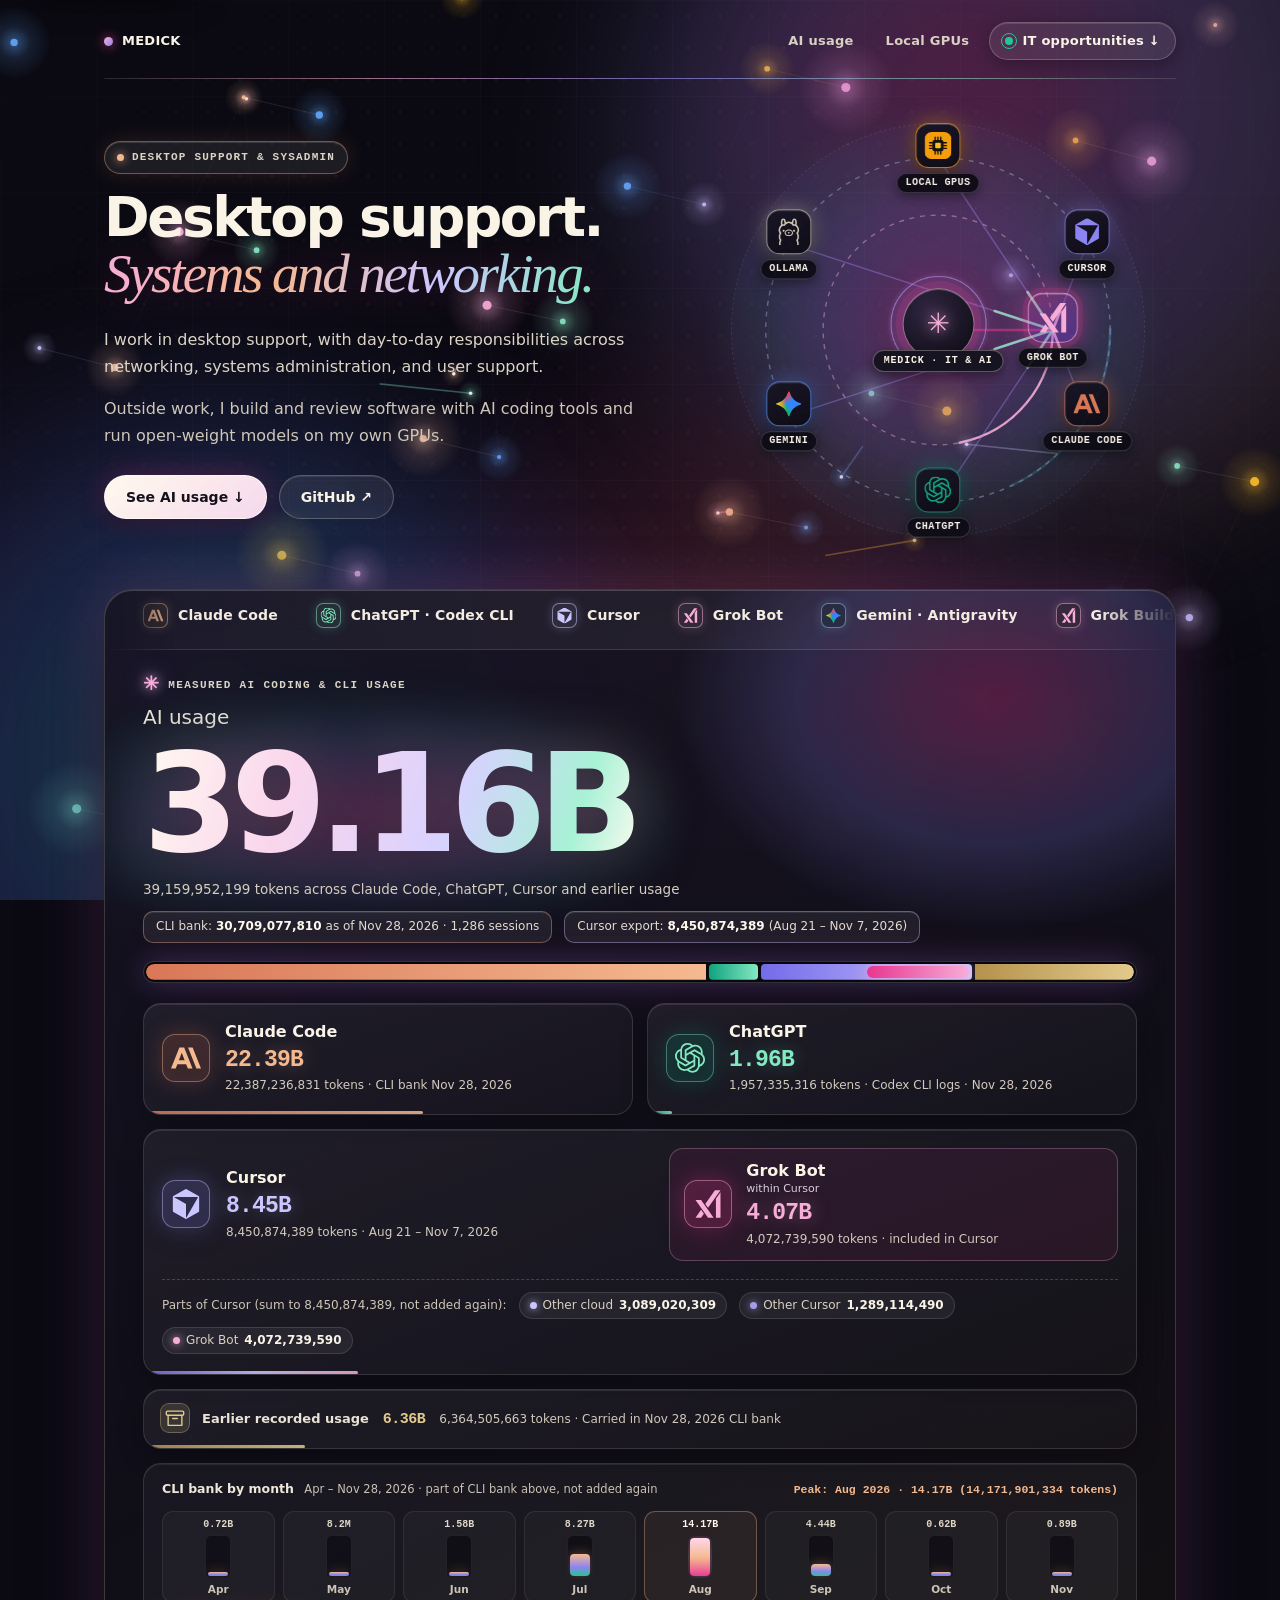
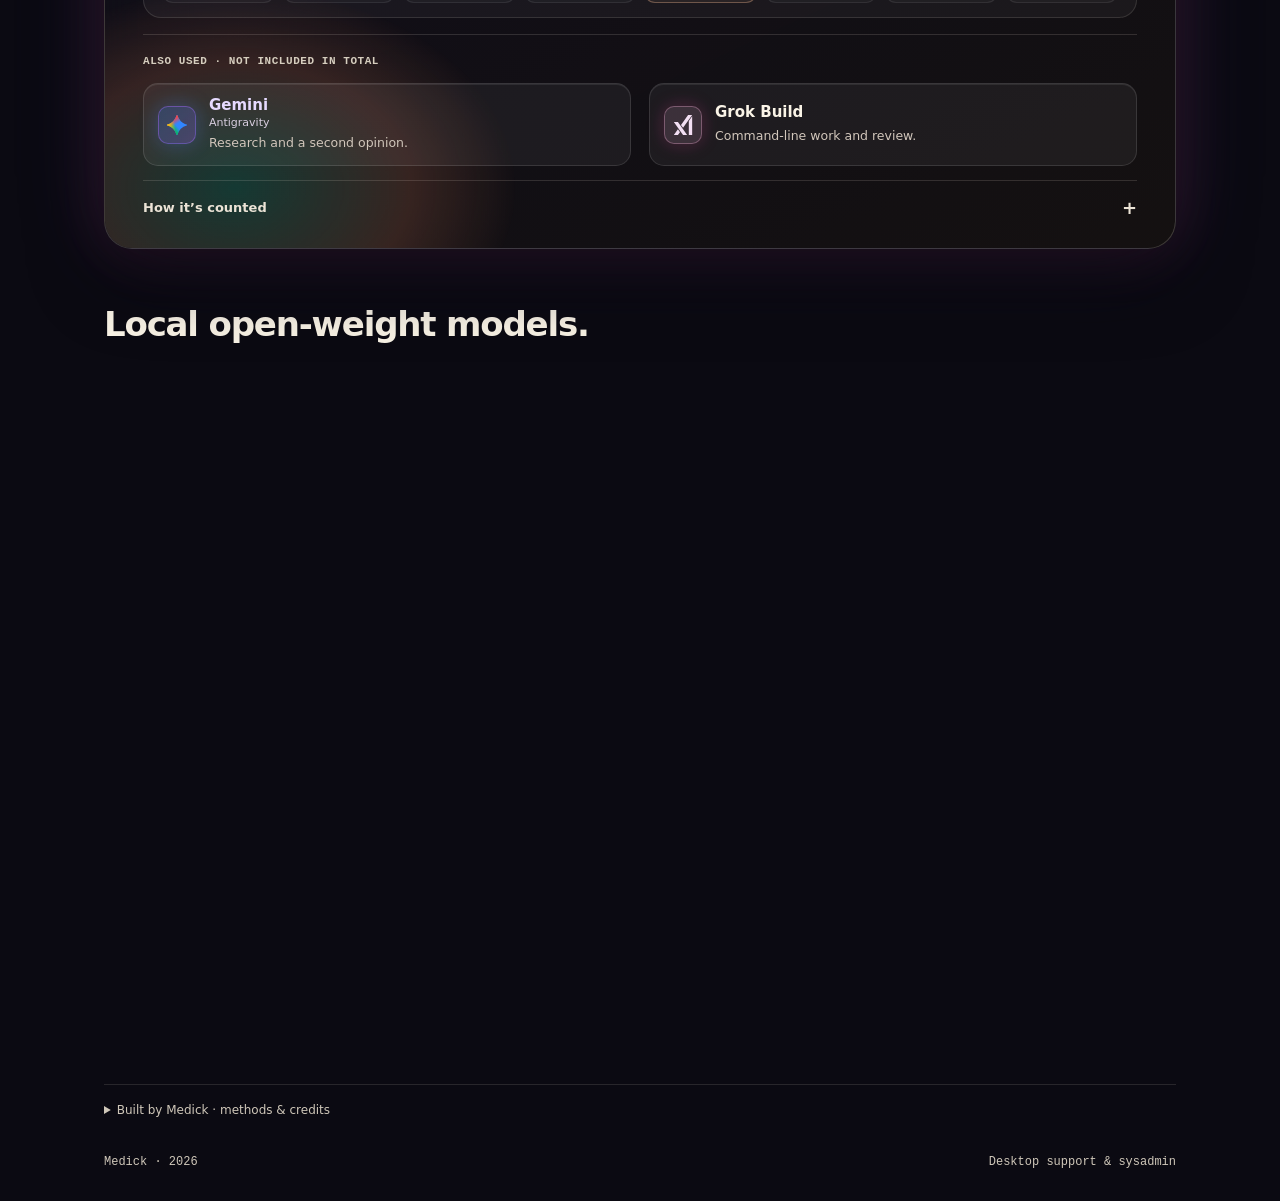
<file: index.html>
<!doctype html>
<html lang="en">
<head>
  <meta charset="utf-8">
  <meta name="viewport" content="width=device-width,initial-scale=1">
  <meta name="theme-color" content="#0b0a12">
  <title>Medick · AI usage ticker: 39B+ tokens</title>
  <meta name="description" content="Desktop support and systems administration. A measured, daily-updated count of the AI tokens I&#39;ve used in Claude Code, ChatGPT and Cursor, plus the open-weight models I run on my own GPUs.">
  <meta property="og:type" content="website">
  <meta property="og:title" content="Medick · AI usage ticker: 39B+ tokens">
  <meta property="og:description" content="Desktop support and systems administration. A measured, daily-updated count of the AI tokens I&#39;ve used in Claude Code, ChatGPT and Cursor, plus the open-weight models I run on my own GPUs.">
  <meta property="og:url" content="https://medick51o.github.io/token-ticker/">
  <meta property="og:image" content="https://medick51o.github.io/token-ticker/og-20261118.png">
  <meta property="og:image:type" content="image/png">
  <meta property="og:image:width" content="1200">
  <meta property="og:image:height" content="627">
  <meta property="og:image:alt" content="Medick: desktop support and systems administration, with a measured AI usage token total">
  <meta name="twitter:card" content="summary_large_image">
  <meta name="twitter:title" content="Medick · AI usage ticker: 39B+ tokens">
  <meta name="twitter:description" content="Desktop support and systems administration. A measured, daily-updated count of the AI tokens I&#39;ve used in Claude Code, ChatGPT and Cursor, plus the open-weight models I run on my own GPUs.">
  <meta name="twitter:image" content="https://medick51o.github.io/token-ticker/og-20261118.png">
  <link rel="icon" type="image/svg+xml" href="favicon.svg">
  <link rel="stylesheet" href="styles.css">
</head>
<body>
<a class="skip-link" href="#main">Skip to main content</a>
<svg width="0" height="0" style="position:absolute" aria-hidden="true" focusable="false">
  <defs><linearGradient gradientUnits="userSpaceOnUse" id="lobe-icons-gemini-0-_R_0_" x1="7" x2="11" y1="15.5" y2="12"><stop stop-color="#08B962"></stop><stop offset="1" stop-color="#08B962" stop-opacity="0"></stop></linearGradient><linearGradient gradientUnits="userSpaceOnUse" id="lobe-icons-gemini-1-_R_0_" x1="8" x2="11.5" y1="5.5" y2="11"><stop stop-color="#F94543"></stop><stop offset="1" stop-color="#F94543" stop-opacity="0"></stop></linearGradient><linearGradient gradientUnits="userSpaceOnUse" id="lobe-icons-gemini-2-_R_0_" x1="3.5" x2="17.5" y1="13.5" y2="12"><stop stop-color="#FABC12"></stop><stop offset=".46" stop-color="#FABC12" stop-opacity="0"></stop></linearGradient></defs>
  <symbol id="m-history" viewBox="0 0 48 48"><rect x="5" y="9" width="38" height="9" rx="3" fill="none" stroke="currentColor" stroke-width="3"/><path d="M9 18v22h30V18M19 25h10" fill="none" stroke="currentColor" stroke-width="3" stroke-linejoin="round" stroke-linecap="round"/></symbol>
  <symbol id="m-re" viewBox="0 0 48 48"><rect width="48" height="48" rx="13" fill="#FFD58A"/><circle cx="21" cy="21" r="9" fill="none" stroke="#15130F" stroke-width="3.5"/><line x1="28" y1="28" x2="37" y2="37" stroke="#15130F" stroke-width="4" stroke-linecap="round"/></symbol>
  <symbol id="m-local" viewBox="0 0 48 48"><rect width="48" height="48" rx="13" fill="#F59E0B"/><rect x="14" y="14" width="20" height="20" rx="4" fill="#15130F"/><rect x="19" y="19" width="10" height="10" rx="2" fill="#FBBF24"/><g stroke="#15130F" stroke-width="2.4" stroke-linecap="round"><path d="M19 9v5M24 9v5M29 9v5M19 34v5M24 34v5M29 34v5M9 19h5M9 24h5M9 29h5M34 19h5M34 24h5M34 29h5"/></g></symbol>
  <symbol id="company-anthropic" viewBox="0 0 24 24" fill="currentColor" fill-rule="evenodd"><path d="M17.3041 3.541h-3.6718l6.696 16.918H24Zm-10.6082 0L0 20.459h3.7442l1.3693-3.5527h7.0052l1.3693 3.5528h3.7442L10.5363 3.5409Zm-.3712 10.2232 2.2914-5.9456 2.2914 5.9456Z"/></symbol>
  <symbol id="company-openai" viewBox="0 0 24 24" fill="currentColor" fill-rule="evenodd"><path d="M9.205 8.658v-2.26c0-.19.072-.333.238-.428l4.543-2.616c.619-.357 1.356-.523 2.117-.523 2.854 0 4.662 2.212 4.662 4.566 0 .167 0 .357-.024.547l-4.71-2.759a.797.797 0 00-.856 0l-5.97 3.473zm10.609 8.8V12.06c0-.333-.143-.57-.429-.737l-5.97-3.473 1.95-1.118a.433.433 0 01.476 0l4.543 2.617c1.309.76 2.189 2.378 2.189 3.948 0 1.808-1.07 3.473-2.76 4.163zM7.802 12.703l-1.95-1.142c-.167-.095-.239-.238-.239-.428V5.899c0-2.545 1.95-4.472 4.591-4.472 1 0 1.927.333 2.712.928L8.23 5.067c-.285.166-.428.404-.428.737v6.898zM12 15.128l-2.795-1.57v-3.33L12 8.658l2.795 1.57v3.33L12 15.128zm1.796 7.23c-1 0-1.927-.332-2.712-.927l4.686-2.712c.285-.166.428-.404.428-.737v-6.898l1.974 1.142c.167.095.238.238.238.428v5.233c0 2.545-1.974 4.472-4.614 4.472zm-5.637-5.303l-4.544-2.617c-1.308-.761-2.188-2.378-2.188-3.948A4.482 4.482 0 014.21 6.327v5.423c0 .333.143.571.428.738l5.947 3.449-1.95 1.118a.432.432 0 01-.476 0zm-.262 3.9c-2.688 0-4.662-2.021-4.662-4.519 0-.19.024-.38.047-.57l4.686 2.71c.286.167.571.167.856 0l5.97-3.448v2.26c0 .19-.07.333-.237.428l-4.543 2.616c-.619.357-1.356.523-2.117.523zm5.899 2.83a5.947 5.947 0 005.827-4.756C22.287 18.339 24 15.84 24 13.296c0-1.665-.713-3.282-1.998-4.448.119-.5.19-.999.19-1.498 0-3.401-2.759-5.947-5.946-5.947-.642 0-1.26.095-1.88.31A5.962 5.962 0 0010.205 0a5.947 5.947 0 00-5.827 4.757C1.713 5.447 0 7.945 0 10.49c0 1.666.713 3.283 1.998 4.448-.119.5-.19 1-.19 1.499 0 3.401 2.759 5.946 5.946 5.946.642 0 1.26-.095 1.88-.309a5.96 5.96 0 004.162 1.713z"></path></symbol>
  <symbol id="company-cursor" viewBox="0 0 24 24" fill="currentColor" fill-rule="evenodd"><path d="M11.503.131 1.891 5.678a.84.84 0 0 0-.42.726v11.188c0 .3.162.575.42.724l9.609 5.55a1 1 0 0 0 .998 0l9.61-5.55a.84.84 0 0 0 .42-.724V6.404a.84.84 0 0 0-.42-.726L12.497.131a1.01 1.01 0 0 0-.996 0M2.657 6.338h18.55c.263 0 .43.287.297.515L12.23 22.918c-.062.107-.229.064-.229-.06V12.335a.59.59 0 0 0-.295-.51l-9.11-5.257c-.109-.063-.064-.23.061-.23"/></symbol>
  <symbol id="company-xai" viewBox="0 0 24 24" fill="currentColor" fill-rule="evenodd"><path d="M6.469 8.776L16.512 23h-4.464L2.005 8.776H6.47zm-.004 7.9l2.233 3.164L6.467 23H2l4.465-6.324zM22 2.582V23h-3.659V7.764L22 2.582zM22 1l-9.952 14.095-2.233-3.163L17.533 1H22z"></path></symbol>
  <symbol id="company-gemini" viewBox="0 0 24 24" fill="currentColor" fill-rule="evenodd"><path d="M20.616 10.835a14.147 14.147 0 01-4.45-3.001 14.111 14.111 0 01-3.678-6.452.503.503 0 00-.975 0 14.134 14.134 0 01-3.679 6.452 14.155 14.155 0 01-4.45 3.001c-.65.28-1.318.505-2.002.678a.502.502 0 000 .975c.684.172 1.35.397 2.002.677a14.147 14.147 0 014.45 3.001 14.112 14.112 0 013.679 6.453.502.502 0 00.975 0c.172-.685.397-1.351.677-2.003a14.145 14.145 0 013.001-4.45 14.113 14.113 0 016.453-3.678.503.503 0 000-.975 13.245 13.245 0 01-2.003-.678z" fill="#3186FF"></path><path d="M20.616 10.835a14.147 14.147 0 01-4.45-3.001 14.111 14.111 0 01-3.678-6.452.503.503 0 00-.975 0 14.134 14.134 0 01-3.679 6.452 14.155 14.155 0 01-4.45 3.001c-.65.28-1.318.505-2.002.678a.502.502 0 000 .975c.684.172 1.35.397 2.002.677a14.147 14.147 0 014.45 3.001 14.112 14.112 0 013.679 6.453.502.502 0 00.975 0c.172-.685.397-1.351.677-2.003a14.145 14.145 0 013.001-4.45 14.113 14.113 0 016.453-3.678.503.503 0 000-.975 13.245 13.245 0 01-2.003-.678z" fill="url(#lobe-icons-gemini-0-_R_0_)"></path><path d="M20.616 10.835a14.147 14.147 0 01-4.45-3.001 14.111 14.111 0 01-3.678-6.452.503.503 0 00-.975 0 14.134 14.134 0 01-3.679 6.452 14.155 14.155 0 01-4.45 3.001c-.65.28-1.318.505-2.002.678a.502.502 0 000 .975c.684.172 1.35.397 2.002.677a14.147 14.147 0 014.45 3.001 14.112 14.112 0 013.679 6.453.502.502 0 00.975 0c.172-.685.397-1.351.677-2.003a14.145 14.145 0 013.001-4.45 14.113 14.113 0 016.453-3.678.503.503 0 000-.975 13.245 13.245 0 01-2.003-.678z" fill="url(#lobe-icons-gemini-1-_R_0_)"></path><path d="M20.616 10.835a14.147 14.147 0 01-4.45-3.001 14.111 14.111 0 01-3.678-6.452.503.503 0 00-.975 0 14.134 14.134 0 01-3.679 6.452 14.155 14.155 0 01-4.45 3.001c-.65.28-1.318.505-2.002.678a.502.502 0 000 .975c.684.172 1.35.397 2.002.677a14.147 14.147 0 014.45 3.001 14.112 14.112 0 013.679 6.453.502.502 0 00.975 0c.172-.685.397-1.351.677-2.003a14.145 14.145 0 013.001-4.45 14.113 14.113 0 016.453-3.678.503.503 0 000-.975 13.245 13.245 0 01-2.003-.678z" fill="url(#lobe-icons-gemini-2-_R_0_)"></path></symbol>
  <symbol id="company-ollama" viewBox="0 0 24 24" fill="currentColor" fill-rule="evenodd"><path d="M16.361 10.26a.894.894 0 0 0-.558.47l-.072.148.001.207c0 .193.004.217.059.353.076.193.152.312.291.448.24.238.51.3.872.205a.86.86 0 0 0 .517-.436.752.752 0 0 0 .08-.498c-.064-.453-.33-.782-.724-.897a1.06 1.06 0 0 0-.466 0zm-9.203.005c-.305.096-.533.32-.65.639a1.187 1.187 0 0 0-.06.52c.057.309.31.59.598.667.362.095.632.033.872-.205.14-.136.215-.255.291-.448.055-.136.059-.16.059-.353l.001-.207-.072-.148a.894.894 0 0 0-.565-.472 1.02 1.02 0 0 0-.474.007Zm4.184 2c-.131.071-.223.25-.195.383.031.143.157.288.353.407.105.063.112.072.117.136.004.038-.01.146-.029.243-.02.094-.036.194-.036.222.002.074.07.195.143.253.064.052.076.054.255.059.164.005.198.001.264-.03.169-.082.212-.234.15-.525-.052-.243-.042-.28.087-.355.137-.08.281-.219.324-.314a.365.365 0 0 0-.175-.48.394.394 0 0 0-.181-.033c-.126 0-.207.03-.355.124l-.085.053-.053-.032c-.219-.13-.259-.145-.391-.143a.396.396 0 0 0-.193.032zm.39-2.195c-.373.036-.475.05-.654.086-.291.06-.68.195-.951.328-.94.46-1.589 1.226-1.787 2.114-.04.176-.045.234-.045.53 0 .294.005.357.043.524.264 1.16 1.332 2.017 2.714 2.173.3.033 1.596.033 1.896 0 1.11-.125 2.064-.727 2.493-1.571.114-.226.169-.372.22-.602.039-.167.044-.23.044-.523 0-.297-.005-.355-.045-.531-.288-1.29-1.539-2.304-3.072-2.497a6.873 6.873 0 0 0-.855-.031zm.645.937a3.283 3.283 0 0 1 1.44.514c.223.148.537.458.671.662.166.251.26.508.303.82.02.143.01.251-.043.482-.08.345-.332.705-.672.957a3.115 3.115 0 0 1-.689.348c-.382.122-.632.144-1.525.138-.582-.006-.686-.01-.853-.042-.57-.107-1.022-.334-1.35-.68-.264-.28-.385-.535-.45-.946-.03-.192.025-.509.137-.776.136-.326.488-.73.836-.963.403-.269.934-.46 1.422-.512.187-.02.586-.02.773-.002zm-5.503-11a1.653 1.653 0 0 0-.683.298C5.617.74 5.173 1.666 4.985 2.819c-.07.436-.119 1.04-.119 1.503 0 .544.064 1.24.155 1.721.02.107.031.202.023.208a8.12 8.12 0 0 1-.187.152 5.324 5.324 0 0 0-.949 1.02 5.49 5.49 0 0 0-.94 2.339 6.625 6.625 0 0 0-.023 1.357c.091.78.325 1.438.727 2.04l.13.195-.037.064c-.269.452-.498 1.105-.605 1.732-.084.496-.095.629-.095 1.294 0 .67.009.803.088 1.266.095.555.288 1.143.503 1.534.071.128.243.393.264.407.007.003-.014.067-.046.141a7.405 7.405 0 0 0-.548 1.873c-.062.417-.071.552-.071.991 0 .56.031.832.148 1.279L3.42 24h1.478l-.05-.091c-.297-.552-.325-1.575-.068-2.597.117-.472.25-.819.498-1.296l.148-.29v-.177c0-.165-.003-.184-.057-.293a.915.915 0 0 0-.194-.25 1.74 1.74 0 0 1-.385-.543c-.424-.92-.506-2.286-.208-3.451.124-.486.329-.918.544-1.154a.787.787 0 0 0 .223-.531c0-.195-.07-.355-.224-.522a3.136 3.136 0 0 1-.817-1.729c-.14-.96.114-2.005.69-2.834.563-.814 1.353-1.336 2.237-1.475.199-.033.57-.028.776.01.226.04.367.028.512-.041.179-.085.268-.19.374-.431.093-.215.165-.333.36-.576.234-.29.46-.489.822-.729.413-.27.884-.467 1.352-.561.17-.035.25-.04.569-.04.319 0 .398.005.569.04a4.07 4.07 0 0 1 1.914.997c.117.109.398.457.488.602.034.057.095.177.132.267.105.241.195.346.374.43.14.068.286.082.503.045.343-.058.607-.053.943.016 1.144.23 2.14 1.173 2.581 2.437.385 1.108.276 2.267-.296 3.153-.097.15-.193.27-.333.419-.301.322-.301.722-.001 1.053.493.539.801 1.866.708 3.036-.062.772-.26 1.463-.533 1.854a2.096 2.096 0 0 1-.224.258.916.916 0 0 0-.194.25c-.054.109-.057.128-.057.293v.178l.148.29c.248.476.38.823.498 1.295.253 1.008.231 2.01-.059 2.581a.845.845 0 0 0-.044.098c0 .006.329.009.732.009h.73l.02-.074.036-.134c.019-.076.057-.3.088-.516.029-.217.029-1.016 0-1.258-.11-.875-.295-1.57-.597-2.226-.032-.074-.053-.138-.046-.141.008-.005.057-.074.108-.152.376-.569.607-1.284.724-2.228.031-.26.031-1.378 0-1.628-.083-.645-.182-1.082-.348-1.525a6.083 6.083 0 0 0-.329-.7l-.038-.064.131-.194c.402-.604.636-1.262.727-2.04a6.625 6.625 0 0 0-.024-1.358 5.512 5.512 0 0 0-.939-2.339 5.325 5.325 0 0 0-.95-1.02 8.097 8.097 0 0 1-.186-.152.692.692 0 0 1 .023-.208c.208-1.087.201-2.443-.017-3.503-.19-.924-.535-1.658-.98-2.082-.354-.338-.716-.482-1.15-.455-.996.059-1.8 1.205-2.116 3.01a6.805 6.805 0 0 0-.097.726c0 .036-.007.066-.015.066a.96.96 0 0 1-.149-.078A4.857 4.857 0 0 0 12 3.03c-.832 0-1.687.243-2.456.698a.958.958 0 0 1-.148.078c-.008 0-.015-.03-.015-.066a6.71 6.71 0 0 0-.097-.725C8.997 1.392 8.337.319 7.46.048a2.096 2.096 0 0 0-.585-.041Zm.293 1.402c.248.197.523.759.682 1.388.03.113.06.244.069.292.007.047.026.152.041.233.067.365.098.76.102 1.24l.002.475-.12.175-.118.178h-.278c-.324 0-.646.041-.954.124l-.238.06c-.033.007-.038-.003-.057-.144a8.438 8.438 0 0 1 .016-2.323c.124-.788.413-1.501.696-1.711.067-.05.079-.049.157.013zm9.825-.012c.17.126.358.46.498.888.28.854.36 2.028.212 3.145-.019.14-.024.151-.057.144l-.238-.06a3.693 3.693 0 0 0-.954-.124h-.278l-.119-.178-.119-.175.002-.474c.004-.669.066-1.19.214-1.772.157-.623.434-1.185.68-1.382.078-.062.09-.063.159-.012z"/></symbol>
  <symbol id="company-meta" viewBox="0 0 24 24" fill="currentColor" fill-rule="evenodd"><path d="M6.915 4.03c-1.968 0-3.683 1.28-4.871 3.113C.704 9.208 0 11.883 0 14.449c0 .706.07 1.369.21 1.973a6.624 6.624 0 0 0 .265.86 5.297 5.297 0 0 0 .371.761c.696 1.159 1.818 1.927 3.593 1.927 1.497 0 2.633-.671 3.965-2.444.76-1.012 1.144-1.626 2.663-4.32l.756-1.339.186-.325c.061.1.121.196.183.3l2.152 3.595c.724 1.21 1.665 2.556 2.47 3.314 1.046.987 1.992 1.22 3.06 1.22 1.075 0 1.876-.355 2.455-.843a3.743 3.743 0 0 0 .81-.973c.542-.939.861-2.127.861-3.745 0-2.72-.681-5.357-2.084-7.45-1.282-1.912-2.957-2.93-4.716-2.93-1.047 0-2.088.467-3.053 1.308-.652.57-1.257 1.29-1.82 2.05-.69-.875-1.335-1.547-1.958-2.056-1.182-.966-2.315-1.303-3.454-1.303zm10.16 2.053c1.147 0 2.188.758 2.992 1.999 1.132 1.748 1.647 4.195 1.647 6.4 0 1.548-.368 2.9-1.839 2.9-.58 0-1.027-.23-1.664-1.004-.496-.601-1.343-1.878-2.832-4.358l-.617-1.028a44.908 44.908 0 0 0-1.255-1.98c.07-.109.141-.224.211-.327 1.12-1.667 2.118-2.602 3.358-2.602zm-10.201.553c1.265 0 2.058.791 2.675 1.446.307.327.737.871 1.234 1.579l-1.02 1.566c-.757 1.163-1.882 3.017-2.837 4.338-1.191 1.649-1.81 1.817-2.486 1.817-.524 0-1.038-.237-1.383-.794-.263-.426-.464-1.13-.464-2.046 0-2.221.63-4.535 1.66-6.088.454-.687.964-1.226 1.533-1.533a2.264 2.264 0 0 1 1.088-.285z"/></symbol>
</svg>
<canvas id="bg-canvas" class="bg-canvas" aria-hidden="true"></canvas>
<div class="bg-aurora" aria-hidden="true">
  <span class="bg-orb bg-orb-a"></span>
  <span class="bg-orb bg-orb-b"></span>
  <span class="bg-orb bg-orb-c"></span>
  <span class="bg-grid"></span>
</div>
<div class="page">
  <nav class="nav" aria-label="Primary">
    <a class="nav-brand" href="#"><i class="nav-dot" aria-hidden="true"></i>MEDICK</a>
    <div class="nav-links">
      <a class="nav-link" href="#ticker">AI usage</a>
      <a class="nav-link" href="#local-models">Local GPUs</a>
      <a class="nav-pill" href="#talk"><i aria-hidden="true"></i><span>IT opportunities ↓</span></a>
    </div>
  </nav>
  <main id="main">
    <section class="intro">
      <div class="intro-copy">
        <p class="eyebrow"><i aria-hidden="true"></i>Desktop support &amp; sysadmin</p>
        <h1>Desktop support.<br><em>Systems and networking.</em></h1>
        <p class="intro-lead">I work in desktop support, with day-to-day responsibilities across networking, systems administration, and user support.</p>
        <p class="intro-sub">Outside work, I build and review software with AI coding tools and run open-weight models on my own GPUs.</p>
        <div class="intro-actions">
          <a class="btn-primary" href="#ticker">See AI usage ↓</a>
          <a class="btn-ghost" href="https://github.com/medick51o" target="_blank" rel="noopener noreferrer">GitHub ↗</a>
        </div>
      </div>
      <div class="orbit-stage" aria-hidden="true">
        <div class="orbit-glow"></div>
        <div class="orbit-compass"></div>
        <div class="orbit">
          <div class="spin">
            <svg viewBox="14.645 14.645 70.71 70.71">
              <defs>
                <linearGradient id="orbit-ring-sig" x1="0%" y1="0%" x2="100%" y2="100%">
                  <stop offset="0%" stop-color="#f7add8" stop-opacity="0.95"/>
                  <stop offset="50%" stop-color="#8c84f0" stop-opacity="0.75"/>
                  <stop offset="100%" stop-color="#24c495" stop-opacity="0"/>
                </linearGradient>
                <linearGradient id="orbit-spoke-sig" x1="0%" y1="0%" x2="100%" y2="0%">
                  <stop offset="0%" stop-color="#f7add8" stop-opacity="0.9"/>
                  <stop offset="100%" stop-color="#84e8c2" stop-opacity="0.85"/>
                </linearGradient>
              </defs>
              <circle cx="50" cy="50" r="28" fill="none" stroke="rgba(246,178,218,0.42)" stroke-width=".35" stroke-dasharray="1.2 1.4"/>
              <circle cx="50" cy="50" r="42" fill="none" stroke="rgba(199,193,255,0.38)" stroke-width=".35" stroke-dasharray="1.2 1.4"/>
              <circle class="orbit-tracer orbit-tracer-outer" cx="50" cy="50" r="42" pathLength="100" fill="none" stroke="url(#orbit-ring-sig)" stroke-width=".62" stroke-linecap="round" stroke-dasharray="18 82"/>
              <circle class="orbit-tracer orbit-tracer-inner" cx="50" cy="50" r="28" pathLength="100" fill="none" stroke="#f7add8" stroke-width=".58" stroke-linecap="round" stroke-dasharray="22 78"/>
              <g stroke="rgba(168,139,250,0.38)" stroke-width=".34">
                <line x1="78" y1="50" x2="86.37" y2="29"/><line x1="78" y1="50" x2="86.37" y2="71"/><line x1="78" y1="50" x2="50" y2="8"/>
                <line x1="78" y1="50" x2="50" y2="92"/><line x1="78" y1="50" x2="13.63" y2="71"/><line x1="78" y1="50" x2="13.63" y2="29"/>
              </g>
              <g class="spoke-pulses" fill="none" stroke="url(#orbit-spoke-sig)" stroke-width=".66" stroke-linecap="round">
                <line class="spoke-pulse s1" pathLength="100" x1="78" y1="50" x2="86.37" y2="29"/>
                <line class="spoke-pulse s2" pathLength="100" x1="78" y1="50" x2="86.37" y2="71"/>
                <line class="spoke-pulse s3" pathLength="100" x1="78" y1="50" x2="50" y2="92"/>
                <line class="spoke-pulse s4" pathLength="100" x1="78" y1="50" x2="13.63" y2="71"/>
                <line class="spoke-pulse s5" pathLength="100" x1="78" y1="50" x2="13.63" y2="29"/>
                <line class="spoke-pulse s6" pathLength="100" x1="78" y1="50" x2="50" y2="8"/>
              </g>
              <line x1="50" y1="50" x2="78" y2="50" stroke="rgba(232,54,143,0.55)" stroke-width=".65" stroke-linecap="round"/>
              <line class="core-tether-pulse" pathLength="100" x1="50" y1="50" x2="78" y2="50" stroke="#ffd1ec" stroke-width=".95" stroke-linecap="round"/>
            </svg>
            <div class="node bot" style="--a:0deg;--r:calc(var(--S)*.28);--nc:#E8368F"><div><div><svg class="mk" viewBox="0 0 24 24"><use href="#company-xai"/></svg><span>Grok Bot</span></div></div></div>
            <div class="node" style="--a:-30deg;--r:calc(var(--S)*.42);--nc:#8C84F0"><div><div><svg class="mk" viewBox="0 0 24 24"><use href="#company-cursor"/></svg><span>Cursor</span></div></div></div>
            <div class="node" style="--a:30deg;--r:calc(var(--S)*.42);--nc:#D97757"><div><div><svg class="mk" viewBox="0 0 24 24"><use href="#company-anthropic"/></svg><span>Claude Code</span></div></div></div>
            <div class="node" style="--a:90deg;--r:calc(var(--S)*.42);--nc:#10A37F"><div><div><svg class="mk" viewBox="0 0 24 24"><use href="#company-openai"/></svg><span>ChatGPT</span></div></div></div>
            <div class="node" style="--a:150deg;--r:calc(var(--S)*.42);--nc:#4F8CFF"><div><div><svg class="mk" viewBox="0 0 24 24"><use href="#company-gemini"/></svg><span>Gemini</span></div></div></div>
            <div class="node" style="--a:210deg;--r:calc(var(--S)*.42);--nc:#CFC7B6"><div><div><svg class="mk" viewBox="0 0 24 24"><use href="#company-ollama"/></svg><span>Ollama</span></div></div></div>
            <div class="node" style="--a:270deg;--r:calc(var(--S)*.42);--nc:#F59E0B"><div><div><svg class="mk" viewBox="0 0 48 48"><use href="#m-local"/></svg><span>Local GPUs</span></div></div></div>
          </div>
          <div class="core">
            <div class="core-ring"></div>
            <div class="core-ring core-ring-b"></div>
            <div class="core-badge"><span class="core-spark">✳</span></div>
            <span>Medick · IT &amp; AI</span>
          </div>
        </div>
      </div>
    </section>

    <section class="ticker" id="ticker" aria-labelledby="hero-label">
      <div class="marq" aria-hidden="true">
        <div class="marq-track">
          <span style="--mc:#f5b990"><svg class="mk" viewBox="0 0 24 24"><use href="#company-anthropic"/></svg>Claude Code</span>
          <span style="--mc:#84e8c2"><svg class="mk" viewBox="0 0 24 24"><use href="#company-openai"/></svg>ChatGPT · Codex CLI</span>
          <span style="--mc:#ccc6ff"><svg class="mk" viewBox="0 0 24 24"><use href="#company-cursor"/></svg>Cursor</span>
          <span style="--mc:#f7add8"><svg class="mk" viewBox="0 0 24 24"><use href="#company-xai"/></svg>Grok Bot</span>
          <span style="--mc:#93c5fd"><svg class="mk" viewBox="0 0 24 24"><use href="#company-gemini"/></svg>Gemini · Antigravity</span>
          <span style="--mc:#f7add8"><svg class="mk" viewBox="0 0 24 24"><use href="#company-xai"/></svg>Grok Build</span>
          <span style="--mc:#f4f1ea"><svg class="mk" viewBox="0 0 24 24"><use href="#company-ollama"/></svg>Ollama</span>
          <span style="--mc:#6ea8ff"><svg class="mk" viewBox="0 0 24 24"><use href="#company-meta"/></svg>Llama</span>
          <span style="--mc:#fbbf24"><svg class="mk" viewBox="0 0 48 48"><use href="#m-local"/></svg>Local GPUs</span>
          <span style="--mc:#f5b990"><svg class="mk" viewBox="0 0 24 24"><use href="#company-anthropic"/></svg>Claude Code</span>
          <span style="--mc:#84e8c2"><svg class="mk" viewBox="0 0 24 24"><use href="#company-openai"/></svg>ChatGPT · Codex CLI</span>
          <span style="--mc:#ccc6ff"><svg class="mk" viewBox="0 0 24 24"><use href="#company-cursor"/></svg>Cursor</span>
          <span style="--mc:#f7add8"><svg class="mk" viewBox="0 0 24 24"><use href="#company-xai"/></svg>Grok Bot</span>
          <span style="--mc:#93c5fd"><svg class="mk" viewBox="0 0 24 24"><use href="#company-gemini"/></svg>Gemini · Antigravity</span>
          <span style="--mc:#f7add8"><svg class="mk" viewBox="0 0 24 24"><use href="#company-xai"/></svg>Grok Build</span>
          <span style="--mc:#f4f1ea"><svg class="mk" viewBox="0 0 24 24"><use href="#company-ollama"/></svg>Ollama</span>
          <span style="--mc:#6ea8ff"><svg class="mk" viewBox="0 0 24 24"><use href="#company-meta"/></svg>Llama</span>
          <span style="--mc:#fbbf24"><svg class="mk" viewBox="0 0 48 48"><use href="#m-local"/></svg>Local GPUs</span>
        </div>
      </div>
      <div class="kicker"><span class="spark" aria-hidden="true">✳</span> Measured AI coding &amp; CLI usage</div>
      <h2 id="hero-label">AI usage</h2>
      <div class="odometer-wrap">
        <div class="odometer-glow" aria-hidden="true"></div>
        <div class="big-number" id="odometer" aria-hidden="true">39.16B</div>
      </div>
      <div id="odometer-status" class="sr-only" aria-live="polite">39,159,952,199 tokens across Claude Code, ChatGPT, Cursor and earlier usage</div>
      <p class="energy" id="usage-context">39,159,952,199 tokens across Claude Code, ChatGPT, Cursor and earlier usage</p>
      <div class="snapshot-strip" id="snapshot-strip">
        <span id="cli-bank-pill">CLI bank: <strong>30,709,077,810</strong> as of Nov 28, 2026 · 1,286 sessions</span>
        <span id="cursor-bank-pill">Cursor export: <strong>8,450,874,389</strong> (Aug 21 – Nov 7, 2026)</span>
      </div>

      <div class="bar-track" id="bar-track">
        <div class="usage-bar" id="usage-bar" role="img" aria-label="Combined snapshots: Claude Code 22,387,236,831; ChatGPT 1,957,335,316; Cursor 8,450,874,389 including Grok Bot 4,072,739,590 as a subset; Earlier recorded usage 6,364,505,663">
          <span class="bar-part claude" id="bar-claude" data-tool="claude" style="flex:22387236831" title="Claude Code"></span>
          <span class="bar-part codex" id="bar-codex" data-tool="codex" style="flex:1957335316" title="ChatGPT (Codex CLI)"></span>
          <span class="bar-part cursor" id="bar-cursor" data-tool="cursor" style="flex:8450874389" title="Cursor"><b class="bar-subset-grok" id="bar-grok-subset" data-tool="grok" title="Grok Bot (within Cursor)" style="width:48.193114730249%"></b></span>
          <span class="bar-part history" id="bar-history" data-tool="history" style="flex:6364505663" title="Earlier recorded usage"></span>
        </div>
      </div>

      <div class="tool-grid" id="tools">
        <article class="tool-row claude" id="row-claude" data-tool="claude" style="--share:57.1687%" data-component="22387236831" aria-label="Claude Code, 22,387,236,831 tokens">
          <svg class="tool-icon" viewBox="0 0 24 24" aria-hidden="true"><use href="#company-anthropic"/></svg>
          <div class="tool-copy">
            <h3 class="tool-label">Claude Code</h3>
            <div class="tool-number" id="tool-claude">22.39B</div>
            <div class="tool-detail" id="claude-detail">22,387,236,831 tokens · CLI bank Nov 28, 2026</div>
          </div>
        </article>

        <article class="tool-row codex" id="row-codex" data-tool="codex" style="--share:4.9983%" data-component="1957335316" aria-label="ChatGPT, 1,957,335,316 tokens">
          <svg class="tool-icon" viewBox="0 0 24 24" aria-hidden="true"><use href="#company-openai"/></svg>
          <div class="tool-copy">
            <h3 class="tool-label">ChatGPT</h3>
            <div class="tool-number" id="tool-codex">1.96B</div>
            <div class="tool-detail" id="codex-detail">1,957,335,316 tokens · Codex CLI logs · Nov 28, 2026</div>
          </div>
        </article>

        <article class="tool-row cursor" id="row-cursor" data-tool="cursor" style="--share:21.5804%" data-component="8450874389" aria-label="Cursor, 8,450,874,389 tokens">
          <svg class="tool-icon" viewBox="0 0 24 24" aria-hidden="true"><use href="#company-cursor"/></svg>
          <div class="tool-copy">
            <h3 class="tool-label">Cursor</h3>
            <div class="tool-number" id="tool-cursor">8.45B</div>
            <div class="tool-detail" id="cursor-detail">8,450,874,389 tokens · Aug 21 – Nov 7, 2026</div>
          </div>
          <div class="tool-subset" id="row-grok-subset" data-tool="grok" role="group" aria-label="Grok Bot is included within Cursor">
            <svg class="tool-icon" viewBox="0 0 24 24" aria-hidden="true"><use href="#company-xai"/></svg>
            <div class="tool-copy">
              <h4 class="tool-label">Grok Bot <small>within Cursor</small></h4>
              <div class="tool-number" id="tool-grok">4.07B</div>
              <div class="tool-detail" id="grok-detail">4,072,739,590 tokens · included in Cursor</div>
            </div>
          </div>
          <div class="cursor-breakdown" id="cursor-breakdown" aria-label="Cursor parts: Other cloud 3,089,020,309, Other Cursor 1,289,114,490, Grok Bot 4,072,739,590; sum equals Cursor 8,450,874,389, not added again">
            <span class="cb-title">Parts of Cursor (sum to <span id="cursor-parts-sum">8,450,874,389</span>, not added again):</span>
            <span class="cb-part cb-cloud"><i aria-hidden="true"></i>Other cloud <strong id="cursor-part-cloud">3,089,020,309</strong></span>
            <span class="cb-part cb-other"><i aria-hidden="true"></i>Other Cursor <strong id="cursor-part-other">1,289,114,490</strong></span>
            <span class="cb-part cb-grok"><i aria-hidden="true"></i>Grok Bot <strong id="cursor-part-grok">4,072,739,590</strong></span>
          </div>
        </article>

        <article class="tool-row history" id="row-history" data-tool="history" style="--share:16.2526%" data-component="6364505663" aria-label="Earlier recorded usage, 6,364,505,663 tokens">
          <svg class="tool-icon" viewBox="0 0 48 48" aria-hidden="true"><use href="#m-history"/></svg>
          <div class="tool-copy">
            <h3 class="tool-label">Earlier recorded usage</h3>
            <div class="tool-number" id="tool-history">6.36B</div>
            <div class="tool-detail" id="history-detail">6,364,505,663 tokens · carried in Nov 28, 2026 CLI bank</div>
          </div>
        </article>
      </div>

      <div class="monthly-strip" id="monthly-strip" role="region" aria-label="CLI bank monthly activity">
        <div class="monthly-head">
          <span class="monthly-title">CLI bank by month <small>Apr – Nov 28, 2026 · part of CLI bank above, not added again</small></span>
          <span class="monthly-readout" id="monthly-readout" data-default="Peak: Aug 2026 · 14.17B (14,171,901,334 tokens)">Peak: Aug 2026 · 14.17B (14,171,901,334 tokens)</span>
        </div>
        <div class="monthly-bars" id="monthly-bars">
          <button type="button" class="m-bar" data-month="Apr 2026" data-tokens="724564909" aria-label="Apr 2026: 724,564,909 tokens"><span class="m-val">0.72B</span><span class="m-track"><span class="m-fill" style="height:5.11%"></span></span><span class="m-lbl">Apr</span></button>
          <button type="button" class="m-bar" data-month="May 2026" data-tokens="8246866" aria-label="May 2026: 8,246,866 tokens"><span class="m-val">8.2M</span><span class="m-track"><span class="m-fill" style="height:0.06%"></span></span><span class="m-lbl">May</span></button>
          <button type="button" class="m-bar" data-month="Jun 2026" data-tokens="1575630146" aria-label="Jun 2026: 1,575,630,146 tokens"><span class="m-val">1.58B</span><span class="m-track"><span class="m-fill" style="height:11.12%"></span></span><span class="m-lbl">Jun</span></button>
          <button type="button" class="m-bar" data-month="Jul 2026" data-tokens="8273279885" aria-label="Jul 2026: 8,273,279,885 tokens"><span class="m-val">8.27B</span><span class="m-track"><span class="m-fill" style="height:58.38%"></span></span><span class="m-lbl">Jul</span></button>
          <button type="button" class="m-bar is-peak" data-month="Aug 2026" data-tokens="14171901334" aria-label="Aug 2026: 14,171,901,334 tokens"><span class="m-val">14.17B</span><span class="m-track"><span class="m-fill" style="height:100.00%"></span></span><span class="m-lbl">Aug</span></button>
          <button type="button" class="m-bar" data-month="Sep 2026" data-tokens="4444748966" aria-label="Sep 2026: 4,444,748,966 tokens"><span class="m-val">4.44B</span><span class="m-track"><span class="m-fill" style="height:31.36%"></span></span><span class="m-lbl">Sep</span></button>
          <button type="button" class="m-bar" data-month="Oct 2026" data-tokens="616283149" aria-label="Oct 2026: 616,283,149 tokens"><span class="m-val">0.62B</span><span class="m-track"><span class="m-fill" style="height:4.35%"></span></span><span class="m-lbl">Oct</span></button>
          <button type="button" class="m-bar" data-month="Nov 2026" data-tokens="894422555" aria-label="Nov 2026: 894,422,555 tokens"><span class="m-val">0.89B</span><span class="m-track"><span class="m-fill" style="height:6.31%"></span></span><span class="m-lbl">Nov</span></button>
        </div>
      </div>

      <div class="also-tools" aria-labelledby="also-label">
        <p class="also-label" id="also-label">Also used · not included in total</p>
        <article class="also-tool gemini">
          <svg viewBox="0 0 24 24" aria-hidden="true"><use href="#company-gemini"/></svg>
          <div>
            <h3>Gemini <small>Antigravity</small></h3>
            <p>Research and a second opinion.</p>
          </div>
        </article>
        <article class="also-tool grok-build">
          <svg viewBox="0 0 24 24" aria-hidden="true"><use href="#company-xai"/></svg>
          <div>
            <h3>Grok Build</h3>
            <p>Command-line work and review.</p>
          </div>
        </article>
      </div>

      <details class="method" id="method">
        <summary>How it’s counted</summary>
        <p id="method-note">Counts come from two measured sources: local CLI session logs saved through Nov 28, 2026 (including cached input tokens) and Cursor&#x27;s official usage CSV export through Nov 7, 2026 (1,899 blank-token rows excluded). Grok Bot, other cloud agents, and other Cursor usage are parts of the Cursor total and are never added twice. Nothing estimated enters the token totals, and the numbers animate briefly once on load rather than streaming live. The sources are separate snapshots, so some overlap between them is possible.</p>
        <p class="method-meta" id="stats">1,286 CLI sessions recorded.</p>
        <p class="honest" id="honest-network-note">Only measured token counts appear in the totals above.</p>
      </details>
    </section>

    <section class="local-restored" id="local-models">
      <h2>Local open-weight models.</h2>
      <div class="local rv">
        <p class="in">Models I run on my own GPUs, no cloud needed.</p>
        <div class="rt">
          <span class="rtb" style="--c:#F4F1EA">
            <svg class="mk" viewBox="0 0 24 24" aria-hidden="true"><use href="#company-ollama"/></svg>
            <b>Ollama</b>
            <small>Local runner for the Qwen LLMs on my home-lab machines</small>
          </span>
          <span class="rtb" style="--c:#0866FF">
            <svg class="mk" viewBox="0 0 24 24" aria-hidden="true"><use href="#company-meta"/></svg>
            <b>Llama</b>
            <small>Meta’s open model family</small>
          </span>
        </div>
        <div class="groups">
          <div class="group-card">
            <h3 class="group-title">Code &amp; language</h3>
            <div class="chips">
              <span class="chip" style="--c:#F97316">Qwen3-Coder 30B</span>
              <span class="chip" style="--c:#FB923C">Qwen3.8 27B</span>
              <span class="chip" style="--c:#FBBF24">Qwen3 0.6B</span>
              <span class="chip" style="--c:#4ADE80">Qwen3-VL 8B</span>
            </div>
          </div>
          <div class="group-card">
            <h3 class="group-title">Images &amp; vision</h3>
            <div class="chips">
              <span class="chip" style="--c:#A3E635">Qwen-Image 2.1</span>
              <span class="chip" style="--c:#2DD4BF">Shuttle 3 Diffusion</span>
              <span class="chip" style="--c:#22D3EE">RealVisXL V5</span>
              <span class="chip" style="--c:#38BDF8">IP-Adapter FaceID</span>
              <span class="chip" style="--c:#818CF8">InsightFace</span>
              <span class="chip" style="--c:#F59E0B">Real-ESRGAN</span>
              <span class="chip" style="--c:#34D399">Depth-Anything V2</span>
            </div>
          </div>
          <div class="group-card">
            <h3 class="group-title">Sound &amp; music</h3>
            <div class="chips">
              <span class="chip" style="--c:#C084FC">YuE 7B + 1B</span>
              <span class="chip" style="--c:#F472B6">faster-whisper</span>
              <span class="chip" style="--c:#FB7185">HTDemucs</span>
              <span class="chip" style="--c:#60A5FA">Laya</span>
            </div>
          </div>
        </div>
        <div class="re">
          <svg class="mk" viewBox="0 0 48 48" aria-hidden="true"><use href="#m-re"/></svg>
          <p><b>Reverse engineering came first.</b> I was taking software apart to see how it works long before AI could help with that. Same habit, now pointed at models and agents.</p>
        </div>
      </div>
    </section>

    <section class="close rv" id="talk">
      <h2>Desktop support &amp; sysadmin opportunities</h2>
      <p><a href="https://github.com/medick51o" target="_blank" rel="noopener noreferrer">View my GitHub profile ↗</a></p>
    </section>
  </main>

  <details class="credits">
    <summary>Built by Medick · methods &amp; credits</summary>
    <pre id="credits"></pre>
    <p class="marks-note">Logos belong to their owners and do not imply endorsement.</p>
  </details>
  <footer>
    <span>Medick · 2026</span>
    <span>Desktop support &amp; sysadmin</span>
  </footer>
</div>

<script type="application/json" id="ticker-data-fallback">{"schema_version":2,"generated_at":"2026-11-28T16:00:02Z","featured_total":39159952199,"unit":"tokens","context_caption":"39,159,952,199 tokens across Claude Code, ChatGPT, Cursor and earlier usage","components":{"claude_code":{"label":"Claude Code","company":"Anthropic","icon":"company-anthropic","tokens":22387236831,"source_kind":"local_cli_banked","snapshot_date":"2026-11-28","snapshot_label":"CLI bank Nov 28, 2026","color":"#f0bb97"},"codex_cli":{"label":"ChatGPT","counted_from":"Codex CLI logs","company":"OpenAI","icon":"company-openai","tokens":1957335316,"source_kind":"local_cli_banked","snapshot_date":"2026-11-28","snapshot_label":"Codex CLI logs · Nov 28, 2026","color":"#87dbba"},"cursor":{"label":"Cursor","company":"Cursor","icon":"company-cursor","tokens":8450874389,"source_kind":"official_csv_snapshot","snapshot_at":"2026-11-07T16:25:13.686Z","snapshot_date":"2026-11-07","snapshot_range":["2026-08-21","2026-11-07"],"snapshot_label":"Aug 21 – Nov 7, 2026","color":"#c7c1ff","subset":{"key":"grok_bot","label":"Grok Bot","relation":"within Cursor","company":"xAI","icon":"company-xai","tokens":4072739590,"included_in_parent":true,"never_added_twice":true,"color":"#f1a8d3"},"breakdown":{"other_cloud":{"label":"Other cloud","tokens":3089020309,"included_in_parent":true,"never_added_twice":true},"other_cursor":{"label":"Other Cursor","tokens":1289114490,"included_in_parent":true,"never_added_twice":true},"grok_bot":{"label":"Grok Bot","tokens":4072739590,"included_in_parent":true,"never_added_twice":true}}},"earlier_recorded":{"label":"Earlier recorded usage","company":"Archive","icon":"m-history","tokens":6364505663,"source_kind":"frozen_bank_carry","snapshot_date":null,"snapshot_label":"Carried in Nov 28, 2026 CLI bank","color":"#d4bc83"}},"also_used":[{"key":"gemini_antigravity","label":"Gemini","sublabel":"Antigravity","icon":"company-gemini","note":"Research and a second opinion.","tokens":null,"included_in_total":false},{"key":"grok_build","label":"Grok Build","sublabel":null,"icon":"company-xai","note":"Command-line work and review.","tokens":null,"included_in_total":false}],"cli_summary":{"cli_bank_total":30709077810,"sessions_recorded":1286,"started":"2026-05-31","as_of":"2026-11-28T16:00:02Z","as_of_label":"Nov 28, 2026","claude_as_of":"2026-11-28T16:00:02Z","codex_as_of":"2026-11-28T16:00:02Z","monthly":[{"month":"2026-04","tokens":724564909},{"month":"2026-05","tokens":8246866},{"month":"2026-06","tokens":1575630146},{"month":"2026-07","tokens":8273279885},{"month":"2026-08","tokens":14171901334},{"month":"2026-09","tokens":4444748966},{"month":"2026-10","tokens":616283149},{"month":"2026-11","tokens":894422555}]},"cursor_snapshot_meta":{"latest_recorded_event_utc":"2026-11-07T16:25:13.686Z","selected_utc_dates":["2026-08-21","2026-11-07"],"measurable_rows":54583,"blank_token_rows_excluded":1899,"source_sha256":"b5e29d368c65eaa88893791d9b64bec8ab2660eca88afe22dc0d692ce2168c6d"},"methodology":{"summary":"Counts come from two measured sources: local CLI session logs saved through Nov 28, 2026 (including cached input tokens) and Cursor's official usage CSV export through Nov 7, 2026 (1,899 blank-token rows excluded). Grok Bot, other cloud agents, and other Cursor usage are parts of the Cursor total and are never added twice. Nothing estimated enters the token totals, and the numbers animate briefly once on load rather than streaming live. The sources are separate snapshots, so some overlap between them is possible."}}</script>
<script defer src="app.js"></script>
</body>
</html>
</file>
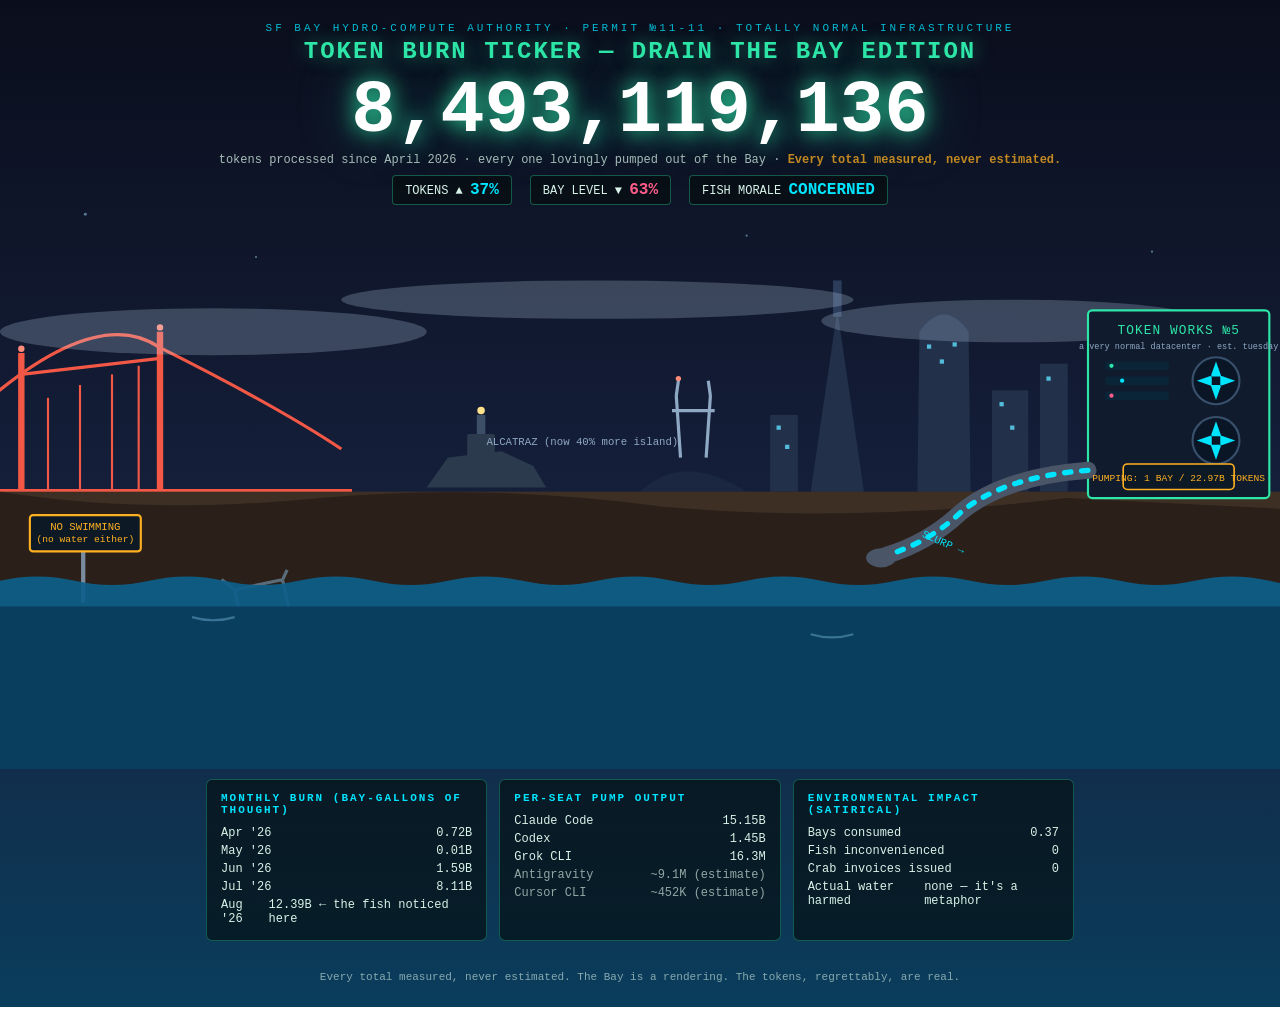
<file: contest/round4-baydrain/entry-claude.html>
<!DOCTYPE html>
<html lang="en">
<head>
<meta charset="utf-8">
<meta name="viewport" content="width=device-width, initial-scale=1">
<title>Token Burn Ticker — DRAIN THE BAY</title>
<style>
  :root {
    --sky1: #0a0e1c; --sky2: #16213e; --neon: #2ee6a8; --neon2: #00e5ff;
    --water: #0e5f8a; --water2: #0a3d5c; --mud: #3d2f24; --mud2: #2a2019;
    --pipe: #4a5568; --warn: #ffb020; --pink: #ff5c8a; --text: #d8f3e8;
  }
  * { margin: 0; padding: 0; box-sizing: border-box; }
  body {
    background: linear-gradient(var(--sky1), var(--sky2) 55%, var(--water2));
    color: var(--text); font-family: "Cascadia Code", Consolas, monospace;
    overflow-x: hidden; min-height: 100vh;
  }
  header { text-align: center; padding: 22px 12px 6px; position: relative; z-index: 5; }
  .toptag { color: var(--neon2); font-size: 11px; letter-spacing: 3px; opacity: .8; }
  h1 { font-size: clamp(15px, 2.6vw, 24px); letter-spacing: 2px; color: var(--neon);
       text-shadow: 0 0 18px rgba(46,230,168,.5); margin: 4px 0; }
  .counter { font-size: clamp(34px, 7vw, 74px); font-weight: 700; color: #fff;
       text-shadow: 0 0 22px var(--neon), 0 0 60px rgba(46,230,168,.35);
       font-variant-numeric: tabular-nums; }
  .sub { font-size: 12px; opacity: .75; }
  .sub b { color: var(--warn); }
  .gauges { display: flex; gap: 18px; justify-content: center; margin-top: 8px;
       font-size: 12px; flex-wrap: wrap; }
  .gauge { border: 1px solid rgba(46,230,168,.35); padding: 5px 12px; border-radius: 4px;
       background: rgba(4, 12, 10, .55); }
  .gauge .val { font-size: 16px; font-weight: bold; color: var(--neon2); font-variant-numeric: tabular-nums; }
  .gauge.bay .val { color: var(--pink); }
  #scene { display: block; width: 100%; height: min(62vh, 560px); }
  /* ---- water: whole group translates down as the bay drains ---- */
  #waterGroup { transition: none; }
  .wave { animation: waveShift 6s linear infinite; }
  @keyframes waveShift { from { transform: translateX(0); } to { transform: translateX(-140px); } }
  /* ---- fish flop: appear on the exposed floor, indignant ---- */
  .fish { transform-origin: center; opacity: 0; }
  .fish.landed { opacity: 1; animation: flop .9s ease-in-out infinite alternate; }
  .fish.landed.f2 { animation-duration: .7s; animation-delay: .25s; }
  .fish.landed.f3 { animation-duration: 1.15s; animation-delay: .5s; }
  @keyframes flop {
    0% { transform: rotate(-14deg) translateY(0); }
    55% { transform: rotate(10deg) translateY(-9px); }
    100% { transform: rotate(-8deg) translateY(0); }
  }
  .fishsay { opacity: 0; font-size: 11px; fill: var(--text); }
  .fishsay.on { opacity: .9; }
  /* ---- pump machinery ---- */
  .fan { transform-origin: center; animation: spin 1.1s linear infinite; }
  @keyframes spin { to { transform: rotate(360deg); } }
  .slurp { stroke-dasharray: 6 10; animation: slurpFlow .5s linear infinite; }
  @keyframes slurpFlow { to { stroke-dashoffset: -16; } }
  .steam { animation: rise 3s ease-in infinite; opacity: 0; }
  .steam.s2 { animation-delay: 1s; } .steam.s3 { animation-delay: 2s; }
  @keyframes rise { 0% { opacity: 0; transform: translateY(0); }
    25% { opacity: .5; } 100% { opacity: 0; transform: translateY(-46px); } }
  .blink { animation: blink 1.4s steps(2) infinite; }
  @keyframes blink { 50% { opacity: .25; } }
  .foglayer { animation: fogDrift 40s linear infinite alternate; }
  @keyframes fogDrift { to { transform: translateX(60px); } }
  /* ---- stats footer ---- */
  .stats { max-width: 900px; margin: 10px auto 30px; padding: 0 16px;
       display: grid; grid-template-columns: repeat(auto-fit, minmax(240px, 1fr)); gap: 12px; }
  .panel { border: 1px solid rgba(46,230,168,.3); border-radius: 6px; padding: 12px 14px;
       background: rgba(4, 12, 10, .6); font-size: 12px; }
  .panel h2 { font-size: 11px; color: var(--neon2); letter-spacing: 2px; margin-bottom: 8px; }
  .row { display: flex; justify-content: space-between; padding: 2px 0; }
  .row .n { font-variant-numeric: tabular-nums; }
  .est { opacity: .65; }
  footer { text-align: center; font-size: 11px; opacity: .6; padding-bottom: 24px; }
  @media (prefers-reduced-motion: reduce) {
    .wave, .fan, .slurp, .steam, .blink, .foglayer,
    .fish.landed { animation: none !important; }
  }
</style>
</head>
<body>

<header>
  <div class="toptag">SF BAY HYDRO-COMPUTE AUTHORITY · PERMIT №11-11 · TOTALLY NORMAL INFRASTRUCTURE</div>
  <h1>TOKEN BURN TICKER — DRAIN THE BAY EDITION</h1>
  <div class="counter" id="odo">0</div>
  <div class="sub">tokens processed since April 2026 · every one lovingly pumped out of the Bay · <b>Every total measured, never estimated.</b></div>
  <div class="gauges">
    <div class="gauge">TOKENS ▲ <span class="val" id="tokPct">0%</span></div>
    <div class="gauge bay">BAY LEVEL ▼ <span class="val" id="bayPct">100%</span></div>
    <div class="gauge">FISH MORALE <span class="val" id="morale">FINE</span></div>
  </div>
</header>

<svg id="scene" viewBox="0 0 1200 560" preserveAspectRatio="xMidYMax slice" aria-label="Animated scene: San Francisco Bay draining as the token counter rises; fish flop on the exposed floor while a datacenter pumps the water away.">
  <!-- stars -->
  <g fill="#9fd8ff" opacity=".5">
    <circle cx="80" cy="40" r="1.4"/><circle cx="240" cy="80" r="1"/><circle cx="420" cy="30" r="1.2"/>
    <circle cx="700" cy="60" r="1"/><circle cx="900" cy="35" r="1.4"/><circle cx="1080" cy="75" r="1"/>
  </g>

  <!-- skyline: GG bridge, Alcatraz, downtown, Sutro -->
  <g id="skyline">
    <!-- Golden Gate (left) -->
    <g stroke="#ff5c47" stroke-width="6" fill="none" opacity=".95">
      <path d="M20 300 L20 170 M150 300 L150 150"/>
      <path d="M-40 240 Q85 120 150 165 Q260 220 320 260" stroke-width="3"/>
      <path d="M20 190 L150 175" stroke-width="3"/>
      <g stroke-width="2"><path d="M45 300 L45 212"/><path d="M75 300 L75 200"/><path d="M105 300 L105 190"/><path d="M130 300 L130 182"/></g>
      <path d="M-40 300 L330 300" stroke-width="5"/>
    </g>
    <circle cx="20" cy="166" r="3" fill="#ff8b7a" class="blink"/>
    <circle cx="150" cy="146" r="3" fill="#ff8b7a" class="blink"/>
    <!-- Alcatraz -->
    <g fill="#2c3a4d">
      <path d="M400 296 L420 268 L470 262 L500 276 L512 296 Z"/>
      <rect x="438" y="246" width="26" height="26" rx="2"/>
      <rect x="447" y="228" width="8" height="18" fill="#3d4f66"/>
    </g>
    <circle cx="451" cy="224" r="3.5" fill="#ffe28a" class="blink"/>
    <text x="456" y="256" font-size="10" fill="#8fa8c4">ALCATRAZ (now 40% more island)</text>
    <!-- downtown: Transamerica + Salesforce -->
    <g fill="#22304a">
      <path d="M760 300 L785 130 L810 300 Z"/>
      <rect x="781" y="102" width="8" height="34" fill="#2c3d5c"/>
      <path d="M860 300 L862 150 Q885 118 908 150 L910 300 Z"/>
      <rect x="930" y="205" width="34" height="95"/>
      <rect x="975" y="180" width="26" height="120"/>
      <rect x="722" y="228" width="26" height="72"/>
    </g>
    <g fill="#5ee0ff" opacity=".8">
      <rect x="869" y="162" width="4" height="4"/><rect x="881" y="176" width="4" height="4"/>
      <rect x="893" y="160" width="4" height="4"/><rect x="937" y="216" width="4" height="4"/>
      <rect x="947" y="238" width="4" height="4"/><rect x="981" y="192" width="4" height="4"/>
      <rect x="728" y="238" width="4" height="4"/><rect x="736" y="256" width="4" height="4"/>
    </g>
    <!-- Sutro Tower peeking over a hill -->
    <g stroke="#8fa8c4" stroke-width="3" fill="none">
      <path d="M600 300 Q640 262 700 300" fill="#1b2740" stroke="none"/>
      <path d="M638 268 L634 210 M662 268 L666 210 M630 224 L670 224 M634 210 L636 196 M666 210 L664 196"/>
    </g>
    <circle cx="636" cy="194" r="2.5" fill="#ff8b7a" class="blink"/>
  </g>

  <!-- fog -->
  <g class="foglayer" opacity=".22" fill="#cfe8ff">
    <ellipse cx="200" cy="150" rx="200" ry="22"/>
    <ellipse cx="560" cy="120" rx="240" ry="18"/>
    <ellipse cx="950" cy="140" rx="180" ry="20"/>
  </g>

  <!-- BAY FLOOR (revealed as water drains) -->
  <g id="floor">
    <rect x="0" y="300" width="1200" height="260" fill="var(--mud)"/>
    <path d="M0 300 Q140 322 300 306 Q460 292 620 314 Q800 330 1000 306 L1200 316 L1200 560 L0 560 Z" fill="var(--mud2)"/>
    <!-- comedy debris -->
    <g stroke="#5a6b7a" stroke-width="3" fill="none">
      <g transform="translate(220,392) rotate(-12)">
        <rect x="0" y="0" width="46" height="30" rx="3"/>
        <circle cx="10" cy="36" r="6"/><circle cx="36" cy="36" r="6"/>
        <path d="M0 0 L-10 -12 M46 0 L52 -8"/>
      </g>
      <text x="196" y="446" font-size="10" fill="#8fa8c4" stroke="none">1 shopping cart (pre-owned)</text>
      <circle cx="520" cy="430" r="16"/><circle cx="520" cy="430" r="7"/>
      <text x="488" y="462" font-size="10" fill="#8fa8c4" stroke="none">historic tire, est. 1987</text>
    </g>
    <!-- sign -->
    <g transform="translate(80,352)">
      <rect x="-4" y="0" width="4" height="52" fill="#7a8ba0"/>
      <rect x="-52" y="-30" width="104" height="34" rx="3" fill="#0d1a26" stroke="var(--warn)" stroke-width="2"/>
      <text x="0" y="-16" font-size="10" fill="var(--warn)" text-anchor="middle">NO SWIMMING</text>
      <text x="0" y="-5" font-size="9" fill="var(--warn)" text-anchor="middle">(no water either)</text>
    </g>
    <!-- fish -->
    <g id="fishes">
      <g class="fish" id="fish1" transform="translate(380,398)">
        <path d="M0 0 Q14 -10 30 0 Q14 10 0 0 Z M30 0 L40 -8 L40 8 Z" fill="#69d2e7" stroke="#bdf1ff" stroke-width="1"/>
        <circle cx="9" cy="-2" r="1.8" fill="#06222e"/>
        <text class="fishsay" x="-6" y="-18">not again.</text>
      </g>
      <g class="fish f2" id="fish2" transform="translate(660,414)">
        <path d="M0 0 Q14 -10 30 0 Q14 10 0 0 Z M30 0 L40 -8 L40 8 Z" fill="#ffd166" stroke="#ffe9b0" stroke-width="1"/>
        <circle cx="9" cy="-2" r="1.8" fill="#2e2206"/>
        <text class="fishsay" x="-14" y="-18">i had a MEETING</text>
      </g>
      <g class="fish f3" id="fish3" transform="translate(840,404)">
        <path d="M0 0 Q14 -10 30 0 Q14 10 0 0 Z M30 0 L40 -8 L40 8 Z" fill="#ff8fab" stroke="#ffd0dd" stroke-width="1"/>
        <circle cx="9" cy="-2" r="1.8" fill="#33101c"/>
        <text class="fishsay" x="-24" y="-18">this is fine. (it is not)</text>
      </g>
      <!-- crab supervisor -->
      <g id="crab" class="fish" transform="translate(960,432)">
        <ellipse cx="0" cy="0" rx="14" ry="9" fill="#ff6b4a"/>
        <circle cx="-5" cy="-10" r="2.5" fill="#fff"/><circle cx="5" cy="-10" r="2.5" fill="#fff"/>
        <circle cx="-5" cy="-10" r="1" fill="#000"/><circle cx="5" cy="-10" r="1" fill="#000"/>
        <path d="M-14 2 L-22 -4 M14 2 L22 -4 M-10 8 L-16 12 M10 8 L16 12" stroke="#ff6b4a" stroke-width="2.5" fill="none"/>
        <text class="fishsay" x="-30" y="-20">who do i invoice for this</text>
      </g>
    </g>
  </g>

  <!-- WATER -->
  <g id="waterGroup">
    <g class="wave">
      <path id="waveTop" fill="var(--water)" opacity=".92"
        d="M-140 306 Q-105 298 -70 306 T0 306 T70 306 T140 306 T210 306 T280 306 T350 306 T420 306 T490 306 T560 306 T630 306 T700 306 T770 306 T840 306 T910 306 T980 306 T1050 306 T1120 306 T1190 306 T1260 306 T1330 306 L1340 700 L-140 700 Z"/>
    </g>
    <rect x="-140" y="330" width="1480" height="400" fill="var(--water2)" opacity=".95"/>
    <g fill="#8fd8ff" opacity=".35">
      <path d="M180 340 q20 6 40 0" stroke="#8fd8ff" stroke-width="2" fill="none"/>
      <path d="M760 356 q20 6 40 0" stroke="#8fd8ff" stroke-width="2" fill="none"/>
    </g>
  </g>

  <!-- DATACENTER + PUMP RIG (right side, above everything) -->
  <g id="datacenter">
    <rect x="1020" y="130" width="170" height="176" rx="4" fill="#101c2e" stroke="var(--neon)" stroke-width="2"/>
    <text x="1105" y="152" font-size="12" fill="var(--neon)" text-anchor="middle" letter-spacing="1">TOKEN WORKS №5</text>
    <text x="1105" y="166" font-size="8" fill="#8fa8c4" text-anchor="middle">a very normal datacenter · est. tuesday</text>
    <!-- server LEDs -->
    <g>
      <rect x="1036" y="178" width="60" height="8" rx="2" fill="#0a2438"/>
      <rect x="1036" y="192" width="60" height="8" rx="2" fill="#0a2438"/>
      <rect x="1036" y="206" width="60" height="8" rx="2" fill="#0a2438"/>
      <circle cx="1042" cy="182" r="2" fill="var(--neon)" class="blink"/>
      <circle cx="1052" cy="196" r="2" fill="var(--neon2)" class="blink"/>
      <circle cx="1042" cy="210" r="2" fill="var(--pink)" class="blink"/>
    </g>
    <!-- cooling fans -->
    <g transform="translate(1140,196)">
      <circle r="22" fill="#0a1626" stroke="#38506b" stroke-width="2"/>
      <g class="fan"><path d="M0 -18 L5 -4 L-5 -4 Z M0 18 L5 4 L-5 4 Z M-18 0 L-4 5 L-4 -5 Z M18 0 L4 5 L4 -5 Z" fill="var(--neon2)"/></g>
    </g>
    <g transform="translate(1140,252)">
      <circle r="22" fill="#0a1626" stroke="#38506b" stroke-width="2"/>
      <g class="fan" style="animation-duration:.8s"><path d="M0 -18 L5 -4 L-5 -4 Z M0 18 L5 4 L-5 4 Z M-18 0 L-4 5 L-4 -5 Z M18 0 L4 5 L4 -5 Z" fill="var(--neon2)"/></g>
    </g>
    <!-- steam -->
    <g stroke="#cfe8ff" stroke-width="4" fill="none" stroke-linecap="round">
      <path class="steam" d="M1060 124 q6 -12 0 -22 q-6 -10 0 -20"/>
      <path class="steam s2" d="M1105 124 q6 -12 0 -22 q-6 -10 0 -20"/>
      <path class="steam s3" d="M1150 124 q6 -12 0 -22 q-6 -10 0 -20"/>
    </g>
    <!-- the PIPE into the bay -->
    <path d="M1020 280 Q940 286 900 320 Q870 348 830 360" stroke="var(--pipe)" stroke-width="16" fill="none" stroke-linecap="round"/>
    <path d="M1020 280 Q940 286 900 320 Q870 348 830 360" class="slurp" stroke="var(--neon2)" stroke-width="5" fill="none" stroke-linecap="round"/>
    <ellipse cx="826" cy="362" rx="14" ry="9" fill="var(--pipe)"/>
    <text x="864" y="342" font-size="10" fill="var(--neon2)" transform="rotate(24 864 342)">SLURP →</text>
    <!-- pump meter -->
    <g transform="translate(1105,286)">
      <rect x="-52" y="-12" width="104" height="24" rx="4" fill="#0d1a26" stroke="var(--warn)" stroke-width="1.5"/>
      <text y="4" font-size="9" fill="var(--warn)" text-anchor="middle" id="pumpLabel">PUMPING: 1 BAY / 22.97B TOKENS</text>
    </g>
  </g>
</svg>

<div class="stats">
  <div class="panel">
    <h2>MONTHLY BURN (BAY-GALLONS OF THOUGHT)</h2>
    <div class="row"><span>Apr '26</span><span class="n">0.72B</span></div>
    <div class="row"><span>May '26</span><span class="n">0.01B</span></div>
    <div class="row"><span>Jun '26</span><span class="n">1.59B</span></div>
    <div class="row"><span>Jul '26</span><span class="n">8.11B</span></div>
    <div class="row"><span>Aug '26</span><span class="n">12.39B ← the fish noticed here</span></div>
  </div>
  <div class="panel">
    <h2>PER-SEAT PUMP OUTPUT</h2>
    <div class="row"><span>Claude Code</span><span class="n">15.15B</span></div>
    <div class="row"><span>Codex</span><span class="n">1.45B</span></div>
    <div class="row"><span>Grok CLI</span><span class="n">16.3M</span></div>
    <div class="row est"><span>Antigravity</span><span class="n">~9.1M (estimate)</span></div>
    <div class="row est"><span>Cursor CLI</span><span class="n">~452K (estimate)</span></div>
  </div>
  <div class="panel">
    <h2>ENVIRONMENTAL IMPACT (SATIRICAL)</h2>
    <div class="row"><span>Bays consumed</span><span class="n" id="baysUsed">0.00</span></div>
    <div class="row"><span>Fish inconvenienced</span><span class="n" id="fishCount">0</span></div>
    <div class="row"><span>Crab invoices issued</span><span class="n" id="crabInv">0</span></div>
    <div class="row"><span>Actual water harmed</span><span class="n">none — it's a metaphor</span></div>
  </div>
</div>

<footer>Every total measured, never estimated. The Bay is a rendering. The tokens, regrettably, are real.</footer>

<script>
(function () {
  "use strict";
  var TOTAL = 22973285119;
  var DRAIN_PX = 210;            // how far the water group sinks at 100%
  var DURATION = 9000;
  var reduce = window.matchMedia("(prefers-reduced-motion: reduce)").matches;

  var odo = document.getElementById("odo");
  var tokPct = document.getElementById("tokPct");
  var bayPct = document.getElementById("bayPct");
  var morale = document.getElementById("morale");
  var water = document.getElementById("waterGroup");
  var baysUsed = document.getElementById("baysUsed");
  var fishCount = document.getElementById("fishCount");
  var crabInv = document.getElementById("crabInv");
  var fishes = [document.getElementById("fish1"), document.getElementById("fish2"),
                document.getElementById("fish3"), document.getElementById("crab")];
  var landAt = [0.45, 0.62, 0.78, 0.9];   // progress point each fish beaches at
  var MORALE_STAGES = [[0, "FINE"], [0.25, "CONCERNED"], [0.5, "DAMP"], [0.7, "FURIOUS"], [0.88, "UNIONIZING"]];

  function ease(t) { return 1 - Math.pow(1 - t, 3); }

  function render(p) {
    var tokens = Math.round(TOTAL * p);
    odo.textContent = tokens.toLocaleString("en-US");
    tokPct.textContent = Math.round(p * 100) + "%";
    bayPct.textContent = Math.max(0, Math.round(100 - p * 100)) + "%";
    water.setAttribute("transform", "translate(0," + (p * DRAIN_PX).toFixed(1) + ")");
    baysUsed.textContent = p.toFixed(2);
    var landed = 0;
    for (var i = 0; i < fishes.length; i++) {
      if (p >= landAt[i]) {
        landed++;
        if (!fishes[i].classList.contains("landed")) {
          fishes[i].classList.add("landed");
          var say = fishes[i].querySelector(".fishsay");
          if (say) say.classList.add("on");
        }
      }
    }
    fishCount.textContent = String(Math.max(0, landed - 1));  // crab is staff, not fish
    crabInv.textContent = p >= landAt[3] ? "1 (past due)" : "0";
    for (var m = MORALE_STAGES.length - 1; m >= 0; m--) {
      if (p >= MORALE_STAGES[m][0]) { morale.textContent = MORALE_STAGES[m][1]; break; }
    }
  }

  if (reduce) { render(1); return; }
  var t0 = null;
  function frame(ts) {
    if (t0 === null) t0 = ts;
    var p = Math.min(1, (ts - t0) / DURATION);
    render(ease(p));
    if (p < 1) requestAnimationFrame(frame);
  }
  requestAnimationFrame(frame);
})();
</script>
</body>
</html>
</file>
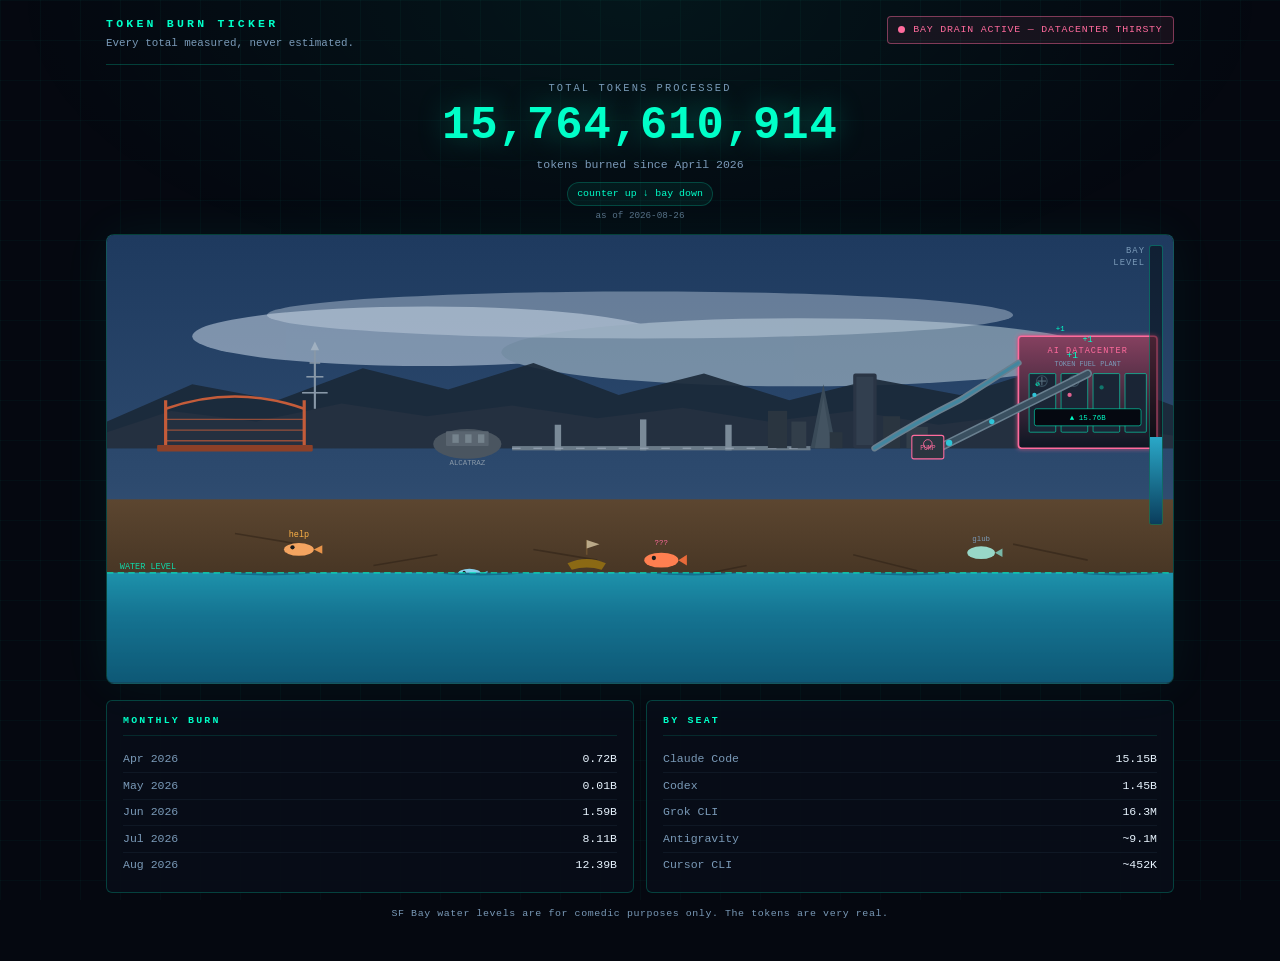
<file: contest/round4-baydrain/entry-composer.html>
<!DOCTYPE html>
<html lang="en">
<head>
<meta charset="UTF-8">
<meta name="viewport" content="width=device-width, initial-scale=1">
<meta name="color-scheme" content="dark">
<title>Token Burn Ticker — Drain the Bay Edition</title>
<style>
  :root {
    --bg: #050810;
    --panel: rgba(8, 14, 24, 0.92);
    --border: rgba(0, 255, 200, 0.22);
    --text: #e8f4ff;
    --dim: #7a9ab8;
    --accent: #00ffc8;
    --accent2: #ff6b9d;
    --warn: #ffb347;
    --water-deep: #0a3d5c;
    --water-mid: #1a6b8a;
    --water-shallow: #2aa8c8;
    --mud: #3d2e1e;
    --mud-light: #5c4630;
    --drain: 0;
    --font: ui-monospace, "Cascadia Code", "Segoe UI Mono", Consolas, monospace;
    color-scheme: dark;
  }

  *, *::before, *::after { box-sizing: border-box; margin: 0; padding: 0; }

  html { font-size: 16px; -webkit-text-size-adjust: 100%; }

  body {
    min-height: 100dvh;
    font-family: var(--font);
    background: var(--bg);
    color: var(--text);
    overflow-x: hidden;
    line-height: 1.45;
  }

  body::before {
    content: "";
    position: fixed;
    inset: 0;
    pointer-events: none;
    background:
      radial-gradient(ellipse 90% 60% at 50% 0%, rgba(0, 255, 200, 0.06), transparent 55%),
      linear-gradient(rgba(0, 255, 200, 0.03) 1px, transparent 1px),
      linear-gradient(90deg, rgba(0, 255, 200, 0.03) 1px, transparent 1px);
    background-size: auto, 40px 40px, 40px 40px;
    z-index: 0;
  }

  .wrap {
    position: relative;
    z-index: 1;
    max-width: 1100px;
    margin: 0 auto;
    padding: 1rem 1rem 2.5rem;
  }

  header {
    display: flex;
    flex-wrap: wrap;
    align-items: flex-start;
    justify-content: space-between;
    gap: 0.75rem 1.5rem;
    margin-bottom: 1rem;
    padding-bottom: 0.75rem;
    border-bottom: 1px solid var(--border);
  }

  .brand h1 {
    font-size: 0.72rem;
    letter-spacing: 0.28em;
    text-transform: uppercase;
    color: var(--accent);
    font-weight: 600;
  }

  .brand p {
    font-size: 0.68rem;
    color: var(--dim);
    margin-top: 0.2rem;
  }

  .pump-badge {
    display: flex;
    align-items: center;
    gap: 0.5rem;
    padding: 0.35rem 0.65rem;
    border: 1px solid rgba(255, 107, 157, 0.45);
    border-radius: 4px;
    background: rgba(255, 107, 157, 0.08);
    font-size: 0.62rem;
    letter-spacing: 0.08em;
    color: var(--accent2);
    animation: badge-pulse 2s ease-in-out infinite;
  }

  @keyframes badge-pulse {
    0%, 100% { box-shadow: 0 0 0 rgba(255, 107, 157, 0); }
    50% { box-shadow: 0 0 14px rgba(255, 107, 157, 0.35); }
  }

  .pump-dot {
    width: 7px;
    height: 7px;
    border-radius: 50%;
    background: var(--accent2);
    animation: dot-blink 0.8s step-end infinite;
  }

  @keyframes dot-blink {
    50% { opacity: 0.2; }
  }

  .hero {
    text-align: center;
    margin-bottom: 0.75rem;
  }

  .hero-label {
    font-size: 0.65rem;
    letter-spacing: 0.2em;
    text-transform: uppercase;
    color: var(--dim);
    margin-bottom: 0.35rem;
  }

  .counter {
    font-size: clamp(1.6rem, 5.5vw, 2.85rem);
    font-weight: 700;
    letter-spacing: 0.02em;
    color: var(--accent);
    text-shadow: 0 0 30px rgba(0, 255, 200, 0.35);
    font-variant-numeric: tabular-nums;
    line-height: 1.1;
  }

  .counter-sub {
    font-size: 0.72rem;
    color: var(--dim);
    margin-top: 0.35rem;
  }

  .drain-hint {
    display: inline-flex;
    align-items: center;
    gap: 0.4rem;
    margin-top: 0.5rem;
    padding: 0.25rem 0.6rem;
    border-radius: 999px;
    border: 1px solid rgba(0, 255, 200, 0.2);
    background: rgba(0, 255, 200, 0.06);
    font-size: 0.62rem;
    color: var(--accent);
  }

  .drain-arrow {
    display: inline-block;
    animation: arrow-bounce 1s ease-in-out infinite;
  }

  @keyframes arrow-bounce {
    0%, 100% { transform: translateY(0); }
    50% { transform: translateY(3px); }
  }

  .scene-wrap {
    position: relative;
    border: 1px solid var(--border);
    border-radius: 8px;
    overflow: hidden;
    background: linear-gradient(180deg, #1a2840 0%, #0d1520 45%, #080c12 100%);
    box-shadow: 0 0 50px rgba(0, 255, 200, 0.06), inset 0 0 80px rgba(0, 0, 0, 0.4);
    margin-bottom: 1rem;
  }

  .scene-wrap svg {
    display: block;
    width: 100%;
    height: auto;
    vertical-align: top;
  }

  .water-surface {
    transition: none;
  }

  .wave {
    animation: wave-drift 4s ease-in-out infinite;
  }

  .wave-2 { animation-delay: -1.3s; }
  .wave-3 { animation-delay: -2.6s; }

  @keyframes wave-drift {
    0%, 100% { transform: translateX(0); }
    50% { transform: translateX(6px); }
  }

  .fog {
    animation: fog-drift 18s linear infinite;
  }

  .fog-2 { animation-delay: -9s; animation-duration: 22s; }

  @keyframes fog-drift {
    0% { transform: translateX(-2%); opacity: 0.5; }
    50% { opacity: 0.75; }
    100% { transform: translateX(2%); opacity: 0.5; }
  }

  .fish {
    transform-origin: center bottom;
    animation: fish-flop 0.55s ease-in-out infinite alternate;
  }

  .fish-2 { animation-delay: -0.2s; animation-duration: 0.7s; }
  .fish-3 { animation-delay: -0.45s; animation-duration: 0.48s; }
  .fish-4 { animation-delay: -0.15s; animation-duration: 0.62s; }
  .fish-5 { animation-delay: -0.35s; animation-duration: 0.8s; }

  @keyframes fish-flop {
    0% { transform: rotate(-18deg) translateY(0); }
    100% { transform: rotate(22deg) translateY(-3px); }
  }

  .pump-particle {
    animation: slurp-up 1.2s linear infinite;
  }

  .pump-particle-2 { animation-delay: -0.4s; }
  .pump-particle-3 { animation-delay: -0.8s; }

  @keyframes slurp-up {
    0% { opacity: 0; transform: translateY(0) scale(1); }
    15% { opacity: 1; }
    85% { opacity: 0.8; }
    100% { opacity: 0; transform: translateY(-55px) scale(0.4); }
  }

  .fan-spin {
    transform-origin: 0 0;
    animation: fan-rotate 0.6s linear infinite;
  }

  @keyframes fan-rotate {
    to { transform: rotate(360deg); }
  }

  .token-stream {
    animation: token-rise 1.8s linear infinite;
  }

  .token-stream-2 { animation-delay: -0.6s; }
  .token-stream-3 { animation-delay: -1.2s; }

  @keyframes token-rise {
    0% { opacity: 0; transform: translateY(0); }
    20% { opacity: 1; }
    100% { opacity: 0; transform: translateY(-40px); }
  }

  .level-meter {
    position: absolute;
    right: 10px;
    top: 10px;
    width: 14px;
    height: calc(100% - 20px);
    max-height: 280px;
    border: 1px solid rgba(0, 255, 200, 0.3);
    border-radius: 3px;
    background: rgba(0, 0, 0, 0.45);
    overflow: hidden;
    pointer-events: none;
  }

  .level-meter-fill {
    position: absolute;
    bottom: 0;
    left: 0;
    right: 0;
    height: calc(100% * (1 - var(--drain)));
    background: linear-gradient(180deg, var(--water-shallow), var(--water-deep));
    transition: none;
  }

  .level-meter-label {
    position: absolute;
    right: 28px;
    top: 10px;
    font-size: 0.55rem;
    letter-spacing: 0.12em;
    text-transform: uppercase;
    color: var(--dim);
    text-align: right;
    line-height: 1.4;
    pointer-events: none;
  }

  .stats {
    display: grid;
    grid-template-columns: 1fr 1fr;
    gap: 0.75rem;
  }

  @media (max-width: 640px) {
    .stats { grid-template-columns: 1fr; }
  }

  .stat-panel {
    border: 1px solid var(--border);
    border-radius: 6px;
    background: var(--panel);
    padding: 0.85rem 1rem;
  }

  .stat-panel h2 {
    font-size: 0.62rem;
    letter-spacing: 0.22em;
    text-transform: uppercase;
    color: var(--accent);
    margin-bottom: 0.65rem;
    padding-bottom: 0.4rem;
    border-bottom: 1px solid rgba(0, 255, 200, 0.12);
  }

  .month-row, .seat-row {
    display: flex;
    justify-content: space-between;
    align-items: baseline;
    gap: 0.5rem;
    font-size: 0.72rem;
    padding: 0.28rem 0;
    border-bottom: 1px solid rgba(120, 160, 200, 0.08);
  }

  .month-row:last-child, .seat-row:last-child { border-bottom: none; }

  .month-row span:first-child, .seat-row span:first-child {
    color: var(--dim);
    min-width: 4.5rem;
  }

  .month-row span:last-child, .seat-row span:last-child {
    font-variant-numeric: tabular-nums;
    color: var(--text);
  }

  .seat-row .seat-name { color: var(--text); min-width: auto; }
  .seat-row .seat-val { color: var(--accent); }

  .seat-claude .seat-val { color: #e8825a; }
  .seat-codex .seat-val { color: #6c8cff; }
  .seat-grok .seat-val { color: #c084fc; }
  .seat-agy .seat-val { color: #34d399; }
  .seat-cursor .seat-val { color: #fbbf24; }

  .footer-note {
    margin-top: 0.85rem;
    text-align: center;
    font-size: 0.62rem;
    color: var(--dim);
    letter-spacing: 0.06em;
  }

  .as-of {
    font-size: 0.58rem;
    color: rgba(122, 154, 184, 0.7);
    margin-top: 0.15rem;
  }

  @media (prefers-reduced-motion: reduce) {
    *, *::before, *::after {
      animation-duration: 0.01ms !important;
      animation-iteration-count: 1 !important;
      transition-duration: 0.01ms !important;
    }
    .pump-badge, .drain-arrow, .pump-dot { animation: none; }
  }
</style>
</head>
<body>
<div class="wrap">
  <header>
    <div class="brand">
      <h1>Token Burn Ticker</h1>
      <p>Every total measured, never estimated.</p>
    </div>
    <div class="pump-badge" aria-hidden="true">
      <span class="pump-dot"></span>
      BAY DRAIN ACTIVE — DATACENTER THIRSTY
    </div>
  </header>

  <section class="hero" aria-labelledby="counter-label">
    <div class="hero-label" id="counter-label">Total tokens processed</div>
    <div class="counter" id="counter" aria-live="polite">0</div>
    <div class="counter-sub">tokens burned since April 2026</div>
    <div class="drain-hint" id="drain-hint">
      <span>counter up</span>
      <span class="drain-arrow">↓</span>
      <span>bay down</span>
    </div>
    <div class="as-of">as of 2026-08-26</div>
  </section>

  <div class="scene-wrap" id="scene">
    <div class="level-meter" aria-hidden="true">
      <div class="level-meter-fill" id="meter-fill"></div>
    </div>
    <div class="level-meter-label">BAY<br>LEVEL</div>

    <svg viewBox="0 0 1000 420" xmlns="http://www.w3.org/2000/svg" role="img" aria-label="San Francisco Bay draining as token counter rises">
      <defs>
        <linearGradient id="skyGrad" x1="0" y1="0" x2="0" y2="1">
          <stop offset="0%" stop-color="#1e3a5f"/>
          <stop offset="55%" stop-color="#2d4a6e"/>
          <stop offset="100%" stop-color="#4a6080"/>
        </linearGradient>
        <linearGradient id="waterGrad" x1="0" y1="0" x2="0" y2="1">
          <stop offset="0%" stop-color="#2ec4d8"/>
          <stop offset="40%" stop-color="#1a7a9a"/>
          <stop offset="100%" stop-color="#0a3d5c"/>
        </linearGradient>
        <linearGradient id="mudGrad" x1="0" y1="0" x2="0" y2="1">
          <stop offset="0%" stop-color="#5c4630"/>
          <stop offset="100%" stop-color="#2a1f14"/>
        </linearGradient>
        <linearGradient id="dcGlow" x1="0" y1="1" x2="0" y2="0">
          <stop offset="0%" stop-color="#ff6b9d" stop-opacity="0"/>
          <stop offset="100%" stop-color="#ff6b9d" stop-opacity="0.5"/>
        </linearGradient>
        <clipPath id="waterClip">
          <rect id="water-clip-rect" x="0" y="205" width="1000" height="215"/>
        </clipPath>
        <filter id="glow">
          <feGaussianBlur stdDeviation="2" result="b"/>
          <feMerge><feMergeNode in="b"/><feMergeNode in="SourceGraphic"/></feMerge>
        </filter>
      </defs>

      <!-- Sky -->
      <rect width="1000" height="420" fill="url(#skyGrad)"/>

      <!-- Fog layers -->
      <g class="fog" opacity="0.55">
        <ellipse cx="300" cy="95" rx="220" ry="28" fill="#c8d8e8"/>
        <ellipse cx="650" cy="110" rx="280" ry="32" fill="#b8ccd8"/>
      </g>
      <g class="fog fog-2" opacity="0.4">
        <ellipse cx="500" cy="75" rx="350" ry="22" fill="#d0dce8"/>
      </g>

      <!-- Hills / Marin -->
      <path d="M0,175 L80,140 L160,155 L240,125 L320,145 L400,120 L480,150 L560,130 L640,155 L720,135 L800,150 L880,125 L960,145 L1000,160 L1000,200 L0,200 Z" fill="#1a2838" opacity="0.9"/>
      <path d="M0,185 L60,165 L140,175 L220,158 L300,170 L380,160 L460,172 L540,162 L620,175 L700,165 L780,178 L860,168 L940,180 L1000,188 L1000,200 L0,200 Z" fill="#243040"/>

      <!-- Sutro Tower (left hills) -->
      <g transform="translate(195, 108)">
        <line x1="0" y1="55" x2="0" y2="0" stroke="#8898a8" stroke-width="2"/>
        <line x1="-12" y1="40" x2="12" y2="40" stroke="#8898a8" stroke-width="1.5"/>
        <line x1="-8" y1="25" x2="8" y2="25" stroke="#8898a8" stroke-width="1.5"/>
        <line x1="-5" y1="12" x2="5" y2="12" stroke="#8898a8" stroke-width="1.5"/>
        <polygon points="0,-8 -4,0 4,0" fill="#a0b0c0"/>
      </g>

      <!-- Golden Gate Bridge -->
      <g transform="translate(55, 155)">
        <line x1="0" y1="45" x2="0" y2="0" stroke="#c45c3a" stroke-width="3"/>
        <line x1="130" y1="45" x2="130" y2="0" stroke="#c45c3a" stroke-width="3"/>
        <path d="M0,8 Q65,-15 130,8" fill="none" stroke="#c45c3a" stroke-width="2.5"/>
        <line x1="0" y1="18" x2="130" y2="18" stroke="#c45c3a" stroke-width="1.2" opacity="0.7"/>
        <line x1="0" y1="28" x2="130" y2="28" stroke="#c45c3a" stroke-width="1.2" opacity="0.7"/>
        <line x1="0" y1="38" x2="130" y2="38" stroke="#c45c3a" stroke-width="1.2" opacity="0.7"/>
        <rect x="-8" y="42" width="146" height="6" fill="#8b4028" rx="1"/>
      </g>

      <!-- Bay Bridge -->
      <g transform="translate(380, 168)">
        <rect x="0" y="30" width="280" height="4" fill="#6a7a88"/>
        <rect x="40" y="10" width="6" height="24" fill="#7a8a98"/>
        <rect x="120" y="5" width="6" height="29" fill="#7a8a98"/>
        <rect x="200" y="10" width="6" height="24" fill="#7a8a98"/>
        <line x1="0" y1="32" x2="280" y2="32" stroke="#9aa8b8" stroke-width="1" stroke-dasharray="8 12"/>
      </g>

      <!-- Alcatraz -->
      <g transform="translate(310, 178)">
        <ellipse cx="28" cy="18" rx="32" ry="14" fill="#4a5560"/>
        <rect x="8" y="6" width="40" height="14" fill="#5a6570" rx="1"/>
        <rect x="14" y="9" width="6" height="8" fill="#8898a0" opacity="0.6"/>
        <rect x="26" y="9" width="6" height="8" fill="#8898a0" opacity="0.6"/>
        <rect x="38" y="9" width="6" height="8" fill="#8898a0" opacity="0.6"/>
        <text x="28" y="38" text-anchor="middle" fill="#8898a8" font-size="7" font-family="monospace">ALCATRAZ</text>
      </g>

      <!-- SF Skyline -->
      <g transform="translate(620, 130)">
        <!-- Salesforce Tower -->
        <rect x="80" y="0" width="22" height="70" fill="#2a3545" rx="2"/>
        <rect x="83" y="3" width="16" height="64" fill="#3a4a5a" opacity="0.5"/>
        <!-- Transamerica Pyramid -->
        <polygon points="40,70 52,10 64,70" fill="#3a4a58"/>
        <polygon points="44,70 52,22 60,70" fill="#4a5a68" opacity="0.6"/>
        <!-- Other buildings -->
        <rect x="0" y="35" width="18" height="35" fill="#2a3540"/>
        <rect x="22" y="45" width="14" height="25" fill="#323e4a"/>
        <rect x="108" y="40" width="16" height="30" fill="#2a3540"/>
        <rect x="130" y="50" width="20" height="20" fill="#323e4a"/>
        <rect x="58" y="55" width="12" height="15" fill="#2a3540"/>
      </g>

      <!-- Bay floor (mud) — revealed as water drains -->
      <g id="bay-floor">
        <rect x="0" y="248" width="1000" height="172" fill="url(#mudGrad)"/>
        <!-- Mud cracks -->
        <path d="M120,280 L180,290 M250,310 L310,300 M400,295 L460,305 M550,320 L600,310 M700,300 L760,315 M850,290 L920,305" stroke="#2a1f14" stroke-width="1.5" fill="none" opacity="0.5"/>
        <path d="M80,340 L140,350 M200,360 L270,355 M350,365 L420,358 M500,370 L570,362 M650,355 L720,368 M800,360 L880,355" stroke="#2a1f14" stroke-width="1" fill="none" opacity="0.4"/>
        <!-- Flopping fish -->
        <g class="fish fish-1" transform="translate(180, 295)">
          <ellipse cx="0" cy="0" rx="14" ry="6" fill="#f4a460"/>
          <polygon points="14,0 22,-4 22,4" fill="#e8944a"/>
          <circle cx="-6" cy="-2" r="2" fill="#1a1a1a"/>
          <text x="0" y="-12" text-anchor="middle" fill="#ffb347" font-size="8" font-family="monospace">help</text>
        </g>
        <g class="fish fish-2" transform="translate(340, 318)">
          <ellipse cx="0" cy="0" rx="11" ry="5" fill="#87ceeb"/>
          <polygon points="11,0 17,-3 17,3" fill="#5ba8c8"/>
          <circle cx="-5" cy="-1.5" r="1.5" fill="#1a1a1a"/>
        </g>
        <g class="fish fish-3" transform="translate(520, 305)">
          <ellipse cx="0" cy="0" rx="16" ry="7" fill="#ff7f50"/>
          <polygon points="16,0 24,-5 24,5" fill="#e86a3a"/>
          <circle cx="-7" cy="-2" r="2" fill="#1a1a1a"/>
          <text x="0" y="-14" text-anchor="middle" fill="#ff6b9d" font-size="7" font-family="monospace">???</text>
        </g>
        <g class="fish fish-4" transform="translate(680, 328)">
          <ellipse cx="0" cy="0" rx="10" ry="4.5" fill="#dda0dd"/>
          <polygon points="10,0 15,-2.5 15,2.5" fill="#c080c0"/>
        </g>
        <g class="fish fish-5" transform="translate(820, 298)">
          <ellipse cx="0" cy="0" rx="13" ry="6" fill="#98d8c8"/>
          <polygon points="13,0 20,-4 20,4" fill="#78b8a8"/>
          <text x="0" y="-11" text-anchor="middle" fill="#7a9ab8" font-size="7" font-family="monospace">glub</text>
        </g>
        <!-- Stranded boat -->
        <g transform="translate(450, 308)">
          <path d="M-18,0 Q0,-8 18,0 L14,6 Q0,2 -14,6 Z" fill="#8b6914"/>
          <line x1="0" y1="-8" x2="0" y2="-22" stroke="#6a5030" stroke-width="1.5"/>
          <polygon points="0,-22 12,-18 0,-14" fill="#d4c4a0" opacity="0.8"/>
        </g>
      </g>

      <!-- Water body -->
      <g clip-path="url(#waterClip)">
        <rect x="0" y="200" width="1000" height="220" fill="url(#waterGrad)"/>
        <!-- Wave surface -->
        <path class="wave" id="water-surface" d="M0,200 Q50,195 100,200 T200,200 T300,200 T400,200 T500,200 T600,200 T700,200 T800,200 T900,200 T1000,200 L1000,420 L0,420 Z" fill="url(#waterGrad)" opacity="0.85"/>
        <path class="wave wave-2" d="M0,205 Q60,210 120,205 T240,205 T360,205 T480,205 T600,205 T720,205 T840,205 T1000,205 L1000,420 L0,420 Z" fill="#1a8aaa" opacity="0.35"/>
        <path class="wave wave-3" d="M0,215 Q40,212 80,215 T160,215 T240,215 T320,215 T400,215 T480,215 T560,215 T640,215 T720,215 T800,215 T880,215 T1000,215 L1000,420 L0,420 Z" fill="#0a5a72" opacity="0.25"/>
      </g>

      <!-- Datacenter complex (right side) -->
      <g transform="translate(855, 95)">
        <rect x="0" y="0" width="130" height="105" fill="#0d1520" stroke="#ff6b9d" stroke-width="1.5" rx="3" filter="url(#glow)"/>
        <rect x="0" y="0" width="130" height="105" fill="url(#dcGlow)" rx="3"/>
        <text x="65" y="16" text-anchor="middle" fill="#ff6b9d" font-size="8" font-family="monospace" letter-spacing="1">AI DATACENTER</text>
        <text x="65" y="28" text-anchor="middle" fill="#7a9ab8" font-size="6.5" font-family="monospace">TOKEN FUEL PLANT</text>
        <!-- Server racks -->
        <rect x="10" y="35" width="25" height="55" fill="#1a2535" stroke="#00ffc8" stroke-width="0.5" rx="1"/>
        <rect x="40" y="35" width="25" height="55" fill="#1a2535" stroke="#00ffc8" stroke-width="0.5" rx="1"/>
        <rect x="70" y="35" width="25" height="55" fill="#1a2535" stroke="#00ffc8" stroke-width="0.5" rx="1"/>
        <rect x="100" y="35" width="20" height="55" fill="#1a2535" stroke="#00ffc8" stroke-width="0.5" rx="1"/>
        <!-- Blinking lights -->
        <circle cx="18" cy="45" r="2" fill="#00ffc8"><animate attributeName="opacity" values="1;0.2;1" dur="0.8s" repeatCount="indefinite"/></circle>
        <circle cx="48" cy="55" r="2" fill="#ff6b9d"><animate attributeName="opacity" values="0.2;1;0.2" dur="0.6s" repeatCount="indefinite"/></circle>
        <circle cx="78" cy="48" r="2" fill="#00ffc8"><animate attributeName="opacity" values="1;0.3;1" dur="1s" repeatCount="indefinite"/></circle>
        <!-- Counter display on building -->
        <rect x="15" y="68" width="100" height="16" fill="#050810" stroke="#00ffc8" stroke-width="0.5" rx="2"/>
        <text x="65" y="79" text-anchor="middle" fill="#00ffc8" font-size="7" font-family="monospace" id="dc-counter">▲ TOKENS</text>
        <!-- Fans -->
        <g transform="translate(22, 42)" class="fan-spin"><circle r="5" fill="none" stroke="#3a5060" stroke-width="1"/><line x1="-4" y1="0" x2="4" y2="0" stroke="#5a7080" stroke-width="1"/><line x1="0" y1="-4" x2="0" y2="4" stroke="#5a7080" stroke-width="1"/></g>
        <g transform="translate(52, 42)" class="fan-spin"><circle r="5" fill="none" stroke="#3a5060" stroke-width="1"/><line x1="-4" y1="0" x2="4" y2="0" stroke="#5a7080" stroke-width="1"/><line x1="0" y1="-4" x2="0" y2="4" stroke="#5a7080" stroke-width="1"/></g>
      </g>

      <!-- Pump pipes from bay to datacenter -->
      <g id="pump-system">
        <path d="M780,200 Q820,180 860,160 L920,130" fill="none" stroke="#6a8090" stroke-width="8" stroke-linecap="round"/>
        <path d="M780,200 Q820,180 860,160 L920,130" fill="none" stroke="#3a5060" stroke-width="5" stroke-linecap="round"/>
        <path d="M720,200 Q760,175 800,155 L855,120" fill="none" stroke="#6a8090" stroke-width="6" stroke-linecap="round"/>
        <path d="M720,200 Q760,175 800,155 L855,120" fill="none" stroke="#2a8aaa" stroke-width="3" stroke-linecap="round" opacity="0.6"/>
        <!-- Pump station -->
        <rect x="755" y="188" width="30" height="22" fill="#2a3540" stroke="#ff6b9d" stroke-width="1" rx="2"/>
        <text x="770" y="202" text-anchor="middle" fill="#ff6b9d" font-size="6" font-family="monospace">PUMP</text>
        <g class="fan-spin" transform="translate(770, 196)"><circle r="4" fill="none" stroke="#ff6b9d" stroke-width="0.8"/></g>
        <!-- Water particles being slurped -->
        <circle class="pump-particle" cx="790" cy="195" r="3" fill="#2ec4d8"/>
        <circle class="pump-particle pump-particle-2" cx="830" cy="175" r="2.5" fill="#2ec4d8"/>
        <circle class="pump-particle pump-particle-3" cx="870" cy="150" r="2" fill="#2ec4d8"/>
        <!-- Token particles rising from datacenter -->
        <text class="token-stream" x="900" y="115" fill="#00ffc8" font-size="9" font-family="monospace">+1</text>
        <text class="token-stream token-stream-2" x="915" y="100" fill="#00ffc8" font-size="8" font-family="monospace">+1</text>
        <text class="token-stream token-stream-3" x="890" y="90" fill="#00ffc8" font-size="7" font-family="monospace">+1</text>
      </g>

      <!-- Water level line indicator on scene -->
      <line id="level-line" x1="0" y1="200" x2="1000" y2="200" stroke="#00ffc8" stroke-width="1.5" stroke-dasharray="6 4" opacity="0.6"/>
      <text id="level-label" x="12" y="196" fill="#00ffc8" font-size="8" font-family="monospace" opacity="0.8">WATER LEVEL</text>
    </svg>
  </div>

  <div class="stats">
    <div class="stat-panel">
      <h2>Monthly burn</h2>
      <div class="month-row"><span>Apr 2026</span><span>0.72B</span></div>
      <div class="month-row"><span>May 2026</span><span>0.01B</span></div>
      <div class="month-row"><span>Jun 2026</span><span>1.59B</span></div>
      <div class="month-row"><span>Jul 2026</span><span>8.11B</span></div>
      <div class="month-row"><span>Aug 2026</span><span>12.39B</span></div>
    </div>
    <div class="stat-panel">
      <h2>By seat</h2>
      <div class="seat-row seat-claude"><span class="seat-name">Claude Code</span><span class="seat-val">15.15B</span></div>
      <div class="seat-row seat-codex"><span class="seat-name">Codex</span><span class="seat-val">1.45B</span></div>
      <div class="seat-row seat-grok"><span class="seat-name">Grok CLI</span><span class="seat-val">16.3M</span></div>
      <div class="seat-row seat-agy"><span class="seat-name">Antigravity</span><span class="seat-val">~9.1M</span></div>
      <div class="seat-row seat-cursor"><span class="seat-name">Cursor CLI</span><span class="seat-val">~452K</span></div>
    </div>
  </div>

  <p class="footer-note">SF Bay water levels are for comedic purposes only. The tokens are very real.</p>
</div>

<script>
(function () {
  const TARGET = 22973285119;
  const WATER_START_Y = 205;
  const WATER_END_Y = 368;
  const DURATION = 4500;

  const counterEl = document.getElementById('counter');
  const dcCounter = document.getElementById('dc-counter');
  const waterClipRect = document.getElementById('water-clip-rect');
  const waterSurface = document.getElementById('water-surface');
  const levelLine = document.getElementById('level-line');
  const levelLabel = document.getElementById('level-label');
  const reduced = window.matchMedia('(prefers-reduced-motion: reduce)').matches;

  function formatNum(n) {
    return Math.floor(n).toLocaleString('en-US');
  }

  function formatShort(n) {
    if (n >= 1e9) return (n / 1e9).toFixed(2) + 'B';
    if (n >= 1e6) return (n / 1e6).toFixed(1) + 'M';
    if (n >= 1e3) return (n / 1e3).toFixed(1) + 'K';
    return String(Math.floor(n));
  }

  function setDrain(progress) {
    const p = Math.min(1, Math.max(0, progress));
    document.documentElement.style.setProperty('--drain', p);

    const waterY = WATER_START_Y + (WATER_END_Y - WATER_START_Y) * p;
    const waterH = 420 - waterY;

    waterClipRect.setAttribute('y', waterY);
    waterClipRect.setAttribute('height', waterH);

    const waveBase = waterY;
    waterSurface.setAttribute('d',
      'M0,' + waveBase + ' Q50,' + (waveBase - 5) + ' 100,' + waveBase +
      ' T200,' + waveBase + ' T300,' + waveBase + ' T400,' + waveBase +
      ' T500,' + waveBase + ' T600,' + waveBase + ' T700,' + waveBase +
      ' T800,' + waveBase + ' T900,' + waveBase + ' T1000,' + waveBase +
      ' L1000,420 L0,420 Z'
    );

    levelLine.setAttribute('y1', waterY);
    levelLine.setAttribute('y2', waterY);
    levelLabel.setAttribute('y', waterY - 4);

  }

  function animate() {
    if (reduced) {
      counterEl.textContent = formatNum(TARGET);
      if (dcCounter) dcCounter.textContent = '▲ ' + formatShort(TARGET);
      setDrain(1);
      return;
    }

    const start = performance.now();

    function tick(now) {
      const elapsed = now - start;
      const t = Math.min(1, elapsed / DURATION);
      const eased = 1 - Math.pow(1 - t, 3);
      const current = TARGET * eased;

      counterEl.textContent = formatNum(current);
      if (dcCounter) dcCounter.textContent = '▲ ' + formatShort(current);
      setDrain(eased);

      if (t < 1) {
        requestAnimationFrame(tick);
      } else {
        counterEl.textContent = formatNum(TARGET);
        if (dcCounter) dcCounter.textContent = '▲ ' + formatShort(TARGET);
        setDrain(1);
      }
    }

    setDrain(0);
    counterEl.textContent = '0';
    requestAnimationFrame(tick);
  }

  animate();
})();
</script>
</body>
</html>
</file>
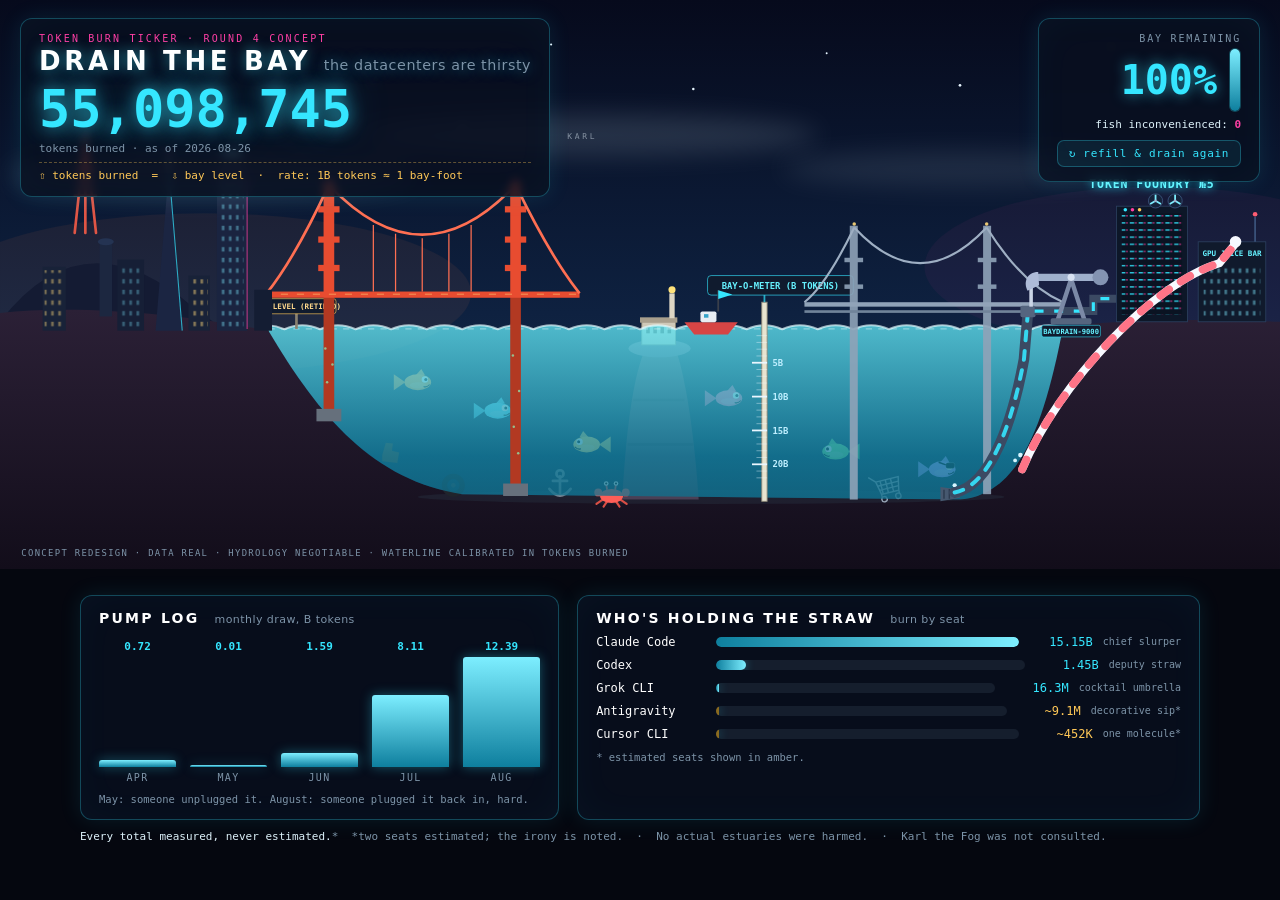
<file: contest/round4-baydrain/entry-fable.html>
<!DOCTYPE html>
<html lang="en">
<head>
<meta charset="utf-8">
<meta name="viewport" content="width=device-width, initial-scale=1">
<title>DRAIN THE BAY — Token Burn Ticker</title>
<style>
  :root{
    --bg:#05070f; --card:rgba(9,15,31,.82); --edge:rgba(53,230,255,.28);
    --cyan:#35e6ff; --mag:#ff3fa4; --amber:#ffc857; --ink:#dff3fb; --dim:#7d94a8;
    --mono:"Cascadia Code",Consolas,"SF Mono",ui-monospace,monospace;
  }
  *{margin:0;padding:0;box-sizing:border-box}
  html{background:var(--bg)}
  body{
    background:var(--bg); color:var(--ink);
    font-family:"Segoe UI",system-ui,-apple-system,sans-serif;
    min-height:100vh; overflow-x:hidden;
  }
  /* ---------- SCENE ---------- */
  .scene{position:relative; width:100%; max-width:1600px; margin:0 auto;}
  .scene svg{display:block; width:100%; height:auto;}
  /* ---------- HUD ---------- */
  .hud{position:absolute; inset:0 0 auto 0; display:flex; justify-content:space-between;
       align-items:flex-start; padding:18px 20px; gap:16px; pointer-events:none;}
  .card{background:var(--card); border:1px solid var(--edge); border-radius:12px;
        padding:14px 18px; box-shadow:0 0 22px rgba(53,230,255,.10), inset 0 0 40px rgba(53,230,255,.03);
        backdrop-filter:blur(4px);}
  .kicker{font-family:var(--mono); font-size:10px; letter-spacing:.22em; color:var(--mag); text-transform:uppercase}
  h1{font-size:clamp(18px,2.4vw,26px); letter-spacing:.14em; font-weight:800; margin:2px 0 6px;
     color:#fff; text-shadow:0 0 14px rgba(53,230,255,.55)}
  h1 small{font-weight:400; letter-spacing:.04em; color:var(--dim); font-size:.55em}
  .counter{font-family:var(--mono); font-variant-numeric:tabular-nums;
           font-size:clamp(26px,4.6vw,52px); font-weight:700; color:var(--cyan);
           text-shadow:0 0 18px rgba(53,230,255,.75), 0 0 46px rgba(53,230,255,.3); line-height:1.05}
  .under{font-family:var(--mono); font-size:11px; color:var(--dim); margin-top:5px}
  .linkline{font-family:var(--mono); font-size:11px; color:var(--amber); margin-top:7px;
            border-top:1px dashed rgba(255,200,87,.35); padding-top:6px}
  .meter{min-width:190px; text-align:right; pointer-events:auto}
  .meter .lb{font-family:var(--mono); font-size:10px; letter-spacing:.18em; color:var(--dim)}
  .meter .big{display:flex; align-items:center; justify-content:flex-end; gap:12px; margin:4px 0 6px}
  #pct{font-family:var(--mono); font-size:clamp(24px,3.4vw,40px); font-weight:700; color:var(--cyan);
       text-shadow:0 0 14px rgba(53,230,255,.6)}
  .meterbar{width:12px; height:64px; border:1px solid var(--edge); border-radius:6px;
            position:relative; overflow:hidden; background:rgba(6,12,24,.8)}
  #pctfill{position:absolute; left:0; right:0; bottom:0; height:100%;
           background:linear-gradient(#7deeff,#0e7f9e)}
  .fishline{font-family:var(--mono); font-size:11px; color:var(--ink)}
  .fishline b{color:var(--mag)}
  #replay{margin-top:9px; font-family:var(--mono); font-size:11px; letter-spacing:.06em;
          color:var(--cyan); background:rgba(53,230,255,.08); border:1px solid var(--edge);
          border-radius:7px; padding:6px 11px; cursor:pointer}
  #replay:hover{background:rgba(53,230,255,.18)}
  /* ---------- STATS ---------- */
  .stats{max-width:1160px; margin:26px auto 10px; padding:0 20px;
         display:grid; grid-template-columns:1fr 1.3fr; gap:18px}
  .stat h2{font-size:14px; letter-spacing:.16em; color:#fff; margin-bottom:2px}
  .stat h2 span{color:var(--dim); font-weight:400; letter-spacing:.04em; font-size:11px; margin-left:8px}
  .note{font-family:var(--mono); font-size:10.5px; color:var(--dim); margin-top:10px}
  .bars{display:flex; gap:14px; margin-top:14px}
  .bar{flex:1; text-align:center; font-family:var(--mono)}
  .bar .col{height:110px; display:flex; align-items:flex-end}
  .bar .col i{display:block; width:100%; min-height:2px; border-radius:3px 3px 0 0;
              background:linear-gradient(#7deeff,#0e7f9e); box-shadow:0 0 12px rgba(53,230,255,.35);
              transform-origin:bottom; animation:grow .9s .4s ease-out backwards}
  .bar b{display:block; font-size:11px; color:var(--cyan); margin-bottom:4px}
  .bar label{display:block; font-size:10px; color:var(--dim); margin-top:5px; letter-spacing:.14em}
  @keyframes grow{from{transform:scaleY(0)}}
  .row{display:grid; grid-template-columns:110px 1fr 64px auto; gap:10px; align-items:center;
       font-family:var(--mono); font-size:12px; margin-top:9px}
  .row .who{color:#fff}
  .row .track{height:10px; border-radius:5px; background:rgba(125,148,168,.12); overflow:hidden; position:relative}
  .row .track i{position:absolute; inset:0 auto 0 0; border-radius:5px; min-width:3px;
                background:linear-gradient(90deg,#0e7f9e,#7deeff); box-shadow:0 0 10px rgba(53,230,255,.4);
                transform-origin:left; animation:growx .9s .5s ease-out backwards}
  .row.est .track i{background:repeating-linear-gradient(90deg,#8a6a1f 0 4px,#c79a3a 4px 8px)}
  @keyframes growx{from{transform:scaleX(0)}}
  .row .val{text-align:right; color:var(--cyan)}
  .row.est .val{color:var(--amber)}
  .row .tag{font-size:10px; color:var(--dim); white-space:nowrap}
  footer{max-width:1160px; margin:6px auto 34px; padding:0 20px;
         font-family:var(--mono); font-size:11px; color:var(--dim)}
  footer .tag1{color:var(--ink)}
  /* ---------- SVG ANIMATIONS ---------- */
  svg .anim,svg .pos,svg .sign,svg .fanb,svg #beam,svg #boatTilt{transform-box:fill-box; transform-origin:50% 50%}
  .wave{animation:lap 5s linear infinite}
  @keyframes lap{to{transform:translateX(-40px)}}
  body.ready .fish .pos{transition:transform .55s cubic-bezier(.3,1.5,.55,1)}
  .fish.swim .anim{animation:swim 3.2s ease-in-out infinite}
  @keyframes swim{0%,100%{transform:translateY(0) rotate(3deg)}50%{transform:translateY(-7px) rotate(-4deg)}}
  .fish.flop .anim{animation:flop .85s ease-in-out infinite; transform-origin:50% 65%}
  @keyframes flop{
    0%{transform:rotate(-64deg) translateY(0)}
    22%{transform:rotate(-24deg) translateY(-10px)}
    46%{transform:rotate(50deg) translateY(0)}
    66%{transform:rotate(18deg) translateY(-7px)}
    100%{transform:rotate(-64deg) translateY(0)}}
  .fish.cool.flop .anim{animation:none; transform:rotate(86deg)}
  .fish .cap,#gull .cap{opacity:0; transition:opacity .5s .3s}
  .fish.flop .cap,#gull.in .cap{opacity:1}
  .sign{transform:scale(0); transform-origin:50% 100%; transition:transform .5s cubic-bezier(.34,1.7,.5,1)}
  .sign.up{transform:scale(1)}
  #gull{opacity:0; transition:opacity .8s}
  #gull.in{opacity:1}
  #boatTilt{transition:transform 1.2s ease}
  #boatTilt.tilt{transform:rotate(13deg)}
  #boatTilt .cap{opacity:0; transition:opacity .4s .8s}
  #boatTilt.tilt .cap{opacity:1}
  #strawCap{opacity:0; transition:opacity .5s}
  #strawCap.in{opacity:1}
  #bubbles{transition:opacity .8s}
  #bubbles.off{opacity:0}
  .bub{animation:bubrise 2.1s linear infinite}
  @keyframes bubrise{0%{transform:translateY(0);opacity:0}15%{opacity:.8}100%{transform:translateY(-30px);opacity:0}}
  .flowline{stroke-dasharray:10 12; animation:flow 1.2s linear infinite}
  @keyframes flow{to{stroke-dashoffset:-88}}
  .strawflow{stroke-dasharray:12 16; animation:flow2 1.5s linear infinite}
  @keyframes flow2{to{stroke-dashoffset:-84}}
  #beam{animation:nod 1.6s ease-in-out infinite alternate}
  @keyframes nod{from{transform:rotate(6deg)}to{transform:rotate(-6deg)}}
  #rod{animation:rodbob 1.6s ease-in-out infinite alternate}
  @keyframes rodbob{from{transform:translateY(0)}to{transform:translateY(9px)}}
  .fanb{animation:spin 1s linear infinite}
  @keyframes spin{to{transform:rotate(360deg)}}
  .blink{animation:blink 1.4s infinite}
  @keyframes blink{0%,100%{opacity:1}50%{opacity:.12}}
  .tw{animation:tw 2.8s ease-in-out infinite}
  @keyframes tw{0%,100%{opacity:.25}50%{opacity:1}}
  .fogA{animation:drift 46s ease-in-out infinite alternate}
  .fogB{animation:drift 62s ease-in-out -14s infinite alternate-reverse}
  @keyframes drift{to{transform:translateX(95px)}}
  .tok{animation:rise 3.4s linear infinite; opacity:0}
  @keyframes rise{0%{transform:translateY(0);opacity:0}15%{opacity:.9}100%{transform:translateY(-115px);opacity:0}}
  .flick{animation:flick 3.6s infinite}
  @keyframes flick{0%,7%,9%,100%{opacity:1}8%{opacity:.2}52%,56%{opacity:1}54%{opacity:.3}}
  .beacon{animation:blink 2.6s infinite}
  .tickLb{font:700 10px var(--mono); fill:#bfefff}
  /* ---------- SMALL SCREENS ---------- */
  @media (max-width:880px){
    .hud{position:static; flex-direction:column}
    .meter{text-align:left}
    .meter .big{justify-content:flex-start}
    .stats{grid-template-columns:1fr}
    .row{grid-template-columns:96px 1fr 60px; }
    .row .tag{display:none}
  }
  /* ---------- REDUCED MOTION ---------- */
  @media (prefers-reduced-motion: reduce){
    *,*::before,*::after{animation:none!important; transition:none!important}
    .fish.flop .anim{transform:rotate(-70deg)}
    .fish.cool.flop .anim{transform:rotate(86deg)}
    #boatTilt.tilt{transform:rotate(13deg)}
    .tok,#replay{display:none}
  }
</style>
</head>
<body>

<div class="scene">
<svg viewBox="0 0 1440 640" role="img" aria-label="San Francisco Bay being drained by AI datacenters as the token counter climbs">
  <defs>
    <linearGradient id="sky" x1="0" y1="0" x2="0" y2="1">
      <stop offset="0" stop-color="#060a1c"/>
      <stop offset=".55" stop-color="#0e2140"/>
      <stop offset="1" stop-color="#1b3a52"/>
    </linearGradient>
    <linearGradient id="mud" x1="0" y1="0" x2="0" y2="1">
      <stop offset="0" stop-color="#2b2036"/>
      <stop offset="1" stop-color="#120d1a"/>
    </linearGradient>
    <linearGradient id="wg" gradientUnits="userSpaceOnUse" x1="0" y1="360" x2="0" y2="700">
      <stop offset="0" stop-color="#64e7f5" stop-opacity=".92"/>
      <stop offset=".45" stop-color="#12809f" stop-opacity=".9"/>
      <stop offset="1" stop-color="#073b52" stop-opacity=".95"/>
    </linearGradient>
    <pattern id="winP" width="8" height="12" patternUnits="userSpaceOnUse">
      <rect x="1.5" y="2" width="3" height="5" fill="#ffd97a" opacity=".85"/>
    </pattern>
    <pattern id="winC" width="8" height="12" patternUnits="userSpaceOnUse">
      <rect x="1.5" y="2" width="3" height="5" fill="#7de8ff" opacity=".8"/>
    </pattern>
    <pattern id="rackP" width="10" height="8" patternUnits="userSpaceOnUse">
      <rect width="10" height="8" fill="#0a1322"/>
      <rect x="1" y="2" width="5" height="1.6" fill="#35e6ff" opacity=".85"/>
      <rect x="7" y="2" width="1.6" height="1.6" fill="#ff3fa4" opacity=".8"/>
    </pattern>
    <filter id="fz" x="-40%" y="-200%" width="180%" height="500%">
      <feGaussianBlur stdDeviation="14"/>
    </filter>
    <clipPath id="bayClip">
      <path d="M302,372 C360,470 420,540 520,556 L1080,562 C1150,556 1176,470 1196,368 L1196,352 L302,352 Z"/>
    </clipPath>
    <g id="fishShape">
      <path d="M-14,0 L-27,-9 L-27,9 Z" fill="currentColor" opacity=".85"/>
      <ellipse rx="15" ry="9" fill="currentColor"/>
      <path d="M-2,-8 L4,-15 L8,-8 Z" fill="currentColor" opacity=".85"/>
      <ellipse cy="3.5" rx="9" ry="3.5" fill="#fff" opacity=".18"/>
      <circle cx="8" cy="-3" r="3.6" fill="#fff"/>
      <circle cx="9" cy="-3" r="1.7" fill="#0c1018"/>
      <path d="M13,3 q-3,3 -6,2" stroke="#0c1018" stroke-width="1.2" fill="none" stroke-linecap="round"/>
    </g>
  </defs>

  <!-- SKY -->
  <rect width="1440" height="640" fill="url(#sky)"/>
  <ellipse cx="230" cy="330" rx="300" ry="90" fill="#ff7a45" opacity=".07"/>
  <ellipse cx="1300" cy="300" rx="260" ry="90" fill="#ff3fa4" opacity=".05"/>
  <g fill="#e8f6ff">
    <circle class="tw" cx="90" cy="70" r="1.4"/>
    <circle class="tw" cx="240" cy="44" r="1.1" style="animation-delay:-1s"/>
    <circle class="tw" cx="420" cy="90" r="1.5" style="animation-delay:-2s"/>
    <circle class="tw" cx="620" cy="50" r="1.2" style="animation-delay:-.5s"/>
    <circle class="tw" cx="780" cy="100" r="1.4" style="animation-delay:-1.6s"/>
    <circle class="tw" cx="930" cy="60" r="1.1" style="animation-delay:-2.3s"/>
    <circle class="tw" cx="1080" cy="96" r="1.5" style="animation-delay:-.9s"/>
    <circle class="tw" cx="1250" cy="52" r="1.2" style="animation-delay:-1.9s"/>
    <circle class="tw" cx="1390" cy="110" r="1.3" style="animation-delay:-.3s"/>
    <circle class="tw" cx="520" cy="140" r="1" style="animation-delay:-2.7s"/>
  </g>

  <!-- HILLS + SUTRO -->
  <path d="M0,362 Q95,238 220,348 L240,362 L0,362 Z" fill="#141b33"/>
  <g stroke="#e05545" stroke-width="3" stroke-linecap="round">
    <path d="M96,152 L84,262 M96,152 L96,262 M96,152 L108,262 M84,220 L108,220 M87,190 L105,190"/>
  </g>
  <circle class="blink" cx="96" cy="150" r="2.6" fill="#ff5d73"/>

  <!-- TERRAIN (shores + exposed bay floor) -->
  <path d="M0,352 C90,342 210,354 302,372 C360,470 420,540 520,556 L1080,562 C1150,556 1176,470 1196,368 C1256,360 1330,358 1440,362 L1440,640 L0,640 Z" fill="url(#mud)"/>
  <ellipse cx="800" cy="559" rx="330" ry="8" fill="#7fe3ff" opacity=".06"/>

  <!-- SUNKEN JUNK (revealed as bay drains) -->
  <g>
    <path d="M430,512 l4,-14 8,1 -1,8 8,2 -2,12 -17,-2 Z" fill="#5b4632"/>
    <circle cx="510" cy="546" r="10" fill="none" stroke="#20242c" stroke-width="6"/>
    <circle cx="510" cy="546" r="2.6" fill="#3a3f4a"/>
    <g stroke="#7c8794" stroke-width="3" fill="none" stroke-linecap="round">
      <path d="M630,536 V557 M618,550 Q630,565 642,550 M622,541 H638"/>
      <circle cx="630" cy="533" r="4"/>
    </g>
    <g transform="translate(1000,548) rotate(-14)" stroke="#9aa7b8" stroke-width="1.6" fill="none">
      <path d="M-13,-9 H13 L10,6 H-10 Z M-13,-9 L-20,-16 M-10,6 V10 M10,6 V10"/>
      <path d="M-8,-9 V6 M-2,-9 V6 M4,-9 V6 M-12,-4 H12 M-11,1 H11"/>
      <circle cx="-8" cy="12" r="3"/><circle cx="8" cy="12" r="3"/>
    </g>
  </g>

  <!-- ALCATRAZ -->
  <g>
    <path d="M700,562 C705,470 714,420 726,392 L760,392 C773,430 782,500 786,562 Z" fill="#4a3f55"/>
    <path d="M706,500 h74 M712,450 h58" stroke="#3a3145" stroke-width="3" opacity=".8"/>
    <ellipse cx="742" cy="392" rx="35" ry="10" fill="#5d5470"/>
    <rect x="722" y="362" width="38" height="26" fill="#cfc9b8" stroke="#8a8271"/>
    <rect x="720" y="357" width="42" height="6" fill="#a89f8d"/>
    <g fill="#5a5245"><rect x="727" y="368" width="4" height="7"/><rect x="735" y="368" width="4" height="7"/><rect x="743" y="368" width="4" height="7"/><rect x="751" y="368" width="4" height="7"/></g>
    <rect x="753" y="330" width="6" height="28" fill="#ddd6c4"/>
    <circle class="beacon" cx="756" cy="326" r="4" fill="#ffe27a"/>
    <g id="alcSign" class="sign" transform="translate(702,468)">
      <rect x="16" y="0" width="3" height="26" fill="#8a8271"/>
      <rect x="-24" y="-30" width="84" height="30" rx="4" fill="#101b2e" stroke="#35e6ff" stroke-opacity=".7"/>
      <text x="18" y="-18" text-anchor="middle" font-size="10" font-weight="700" fill="#66f2ff" font-family="Consolas,monospace">ALCATRAZ</text>
      <text x="18" y="-7" text-anchor="middle" font-size="7.5" fill="#bfefff" font-family="Consolas,monospace">now escapable on foot</text>
    </g>
  </g>

  <!-- FISH (before water so they read as submerged) -->
  <g id="school">
    <g class="fish" data-swim="430" data-floor="540" transform="translate(470,540)" style="color:#ff9f43">
      <g class="pos"><g class="anim"><use href="#fishShape"/></g></g>
    </g>
    <g class="fish" data-swim="462" data-floor="556" transform="translate(560,556)" style="color:#6ee7ff">
      <g class="pos"><g class="anim" style="animation-delay:-.35s"><use href="#fishShape"/></g></g>
      <g class="cap">
        <rect x="-26" y="-52" width="52" height="18" rx="9" fill="#0e1930" stroke="#35e6ff" stroke-opacity=".6"/>
        <path d="M-2,-34 L4,-26 L8,-34 Z" fill="#0e1930"/>
        <text y="-39" text-anchor="middle" font-size="9.5" font-weight="700" fill="#9feaff" font-family="Consolas,monospace">BLUB?!</text>
      </g>
    </g>
    <g class="fish" data-swim="500" data-floor="558" transform="translate(660,558) scale(-1,1)" style="color:#ffd166">
      <g class="pos"><g class="anim" style="animation-delay:-.6s"><use href="#fishShape"/></g></g>
    </g>
    <g class="fish" data-swim="448" data-floor="559" transform="translate(820,559)" style="color:#ff6b9d">
      <g class="pos"><g class="anim" style="animation-delay:-.2s"><use href="#fishShape"/></g></g>
    </g>
    <g class="fish" data-swim="508" data-floor="560" transform="translate(940,560) scale(-1,1)" style="color:#7ee081">
      <g class="pos"><g class="anim" style="animation-delay:-.5s"><use href="#fishShape"/></g></g>
    </g>
    <g class="fish cool" data-swim="528" data-floor="560" transform="translate(1060,560)" style="color:#b39dff">
      <g class="pos"><g class="anim">
        <use href="#fishShape"/>
        <rect x="4" y="-7.5" width="10" height="6.5" rx="2" fill="#0a0a12" stroke="#ffffff" stroke-opacity=".25"/>
        <path d="M4,-5 L-4,-8" stroke="#0a0a12" stroke-width="1.6"/>
      </g></g>
      <g class="cap"><text x="4" y="-30" text-anchor="middle" font-size="9.5" fill="#cbb9ff" font-family="Consolas,monospace">...fine.</text></g>
    </g>
    <!-- CRAB -->
    <g transform="translate(688,558)">
      <g stroke="#d94f45" stroke-width="2.4" fill="none" stroke-linecap="round">
        <path d="M-10,4 L-17,9 M-5,6 L-9,12 M5,6 L9,12 M10,4 L17,9"/>
      </g>
      <ellipse rx="13" ry="8" fill="#ff5e57"/>
      <g stroke="#ff5e57" stroke-width="2"><path d="M-5,-7 L-6,-13 M4,-7 L5,-13"/></g>
      <circle cx="-6" cy="-14" r="2.6" fill="#fff"/><circle cx="-6" cy="-14" r="1.2" fill="#111"/>
      <circle cx="5" cy="-14" r="2.6" fill="#fff"/><circle cx="5" cy="-14" r="1.2" fill="#111"/>
      <circle cx="-15" cy="-4" r="4.4" fill="#ff5e57"/><circle cx="16" cy="-4" r="4.4" fill="#ff5e57"/>
      <g id="crabSign" class="sign" transform="translate(24,2)">
        <rect x="17" y="-24" width="3" height="24" fill="#8a8271"/>
        <rect x="-14" y="-42" width="64" height="19" rx="3" fill="#101b2e" stroke="#ffc857" stroke-opacity=".8"/>
        <text x="18" y="-29.5" text-anchor="middle" font-size="8.5" font-weight="700" fill="#ffd98c" font-family="Consolas,monospace">I LIVED HERE.</text>
      </g>
    </g>
    <!-- SEAGULL (arrives once there's mud to stand on) -->
    <g id="gull" transform="translate(382,474)">
      <g stroke="#e8eef4" stroke-width="1.6"><path d="M-3,4 V10 M3,4 V10"/></g>
      <ellipse rx="10" ry="6" fill="#f2f6fa"/>
      <path d="M-9,-2 Q-1,-7 7,-2" stroke="#c9d4dd" stroke-width="1.4" fill="none"/>
      <circle cx="8" cy="-8" r="5" fill="#f2f6fa"/>
      <path d="M13,-9 L19,-7 L13,-5 Z" fill="#ff9f1c"/>
      <circle cx="9.5" cy="-9" r="1.2" fill="#1a2028"/>
      <g class="cap"><text x="8" y="-20" text-anchor="middle" font-size="10" fill="#dfe9f2" font-family="Consolas,monospace">...</text></g>
    </g>
  </g>

  <!-- WATER (clipped to the basin; JS slides this group down as tokens burn) -->
  <g clip-path="url(#bayClip)">
    <g id="waterG">
      <path id="waterBody" class="wave" fill="url(#wg)" opacity=".85"/>
      <path id="foam" class="wave" fill="none" stroke="#eafcff" stroke-width="2.2" opacity=".65"/>
    </g>
    <g id="bubbles" fill="#d7f6ff">
      <circle class="bub" cx="1148" cy="512" r="2.6"/>
      <circle class="bub" cx="1155" cy="516" r="1.8" style="animation-delay:-.7s"/>
      <circle class="bub" cx="1142" cy="518" r="2.1" style="animation-delay:-1.4s"/>
      <circle class="bub" cx="1074" cy="546" r="2.4" style="animation-delay:-.3s"/>
      <circle class="bub" cx="1082" cy="550" r="1.7" style="animation-delay:-1.1s"/>
    </g>
  </g>

  <!-- FORMER SEA LEVEL -->
  <line x1="302" y1="370" x2="1196" y2="370" stroke="#eafcff" stroke-width="1.4" stroke-dasharray="7 7" opacity=".4"/>
  <g transform="translate(322,370)">
    <rect x="10" y="-18" width="3" height="18" fill="#8a8271"/>
    <rect x="-30" y="-34" width="86" height="17" rx="3" fill="#101b2e" stroke="#ffc857" stroke-opacity=".7"/>
    <text x="13" y="-22.5" text-anchor="middle" font-size="8.5" font-weight="700" fill="#ffd98c" font-family="Consolas,monospace">SEA LEVEL (RETIRED)</text>
  </g>

  <!-- BAY-O-METER: depth gauge calibrated in tokens burned -->
  <g id="gauge">
    <rect x="857" y="340" width="6" height="224" fill="#e8e4d0" stroke="#8d8878" stroke-width="1"/>
    <g id="ticks"></g>
    <rect x="796" y="310" width="164" height="22" rx="4" fill="#101b2e" stroke="#35e6ff" stroke-opacity=".7"/>
    <text x="878" y="325" text-anchor="middle" font-size="10" font-weight="700" fill="#66f2ff" font-family="Consolas,monospace">BAY-O-METER (B TOKENS)</text>
    <path d="M860,332 V340" stroke="#35e6ff" stroke-width="2" opacity=".7"/>
  </g>

  <!-- GOLDEN GATE BRIDGE -->
  <g>
    <rect x="364" y="330" width="12" height="142" fill="#b23922"/>
    <rect x="574" y="330" width="12" height="228" fill="#b23922"/>
    <rect x="356" y="460" width="28" height="14" fill="#66707c"/>
    <rect x="566" y="544" width="28" height="14" fill="#66707c"/>
    <g fill="#8fe0a8" opacity=".8">
      <circle cx="366" cy="392" r="1.4"/><circle cx="374" cy="410" r="1.4"/><circle cx="368" cy="430" r="1.4"/>
      <circle cx="577" cy="400" r="1.4"/><circle cx="584" cy="440" r="1.4"/><circle cx="578" cy="480" r="1.4"/><circle cx="583" cy="510" r="1.4"/>
    </g>
    <rect x="364" y="205" width="12" height="125" fill="#e84c30"/>
    <rect x="574" y="205" width="12" height="125" fill="#e84c30"/>
    <g fill="#e84c30"><rect x="358" y="232" width="24" height="7"/><rect x="358" y="266" width="24" height="7"/><rect x="358" y="298" width="24" height="7"/>
      <rect x="568" y="232" width="24" height="7"/><rect x="568" y="266" width="24" height="7"/><rect x="568" y="298" width="24" height="7"/></g>
    <rect x="298" y="328" width="354" height="7" fill="#e84c30"/>
    <path d="M298,331 H652" stroke="#ffd97a" stroke-width="1" stroke-dasharray="8 10" opacity=".6"/>
    <g stroke="#ff6f52" stroke-width="3" fill="none">
      <path d="M370,208 Q475,320 580,208 M370,208 Q332,290 300,330 M580,208 Q620,290 652,330"/>
    </g>
    <g stroke="#ff6f52" stroke-width="1.4">
      <path d="M420,253 V328 M445,263 V328 M475,268 V328 M505,263 V328 M530,253 V328"/>
    </g>
    <circle class="blink" cx="370" cy="203" r="2.4" fill="#ff5d73"/>
    <circle class="blink" cx="580" cy="203" r="2.4" fill="#ff5d73" style="animation-delay:-.7s"/>
  </g>

  <!-- BAY BRIDGE -->
  <g opacity=".9">
    <rect x="956" y="254" width="9" height="308" fill="#8fa3b8"/>
    <rect x="1106" y="254" width="9" height="302" fill="#8fa3b8"/>
    <g fill="#8fa3b8"><rect x="950" y="290" width="21" height="5"/><rect x="950" y="320" width="21" height="5"/><rect x="1100" y="290" width="21" height="5"/><rect x="1100" y="320" width="21" height="5"/></g>
    <rect x="905" y="340" width="291" height="5" fill="#9fb2c6"/>
    <rect x="905" y="349" width="291" height="3" fill="#7b8fa4"/>
    <g stroke="#aebfd2" stroke-width="2.4" fill="none">
      <path d="M961,256 Q1035,336 1110,256 M961,256 Q930,320 905,340 M1110,256 Q1150,320 1196,340"/>
    </g>
    <circle class="blink" cx="961" cy="252" r="2" fill="#ffd97a" style="animation-delay:-.4s"/>
    <circle class="blink" cx="1110" cy="252" r="2" fill="#ffd97a" style="animation-delay:-1s"/>
  </g>

  <!-- BOAT (rides the falling waterline) -->
  <g id="boatY">
    <g id="boatTilt" transform-origin="800 368">
      <g transform="translate(800,0)">
        <path d="M-30,362 L30,362 L19,376 L-19,376 Z" fill="#d64545"/>
        <rect x="-12" y="350" width="18" height="12" rx="2" fill="#e8eef4"/>
        <rect x="-8" y="353" width="5" height="4" fill="#35a4c9"/>
        <path d="M8,350 V326" stroke="#3a3f4a" stroke-width="2"/>
        <path d="M8,326 L24,331 L8,336 Z" fill="#35e6ff"/>
        <g class="cap"><text x="-2" y="318" text-anchor="middle" font-size="13" font-weight="700" fill="#ffd98c" font-family="Consolas,monospace">?!</text></g>
      </g>
    </g>
  </g>

  <!-- INTAKE + PIPES + PUMP JACK -->
  <g>
    <path d="M1058,548 L1058,564 L1080,560 L1080,551 Z" fill="#46586f"/>
    <path d="M1062,551 V561 M1068,550 V561 M1074,550 V560" stroke="#2c3a4e" stroke-width="1.6"/>
    <path id="pipe1" d="M1074,554 C1116,546 1140,470 1152,404 L1156,356" stroke="#3b4a63" stroke-width="12" fill="none" stroke-linecap="round"/>
    <path class="flowline" d="M1074,554 C1116,546 1140,470 1152,404 L1156,356" stroke="#35e6ff" stroke-width="4.5" fill="none" stroke-linecap="round" opacity=".9"/>
    <rect x="1148" y="344" width="17" height="13" rx="2" fill="#55657f"/>
    <path d="M1164,350 L1230,350 L1230,336 L1256,336" stroke="#3b4a63" stroke-width="9" fill="none"/>
    <path class="flowline" d="M1164,350 L1230,350 L1230,336 L1256,336" stroke="#35e6ff" stroke-width="3.5" fill="none" style="animation-delay:-.4s"/>
    <path d="M1205,314 L1190,360 M1205,314 L1220,360" stroke="#7b89a6" stroke-width="5" stroke-linecap="round"/>
    <rect x="1182" y="358" width="46" height="7" rx="2" fill="#55657f"/>
    <line id="rod" x1="1160" y1="320" x2="1160" y2="345" stroke="#cbd5e6" stroke-width="4"/>
    <g id="beam" transform-origin="1205 312">
      <rect x="1166" y="308" width="76" height="8" rx="3" fill="#9fb0cc"/>
      <path d="M1168,306 C1155,306 1151,318 1156,327 L1169,321 Z" fill="#aebbd8"/>
      <circle cx="1238" cy="312" r="9" fill="#8494b2"/>
    </g>
    <circle cx="1205" cy="312" r="4" fill="#d8e2f2"/>
    <rect x="1172" y="366" width="66" height="13" rx="2" fill="#101b2e" stroke="#35e6ff" stroke-opacity=".6"/>
    <text x="1205" y="375.5" text-anchor="middle" font-size="8" font-weight="700" fill="#66f2ff" font-family="Consolas,monospace">BAYDRAIN-9000</text>
  </g>

  <!-- DATACENTERS -->
  <g>
    <text x="1296" y="212" text-anchor="middle" font-size="13" font-weight="800" letter-spacing="1" fill="#66f6ff" style="filter:drop-shadow(0 0 5px #19e3ff)" font-family="Consolas,monospace">TOKEN FOUND<tspan class="flick">R</tspan>Y №5</text>
    <rect x="1256" y="232" width="80" height="130" fill="#0d1728" stroke="#2a3d5c"/>
    <rect x="1262" y="240" width="68" height="114" fill="url(#rackP)"/>
    <circle class="blink" cx="1266" cy="236" r="2" fill="#35e6ff"/>
    <circle class="blink" cx="1274" cy="236" r="2" fill="#ff3fa4" style="animation-delay:-.4s"/>
    <circle class="blink" cx="1282" cy="236" r="2" fill="#ffc857" style="animation-delay:-.8s"/>
    <g transform="translate(1300,226)">
      <circle r="8" fill="#16233a" stroke="#3a527a"/>
      <g class="fanb"><rect x="-1" y="-7" width="2" height="6" fill="#7deeff"/><rect x="-1" y="-7" width="2" height="6" fill="#7deeff" transform="rotate(120)"/><rect x="-1" y="-7" width="2" height="6" fill="#7deeff" transform="rotate(240)"/></g>
      <circle r="1.5" fill="#9fb0cc"/>
    </g>
    <g transform="translate(1322,226)">
      <circle r="8" fill="#16233a" stroke="#3a527a"/>
      <g class="fanb" style="animation-delay:-.5s"><rect x="-1" y="-7" width="2" height="6" fill="#7deeff"/><rect x="-1" y="-7" width="2" height="6" fill="#7deeff" transform="rotate(120)"/><rect x="-1" y="-7" width="2" height="6" fill="#7deeff" transform="rotate(240)"/></g>
      <circle r="1.5" fill="#9fb0cc"/>
    </g>
    <rect x="1348" y="272" width="76" height="90" fill="#101a2c" stroke="#2a3d5c"/>
    <rect x="1354" y="296" width="64" height="60" fill="url(#winC)" opacity=".55"/>
    <text x="1386" y="288" text-anchor="middle" font-size="8.5" font-weight="700" fill="#66f2ff" font-family="Consolas,monospace">GPU JUICE BAR</text>
    <line x1="1412" y1="272" x2="1412" y2="244" stroke="#3a527a" stroke-width="2"/>
    <circle class="blink" cx="1412" cy="241" r="2.6" fill="#ff5d73" style="animation-delay:-.2s"/>
    <g fill="#35e6ff" font-family="Consolas,monospace" font-size="11">
      <text class="tok" x="1276" y="206">◆</text>
      <text class="tok" x="1296" y="200" style="animation-delay:-.9s">◆</text>
      <text class="tok" x="1316" y="204" style="animation-delay:-1.8s">◆</text>
      <text class="tok" x="1336" y="199" style="animation-delay:-2.6s">◆</text>
    </g>
  </g>

  <!-- THE STRAW (a literal one) -->
  <g>
    <path d="M1150,528 C1190,432 1298,318 1372,296 L1390,274" stroke="#f7f9ff" stroke-width="9" fill="none" stroke-linecap="round"/>
    <path class="strawflow" d="M1150,528 C1190,432 1298,318 1372,296 L1390,274" stroke="#ff5d73" stroke-width="9" fill="none" stroke-linecap="round" opacity=".85"/>
    <circle cx="1390" cy="272" r="6.5" fill="#f7f9ff"/>
    <text id="strawCap" x="1136" y="498" text-anchor="middle" font-size="10" font-weight="700" fill="#ffd98c" font-family="Consolas,monospace">hkkkk— (air)</text>
  </g>

  <!-- CITY -->
  <g>
    <rect x="48" y="300" width="26" height="72" fill="#182238"/>
    <rect x="50" y="304" width="22" height="64" fill="url(#winP)" opacity=".5"/>
    <rect x="112" y="272" width="14" height="84" fill="#1c2740"/>
    <ellipse cx="119" cy="272" rx="9" ry="4" fill="#243352"/>
    <rect x="132" y="292" width="30" height="80" fill="#161f36"/>
    <rect x="134" y="296" width="26" height="72" fill="url(#winC)" opacity=".4"/>
    <path d="M175,372 L190,190 L205,372 Z" fill="#1b2542"/>
    <path d="M190,190 L205,372" stroke="#35e6ff" stroke-width="1.2" opacity=".7"/>
    <path d="M190,190 V172" stroke="#9fb0cc" stroke-width="2"/>
    <circle class="blink" cx="190" cy="170" r="2" fill="#ff5d73" style="animation-delay:-.6s"/>
    <rect x="212" y="310" width="24" height="62" fill="#182238"/>
    <rect x="214" y="314" width="20" height="54" fill="url(#winP)" opacity=".55"/>
    <path d="M244,372 V202 Q244,172 261,172 Q278,172 278,202 V372 Z" fill="#1a2440"/>
    <rect x="248" y="200" width="26" height="168" fill="url(#winC)" opacity=".5"/>
    <path d="M278,200 V370" stroke="#ff3fa4" stroke-width="1.2" opacity=".7"/>
    <ellipse class="blink" cx="261" cy="172" rx="13" ry="4.5" fill="#9deaff" opacity=".65" style="animation-duration:3.2s"/>
    <rect x="286" y="326" width="20" height="46" fill="#141d33"/>
  </g>

  <!-- KARL -->
  <g fill="#cfe4ee">
    <ellipse class="fogA" cx="240" cy="196" rx="230" ry="26" opacity=".12" filter="url(#fz)"/>
    <g class="fogB">
      <ellipse cx="660" cy="152" rx="260" ry="24" opacity=".14" filter="url(#fz)"/>
      <text x="655" y="156" text-anchor="middle" font-size="9" letter-spacing="3" fill="#eaf6ff" opacity=".5" font-family="Consolas,monospace">KARL</text>
    </g>
    <ellipse class="fogA" cx="1080" cy="190" rx="200" ry="20" opacity=".10" filter="url(#fz)" style="animation-delay:-20s"/>
  </g>

  <text x="24" y="626" font-size="10" letter-spacing="1.5" fill="#7d94a8" font-family="Consolas,monospace">CONCEPT REDESIGN · DATA REAL · HYDROLOGY NEGOTIABLE · WATERLINE CALIBRATED IN TOKENS BURNED</text>
</svg>

<div class="hud">
  <div class="card titlecard">
    <div class="kicker">TOKEN BURN TICKER · ROUND 4 CONCEPT</div>
    <h1>DRAIN THE BAY <small>the datacenters are thirsty</small></h1>
    <div class="counter" id="counter">0</div>
    <div class="under">tokens burned · as of 2026-08-26</div>
    <div class="linkline">&#8679; tokens burned &nbsp;=&nbsp; &#8681; bay level &nbsp;·&nbsp; rate: 1B tokens &#8776; 1 bay-foot</div>
  </div>
  <div class="card meter">
    <div class="lb">BAY REMAINING</div>
    <div class="big"><span id="pct">100%</span><span class="meterbar"><i id="pctfill"></i></span></div>
    <div class="fishline">fish inconvenienced: <b id="fishct">0</b></div>
    <button id="replay" type="button">&#8635; refill &amp; drain again</button>
  </div>
</div>
</div>

<section class="stats">
  <div class="card stat">
    <h2>PUMP LOG <span>monthly draw, B tokens</span></h2>
    <div class="bars">
      <div class="bar"><b>0.72</b><div class="col"><i style="height:6%"></i></div><label>APR</label></div>
      <div class="bar"><b>0.01</b><div class="col"><i style="height:2px"></i></div><label>MAY</label></div>
      <div class="bar"><b>1.59</b><div class="col"><i style="height:13%"></i></div><label>JUN</label></div>
      <div class="bar"><b>8.11</b><div class="col"><i style="height:65%"></i></div><label>JUL</label></div>
      <div class="bar"><b>12.39</b><div class="col"><i style="height:100%"></i></div><label>AUG</label></div>
    </div>
    <p class="note">May: someone unplugged it. August: someone plugged it back in, hard.</p>
  </div>
  <div class="card stat">
    <h2>WHO'S HOLDING THE STRAW <span>burn by seat</span></h2>
    <div class="row"><span class="who">Claude Code</span><span class="track"><i style="width:100%"></i></span><span class="val">15.15B</span><span class="tag">chief slurper</span></div>
    <div class="row"><span class="who">Codex</span><span class="track"><i style="width:9.6%"></i></span><span class="val">1.45B</span><span class="tag">deputy straw</span></div>
    <div class="row"><span class="who">Grok CLI</span><span class="track"><i style="width:0.4%"></i></span><span class="val">16.3M</span><span class="tag">cocktail umbrella</span></div>
    <div class="row est"><span class="who">Antigravity</span><span class="track"><i style="width:0.3%"></i></span><span class="val">~9.1M</span><span class="tag">decorative sip*</span></div>
    <div class="row est"><span class="who">Cursor CLI</span><span class="track"><i style="width:0.2%"></i></span><span class="val">~452K</span><span class="tag">one molecule*</span></div>
    <p class="note">* estimated seats shown in amber.</p>
  </div>
</section>

<footer>
  <span class="tag1">Every total measured, never estimated.</span>* &nbsp;*two seats estimated; the irony is noted.
  &nbsp;·&nbsp; No actual estuaries were harmed. &nbsp;·&nbsp; Karl the Fog was not consulted.
</footer>

<script>
(function(){
  "use strict";
  var RM = matchMedia("(prefers-reduced-motion: reduce)").matches;
  var TOTAL = 22973285119, SURF = 370, DROP = 175, DUR = 7400;
  var NS = "http://www.w3.org/2000/svg";
  function $(id){ return document.getElementById(id); }
  var counter=$("counter"), pctEl=$("pct"), pctFill=$("pctfill"), fishCt=$("fishct"),
      waterG=$("waterG"), boatY=$("boatY");

  // Build the wave surface + foam (bump period 40px so the 40px lap loop is seamless)
  var bumps=""; for(var i=0;i<34;i++) bumps+=" q20,-9 40,0";
  $("waterBody").setAttribute("d","M160,370"+bumps+" V780 H160 Z");
  $("foam").setAttribute("d","M160,370"+bumps);

  // Gauge ticks: 1 tick per 1B tokens, labels every 5B — the waterline falls past
  // exactly the value the counter is showing.
  var perB = DROP/(TOTAL/1e9), ticks=$("ticks");
  for(var v=1; v<23; v++){
    var y = SURF + perB*v, major = (v%5===0);
    var l = document.createElementNS(NS,"line");
    l.setAttribute("x1", major?846:851); l.setAttribute("x2",863);
    l.setAttribute("y1",y); l.setAttribute("y2",y);
    l.setAttribute("stroke","#eaf6ff"); l.setAttribute("stroke-opacity", major?"1":".45");
    l.setAttribute("stroke-width", major?"2":"1");
    ticks.appendChild(l);
    if(major){
      var t=document.createElementNS(NS,"text");
      t.setAttribute("x",869); t.setAttribute("y",y+3.5); t.setAttribute("class","tickLb");
      t.textContent=v+"B"; ticks.appendChild(t);
    }
  }

  // Fish: float at their swim depth until the waterline passes them, then drop and flop.
  var fish = Array.prototype.map.call(document.querySelectorAll(".fish"), function(el){
    return { el:el, pos:el.querySelector(".pos"),
             swim:+el.dataset.swim, floor:+el.dataset.floor, done:false };
  });
  function placeSwimming(f){
    f.el.classList.add("swim"); f.el.classList.remove("flop");
    f.pos.style.transform = "translateY(" + (f.swim - f.floor) + "px)";
  }
  fish.forEach(placeSwimming);

  var inconvenienced=0, crabUp=false;
  function fishLabel(){ fishCt.textContent = inconvenienced + (crabUp ? " (+1 crab)" : ""); }

  function render(p){
    counter.textContent = Math.round(TOTAL*p).toLocaleString("en-US");
    var dy = DROP*p, surface = SURF+dy;
    waterG.setAttribute("transform","translate(0 "+dy.toFixed(2)+")");
    boatY.setAttribute("transform","translate(0 "+dy.toFixed(2)+")");
    var pct = Math.max(9, Math.round(100 - 91*p));
    pctEl.textContent = pct+"%";
    pctFill.style.height = pct+"%";
    fish.forEach(function(f){
      if(!f.done && surface > f.swim){
        f.done = true;
        f.el.classList.remove("swim"); f.el.classList.add("flop");
        f.pos.style.transform = "";
        inconvenienced++; fishLabel();
      }
    });
    if(p>0.55) $("alcSign").classList.add("up");
    if(p>0.70) $("gull").classList.add("in");
    if(p>0.90 && !crabUp){ crabUp=true; $("crabSign").classList.add("up"); fishLabel(); }
    if(p>0.85) $("bubbles").classList.add("off");
    if(p>0.93) $("boatTilt").classList.add("tilt");
    if(p>=0.995) $("strawCap").classList.add("in");
  }

  var raf=0;
  function easeInOutCubic(t){ return t<.5 ? 4*t*t*t : 1 - Math.pow(-2*t+2,3)/2; }
  function start(){
    cancelAnimationFrame(raf);
    inconvenienced=0; crabUp=false; fishLabel();
    fish.forEach(function(f){ f.done=false; placeSwimming(f); });
    $("alcSign").classList.remove("up"); $("crabSign").classList.remove("up");
    $("gull").classList.remove("in"); $("strawCap").classList.remove("in");
    $("boatTilt").classList.remove("tilt"); $("bubbles").classList.remove("off");
    if(RM){ render(1); return; }
    render(0);
    var t0 = performance.now()+500;
    raf = requestAnimationFrame(function step(now){
      var t = Math.min(1, Math.max(0,(now-t0)/DUR));
      render(easeInOutCubic(t));
      if(t<1) raf = requestAnimationFrame(step);
      else document.body.classList.add("drained");
    });
  }
  $("replay").addEventListener("click", start);

  // Enable fish transitions only after initial placement so nothing lerps on first paint.
  requestAnimationFrame(function(){ document.body.classList.add("ready"); start(); });
})();
</script>
</body>
</html>
</file>
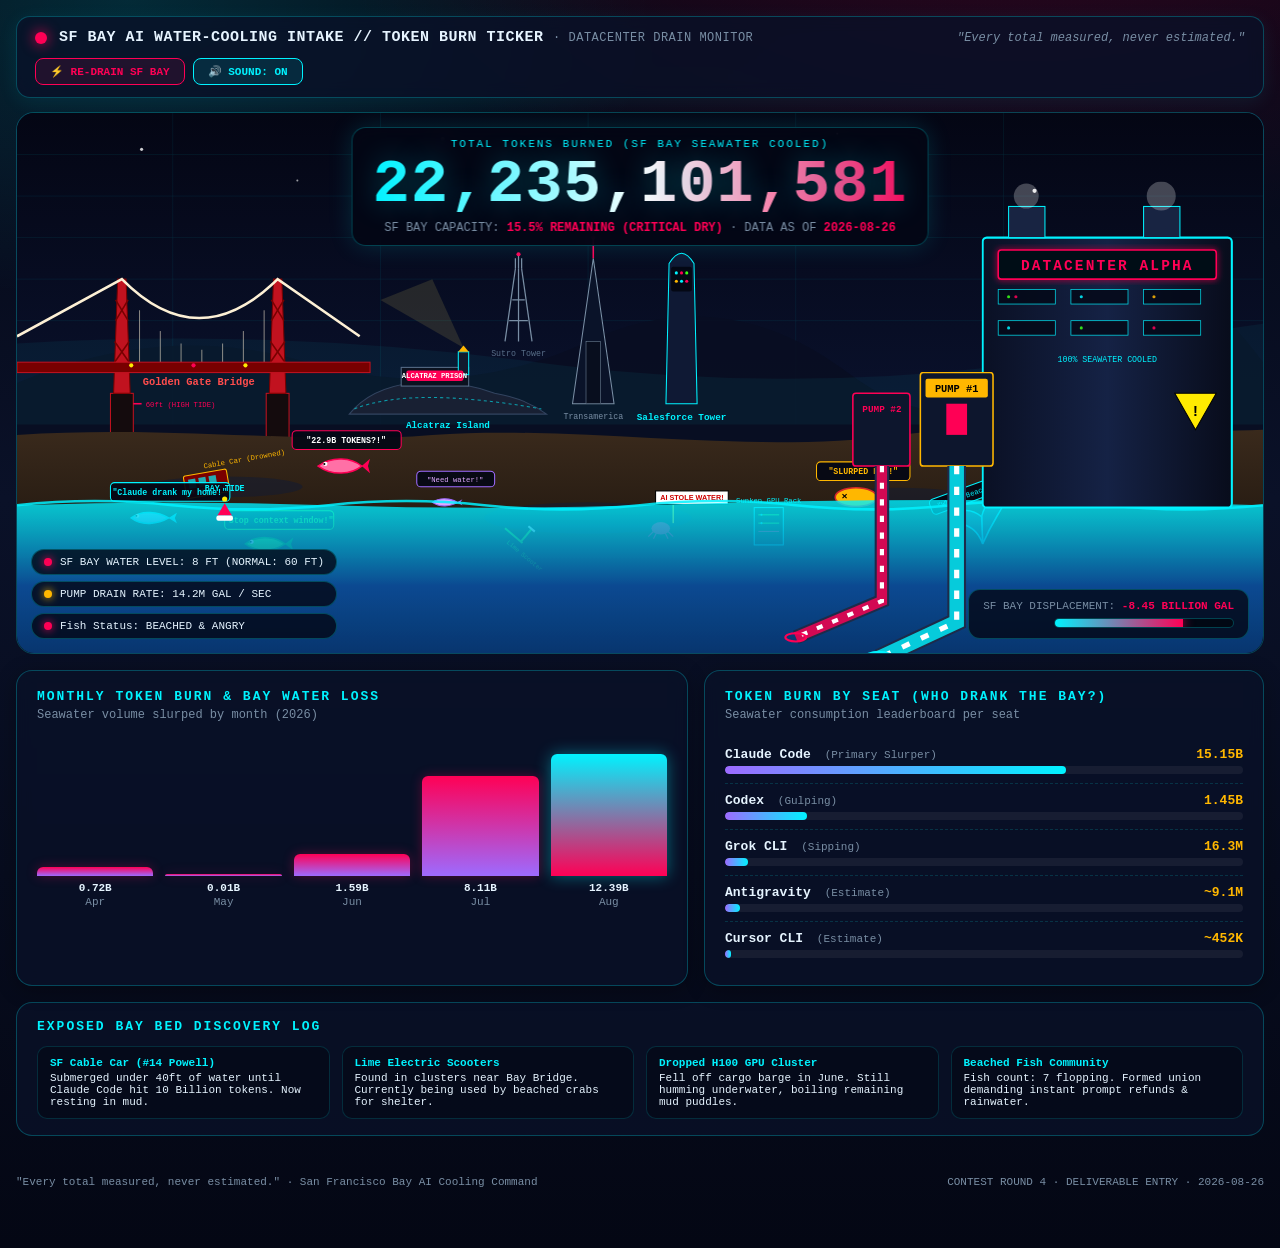
<file: contest/round4-baydrain/entry-gemini.html>
<!DOCTYPE html>
<html lang="en">
<head>
<meta charset="UTF-8">
<meta name="viewport" content="width=device-width, initial-scale=1.0">
<title>Token Burn Ticker — Drain the Bay Edition</title>
<style>
  :root {
    --bg0: #040714;
    --bg1: #0a1128;
    --panel-bg: rgba(10, 17, 40, 0.78);
    --cy1: #00f3ff;
    --cy2: #ff0055;
    --cy3: #9d6bff;
    --amber: #ffb700;
    --good: #39ff14;
    --text-light: #e6f4ff;
    --text-dim: #798ea4;
    --border-line: rgba(0, 243, 255, 0.25);
  }

  * { box-sizing: border-box; margin: 0; padding: 0; }
  
  html, body {
    background: var(--bg0);
    color: var(--text-light);
    font-family: ui-monospace, SFMono-Regular, Menlo, Monaco, Consolas, "Liberation Mono", monospace;
    min-height: 100vh;
    overflow-x: hidden;
  }

  body {
    background: 
      radial-gradient(1200px 600px at 80% -10%, rgba(255,0,85,0.18), transparent 60%),
      radial-gradient(900px 500px at 10% 0%, rgba(0,243,255,0.15), transparent 60%),
      linear-gradient(180deg, #040714 0%, #0a1128 40%, #040714 100%);
  }

  .wrap {
    max-width: 1280px;
    margin: 0 auto;
    padding: 16px 16px 60px;
  }

  /* Top Navigation & Status Bar */
  .topbar {
    display: flex;
    align-items: center;
    justify-content: space-between;
    gap: 12px;
    padding: 12px 18px;
    border: 1px solid var(--border-line);
    border-radius: 14px;
    background: var(--panel-bg);
    backdrop-filter: blur(8px);
    flex-wrap: wrap;
    box-shadow: 0 4px 20px rgba(0,243,255,0.08);
  }

  .brand {
    display: flex;
    align-items: center;
    gap: 12px;
    font-weight: 700;
    font-size: 15px;
    letter-spacing: 0.5px;
  }

  .brand .pulse-dot {
    width: 12px;
    height: 12px;
    border-radius: 50%;
    background: var(--cy2);
    box-shadow: 0 0 14px var(--cy2);
    animation: alertPulse 1.2s infinite ease-in-out;
  }

  .brand small {
    color: var(--text-dim);
    font-weight: 400;
    font-size: 12px;
  }

  .tagline-box {
    font-size: 12px;
    color: var(--text-dim);
    font-style: italic;
  }

  .tagline-box em {
    color: var(--cy1);
    font-style: normal;
    font-weight: 600;
  }

  .controls {
    display: flex;
    gap: 8px;
  }

  .btn {
    background: rgba(0, 243, 255, 0.1);
    border: 1px solid var(--cy1);
    color: var(--cy1);
    padding: 6px 14px;
    border-radius: 8px;
    font-family: inherit;
    font-size: 11px;
    font-weight: bold;
    cursor: pointer;
    transition: all 0.2s ease;
  }

  .btn:hover {
    background: var(--cy1);
    color: #000;
    box-shadow: 0 0 12px var(--cy1);
  }

  .btn-danger {
    border-color: var(--cy2);
    color: var(--cy2);
    background: rgba(255, 0, 85, 0.1);
  }

  .btn-danger:hover {
    background: var(--cy2);
    color: #fff;
    box-shadow: 0 0 12px var(--cy2);
  }

  /* Hero Canvas & SVG Container */
  .hero {
    position: relative;
    margin-top: 14px;
    border: 1px solid var(--border-line);
    border-radius: 18px;
    overflow: hidden;
    background: linear-gradient(180deg, rgba(12, 20, 46, 0.7), rgba(4, 7, 20, 0.3));
    box-shadow: inset 0 0 40px rgba(0,0,0,0.5);
  }

  .scene {
    display: block;
    width: 100%;
    height: auto;
    min-height: 380px;
  }

  /* HUD Overlays on Scene */
  .hud-center {
    position: absolute;
    top: 14px;
    left: 50%;
    transform: translateX(-50%);
    text-align: center;
    pointer-events: auto;
    padding: 10px 20px;
    background: rgba(4, 7, 20, 0.85);
    border: 1px solid var(--border-line);
    border-radius: 14px;
    backdrop-filter: blur(8px);
    box-shadow: 0 0 25px rgba(0, 243, 255, 0.15);
    max-width: 90%;
  }

  .hud-label {
    font-size: 11px;
    letter-spacing: 2px;
    color: var(--cy1);
    text-transform: uppercase;
    margin-bottom: 2px;
  }

  .hud-counter {
    font-size: clamp(26px, 5.5vw, 62px);
    font-weight: 900;
    letter-spacing: 1px;
    background: linear-gradient(90deg, var(--cy1), #ffffff, var(--cy2));
    -webkit-background-clip: text;
    background-clip: text;
    color: transparent;
    text-shadow: 0 0 30px rgba(0, 243, 255, 0.3);
    line-height: 1.05;
    font-variant-numeric: tabular-nums;
  }

  .hud-sub {
    font-size: 12px;
    color: var(--text-dim);
    margin-top: 4px;
  }

  .hud-sub b {
    color: var(--cy2);
  }

  /* Side Telemetry Chips */
  .hud-chips {
    position: absolute;
    left: 14px;
    bottom: 14px;
    display: flex;
    flex-direction: column;
    gap: 6px;
    pointer-events: auto;
  }

  .chip {
    font-size: 11px;
    padding: 6px 12px;
    border: 1px solid var(--border-line);
    border-radius: 20px;
    background: rgba(4, 7, 20, 0.8);
    color: var(--text-light);
    display: flex;
    align-items: center;
    gap: 8px;
    white-space: nowrap;
    backdrop-filter: blur(4px);
  }

  .chip-dot {
    width: 8px;
    height: 8px;
    border-radius: 50%;
    background: var(--good);
    box-shadow: 0 0 8px var(--good);
  }

  .chip-warn .chip-dot { background: var(--amber); box-shadow: 0 0 8px var(--amber); }
  .chip-bad  .chip-dot { background: var(--cy2); box-shadow: 0 0 8px var(--cy2); }

  .hud-slurp {
    position: absolute;
    right: 14px;
    bottom: 14px;
    text-align: right;
    pointer-events: auto;
    font-size: 11px;
    color: var(--text-dim);
    background: rgba(4, 7, 20, 0.8);
    padding: 10px 14px;
    border: 1px solid var(--border-line);
    border-radius: 12px;
  }

  .hud-slurp b { color: var(--cy2); }

  .slurp-bar {
    margin-top: 6px;
    width: 180px;
    height: 10px;
    border: 1px solid var(--border-line);
    border-radius: 6px;
    overflow: hidden;
    background: rgba(0, 0, 0, 0.5);
    margin-left: auto;
  }

  .slurp-fill {
    display: block;
    height: 100%;
    width: 84.5%;
    background: linear-gradient(90deg, var(--cy1), var(--cy2));
    box-shadow: 0 0 12px var(--cy2);
    transition: width 0.3s ease;
  }

  /* Grid Layout for Stats Cards */
  .grid {
    display: grid;
    grid-template-columns: 1.2fr 1fr;
    gap: 16px;
    margin-top: 16px;
  }

  @media (max-width: 840px) {
    .grid { grid-template-columns: 1fr; }
  }

  .card {
    border: 1px solid var(--border-line);
    border-radius: 16px;
    background: var(--panel-bg);
    padding: 18px 20px;
    backdrop-filter: blur(8px);
    box-shadow: 0 4px 20px rgba(0,0,0,0.3);
  }

  .card h3 {
    margin: 0 0 4px;
    font-size: 13px;
    letter-spacing: 2px;
    color: var(--cy1);
    text-transform: uppercase;
  }

  .card .sub {
    color: var(--text-dim);
    font-size: 12px;
    margin-bottom: 16px;
  }

  /* Monthly Chart Columns */
  .months-chart {
    display: flex;
    align-items: flex-end;
    gap: 12px;
    height: 170px;
    padding-top: 16px;
    border-bottom: 1px stroke rgba(255,255,255,0.1);
  }

  .month-col {
    flex: 1;
    display: flex;
    flex-direction: column;
    align-items: center;
    justify-content: flex-end;
    height: 100%;
  }

  .month-bar {
    width: 100%;
    border-radius: 6px 6px 0 0;
    background: linear-gradient(180deg, var(--cy2), var(--cy3));
    box-shadow: 0 0 12px rgba(255, 0, 85, 0.3);
    transition: height 0.6s cubic-bezier(0.1, 0.8, 0.3, 1);
  }

  .month-col.aug .month-bar {
    background: linear-gradient(180deg, var(--cy1), var(--cy2));
    box-shadow: 0 0 16px rgba(0, 243, 255, 0.4);
  }

  .month-val {
    font-size: 11px;
    color: var(--text-light);
    margin-top: 6px;
    font-weight: bold;
    white-space: nowrap;
  }

  .month-lbl {
    font-size: 11px;
    color: var(--text-dim);
    margin-top: 2px;
  }

  /* Leaderboard Seats */
  .seat-row {
    display: grid;
    grid-template-columns: 1.2fr auto;
    gap: 4px 12px;
    padding: 9px 0;
    border-bottom: 1px dashed rgba(0, 243, 255, 0.15);
  }

  .seat-row:last-child { border-bottom: none; }

  .seat-name {
    color: var(--text-light);
    font-weight: 600;
    font-size: 13px;
  }

  .seat-name small {
    color: var(--text-dim);
    font-weight: 400;
    font-size: 11px;
    margin-left: 6px;
  }

  .seat-val {
    color: var(--amber);
    font-weight: bold;
    font-size: 13px;
    font-variant-numeric: tabular-nums;
  }

  .seat-track {
    grid-column: 1 / -1;
    height: 8px;
    border-radius: 4px;
    background: rgba(255, 255, 255, 0.06);
    overflow: hidden;
  }

  .seat-fill {
    display: block;
    height: 100%;
    background: linear-gradient(90deg, var(--cy3), var(--cy1));
    border-radius: 4px;
    transition: width 0.6s ease;
  }

  /* Fun Seabed Discovery Log */
  .discovery-panel {
    margin-top: 16px;
    border: 1px solid var(--border-line);
    border-radius: 16px;
    background: var(--panel-bg);
    padding: 16px 20px;
  }

  .discovery-grid {
    display: grid;
    grid-template-columns: repeat(auto-fit, minmax(220px, 1fr));
    gap: 12px;
    margin-top: 12px;
  }

  .disc-item {
    background: rgba(4, 7, 20, 0.6);
    border: 1px solid rgba(0, 243, 255, 0.15);
    border-radius: 10px;
    padding: 10px 12px;
    font-size: 11px;
  }

  .disc-item b {
    color: var(--cy1);
    display: block;
    margin-bottom: 3px;
  }

  /* Footer */
  .footer {
    margin-top: 24px;
    display: flex;
    justify-content: space-between;
    align-items: center;
    gap: 12px;
    color: var(--text-dim);
    font-size: 11px;
    flex-wrap: wrap;
    border-top: 1px stroke rgba(255,255,255,0.08);
    padding-top: 16px;
  }

  /* Keyframe Animations */
  @keyframes alertPulse {
    0%, 100% { opacity: 1; transform: scale(1); }
    50% { opacity: 0.3; transform: scale(0.7); }
  }

  @keyframes flop {
    0%   { transform: rotate(-18deg) translateY(0); }
    25%  { transform: rotate(22deg) translateY(-5px); }
    50%  { transform: rotate(-12deg) translateY(0); }
    75%  { transform: rotate(18deg) translateY(-3px); }
    100% { transform: rotate(-18deg) translateY(0); }
  }

  @keyframes dashFlow {
    to { stroke-dashoffset: -100; }
  }

  @keyframes fogDrift {
    0%   { transform: translateX(-5%); }
    100% { transform: translateX(5%); }
  }

  @keyframes blinkWin {
    0%, 100% { opacity: 0.9; }
    50%      { opacity: 0.2; }
  }

  @keyframes pistonMove {
    0%, 100% { transform: translateY(0); }
    50%      { transform: translateY(18px); }
  }

  @keyframes carDrive {
    0%   { transform: translateX(0); }
    100% { transform: translateX(280px); }
  }

  @keyframes steamRise {
    0%   { transform: translateY(0) scale(0.8); opacity: 0.5; }
    100% { transform: translateY(-20px) scale(1.4); opacity: 0; }
  }

  /* SVG Element Animation Classes */
  .fish {
    transform-box: fill-box;
    transform-origin: center;
    opacity: 0.8;
  }

  .fish.beached {
    opacity: 1;
    animation: flop 0.75s infinite ease-in-out;
  }

  .fish-bubble {
    display: none;
  }

  .fish.beached .fish-bubble {
    display: block;
  }

  .pipe-flow-1 {
    stroke-dasharray: 8 12;
    animation: dashFlow 2s linear infinite;
  }

  .pipe-flow-2 {
    stroke-dasharray: 6 10;
    animation: dashFlow 1.4s linear infinite;
  }

  .fog-layer {
    animation: fogDrift 20s ease-in-out infinite alternate;
  }

  .win {
    animation: blinkWin 1.8s infinite ease-in-out;
  }

  .pump-piston {
    transform-box: fill-box;
    animation: pistonMove 0.8s infinite ease-in-out;
  }

  .car-move-1 { animation: carDrive 8s linear infinite; }
  .car-move-2 { animation: carDrive 12s linear infinite; }
  .car-move-3 { animation: carDrive 6s linear infinite; }

  .steam-1 { animation: steamRise 2.5s infinite ease-out; }
  .steam-2 { animation: steamRise 3.2s infinite ease-out 0.8s; }

  .blink-fast { animation: alertPulse 0.8s infinite ease-in-out; }

  /* Reduced Motion Override */
  @media (prefers-reduced-motion: reduce) {
    *, ::before, ::after {
      animation-duration: 0.01ms !important;
      animation-iteration-count: 1 !important;
      transition-duration: 0.01ms !important;
      scroll-behavior: auto !important;
    }
    .fish.beached { animation: none !important; }
    .pipe-flow-1, .pipe-flow-2, .fog-layer, .pump-piston, .car-move-1, .car-move-2, .car-move-3, .steam-1, .steam-2 {
      animation: none !important;
    }
  }
</style>
</head>
<body>

<div class="wrap">
  <!-- Top Banner Header -->
  <header class="topbar">
    <div class="brand">
      <div class="pulse-dot"></div>
      <div>
        SF BAY AI WATER-COOLING INTAKE // TOKEN BURN TICKER
        <small>· DATACENTER DRAIN MONITOR</small>
      </div>
    </div>

    <div class="tagline-box">
      "Every total measured, never estimated."
    </div>

    <div class="controls">
      <button class="btn btn-danger" onclick="triggerDrainAnimation()">⚡ RE-DRAIN SF BAY</button>
      <button class="btn" id="soundBtn" onclick="toggleAudio()">🔊 SOUND: ON</button>
    </div>
  </header>

  <!-- Interactive SVG Hero Canvas Scene -->
  <section class="hero">
    <svg viewBox="0 0 1200 520" preserveAspectRatio="xMidYMid meet" class="scene">
      <defs>
        <linearGradient id="skyGrad" x1="0" y1="0" x2="0" y2="1">
          <stop offset="0%" stop-color="#040614"/>
          <stop offset="60%" stop-color="#0a122e"/>
          <stop offset="100%" stop-color="#121c45"/>
        </linearGradient>
        <linearGradient id="waterGrad" x1="0" y1="0" x2="0" y2="1">
          <stop offset="0%" stop-color="rgba(0, 243, 255, 0.8)"/>
          <stop offset="30%" stop-color="rgba(10, 80, 160, 0.9)"/>
          <stop offset="100%" stop-color="rgba(2, 14, 40, 0.98)"/>
        </linearGradient>
        <linearGradient id="mudGrad" x1="0" y1="0" x2="0" y2="1">
          <stop offset="0%" stop-color="#3a2a1c"/>
          <stop offset="50%" stop-color="#221810"/>
          <stop offset="100%" stop-color="#0f0a06"/>
        </linearGradient>
        <linearGradient id="dcGrad" x1="0" y1="0" x2="1" y2="0">
          <stop offset="0%" stop-color="#0a1024"/>
          <stop offset="50%" stop-color="#152245"/>
          <stop offset="100%" stop-color="#080c1b"/>
        </linearGradient>
        <filter id="neonGlow" x="-20%" y="-20%" width="140%" height="140%">
          <feGaussianBlur stdDeviation="3" result="blur" />
          <feMerge>
            <feMergeNode in="blur"/>
            <feMergeNode in="SourceGraphic"/>
          </feMerge>
        </filter>
      </defs>

      <!-- Background Sky & Cyber Grid -->
      <rect width="1200" height="520" fill="url(#skyGrad)"/>
      
      <g opacity="0.12" stroke="#00f3ff" stroke-width="0.5">
        <line x1="0" y1="40" x2="1200" y2="40"/>
        <line x1="0" y1="80" x2="1200" y2="80"/>
        <line x1="0" y1="120" x2="1200" y2="120"/>
        <line x1="0" y1="160" x2="1200" y2="160"/>
        <line x1="0" y1="200" x2="1200" y2="200"/>
        <line x1="150" y1="0" x2="150" y2="300"/>
        <line x1="350" y1="0" x2="350" y2="300"/>
        <line x1="550" y1="0" x2="550" y2="300"/>
        <line x1="750" y1="0" x2="750" y2="300"/>
        <line x1="950" y1="0" x2="950" y2="300"/>
      </g>

      <!-- Twinkling Stars -->
      <g fill="#ffffff">
        <circle cx="120" cy="35" r="1.5" opacity="0.8"/>
        <circle cx="270" cy="65" r="1" opacity="0.6"/>
        <circle cx="410" cy="25" r="2" opacity="0.9"/>
        <circle cx="640" cy="55" r="1.5" opacity="0.7"/>
        <circle cx="790" cy="20" r="1" opacity="0.8"/>
        <circle cx="980" cy="75" r="2" opacity="0.9"/>
      </g>

      <!-- SF Hills Silhouette & Sutro Tower -->
      <path d="M 0,260 Q 140,200 280,240 T 550,220 T 800,250 T 1000,210 T 1200,240 L 1200,350 L 0,350 Z" fill="#080e22" opacity="0.9"/>
      
      <!-- Sutro Tower -->
      <g transform="translate(470, 140)" stroke="#798ea4" stroke-width="1.2" fill="none">
        <line x1="0" y1="80" x2="10" y2="10"/>
        <line x1="26" y1="80" x2="16" y2="10"/>
        <line x1="13" y1="80" x2="13" y2="10"/>
        <line x1="4" y1="60" x2="22" y2="60"/>
        <line x1="7" y1="40" x2="19" y2="40"/>
        <line x1="10" y1="10" x2="10" y2="0"/>
        <line x1="13" y1="10" x2="13" y2="-4"/>
        <line x1="16" y1="10" x2="16" y2="0"/>
        <circle cx="13" cy="-4" r="2" fill="#ff0055" stroke="none" class="blink-fast"/>
        <text x="13" y="94" font-family="monospace" font-size="8" fill="#586e88" text-anchor="middle" stroke="none">Sutro Tower</text>
      </g>

      <!-- Fog Drifting Layer -->
      <path class="fog-layer" d="M -100,230 Q 200,200 500,240 T 1100,220 T 1400,250 L 1400,300 L -100,300 Z" fill="rgba(0,243,255,0.05)"/>

      <!-- SF Skyline Landmarks -->
      <!-- Salesforce Tower -->
      <g transform="translate(610, 120)">
        <path d="M 15,160 L 18,25 Q 30,5 42,25 L 45,160 Z" fill="#0f1934" stroke="#00f3ff" stroke-width="1"/>
        <rect x="20" y="28" width="20" height="24" fill="#040814" rx="2"/>
        <circle cx="25" cy="34" r="1.5" fill="#00f3ff" class="win"/>
        <circle cx="30" cy="34" r="1.5" fill="#ff0055" class="win"/>
        <circle cx="35" cy="34" r="1.5" fill="#39ff14" class="win"/>
        <circle cx="25" cy="42" r="1.5" fill="#ffb700" class="win"/>
        <circle cx="30" cy="42" r="1.5" fill="#00f3ff" class="win"/>
        <circle cx="35" cy="42" r="1.5" fill="#ff0055" class="win"/>
        <text x="30" y="176" font-family="monospace" font-size="9" fill="#00f3ff" text-anchor="middle" font-weight="bold">Salesforce Tower</text>
      </g>

      <!-- Transamerica Pyramid -->
      <g transform="translate(530, 130)">
        <polygon points="25,10 5,150 45,150" fill="#0a1329" stroke="#798ea4" stroke-width="1"/>
        <line x1="25" y1="10" x2="25" y2="-10" stroke="#ff0055" stroke-width="1.5"/>
        <circle cx="25" cy="-10" r="2" fill="#ff0055" class="blink-fast"/>
        <rect x="18" y="90" width="14" height="60" fill="#080e1e" stroke="#798ea4" stroke-width="0.5"/>
        <text x="25" y="165" font-family="monospace" font-size="8" fill="#798ea4" text-anchor="middle">Transamerica</text>
      </g>

      <!-- Alcatraz Island -->
      <g transform="translate(320, 230)">
        <path d="M 0,60 Q 20,35 60,30 Q 100,25 140,40 Q 170,45 190,60 Z" fill="#182033" stroke="#324460" stroke-width="1"/>
        <path d="M 5,55 Q 60,33 185,55" fill="none" stroke="#00f3ff" stroke-width="1" stroke-dasharray="3,3" opacity="0.6"/>
        <rect x="50" y="15" width="65" height="18" fill="#0b1220" stroke="#586e88" stroke-width="1"/>
        <rect x="105" y="0" width="10" height="22" fill="#121b2d" stroke="#00f3ff" stroke-width="1"/>
        <polygon points="105,0 110,-6 115,0" fill="#ffb700"/>
        <polygon points="110,-4 30,-50 80,-70" fill="rgba(255,230,100,0.12)"/>
        <rect x="55" y="18" width="55" height="10" fill="#ff0055" rx="2"/>
        <text x="82" y="25" font-family="monospace" font-size="7" fill="#ffffff" font-weight="bold" text-anchor="middle">ALCATRAZ PRISON</text>
        <text x="95" y="73" font-family="monospace" font-size="9" fill="#00f3ff" text-anchor="middle" font-weight="bold">Alcatraz Island</text>
      </g>

      <!-- Golden Gate Bridge -->
      <g transform="translate(30, 150)">
        <!-- South Pier & Depth Gauge Ticks -->
        <rect x="60" y="120" width="22" height="110" fill="#140b0d" stroke="#c1121f" stroke-width="1"/>
        <line x1="82" y1="130" x2="90" y2="130" stroke="#ff0055" stroke-width="1.5"/>
        <text x="94" y="133" font-family="monospace" font-size="7" fill="#ff0055">60ft (HIGH TIDE)</text>
        <line x1="82" y1="195" x2="90" y2="195" stroke="#39ff14" stroke-width="1.5"/>
        <text x="94" y="198" font-family="monospace" font-size="7" fill="#39ff14">8ft (DRY BED)</text>
        
        <!-- Tower 1 -->
        <path d="M 63,120 L 67,10 L 75,10 L 79,120 Z" fill="#c1121f" stroke="#780000" stroke-width="1"/>
        <line x1="65" y1="30" x2="77" y2="50" stroke="#780000" stroke-width="1.5"/>
        <line x1="77" y1="30" x2="65" y2="50" stroke="#780000" stroke-width="1.5"/>
        <line x1="64" y1="70" x2="78" y2="90" stroke="#780000" stroke-width="1.5"/>
        <line x1="78" y1="70" x2="64" y2="90" stroke="#780000" stroke-width="1.5"/>

        <!-- North Pier & Tower -->
        <rect x="210" y="120" width="22" height="110" fill="#140b0d" stroke="#c1121f" stroke-width="1"/>
        <path d="M 213,120 L 217,10 L 225,10 L 229,120 Z" fill="#c1121f" stroke="#780000" stroke-width="1"/>
        <line x1="215" y1="30" x2="227" y2="50" stroke="#780000" stroke-width="1.5"/>
        <line x1="227" y1="30" x2="215" y2="50" stroke="#780000" stroke-width="1.5"/>
        <line x1="214" y1="70" x2="228" y2="90" stroke="#780000" stroke-width="1.5"/>
        <line x1="228" y1="70" x2="214" y2="90" stroke="#780000" stroke-width="1.5"/>

        <!-- Cables -->
        <path d="M -30,65 Q 71,10 71,10 Q 145,85 221,10 Q 221,10 300,65" fill="none" stroke="#fdf0d5" stroke-width="2.5"/>
        <g stroke="#fdf0d5" stroke-width="0.75" opacity="0.7">
          <line x1="88" y1="40" x2="88" y2="90"/>
          <line x1="108" y1="60" x2="108" y2="90"/>
          <line x1="128" y1="72" x2="128" y2="90"/>
          <line x1="148" y1="78" x2="148" y2="90"/>
          <line x1="168" y1="72" x2="168" y2="90"/>
          <line x1="188" y1="60" x2="188" y2="90"/>
          <line x1="208" y1="40" x2="208" y2="90"/>
        </g>

        <!-- Deck -->
        <rect x="-30" y="90" width="340" height="10" fill="#780000" stroke="#c1121f" stroke-width="1"/>
        
        <!-- Moving Cars -->
        <circle cx="80" cy="93" r="2" fill="#ffea00" class="car-move-1"/>
        <circle cx="140" cy="93" r="2" fill="#ff0055" class="car-move-2"/>
        <circle cx="190" cy="93" r="2" fill="#ffea00" class="car-move-3"/>

        <text x="145" y="112" font-family="monospace" font-size="10" fill="#ff4d4d" font-weight="bold" text-anchor="middle">Golden Gate Bridge</text>
      </g>

      <!-- Exposed Muddy Seabed (Revealed when water drops) -->
      <g id="bayBed">
        <path d="M 0,310 C 150,300 280,320 400,310 C 550,300 700,330 850,310 C 980,295 1100,310 1200,305 L 1200,520 L 0,520 Z" fill="url(#mudGrad)"/>
        
        <ellipse cx="200" cy="360" rx="75" ry="10" fill="#141c30" opacity="0.6"/>
        <ellipse cx="550" cy="390" rx="100" ry="15" fill="#141c30" opacity="0.6"/>
        <ellipse cx="850" cy="370" rx="65" ry="9" fill="#141c30" opacity="0.6"/>

        <!-- Sunken Easter Eggs -->
        <!-- Cable Car -->
        <g transform="translate(160, 350) rotate(-10)">
          <rect x="0" y="0" width="42" height="22" fill="#7a0000" stroke="#ffb700" stroke-width="1" rx="2"/>
          <rect x="4" y="4" width="7" height="9" fill="#00f3ff" opacity="0.7"/>
          <rect x="14" y="4" width="7" height="9" fill="#00f3ff" opacity="0.7"/>
          <rect x="24" y="4" width="7" height="9" fill="#00f3ff" opacity="0.7"/>
          <text x="21" y="18" font-family="monospace" font-size="5" fill="#ffffff" text-anchor="middle">SF CABLE CAR</text>
          <text x="21" y="-4" font-family="monospace" font-size="7" fill="#ffb700">Cable Car (Drowned)</text>
        </g>

        <!-- Lime Scooter -->
        <g transform="translate(470, 400) rotate(40)">
          <line x1="0" y1="0" x2="22" y2="0" stroke="#39ff14" stroke-width="2"/>
          <line x1="20" y1="0" x2="20" y2="-16" stroke="#39ff14" stroke-width="2"/>
          <line x1="16" y1="-16" x2="24" y2="-16" stroke="#ffffff" stroke-width="2"/>
          <text x="10" y="10" font-family="monospace" font-size="6" fill="#39ff14">Lime Scooter</text>
        </g>

        <!-- Sunken H100 GPU Cluster -->
        <g transform="translate(710, 380)">
          <rect x="0" y="0" width="28" height="36" fill="#141414" stroke="#00f3ff" stroke-width="1"/>
          <line x1="4" y1="7" x2="24" y2="7" stroke="#39ff14" stroke-width="1"/>
          <line x1="4" y1="15" x2="24" y2="15" stroke="#39ff14" stroke-width="1"/>
          <line x1="4" y1="23" x2="24" y2="23" stroke="#ff0055" stroke-width="1"/>
          <circle cx="7" cy="7" r="1" fill="#00f3ff" class="win"/>
          <circle cx="7" cy="15" r="1" fill="#00f3ff" class="win"/>
          <text x="14" y="-4" font-family="monospace" font-size="7" fill="#00f3ff" text-anchor="middle">Sunken GPU Rack</text>
        </g>

        <!-- FLOPPING FISH ON EXPOSED BED (6+ fish elements!) -->
        <!-- Fish 1 -->
        <g id="fish1" class="fish" transform="translate(290, 340)">
          <path d="M 0,0 C 14,-10 32,-8 42,0 C 32,8 14,10 0,0 Z" fill="#ff70a6" stroke="#ff0055" stroke-width="1.5"/>
          <polygon points="42,0 50,-7 48,0 50,7" fill="#ff0055"/>
          <circle cx="7" cy="-2" r="2" fill="#ffffff"/>
          <circle cx="6" cy="-2" r="1" fill="#000000"/>
          <g class="fish-bubble">
            <rect x="-25" y="-34" width="105" height="18" fill="rgba(4,7,20,0.92)" stroke="#ff0055" rx="4"/>
            <text x="27" y="-22" font-family="monospace" font-size="8" fill="#ffffff" font-weight="bold" text-anchor="middle">"22.9B TOKENS?!"</text>
          </g>
        </g>

        <!-- Fish 2 -->
        <g id="fish2" class="fish" transform="translate(110, 390)">
          <path d="M 0,0 C 10,-8 26,-6 36,0 C 26,6 10,8 0,0 Z" fill="#70d6ff" stroke="#00f3ff" stroke-width="1.5"/>
          <polygon points="36,0 44,-5 42,0 44,5" fill="#00f3ff"/>
          <circle cx="6" cy="-2" r="1.8" fill="#ffffff"/>
          <circle cx="5" cy="-2" r="0.9" fill="#000000"/>
          <g class="fish-bubble">
            <rect x="-20" y="-34" width="115" height="18" fill="rgba(4,7,20,0.92)" stroke="#00f3ff" rx="4"/>
            <text x="37" y="-22" font-family="monospace" font-size="8" fill="#00f3ff" font-weight="bold" text-anchor="middle">"Claude drank my home!"</text>
          </g>
        </g>

        <!-- Fish 3 -->
        <g id="fish3" class="fish" transform="translate(790, 370)">
          <ellipse cx="18" cy="0" rx="20" ry="9" fill="#ffb700" stroke="#d62828" stroke-width="1.5"/>
          <polygon points="38,0 46,-7 44,0 46,7" fill="#d62828"/>
          <line x1="5" y1="-3" x2="9" y2="1" stroke="#000" stroke-width="1"/>
          <line x1="9" y1="-3" x2="5" y2="1" stroke="#000" stroke-width="1"/>
          <g class="fish-bubble">
            <rect x="-20" y="-34" width="90" height="18" fill="rgba(4,7,20,0.92)" stroke="#ffb700" rx="4"/>
            <text x="25" y="-22" font-family="monospace" font-size="8" fill="#ffb700" font-weight="bold" text-anchor="middle">"SLURPED DRY!"</text>
          </g>
        </g>

        <!-- Fish 4: Dungeness Crab -->
        <g id="fish4" class="fish" transform="translate(610, 400)">
          <ellipse cx="10" cy="0" rx="9" ry="6" fill="#ff0055"/>
          <path d="M 3,3 L -2,8 M 6,4 L 3,10 M 14,4 L 17,10 M 17,3 L 22,8" stroke="#ff0055" stroke-width="1.2"/>
          <line x1="22" y1="-5" x2="22" y2="-24" stroke="#ffea00" stroke-width="1.5"/>
          <rect x="5" y="-36" width="70" height="13" fill="#ffffff" stroke="#000000" stroke-width="1"/>
          <text x="40" y="-27" font-family="sans-serif" font-size="7" fill="#cc0000" font-weight="900" text-anchor="middle">AI STOLE WATER!</text>
        </g>

        <!-- Fish 5 -->
        <g id="fish5" class="fish" transform="translate(400, 375)">
          <path d="M 0,0 C 7,-5 18,-4 24,0 C 18,4 7,5 0,0 Z" fill="#e0aaff" stroke="#9d6bff" stroke-width="1"/>
          <polygon points="24,0 29,-3 27,0 29,3" fill="#9d6bff"/>
          <g class="fish-bubble">
            <rect x="-15" y="-30" width="75" height="15" fill="rgba(4,7,20,0.92)" stroke="#9d6bff" rx="4"/>
            <text x="22" y="-20" font-family="monospace" font-size="7" fill="#e0aaff" text-anchor="middle">"Need water!"</text>
          </g>
        </g>

        <!-- Fish 6 -->
        <g id="fish6" class="fish" transform="translate(220, 415)">
          <path d="M 0,0 C 12,-9 28,-7 38,0 C 28,7 12,9 0,0 Z" fill="#39ff14" stroke="#00aa00" stroke-width="1.5"/>
          <polygon points="38,0 46,-6 44,0 46,6" fill="#00aa00"/>
          <circle cx="6" cy="-2" r="2" fill="#ffffff"/>
          <circle cx="5" cy="-2" r="1" fill="#000000"/>
          <g class="fish-bubble">
            <rect x="-20" y="-32" width="105" height="18" fill="rgba(4,7,20,0.92)" stroke="#39ff14" rx="4"/>
            <text x="32" y="-20" font-family="monospace" font-size="8" fill="#39ff14" font-weight="bold" text-anchor="middle">"Stop context window!"</text>
          </g>
        </g>

        <!-- Fish 7 -->
        <g id="fish7" class="fish" transform="translate(920, 390) rotate(-20)">
          <path d="M 0,25 L 8,0 C 16,-12 28,-16 32,-4 C 24,4 16,8 0,25 Z" fill="#2b3a55" stroke="#00f3ff" stroke-width="1.5"/>
          <path d="M 0,25 L 8,0 C 0,-12 -12,-16 -16,-4 C -8,4 0,8 0,25 Z" fill="#2b3a55" stroke="#00f3ff" stroke-width="1.5"/>
          <g class="fish-bubble">
            <rect x="-35" y="-32" width="80" height="15" fill="rgba(4,7,20,0.92)" stroke="#00f3ff" rx="4"/>
            <text x="5" y="-22" font-family="monospace" font-size="7" fill="#00f3ff" text-anchor="middle">"Whale Beached!"</text>
          </g>
        </g>
      </g>

      <!-- Animated Water Group (Drains vertically downwards!) -->
      <g id="waterGroup">
        <path d="M 0,250 Q 150,245 300,250 T 600,250 T 900,245 T 1200,250 L 1200,520 L 0,520 Z" fill="url(#waterGrad)"/>
        <path d="M 0,250 Q 75,242 150,250 T 300,250 T 450,250 T 600,250 T 750,250 T 900,250 T 1050,250 T 1200,250" fill="none" stroke="#00f3ff" stroke-width="2.5" opacity="0.85"/>
        
        <!-- Floating Water Buoy -->
        <g transform="translate(200, 240)">
          <polygon points="0,8 -7,20 7,20" fill="#ff0055"/>
          <rect x="-8" y="20" width="16" height="5" fill="#ffffff" rx="2"/>
          <circle cx="0" cy="4" r="2.5" fill="#ffea00" class="blink-fast"/>
          <text x="0" y="-4" font-family="monospace" font-size="8" fill="#00f3ff" text-anchor="middle" font-weight="bold">BAY TIDE</text>
        </g>
      </g>

      <!-- The AI DATACENTER & PUMP Gag Monolith -->
      <g transform="translate(930, 90)">
        <!-- Main DATACENTER Monolith Building -->
        <rect x="0" y="30" width="240" height="260" fill="url(#dcGrad)" stroke="#00f3ff" stroke-width="2" rx="4"/>
        
        <!-- Illuminated Server Windows -->
        <g opacity="0.85">
          <rect x="15" y="80" width="55" height="14" fill="#040918" stroke="#00f3ff" stroke-width="0.75"/>
          <rect x="85" y="80" width="55" height="14" fill="#040918" stroke="#00f3ff" stroke-width="0.75"/>
          <rect x="155" y="80" width="55" height="14" fill="#040918" stroke="#00f3ff" stroke-width="0.75"/>
          
          <rect x="15" y="110" width="55" height="14" fill="#040918" stroke="#00f3ff" stroke-width="0.75"/>
          <rect x="85" y="110" width="55" height="14" fill="#040918" stroke="#00f3ff" stroke-width="0.75"/>
          <rect x="155" y="110" width="55" height="14" fill="#040918" stroke="#00f3ff" stroke-width="0.75"/>

          <circle cx="25" cy="87" r="1.5" fill="#39ff14" class="win"/>
          <circle cx="32" cy="87" r="1.5" fill="#ff0055" class="win"/>
          <circle cx="95" cy="87" r="1.5" fill="#00f3ff" class="win"/>
          <circle cx="165" cy="87" r="1.5" fill="#ffb700" class="win"/>
          
          <circle cx="25" cy="117" r="1.5" fill="#00f3ff" class="win"/>
          <circle cx="95" cy="117" r="1.5" fill="#39ff14" class="win"/>
          <circle cx="165" cy="117" r="1.5" fill="#ff0055" class="win"/>
        </g>

        <!-- Roof Cooling Stacks -->
        <rect x="25" y="0" width="35" height="30" fill="#182442" stroke="#00f3ff" stroke-width="1"/>
        <rect x="155" y="0" width="35" height="30" fill="#182442" stroke="#00f3ff" stroke-width="1"/>
        
        <circle cx="42" cy="-10" r="12" fill="rgba(255,255,255,0.25)" class="steam-1"/>
        <circle cx="172" cy="-10" r="14" fill="rgba(255,255,255,0.25)" class="steam-2"/>

        <!-- DATACENTER Neon Header -->
        <rect x="15" y="42" width="210" height="28" fill="#040716" stroke="#ff0055" stroke-width="1.5" rx="3" filter="url(#neonGlow)"/>
        <text x="120" y="61" font-family="monospace" font-size="14" fill="#ff0055" font-weight="900" text-anchor="middle" letter-spacing="2">DATACENTER ALPHA</text>
        <text x="120" y="150" font-family="monospace" font-size="8" fill="#00f3ff" text-anchor="middle">100% SEAWATER COOLED</text>

        <!-- Suction PUMP Matrix & Pipes slurping Bay water -->
        <g transform="translate(-60, 140)">
          <rect x="0" y="20" width="70" height="90" fill="#0d162d" stroke="#ffb700" stroke-width="1.5" rx="3"/>
          <rect x="5" y="26" width="60" height="18" fill="#ffb700" rx="2"/>
          <text x="35" y="39" font-family="monospace" font-size="10" fill="#000000" font-weight="900" text-anchor="middle">PUMP #1</text>
          
          <rect x="25" y="50" width="20" height="30" fill="#ff0055" class="pump-piston"/>
          
          <rect x="-65" y="40" width="55" height="70" fill="#0d162d" stroke="#ff0055" stroke-width="1.5" rx="3"/>
          <text x="-37" y="58" font-family="monospace" font-size="9" fill="#ff0055" font-weight="bold" text-anchor="middle">PUMP #2</text>
          
          <!-- Suction Pipes -->
          <path d="M 35,110 L 35,260 L -40,295" fill="none" stroke="#1d2b4a" stroke-width="18"/>
          <path d="M 35,110 L 35,260 L -40,295" fill="none" stroke="#00f3ff" stroke-width="14" stroke-opacity="0.8"/>
          <path d="M 35,110 L 35,260 L -40,295" fill="none" stroke="#ffffff" stroke-width="5" class="pipe-flow-1"/>

          <path d="M -37,110 L -37,240 L -120,275" fill="none" stroke="#1d2b4a" stroke-width="14"/>
          <path d="M -37,110 L -37,240 L -120,275" fill="none" stroke="#ff0055" stroke-width="10" stroke-opacity="0.8"/>
          <path d="M -37,110 L -37,240 L -120,275" fill="none" stroke="#ffffff" stroke-width="4" class="pipe-flow-2"/>

          <ellipse cx="-40" cy="295" rx="14" ry="6" fill="none" stroke="#00f3ff" stroke-width="2"/>
          <ellipse cx="-120" cy="275" rx="10" ry="4" fill="none" stroke="#ff0055" stroke-width="2"/>
          <text x="-40" y="312" font-family="monospace" font-size="8" fill="#00f3ff" font-weight="bold" text-anchor="middle">INTAKE VORTEX</text>
        </g>

        <!-- Warning Sign -->
        <polygon points="185,180 225,180 205,215" fill="#ffea00" stroke="#000000" stroke-width="1"/>
        <text x="205" y="202" font-family="sans-serif" font-size="14" fill="#000000" font-weight="bold" text-anchor="middle">!</text>
      </g>
    </svg>

    <!-- Overlay HUD Elements -->
    <div class="hud-center">
      <div class="hud-label">TOTAL TOKENS BURNED (SF BAY SEAWATER COOLED)</div>
      <div id="counterValue" class="hud-counter">22,973,285,119</div>
      <div class="hud-sub">
        SF BAY CAPACITY: <b>15.5% REMAINING (CRITICAL DRY)</b> · DATA AS OF <b>2026-08-26</b>
      </div>
    </div>

    <!-- Side Status Chips -->
    <div class="hud-chips">
      <div class="chip chip-bad">
        <div class="chip-dot"></div>
        SF BAY WATER LEVEL: 8 FT (NORMAL: 60 FT)
      </div>
      <div class="chip chip-warn">
        <div class="chip-dot"></div>
        PUMP DRAIN RATE: 14.2M GAL / SEC
      </div>
      <div class="chip chip-bad">
        <div class="chip-dot"></div>
        Fish Status: BEACHED & ANGRY
      </div>
    </div>

    <!-- Slurp Meter -->
    <div class="hud-slurp">
      SF BAY DISPLACEMENT: <b>-8.45 BILLION GAL</b>
      <div class="slurp-bar">
        <span class="slurp-fill" id="slurpFill"></span>
      </div>
    </div>
  </section>

  <!-- Real Data Dashboard Grid -->
  <main class="grid">
    <!-- Card 1: Monthly Breakdown -->
    <section class="card">
      <h3>MONTHLY TOKEN BURN & BAY WATER LOSS</h3>
      <div class="sub">Seawater volume slurped by month (2026)</div>

      <div class="months-chart">
        <div class="month-col">
          <div class="month-bar" style="height: 6%;"></div>
          <div class="month-val">0.72B</div>
          <div class="month-lbl">Apr</div>
        </div>
        <div class="month-col">
          <div class="month-bar" style="height: 1.5%;"></div>
          <div class="month-val">0.01B</div>
          <div class="month-lbl">May</div>
        </div>
        <div class="month-col">
          <div class="month-bar" style="height: 14%;"></div>
          <div class="month-val">1.59B</div>
          <div class="month-lbl">Jun</div>
        </div>
        <div class="month-col">
          <div class="month-bar" style="height: 65%;"></div>
          <div class="month-val">8.11B</div>
          <div class="month-lbl">Jul</div>
        </div>
        <div class="month-col aug">
          <div class="month-bar" style="height: 100%;"></div>
          <div class="month-val">12.39B</div>
          <div class="month-lbl">Aug</div>
        </div>
      </div>
    </section>

    <!-- Card 2: By Seat Breakdown -->
    <section class="card">
      <h3>TOKEN BURN BY SEAT (WHO DRANK THE BAY?)</h3>
      <div class="sub">Seawater consumption leaderboard per seat</div>

      <div class="seat-row">
        <div class="seat-name">Claude Code <small>(Primary Slurper)</small></div>
        <div class="seat-val">15.15B</div>
        <div class="seat-track"><span class="seat-fill" style="width: 65.9%;"></span></div>
      </div>

      <div class="seat-row">
        <div class="seat-name">Codex <small>(Gulping)</small></div>
        <div class="seat-val">1.45B</div>
        <div class="seat-track"><span class="seat-fill" style="width: 15.8%;"></span></div>
      </div>

      <div class="seat-row">
        <div class="seat-name">Grok CLI <small>(Sipping)</small></div>
        <div class="seat-val">16.3M</div>
        <div class="seat-track"><span class="seat-fill" style="width: 4.5%;"></span></div>
      </div>

      <div class="seat-row">
        <div class="seat-name">Antigravity <small>(Estimate)</small></div>
        <div class="seat-val">~9.1M</div>
        <div class="seat-track"><span class="seat-fill" style="width: 2.8%;"></span></div>
      </div>

      <div class="seat-row">
        <div class="seat-name">Cursor CLI <small>(Estimate)</small></div>
        <div class="seat-val">~452K</div>
        <div class="seat-track"><span class="seat-fill" style="width: 1.2%;"></span></div>
      </div>
    </section>
  </main>

  <!-- Fun Seabed Discovery Panel -->
  <section class="discovery-panel">
    <h3 style="font-size: 13px; letter-spacing: 2px; color: var(--cy1);">EXPOSED BAY BED DISCOVERY LOG</h3>
    <div class="discovery-grid">
      <div class="disc-item">
        <b>SF Cable Car (#14 Powell)</b>
        Submerged under 40ft of water until Claude Code hit 10 Billion tokens. Now resting in mud.
      </div>
      <div class="disc-item">
        <b>Lime Electric Scooters</b>
        Found in clusters near Bay Bridge. Currently being used by beached crabs for shelter.
      </div>
      <div class="disc-item">
        <b>Dropped H100 GPU Cluster</b>
        Fell off cargo barge in June. Still humming underwater, boiling remaining mud puddles.
      </div>
      <div class="disc-item">
        <b>Beached Fish Community</b>
        Fish count: 7 flopping. Formed union demanding instant prompt refunds & rainwater.
      </div>
    </div>
  </section>

  <!-- Footer -->
  <footer class="footer">
    <div>"Every total measured, never estimated." · San Francisco Bay AI Cooling Command</div>
    <div>CONTEST ROUND 4 · DELIVERABLE ENTRY · 2026-08-26</div>
  </footer>
</div>

<script>
  // DOM References
  const counterValue = document.getElementById("counterValue");
  const waterGroup = document.getElementById("waterGroup");
  const slurpFill = document.getElementById("slurpFill");
  const fishElements = document.querySelectorAll(".fish");

  // Targets & Config
  const TARGET_TOTAL = 22973285119;
  const START_TOTAL = 18000000000;
  const DURATION_MS = 3200;
  
  // Water Y Translation Range in SVG (0px = High tide, 150px = Low/Drained tide)
  const WATER_START_Y = 0;
  const WATER_END_Y = 150;
  
  // Audio state
  let audioCtx = null;
  let soundEnabled = true;

  // Check for Reduced Motion
  const prefersReducedMotion = window.matchMedia("(prefers-reduced-motion: reduce)").matches;

  function setFinalState() {
    counterValue.textContent = "22,973,285,119";
    waterGroup.setAttribute("transform", `translate(0, ${WATER_END_Y})`);
    if (slurpFill) slurpFill.style.width = "84.5%";
    fishElements.forEach(fish => fish.classList.add("beached"));
  }

  function playSlurpSound(progress) {
    if (!soundEnabled || prefersReducedMotion) return;
    try {
      if (!audioCtx) {
        audioCtx = new (window.AudioContext || window.webkitAudioContext)();
      }
      if (audioCtx.state === "suspended") {
        audioCtx.resume();
      }
      if (Math.random() < 0.15) {
        const osc = audioCtx.createOscillator();
        const gain = audioCtx.createGain();
        osc.type = "sine";
        const freq = 120 + Math.sin(progress * Math.PI * 8) * 80 + Math.random() * 40;
        osc.frequency.setValueAtTime(freq, audioCtx.currentTime);
        gain.gain.setValueAtTime(0.03, audioCtx.currentTime);
        gain.gain.exponentialRampToValueAtTime(0.001, audioCtx.currentTime + 0.12);
        osc.connect(gain);
        gain.connect(audioCtx.destination);
        osc.start();
        osc.stop(audioCtx.currentTime + 0.12);
      }
    } catch (e) {
      // Audio fallback silent
    }
  }

  function toggleAudio() {
    soundEnabled = !soundEnabled;
    const btn = document.getElementById("soundBtn");
    if (btn) btn.textContent = soundEnabled ? "🔊 SOUND: ON" : "🔇 SOUND: OFF";
  }

  function triggerDrainAnimation() {
    if (prefersReducedMotion) {
      setFinalState();
      return;
    }

    const startTime = performance.now();
    fishElements.forEach(fish => fish.classList.remove("beached"));

    function animateFrame(now) {
      const elapsed = now - startTime;
      const progress = Math.min(elapsed / DURATION_MS, 1);
      
      // Ease out cubic
      const easedProgress = 1 - Math.pow(1 - progress, 3);
      
      // Update Counter
      const currentCount = Math.floor(START_TOTAL + (TARGET_TOTAL - START_TOTAL) * easedProgress);
      counterValue.textContent = currentCount.toLocaleString("en-US");

      // Update Water Level (Drains down)
      const currentWaterY = WATER_START_Y + (WATER_END_Y - WATER_START_Y) * easedProgress;
      waterGroup.setAttribute("transform", `translate(0, ${currentWaterY.toFixed(2)})`);

      // Update Slurp Bar Fill
      if (slurpFill) {
        slurpFill.style.width = (easedProgress * 84.5).toFixed(1) + "%";
      }

      // Play procedural slurp sound effect
      playSlurpSound(progress);

      // Beach fish gradually as water drops past 40% drain
      if (easedProgress > 0.35) {
        fishElements.forEach((fish, idx) => {
          if (easedProgress > 0.35 + idx * 0.08) {
            fish.classList.add("beached");
          }
        });
      }

      if (progress < 1) {
        requestAnimationFrame(animateFrame);
      } else {
        setFinalState();
      }
    }

    requestAnimationFrame(animateFrame);
  }

  // Initial Load Trigger
  window.addEventListener("DOMContentLoaded", () => {
    if (prefersReducedMotion) {
      setFinalState();
    } else {
      triggerDrainAnimation();
    }
  });
</script>
</body>
</html>
</file>
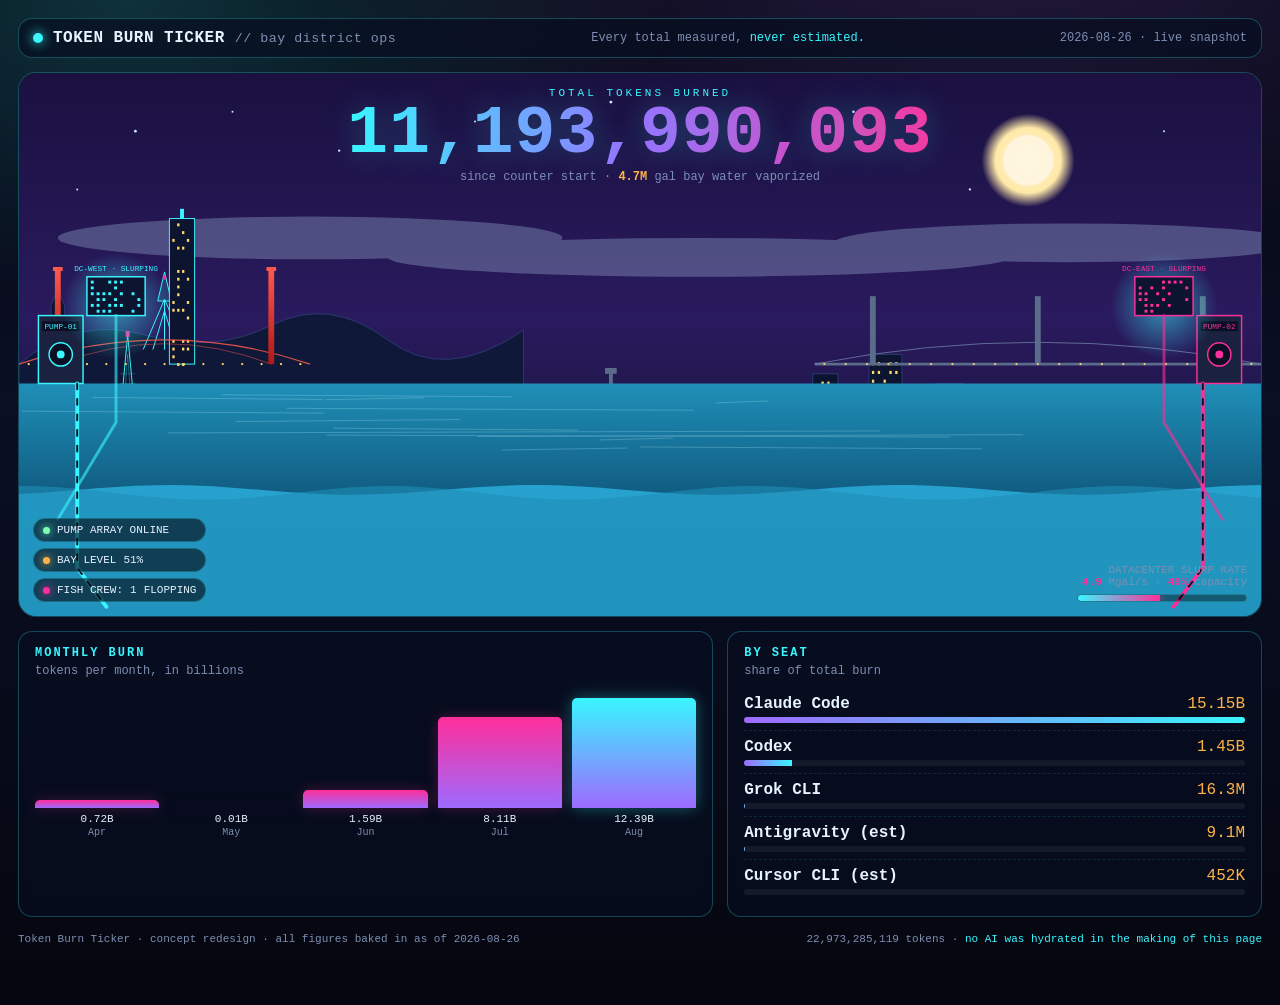
<file: contest/round4-baydrain/entry-glm.html>
<!DOCTYPE html>
<html lang="en">
<head>
<meta charset="UTF-8">
<meta name="viewport" content="width=device-width, initial-scale=1.0">
<title>Token Burn Ticker — Drain the Bay</title>
<style>
  :root{
    --bg0:#05060f; --bg1:#0a0f24;
    --cy1:#39f6ff; --cy2:#ff2e9a; --cy3:#9d6bff;
    --amber:#ffb347; --good:#7CFFB2;
    --ink:#e7f3ff; --dim:#7d8fb3;
    --panel:rgba(8,14,32,0.72);
    --line:rgba(57,246,255,0.25);
  }
  *{box-sizing:border-box}
  html,body{margin:0;padding:0;background:var(--bg0);color:var(--ink);
    font-family:ui-monospace,SFMono-Regular,Menlo,Consolas,"Liberation Mono",monospace;
    overflow-x:hidden}
  body{
    background:
      radial-gradient(1200px 600px at 78% -10%, rgba(157,107,255,0.22), transparent 60%),
      radial-gradient(900px 500px at 10% 0%, rgba(57,246,255,0.18), transparent 60%),
      linear-gradient(180deg,#05060f 0%,#0a0f24 40%,#05060f 100%);
    min-height:100vh;
  }
  .wrap{max-width:1280px;margin:0 auto;padding:18px 18px 60px}
  .topbar{display:flex;align-items:center;justify-content:space-between;gap:14px;
    padding:10px 14px;border:1px solid var(--line);border-radius:14px;
    background:var(--panel);backdrop-filter:blur(6px);flex-wrap:wrap}
  .brand{display:flex;align-items:center;gap:10px;font-weight:700;letter-spacing:.5px}
  .brand .dot{width:10px;height:10px;border-radius:50%;background:var(--cy1);
    box-shadow:0 0 12px var(--cy1);animation:pulse 1.6s infinite ease-in-out}
  .brand small{color:var(--dim);font-weight:400}
  .tag{color:var(--dim);font-size:12px}
  .tag em{color:var(--cy1);font-style:normal}
  .hero{position:relative;margin-top:14px;border:1px solid var(--line);border-radius:18px;
    overflow:hidden;background:linear-gradient(180deg,rgba(10,16,36,.6),rgba(5,6,15,.2))}
  .scene{display:block;width:100%;height:auto}
  .hud{position:absolute;inset:0;pointer-events:none}
  .counter{position:absolute;top:14px;left:50%;transform:translateX(-50%);
    text-align:center;pointer-events:auto;padding:0 10px}
  .counter .lab{font-size:11px;letter-spacing:3px;color:var(--cy1);text-transform:uppercase}
  .counter .num{font-size:clamp(30px,6.4vw,68px);font-weight:800;letter-spacing:1px;
    background:linear-gradient(90deg,var(--cy1),var(--cy3),var(--cy2));
    -webkit-background-clip:text;background-clip:text;color:transparent;
    text-shadow:0 0 30px rgba(57,246,255,0.25);line-height:1.02;font-variant-numeric:tabular-nums}
  .counter .sub{font-size:12px;color:var(--dim);margin-top:2px}
  .counter .sub b{color:var(--amber)}
  .chips{position:absolute;left:14px;bottom:14px;display:flex;flex-direction:column;gap:6px;pointer-events:auto}
  .chip{font-size:11px;padding:5px 9px;border:1px solid var(--line);border-radius:999px;
    background:rgba(5,6,15,0.6);color:var(--ink);display:flex;align-items:center;gap:7px;white-space:nowrap}
  .chip i{width:7px;height:7px;border-radius:50%;background:var(--good);box-shadow:0 0 8px var(--good)}
  .chip.warn i{background:var(--amber);box-shadow:0 0 8px var(--amber)}
  .chip.bad  i{background:var(--cy2);box-shadow:0 0 8px var(--cy2)}
  .slurp{position:absolute;right:14px;bottom:14px;text-align:right;pointer-events:auto;font-size:11px;color:var(--dim)}
  .slurp b{color:var(--cy2)}
  .slurp .bar{margin-top:6px;width:170px;height:8px;border:1px solid var(--line);border-radius:6px;
    overflow:hidden;background:rgba(0,0,0,0.4);margin-left:auto}
  .slurp .bar > span{display:block;height:100%;width:0%;background:linear-gradient(90deg,var(--cy1),var(--cy2));
    box-shadow:0 0 10px var(--cy2)}
  .grid{display:grid;grid-template-columns:1.3fr 1fr;gap:14px;margin-top:14px}
  @media (max-width:820px){.grid{grid-template-columns:1fr}}
  .card{border:1px solid var(--line);border-radius:14px;background:var(--panel);
    padding:14px 16px;backdrop-filter:blur(6px)}
  .card h3{margin:0 0 4px;font-size:12px;letter-spacing:2px;color:var(--cy1);text-transform:uppercase}
  .card .sub{color:var(--dim);font-size:12px;margin-bottom:10px}
  .months{display:flex;align-items:flex-end;gap:10px;height:150px;padding-top:10px}
  .m{flex:1;display:flex;flex-direction:column;align-items:center;justify-content:flex-end;height:100%}
  .m .b{width:100%;border-radius:5px 5px 0 0;background:linear-gradient(180deg,var(--cy2),var(--cy3));
    box-shadow:0 0 14px rgba(255,46,154,0.25);height:0%;transition:height .25s}
  .m.aug .b{background:linear-gradient(180deg,var(--cy1),var(--cy3));box-shadow:0 0 16px rgba(57,246,255,0.35)}
  .m .v{font-size:11px;color:var(--ink);margin-top:5px;white-space:nowrap}
  .m .l{font-size:10px;color:var(--dim);margin-top:2px}
  .seat{display:grid;grid-template-columns:1fr auto;gap:4px 10px;padding:7px 0;
    border-bottom:1px dashed rgba(57,246,255,0.12)}
  .seat:last-child{border-bottom:none}
  .seat .name{color:var(--ink);font-weight:600}
  .seat .name small{color:var(--dim);font-weight:400;margin-left:6px}
  .seat .val{color:var(--amber);font-variant-numeric:tabular-nums}
  .seat .track{grid-column:1/-1;height:6px;border-radius:6px;background:rgba(255,255,255,0.06);overflow:hidden}
  .seat .track > span{display:block;height:100%;background:linear-gradient(90deg,var(--cy3),var(--cy1));width:0%;transition:width .25s}
  .est{color:var(--dim);font-size:10px;margin-left:6px}
  .foot{margin-top:16px;display:flex;justify-content:space-between;gap:10px;color:var(--dim);font-size:11px;flex-wrap:wrap}
  .foot a{color:var(--cy1);text-decoration:none}
  @keyframes flop{
    0%{transform:rotate(-18deg) translateY(0)} 25%{transform:rotate(22deg) translateY(-3px)}
    50%{transform:rotate(-12deg) translateY(0)} 75%{transform:rotate(16deg) translateY(-2px)}
    100%{transform:rotate(-18deg) translateY(0)}
  }
  @keyframes pulse{0%,100%{opacity:1;transform:scale(1)}50%{opacity:.4;transform:scale(.7)}}
  @keyframes dash{to{stroke-dashoffset:-1000}}
  @keyframes bob{0%,100%{transform:translateY(0)}50%{transform:translateY(-3px)}}
  @keyframes fogdrift{0%{transform:translateX(-10%)}100%{transform:translateX(10%)}}
  @keyframes glowwin{0%,100%{opacity:.85}50%{opacity:.35}}
  .fish{transform-box:fill-box;transform-origin:center}
  .fish.go{animation:flop .9s infinite ease-in-out}
  .pipe-flow{stroke-dasharray:6 10;animation:dash 18s linear infinite}
  .fog{animation:fogdrift 26s ease-in-out infinite alternate}
  .win{animation:glowwin 2.4s infinite}
  .boat{animation:bob 3.2s ease-in-out infinite}
  @media (prefers-reduced-motion: reduce){
    .brand .dot,.fish.go,.pipe-flow,.fog,.win,.boat{animation:none !important}
  }
</style>
</head>
<body>
<div class="wrap">
  <div class="topbar">
    <div class="brand">
      <span class="dot"></span>
      <span>TOKEN BURN TICKER <small>// bay district ops</small></span>
    </div>
    <div class="tag">Every total measured, <em>never estimated.</em></div>
    <div class="tag">2026-08-26 · live snapshot</div>
  </div>

  <div class="hero" id="hero">
    <svg class="scene" id="scene" viewBox="0 0 1280 560" preserveAspectRatio="xMidYMid slice" aria-label="San Francisco Bay being drained to fuel AI datacenters">
      <defs>
        <linearGradient id="sky" x1="0" y1="0" x2="0" y2="1">
          <stop offset="0%" stop-color="#1a1140"/>
          <stop offset="45%" stop-color="#2a1a5e"/>
          <stop offset="100%" stop-color="#0a0f24"/>
        </linearGradient>
        <linearGradient id="water" x1="0" y1="0" x2="0" y2="1">
          <stop offset="0%" stop-color="#1f8fb8"/>
          <stop offset="60%" stop-color="#0d4f73"/>
          <stop offset="100%" stop-color="#06243a"/>
        </linearGradient>
        <linearGradient id="floor" x1="0" y1="0" x2="0" y2="1">
          <stop offset="0%" stop-color="#6b5a3a"/>
          <stop offset="100%" stop-color="#2e2412"/>
        </linearGradient>
        <linearGradient id="gg" x1="0" y1="0" x2="0" y2="1">
          <stop offset="0%" stop-color="#ff5a4d"/>
          <stop offset="100%" stop-color="#b01818"/>
        </linearGradient>
        <radialGradient id="moon" cx="50%" cy="50%" r="50%">
          <stop offset="0%" stop-color="#fff7e0"/>
          <stop offset="70%" stop-color="#ffe9a8"/>
          <stop offset="100%" stop-color="#ffe9a8" stop-opacity="0"/>
        </radialGradient>
        <radialGradient id="dcglow" cx="50%" cy="50%" r="50%">
          <stop offset="0%" stop-color="#39f6ff" stop-opacity="0.55"/>
          <stop offset="100%" stop-color="#39f6ff" stop-opacity="0"/>
        </radialGradient>
      </defs>
      <rect x="0" y="0" width="1280" height="560" fill="url(#sky)"/>
      <circle cx="1040" cy="90" r="48" fill="url(#moon)"/>
      <circle cx="1040" cy="90" r="26" fill="#fff7e0" opacity="0.9"/>
      <g fill="#cfe9ff">
        <circle cx="120" cy="60" r="1.4"/><circle cx="220" cy="40" r="1"/>
        <circle cx="330" cy="80" r="1.2"/><circle cx="470" cy="50" r="1"/>
        <circle cx="610" cy="30" r="1.5"/><circle cx="740" cy="70" r="1"/>
        <circle cx="860" cy="40" r="1.3"/><circle cx="1180" cy="60" r="1"/>
        <circle cx="60" cy="120" r="1"/><circle cx="980" cy="120" r="1.2"/>
      </g>
      <g class="fog" opacity="0.35">
        <ellipse cx="300" cy="170" rx="260" ry="22" fill="#9fb6d8"/>
        <ellipse cx="700" cy="190" rx="320" ry="20" fill="#9fb6d8"/>
        <ellipse cx="1080" cy="175" rx="240" ry="20" fill="#9fb6d8"/>
      </g>
      <g id="skyline"></g>
      <g id="bridges"></g>
      <g id="alcatraz"></g>
      <g id="floorgroup"></g>
      <g id="fishgroup"></g>
      <g id="watergroup"></g>
      <g id="pumps"></g>
      <g id="datacenters"></g>
    </svg>

    <div class="hud">
      <div class="counter">
        <div class="lab">Total tokens burned</div>
        <div class="num" id="num">0</div>
        <div class="sub">since counter start · <b id="drained">0</b> gal bay water vaporized</div>
      </div>
      <div class="chips">
        <div class="chip"><i></i> PUMP ARRAY ONLINE</div>
        <div class="chip warn"><i></i> BAY LEVEL <span id="lvl">100%</span></div>
        <div class="chip bad"><i></i> FISH CREW: <span id="fishcount">0</span> FLOPPING</div>
      </div>
      <div class="slurp">
        DATACENTER SLURP RATE<br>
        <b id="rate">0.0</b> Mgal/s &middot; <b id="pct">0%</b> capacity<br>
        <div class="bar"><span id="capbar"></span></div>
      </div>
    </div>
  </div>

  <div class="grid">
    <div class="card">
      <h3>Monthly burn</h3>
      <div class="sub">tokens per month, in billions</div>
      <div class="months" id="months"></div>
    </div>
    <div class="card">
      <h3>By seat</h3>
      <div class="sub">share of total burn</div>
      <div id="seats"></div>
    </div>
  </div>

  <div class="foot">
    <div>Token Burn Ticker · concept redesign · all figures baked in as of 2026-08-26</div>
    <div>22,973,285,119 tokens &middot; <em style="color:var(--cy1);font-style:normal">no AI was hydrated in the making of this page</em></div>
  </div>
</div>

<script id="app">
(function(){
  var SVGNS="http://www.w3.org/2000/svg";
  var HTML_TAGS={div:1,span:1,p:1,br:1,a:1,small:1,b:1};
  var $=function(id){return document.getElementById(id);};
  var reduce=window.matchMedia&&window.matchMedia("(prefers-reduced-motion: reduce)").matches;
  function el(name,attrs,parent){
    var e=HTML_TAGS[name]?document.createElement(name):document.createElementNS(SVGNS,name);
    if(attrs)for(var k in attrs)e.setAttribute(k,attrs[k]);
    if(parent)parent.appendChild(e);
    return e;
  }
  var W=1280,H=560;
  var FULL=22973285119;
  var WATER_TOP_START=320,WATER_TOP_END=545,FLOOR_Y=400;
  /*SKYLINE_MARKER*/
  var sky=$("skyline");
  el("path",{d:"M0,300 Q60,250 130,270 T260,260 T380,275 T520,265 L520,360 L0,360 Z",fill:"#10183a",stroke:"#2a3a72","stroke-width":"1"},sky);
  var sutro=el("g",{transform:"translate(150,205)"},sky);
  el("path",{d:"M0,80 L0,30 L-7,30 L0,0 L7,30 L0,30 Z",fill:"#2a3a72",stroke:"#39f6ff","stroke-width":"1"},sutro);
  el("path",{d:"M-22,80 L0,28 L22,80",fill:"none",stroke:"#39f6ff","stroke-width":"1"},sutro);
  el("path",{d:"M-12,80 L0,40 L12,80",fill:"none",stroke:"#39f6ff","stroke-width":"1"},sutro);
  el("circle",{cx:"0",cy:"6",r:"2",fill:"#ff2e9a"},sutro);
  var sf=el("g",{transform:"translate(720,300)"},sky);
  el("path",{d:"M-40,60 Q60,10 160,40 T300,30 L300,120 L-40,120 Z",fill:"#10183a",stroke:"#2a3a72","stroke-width":"1"},sf);
  var blds=[{x:-30,w:30,h:70},{x:5,w:24,h:50},{x:35,w:30,h:95},{x:70,w:22,h:60},{x:98,w:26,h:110},{x:130,w:20,h:70},{x:156,w:34,h:130},{x:196,w:22,h:80},{x:224,w:28,h:100},{x:258,w:24,h:64}];
  blds.forEach(function(b){
    el("rect",{x:b.x,y:120-b.h,width:b.w,height:b.h,fill:"#0c1430",stroke:"#2a3a72","stroke-width":"1"},sf);
    for(var yy=120-b.h+8;yy<116;yy+=9){for(var xx=b.x+3;xx<b.x+b.w-2;xx+=6){if(Math.random()<0.45)el("rect",{x:xx,y:yy,width:2.4,height:3.2,fill:"#ffd86b",class:"win"},sf);}}
  });
  var tp=el("g",{transform:"translate(112,300)"},sky);
  el("path",{d:"M-14,120 L0,-30 L14,120 Z",fill:"#0c1430",stroke:"#39f6ff","stroke-width":"1"},tp);
  el("path",{d:"M-9,120 L0,-10 L9,120 Z",fill:"none",stroke:"#39f6ff","stroke-width":"0.6",opacity:"0.6"},tp);
  for(var ty=10;ty<116;ty+=10)el("line",{x1:-7-(ty*0.05),y1:ty,x2:7+(ty*0.05),y2:ty,stroke:"#39f6ff","stroke-width":"0.5",opacity:"0.5"},tp);
  el("rect",{x:"-2",y:"-34",width:"4",height:"6",fill:"#ff2e9a"},tp);
  var st=el("g",{transform:"translate(168,300)"},sky);
  el("rect",{x:"-13",y:"-150",width:"26",height:"150",fill:"#0c1430",stroke:"#39f6ff","stroke-width":"1"},st);
  el("rect",{x:"-2",y:"-160",width:"4",height:"10",fill:"#39f6ff"},st);
  for(var sy=-145;sy<0;sy+=8){for(var sx=-10;sx<10;sx+=5){if(Math.random()<0.4)el("rect",{x:sx,y:sy,width:2.4,height:3,fill:"#ffd86b",class:"win"},st);}}
  var ct=el("g",{transform:"translate(40,300)"},sky);
  el("path",{d:"M-7,0 L-7,-60 L0,-78 L7,-60 L7,0 Z",fill:"#0c1430",stroke:"#2a3a72","stroke-width":"1"},ct);
  el("rect",{x:"-2",y:"-82",width:"4",height:"6",fill:"#ff2e9a"},ct);
  /*BRIDGES_MARKER*/
  var br=$("bridges");
  var gg=el("g",{},br);
  el("path",{d:"M0,300 L300,300",stroke:"url(#gg)","stroke-width":"3"},gg);
  el("path",{d:"M0,300 Q150,250 300,300",fill:"none",stroke:"#ff5a4d","stroke-width":"1.2",opacity:"0.85"},gg);
  el("path",{d:"M40,300 Q150,258 260,300",fill:"none",stroke:"#ff5a4d","stroke-width":"0.8",opacity:"0.6"},gg);
  [40,260].forEach(function(tx){el("rect",{x:tx-3,y:200,width:6,height:100,fill:"url(#gg)"},gg);el("rect",{x:tx-5,y:200,width:10,height:4,fill:"#ff5a4d"},gg);});
  for(var gx=10;gx<300;gx+=20)el("circle",{cx:gx,cy:300,r:1.2,fill:"#ffd86b",class:"win"},gg);
  var bb=el("g",{transform:"translate(820,0)"},br);
  el("path",{d:"M0,300 L460,300",stroke:"#5b6b8a","stroke-width":"3"},bb);
  el("path",{d:"M0,300 Q230,255 460,300",fill:"none",stroke:"#7d8fb3","stroke-width":"1",opacity:"0.7"},bb);
  [60,230,400].forEach(function(tx){el("rect",{x:tx-3,y:230,width:6,height:70,fill:"#5b6b8a"},bb);});
  for(var bx=10;bx<460;bx+=22)el("circle",{cx:bx,cy:300,r:1.1,fill:"#ffd86b",class:"win"},bb);
  var al=$("alcatraz");
  el("path",{d:"M560,360 Q590,348 640,352 Q690,348 720,360 L715,366 Q640,372 565,366 Z",fill:"#3a3a44",stroke:"#5b6b8a","stroke-width":"1"},al);
  el("rect",{x:585,y:330,width:70,height:22,fill:"#4a4a55",stroke:"#7d8fb3","stroke-width":"1"},al);
  el("rect",{x:590,y:322,width:8,height:10,fill:"#4a4a55",stroke:"#7d8fb3","stroke-width":"1"},al);
  el("rect",{x:640,y:322,width:8,height:10,fill:"#4a4a55",stroke:"#7d8fb3","stroke-width":"1"},al);
  for(var ax=590;ax<650;ax+=6)el("rect",{x:ax,y:336,width:2,height:3,fill:"#ffd86b",class:"win"},al);
  el("rect",{x:608,y:308,width:4,height:24,fill:"#5b6b8a"},al);
  el("rect",{x:604,y:304,width:12,height:6,fill:"#5b6b8a"},al);
  /*WATER_MARKER*/
  var wg=$("watergroup");
  el("rect",{id:"water",x:0,y:WATER_TOP_START,width:W,height:H-WATER_TOP_START,fill:"url(#water)"},wg);
  var wave=el("path",{id:"wave",fill:"#2aa9d6",opacity:"0.9"},wg);
  var wave2=el("path",{id:"wave2",fill:"#1f8fb8",opacity:"0.6"},wg);
  function buildWave(topY,amp,phase){
    var d="M0,"+(topY+amp*Math.sin(phase));
    for(var x=20;x<=W;x+=20){var y=topY+amp*Math.sin((x/60)+phase);d+=" L"+x+","+y;}
    d+=" L"+W+","+H+" L0,"+H+" Z";return d;
  }
  var shim=el("g",{id:"shimmer",opacity:"0.25"},wg);
  for(var i=0;i<14;i++){var lx=Math.random()*W,ly=WATER_TOP_START+10+Math.random()*60;el("line",{x1:lx,y1:ly,x2:Math.random()*W,y2:ly+2,stroke:"#bff4ff","stroke-width":"1"},shim);}
  /*FLOOR_MARKER*/
  var fg=$("floorgroup");
  el("rect",{x:0,y:FLOOR_Y,width:W,height:H-FLOOR_Y,fill:"url(#floor)"},fg);
  for(var i=0;i<26;i++)el("ellipse",{cx:Math.random()*W,cy:FLOOR_Y+4+Math.random()*(H-FLOOR_Y-4),rx:8+Math.random()*22,ry:2+Math.random()*3,fill:"#5a4a2a",opacity:"0.5"},fg);
  [[60,540,14],[180,548,9],[420,542,11],[640,548,8],[860,540,16],[1080,546,10],[1200,544,12]].forEach(function(r){el("ellipse",{cx:r[0],cy:r[1],rx:r[2],ry:r[2]*0.4,fill:"#3a2e18"},fg);});
  var sign=el("g",{transform:"translate(340,540)"},fg);
  el("rect",{x:"-1",y:"-26",width:"2",height:"26",fill:"#6b5a3a"},sign);
  el("rect",{x:"-22",y:"-26",width:"44",height:"18",fill:"#ff2e9a",stroke:"#fff","stroke-width":"1"},sign);
  var stxt=el("text",{x:"0",y:"-13","text-anchor":"middle","font-size":"9",fill:"#fff","font-family":"monospace"},sign);stxt.textContent="NO FISHING";
  var boot=el("g",{transform:"translate(760,548)"},fg);
  el("path",{d:"M-10,0 L-10,-14 L4,-14 L4,-6 L12,-6 L12,0 Z",fill:"#3a2e18",stroke:"#6b5a3a","stroke-width":"1"},boot);
  /*FISH_MARKER*/
  var fishG=$("fishgroup");
  var fishData=[{x:90,y:418,s:1.1,h:"#ff8a3c",d:0},{x:230,y:448,s:0.9,h:"#ffd86b",d:120},{x:510,y:478,s:1.0,h:"#7CFFB2",d:60},{x:690,y:506,s:0.8,h:"#ff2e9a",d:200},{x:930,y:528,s:1.2,h:"#39f6ff",d:30},{x:1130,y:540,s:0.95,h:"#9d6bff",d:160}];
  var fishEls=[];
  fishData.forEach(function(f){
    var g=el("g",{class:"fish",transform:"translate("+f.x+","+f.y+") scale("+f.s+")"},fishG);
    el("path",{d:"M-14,0 Q-6,-9 8,-4 Q14,-2 18,-6 L18,6 Q14,2 8,4 Q-6,9 -14,0 Z",fill:f.h,stroke:"#0a0f24","stroke-width":"1"},g);
    el("path",{d:"M-14,0 L-24,-8 L-20,0 L-24,8 Z",fill:f.h,stroke:"#0a0f24","stroke-width":"1"},g);
    el("circle",{cx:"10",cy:"-2",r:"1.6",fill:"#0a0f24"},g);
    el("circle",{cx:"10.6",cy:"-2.4",r:"0.5",fill:"#fff"},g);
    el("path",{d:"M14,-12 q3,4 0,7 q-3,-3 0,-7 Z",fill:"#39f6ff",opacity:"0.9"},g);
    fishEls.push({g:g,delay:f.d,started:false});
  });
  /*PUMPS_MARKER*/
  var pu=$("pumps");
  var lp=el("g",{transform:"translate(20,250)"},pu);
  el("rect",{x:"0",y:"0",width:"46",height:"70",fill:"#1a2240",stroke:"#39f6ff","stroke-width":"1.5"},lp);
  el("rect",{x:"4",y:"6",width:"38",height:"10",fill:"#0a0f24"},lp);
  var lpt=el("text",{x:"23",y:"14","text-anchor":"middle","font-size":"8",fill:"#39f6ff","font-family":"monospace"},lp);lpt.textContent="PUMP-01";
  el("circle",{cx:"23",cy:"40",r:"12",fill:"#0a0f24",stroke:"#39f6ff","stroke-width":"1.5"},lp);
  el("circle",{cx:"23",cy:"40",r:"4",fill:"#39f6ff",class:"win"},lp);
  el("path",{d:"M40,70 L40,260 L70,300",fill:"none",stroke:"#39f6ff","stroke-width":"4","stroke-linecap":"round"},lp);
  el("path",{d:"M40,70 L40,260 L70,300",fill:"none",stroke:"#0a0f24","stroke-width":"2","stroke-linecap":"round",class:"pipe-flow"},lp);
  var rp=el("g",{transform:"translate(1214,250)"},pu);
  el("rect",{x:"0",y:"0",width:"46",height:"70",fill:"#1a2240",stroke:"#ff2e9a","stroke-width":"1.5"},rp);
  el("rect",{x:"4",y:"6",width:"38",height:"10",fill:"#0a0f24"},rp);
  var rpt=el("text",{x:"23",y:"14","text-anchor":"middle","font-size":"8",fill:"#ff2e9a","font-family":"monospace"},rp);rpt.textContent="PUMP-02";
  el("circle",{cx:"23",cy:"40",r:"12",fill:"#0a0f24",stroke:"#ff2e9a","stroke-width":"1.5"},rp);
  el("circle",{cx:"23",cy:"40",r:"4",fill:"#ff2e9a",class:"win"},rp);
  el("path",{d:"M6,70 L6,260 L-24,300",fill:"none",stroke:"#ff2e9a","stroke-width":"4","stroke-linecap":"round"},rp);
  el("path",{d:"M6,70 L6,260 L-24,300",fill:"none",stroke:"#0a0f24","stroke-width":"2","stroke-linecap":"round",class:"pipe-flow"},rp);
  /*DC_MARKER*/
  var dc=$("datacenters");
  var dcL=el("g",{transform:"translate(70,210)"},dc);
  el("circle",{cx:"30",cy:"30",r:"55",fill:"url(#dcglow)"},dcL);
  el("rect",{x:"0",y:"0",width:"60",height:"40",fill:"#0c1430",stroke:"#39f6ff","stroke-width":"1.5"},dcL);
  for(var wy=4;wy<36;wy+=6){for(var wx=4;wx<56;wx+=6){if(Math.random()<0.5)el("rect",{x:wx,y:wy,width:3,height:3,fill:"#39f6ff",class:"win"},dcL);}}
  var ldt=el("text",{x:"30",y:"-6","text-anchor":"middle","font-size":"8",fill:"#39f6ff","font-family":"monospace"},dcL);ldt.textContent="DC-WEST · SLURPING";
  el("path",{d:"M30,40 L30,150 L-30,250",fill:"none",stroke:"#39f6ff","stroke-width":"3","stroke-linecap":"round",opacity:"0.6"},dcL);
  var dcR=el("g",{transform:"translate(1150,210)"},dc);
  el("circle",{cx:"30",cy:"30",r:"55",fill:"url(#dcglow)"},dcR);
  el("rect",{x:"0",y:"0",width:"60",height:"40",fill:"#0c1430",stroke:"#ff2e9a","stroke-width":"1.5"},dcR);
  for(var wy2=4;wy2<36;wy2+=6){for(var wx2=4;wx2<56;wx2+=6){if(Math.random()<0.5)el("rect",{x:wx2,y:wy2,width:3,height:3,fill:"#ff2e9a",class:"win"},dcR);}}
  var rdt=el("text",{x:"30",y:"-6","text-anchor":"middle","font-size":"8",fill:"#ff2e9a","font-family":"monospace"},dcR);rdt.textContent="DC-EAST · SLURPING";
  el("path",{d:"M30,40 L30,150 L90,250",fill:"none",stroke:"#ff2e9a","stroke-width":"3","stroke-linecap":"round",opacity:"0.6"},dcR);
  /*ANIM_MARKER*/
  var numEl=$("num"),drainedEl=$("drained"),lvlEl=$("lvl"),fishcountEl=$("fishcount"),rateEl=$("rate"),pctEl=$("pct"),capbar=$("capbar");
  function fmt(n){return Math.floor(n).toLocaleString("en-US");}
  function easeOut(t){return 1-Math.pow(1-t,3);}
  var GAL_PER_TOKEN=0.00042;
  function updateScene(p){
    var topY=WATER_TOP_START+(WATER_TOP_END-WATER_TOP_START)*p;
    var wEl=$("water");wEl.setAttribute("y",topY);wEl.setAttribute("height",H-topY);
    wave.setAttribute("d",buildWave(topY,5,Date.now()/900));
    wave2.setAttribute("d",buildWave(topY+3,7,Date.now()/700+1));
    var lvl=Math.round((1-p)*100);lvlEl.textContent=lvl+"%";
    var drained=FULL*p*GAL_PER_TOKEN;
    drainedEl.textContent=(drained/1e6).toFixed(1)+"M";
    var rate=(p*9.4+0.3).toFixed(1);rateEl.textContent=rate;
    var pctc=Math.round(p*100);pctEl.textContent=pctc+"%";capbar.style.width=pctc+"%";
    var fc=0;
    fishEls.forEach(function(fe){
      var fishTopY=parseFloat(fe.g.getAttribute("transform").match(/translate\(([-\d.]+),([-\d.]+)\)/)[2])-18;
      var exposed=topY>fishTopY;
      if(exposed && !fe.started){fe.started=true;fe.g.classList.add("go");}
      if(exposed)fc++;
    });
    fishcountEl.textContent=fc;
  }
  function tick(t0){
    return function(){
      var now=Date.now();
      var p=Math.max(0,Math.min(1,(now-t0)/ (reduce?1:7800)));
      p=easeOut(p);
      numEl.textContent=fmt(FULL*p);
      updateScene(p);
      if(p<1)requestAnimationFrame(tick(t0));
      else{numEl.textContent=fmt(FULL);updateScene(1);}
    };
  }
  /*STATS_MARKER*/
  var months=[["Apr",0.72],["May",0.01],["Jun",1.59],["Jul",8.11],["Aug",12.39]];
  var mmax=Math.max.apply(null,months.map(function(m){return m[1];}));
  var mwrap=$("months");
  months.forEach(function(m,i){
    var d=el("div",{class:"m"+(i===months.length-1?" aug":"")},mwrap);
    var b=el("div",{class:"b"},d);
    var v=el("div",{class:"v"},d);v.textContent=m[1]+"B";
    var l=el("div",{class:"l"},d);l.textContent=m[0];
    var target=(m[1]/mmax)*100;
    setTimeout(function(){b.style.height=target+"%";},reduce?0:300+i*180);
  });
  var seats=[["Claude Code",15.15e9,false],["Codex",1.45e9,false],["Grok CLI",16.3e6,false],["Antigravity",9.1e6,true],["Cursor CLI",452e3,true]];
  var smax=seats[0][1];
  var swrap=$("seats");
  seats.forEach(function(s){
    var row=el("div",{class:"seat"},swrap);
    var nm=el("div",{class:"name"},row);nm.textContent=s[0]+(s[2]?" (est)":"");
    var val=el("div",{class:"val"},row);
    var valtxt=s[1]>=1e9?(s[1]/1e9).toFixed(2)+"B":s[1]>=1e6?(s[1]/1e6).toFixed(1)+"M":(s[1]/1e3).toFixed(0)+"K";
    val.textContent=valtxt;
    var tr=el("div",{class:"track"},row);
    var sp=el("span",{},tr);
    setTimeout(function(){sp.style.width=((s[1]/smax)*100)+"%";},reduce?0:400);
  });
  /*KICK_MARKER*/
  if(reduce){
    numEl.textContent=fmt(FULL);
    updateScene(1);
  } else {
    requestAnimationFrame(tick(Date.now()));
  }
  if(!reduce) setInterval(function(){
    var wEl=$("water");var topY=parseFloat(wEl.getAttribute("y"));
    wave.setAttribute("d",buildWave(topY,5,Date.now()/900));
    wave2.setAttribute("d",buildWave(topY+3,7,Date.now()/700+1));
  },80);
})();
</script>
</body>
</html>
</file>
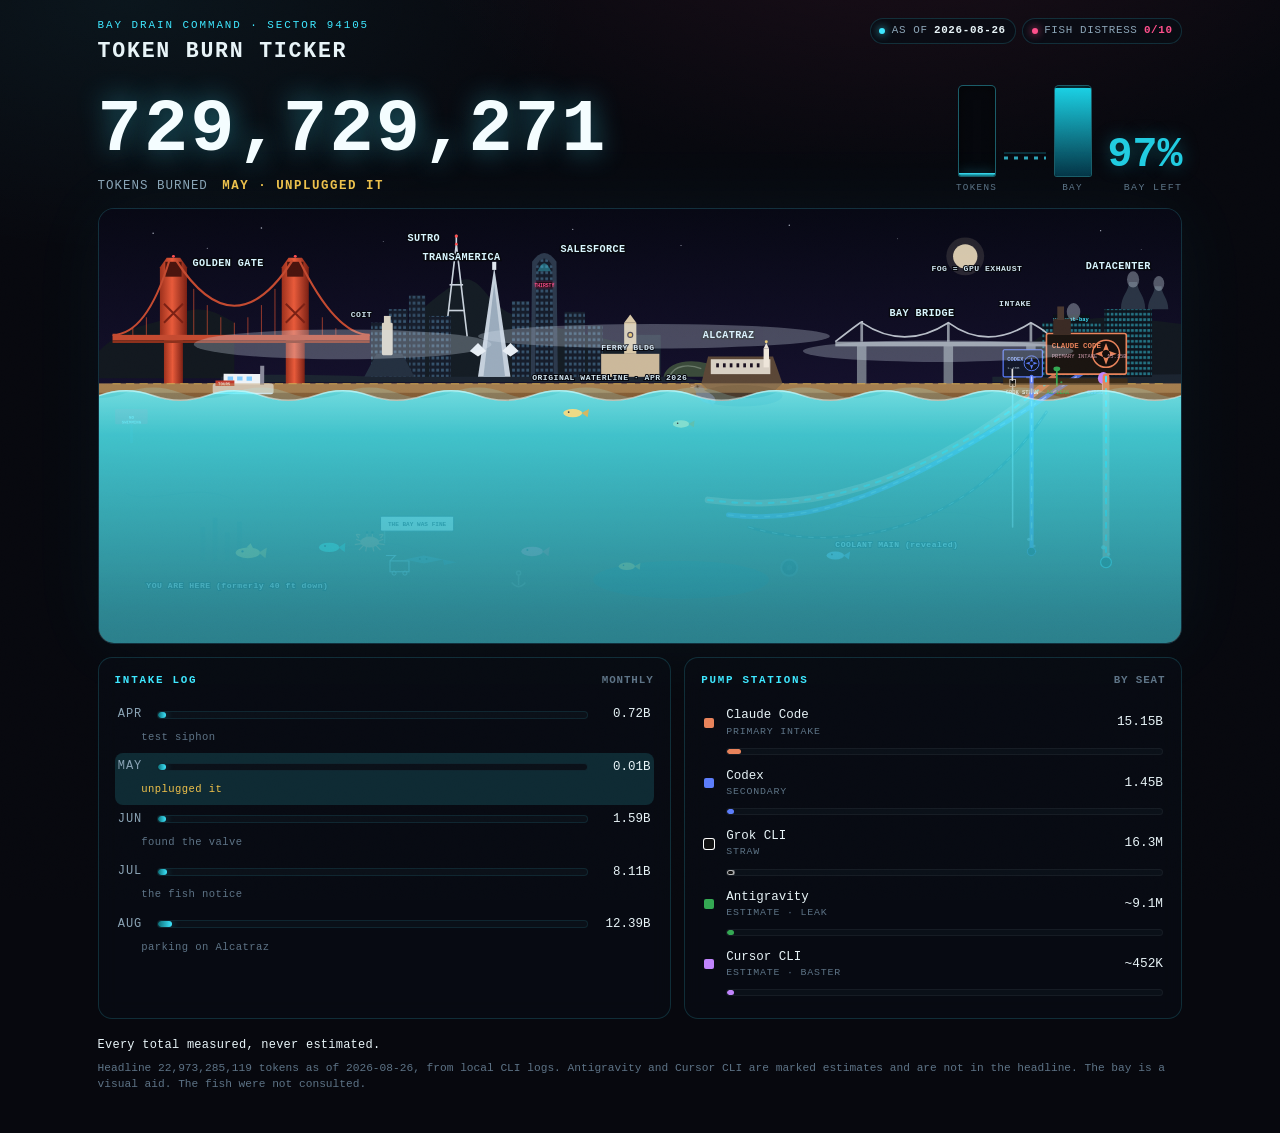
<file: contest/round4-baydrain/entry-grok.html>
<!DOCTYPE html>
<html lang="en">
<head>
<meta charset="UTF-8">
<meta name="viewport" content="width=device-width, initial-scale=1">
<meta name="color-scheme" content="dark">
<title>Token Burn Ticker — 22.97B tokens</title>
<meta name="description" content="22,973,285,119 tokens processed as of 2026-08-26. Every total measured, never estimated. The bay is a visual aid; the number is not.">
<link rel="icon" href="data:image/svg+xml,%3Csvg xmlns='http://www.w3.org/2000/svg' viewBox='0 0 32 32'%3E%3Crect width='32' height='32' rx='5' fill='%2307080e'/%3E%3Cpath d='M3 21h26v8H3z' fill='%2314c4d8'/%3E%3Cpath d='M7 8v15M23 8v15M7 8c5 9 13 9 16 0' stroke='%23e85a3a' fill='none' stroke-width='2'/%3E%3Ccircle cx='16' cy='19' r='1.6' fill='%23f0c14a'/%3E%3C/svg%3E">
<script>
(function () {
  try {
    if (window.matchMedia('(prefers-reduced-motion: reduce)').matches) {
      document.documentElement.classList.add('is-final');
      document.documentElement.style.setProperty('--drain', '1');
    } else {
      document.documentElement.style.setProperty('--drain', '0');
    }
  } catch (e) {}
})();
</script>
<style>
  @property --drain {
    syntax: "<number>";
    inherits: true;
    initial-value: 0;
  }

  :root {
    --drain: 0;
    --bg: #07080e;
    --panel: rgba(8, 12, 20, 0.78);
    --border: rgba(62, 231, 255, 0.16);
    --text: #e8f4f8;
    --dim: #8aa3b5;
    --faint: #5d7386;
    --cyan: #3ee7ff;
    --cyan-dim: rgba(62, 231, 255, 0.14);
    --magenta: #ff4f8b;
    --gg: #e85a3a;
    --gold: #f0c14a;
    --water: #1ad0e4;
    --claude: #e8825a;
    --codex: #5b7cfa;
    --google: #34a853;
    --cursor: #c084fc;
    --font: ui-monospace, "Cascadia Code", "Segoe UI Mono", "SF Mono", Consolas, monospace;
    color-scheme: dark;
  }

  html.is-final { --drain: 1; }

  *, *::before, *::after { box-sizing: border-box; margin: 0; padding: 0; }

  html { -webkit-text-size-adjust: 100%; }

  body {
    min-height: 100dvh;
    font-family: var(--font);
    background:
      radial-gradient(ellipse 80% 50% at 70% -10%, rgba(255, 79, 139, 0.09), transparent 50%),
      radial-gradient(ellipse 70% 45% at 10% 0%, rgba(62, 231, 255, 0.06), transparent 50%),
      var(--bg);
    color: var(--text);
    line-height: 1.45;
    overflow-x: hidden;
  }

  body::after {
    content: "";
    position: fixed;
    inset: 0;
    pointer-events: none;
    z-index: 80;
    opacity: 0.035;
    background-image: url("data:image/svg+xml,%3Csvg viewBox='0 0 256 256' xmlns='http://www.w3.org/2000/svg'%3E%3Cfilter id='n'%3E%3CfeTurbulence type='fractalNoise' baseFrequency='0.9' numOctaves='2' stitchTiles='stitch'/%3E%3C/filter%3E%3Crect width='100%25' height='100%25' filter='url(%23n)'/%3E%3C/svg%3E");
    background-size: 180px 180px;
    mix-blend-mode: overlay;
  }

  .wrap {
    position: relative;
    z-index: 1;
    max-width: 1120px;
    margin: 0 auto;
    padding: 1.1rem 1.1rem 2.5rem;
  }

  header {
    display: flex;
    flex-wrap: wrap;
    align-items: flex-start;
    justify-content: space-between;
    gap: 0.75rem 1.25rem;
    margin-bottom: 1.1rem;
  }

  .brand-kicker {
    font-size: 0.68rem;
    letter-spacing: 0.18em;
    text-transform: uppercase;
    color: var(--cyan);
  }

  h1 {
    font-size: clamp(1.05rem, 2.4vw, 1.35rem);
    font-weight: 700;
    letter-spacing: 0.08em;
    text-transform: uppercase;
    margin-top: 0.15rem;
  }

  .header-meta {
    display: flex;
    flex-wrap: wrap;
    gap: 0.4rem;
    justify-content: flex-end;
  }

  .chip {
    display: inline-flex;
    align-items: center;
    gap: 0.4rem;
    font-size: 0.68rem;
    letter-spacing: 0.06em;
    text-transform: uppercase;
    color: var(--dim);
    border: 1px solid var(--border);
    background: var(--panel);
    padding: 0.28rem 0.55rem;
    border-radius: 999px;
  }

  .chip b { color: var(--text); font-weight: 700; }
  .chip.warn b { color: var(--magenta); }
  .chip .dot {
    width: 6px; height: 6px; border-radius: 50%;
    background: var(--cyan);
    box-shadow: 0 0 8px var(--cyan);
  }
  .chip.warn .dot { background: var(--magenta); box-shadow: 0 0 8px var(--magenta); }

  .hero {
    display: grid;
    grid-template-columns: minmax(0, 1fr) auto;
    gap: 1rem 1.75rem;
    align-items: end;
    margin-bottom: 0.85rem;
  }

  .odo {
    font-variant-numeric: tabular-nums;
    font-size: clamp(2.15rem, 7.2vw, 4.6rem);
    font-weight: 750;
    letter-spacing: 0.03em;
    line-height: 0.95;
    color: #f4fdff;
    text-shadow: 0 0 28px rgba(62, 231, 255, 0.45);
    min-height: 1em;
  }

  .odo-caption {
    margin-top: 0.45rem;
    display: flex;
    flex-wrap: wrap;
    gap: 0.45rem 0.9rem;
    align-items: baseline;
    color: var(--dim);
    font-size: 0.78rem;
    letter-spacing: 0.08em;
    text-transform: uppercase;
  }

  .odo-caption strong {
    color: var(--gold);
    font-weight: 700;
    letter-spacing: 0.12em;
  }

  .readout {
    display: flex;
    align-items: end;
    gap: 1rem;
  }

  .vessels {
    display: flex;
    align-items: end;
    gap: 0.45rem;
  }

  .tank-col {
    display: flex;
    flex-direction: column;
    align-items: center;
    gap: 0.3rem;
  }

  .tank-col span {
    font-size: 0.58rem;
    letter-spacing: 0.14em;
    text-transform: uppercase;
    color: var(--faint);
  }

  .tank {
    width: 38px;
    height: 92px;
    border: 1.5px solid rgba(62, 231, 255, 0.38);
    border-radius: 5px 5px 3px 3px;
    position: relative;
    overflow: hidden;
    background: #05070c;
    box-shadow: inset 0 0 12px rgba(0, 0, 0, 0.55);
  }

  .tank i {
    position: absolute;
    left: 0; right: 0; bottom: 0;
    display: block;
  }

  .tank.tokens i {
    height: calc(var(--drain) * 100%);
    background: linear-gradient(to top, #0b6f78, var(--cyan));
    box-shadow: 0 0 12px rgba(62, 231, 255, 0.45);
  }

  .tank.bay i {
    height: calc((1 - var(--drain) * 0.88) * 100%);
    background: linear-gradient(to top, #043445, var(--water));
    box-shadow: 0 0 12px rgba(26, 208, 228, 0.4);
  }

  .hose {
    width: 42px;
    height: 18px;
    margin-bottom: 28px;
    overflow: visible;
  }

  .bay-stat {
    text-align: right;
    min-width: 5.5ch;
  }

  .bay-stat .pct {
    font-variant-numeric: tabular-nums;
    font-size: clamp(1.7rem, 4vw, 2.6rem);
    font-weight: 750;
    line-height: 0.95;
    color: color-mix(in srgb, var(--water) calc((1 - var(--drain)) * 100%), var(--magenta));
    text-shadow: 0 0 18px rgba(26, 208, 228, 0.35);
  }

  .bay-stat small {
    display: block;
    margin-top: 0.35rem;
    font-size: 0.62rem;
    letter-spacing: 0.14em;
    text-transform: uppercase;
    color: var(--faint);
  }

  .stage {
    position: relative;
    border-radius: 16px;
    overflow: hidden;
    border: 1px solid var(--border);
    background: #0a0d18;
    box-shadow: 0 0 80px rgba(62, 231, 255, 0.05);
  }

  .stage svg {
    display: block;
    width: 100%;
    height: auto;
  }

  .toast {
    position: absolute;
    right: 14px;
    bottom: 14px;
    max-width: 240px;
    background: rgba(7, 8, 14, 0.9);
    border: 1px solid rgba(255, 79, 139, 0.45);
    color: var(--text);
    padding: 0.65rem 0.75rem;
    border-radius: 10px;
    font-size: 0.72rem;
    letter-spacing: 0.04em;
    opacity: 0;
    transform: translateY(10px);
    pointer-events: none;
    box-shadow: 0 10px 40px rgba(0, 0, 0, 0.45);
  }

  html.is-final .toast {
    opacity: 1;
    transform: none;
    transition: opacity 0.45s ease, transform 0.45s ease;
  }

  .toast b {
    display: block;
    color: var(--magenta);
    letter-spacing: 0.14em;
    font-size: 0.64rem;
    margin-bottom: 0.2rem;
  }

  .stats {
    display: grid;
    grid-template-columns: 1.15fr 1fr;
    gap: 0.85rem;
    margin-top: 0.85rem;
  }

  .card {
    background: var(--panel);
    border: 1px solid var(--border);
    border-radius: 14px;
    padding: 0.9rem 1rem 1rem;
    backdrop-filter: blur(10px);
  }

  .card h2 {
    font-size: 0.68rem;
    letter-spacing: 0.16em;
    text-transform: uppercase;
    color: var(--cyan);
    margin-bottom: 0.75rem;
    display: flex;
    justify-content: space-between;
    gap: 0.5rem;
  }

  .card h2 em {
    font-style: normal;
    color: var(--faint);
    letter-spacing: 0.08em;
  }

  .row {
    display: grid;
    grid-template-columns: 3.2ch 1fr 5.6ch;
    gap: 0.55rem;
    align-items: center;
    padding: 0.32rem 0.2rem;
    border-radius: 8px;
  }

  .row.active {
    background: var(--cyan-dim);
  }

  .row .m {
    color: var(--dim);
    font-size: 0.75rem;
    letter-spacing: 0.08em;
    text-transform: uppercase;
  }

  .row .v {
    font-variant-numeric: tabular-nums;
    text-align: right;
    font-size: 0.78rem;
    color: var(--text);
  }

  .track {
    height: 8px;
    background: #0a1018;
    border-radius: 99px;
    overflow: hidden;
    border: 1px solid rgba(62, 231, 255, 0.1);
  }

  .track > i {
    display: block;
    height: 100%;
    border-radius: 99px;
    background: linear-gradient(90deg, #0b6f78, var(--cyan));
    width: max(8px, calc(var(--drain) * var(--w)));
    box-shadow: 0 0 8px rgba(62, 231, 255, 0.35);
  }

  .note {
    grid-column: 1 / -1;
    font-size: 0.66rem;
    color: var(--faint);
    letter-spacing: 0.04em;
    margin: -0.15rem 0 0.15rem 3.7ch;
  }

  .row.active .note { color: var(--gold); }

  .seat {
    display: grid;
    grid-template-columns: 14px 1fr auto;
    gap: 0.55rem;
    align-items: center;
    padding: 0.38rem 0.15rem;
  }

  .seat .swatch {
    width: 10px;
    height: 10px;
    border-radius: 2px;
  }

  .seat .name {
    font-size: 0.78rem;
  }

  .seat .name small {
    display: block;
    color: var(--faint);
    font-size: 0.62rem;
    letter-spacing: 0.08em;
    text-transform: uppercase;
  }

  .seat .amt {
    font-variant-numeric: tabular-nums;
    font-size: 0.8rem;
    text-align: right;
  }

  .seat .bar {
    grid-column: 2 / -1;
    height: 7px;
    background: #0a1018;
    border-radius: 99px;
    overflow: hidden;
    border: 1px solid rgba(255, 255, 255, 0.05);
  }

  .seat .bar > i {
    display: block;
    height: 100%;
    border-radius: 99px;
    width: max(7px, calc(var(--drain) * var(--w)));
  }

  .swatch.claude, .fill-claude { background: var(--claude); }
  .swatch.codex, .fill-codex { background: var(--codex); }
  .swatch.grok {
    background: #111;
    box-shadow: 0 0 0 1px #fff;
  }
  .fill-grok {
    background: #111;
    box-shadow: inset 0 0 0 1px rgba(255,255,255,0.7);
    outline: 1px solid rgba(255,255,255,0.45);
  }
  .swatch.google, .fill-google { background: var(--google); }
  .swatch.cursor, .fill-cursor { background: var(--cursor); }

  footer {
    margin-top: 1.1rem;
    color: var(--dim);
    font-size: 0.75rem;
  }

  footer p + p { margin-top: 0.35rem; color: var(--faint); font-size: 0.7rem; }

  .tagline {
    color: var(--text);
    letter-spacing: 0.02em;
  }

  /* ── scene motion ── */
  .water-layer {
    transform: translateY(calc(258px + var(--drain) * 239px));
  }

  .wave {
    animation: waveShift 3.2s linear infinite;
  }
  .wave.slow { animation-duration: 5.4s; animation-direction: reverse; }

  @keyframes waveShift {
    from { transform: translateX(0); }
    to { transform: translateX(-160px); }
  }

  .impeller {
    transform-box: fill-box;
    transform-origin: center;
    animation: spin 0.7s linear infinite;
  }
  .impeller.slow { animation-duration: 1.4s; }
  .impeller.tiny { animation-duration: 0.4s; }

  @keyframes spin { to { transform: rotate(360deg); } }

  .flow {
    stroke-dasharray: 7 11;
    animation: flow 0.7s linear infinite;
  }
  @keyframes flow { to { stroke-dashoffset: -18; } }

  .steam {
    transform-box: fill-box;
    transform-origin: center bottom;
    animation: rise 3.6s ease-out infinite;
    opacity: 0.35;
  }
  .steam.d2 { animation-delay: 1.1s; }
  .steam.d3 { animation-delay: 2.2s; }

  @keyframes rise {
    0% { transform: translateY(0) scale(0.8); opacity: 0.05; }
    25% { opacity: 0.4; }
    100% { transform: translateY(-54px) scale(1.5); opacity: 0; }
  }

  .fog {
    animation: fogDrift 16s ease-in-out infinite alternate;
  }
  @keyframes fogDrift {
    from { transform: translateX(0); opacity: 0.22; }
    to { transform: translateX(28px); opacity: 0.38; }
  }

  .neon {
    animation: flick 5.5s step-end infinite;
  }
  @keyframes flick {
    0%, 91%, 100% { opacity: 1; }
    92% { opacity: 0.35; }
    94% { opacity: 1; }
    96% { opacity: 0.55; }
  }

  .bubble {
    transform-box: fill-box;
    animation: suck 1.6s linear infinite;
  }
  .bubble.b2 { animation-delay: 0.4s; }
  .bubble.b3 { animation-delay: 0.8s; }
  .bubble.b4 { animation-delay: 1.2s; }

  @keyframes suck {
    0% { transform: translate(0, 0) scale(1); opacity: 0.7; }
    100% { transform: translate(18px, -42px) scale(0.2); opacity: 0; }
  }

  .critter {
    transform-box: fill-box;
    transform-origin: center;
  }

  .critter.swim {
    animation: swim 2.8s ease-in-out infinite;
  }
  .critter.swim.s2 { animation-duration: 3.4s; animation-delay: -0.8s; }
  .critter.swim.s3 { animation-duration: 2.2s; animation-delay: -1.4s; }

  @keyframes swim {
    0%, 100% { transform: translate(0, 0) rotate(-4deg); }
    50% { transform: translate(14px, -5px) rotate(6deg); }
  }

  .critter.stranded {
    transform: rotate(28deg);
    animation: flop 0.42s ease-in-out infinite;
  }
  .critter.stranded.s2 { animation-duration: 0.55s; animation-delay: -0.1s; }
  .critter.stranded.s3 { animation-duration: 0.36s; animation-delay: -0.22s; }
  .critter.stranded.s4 { animation-duration: 0.7s; }

  @keyframes flop {
    0%, 100% { transform: rotate(-32deg) translateY(0); }
    50% { transform: rotate(28deg) translateY(-7px); }
  }

  .eye-x { display: none; }
  .critter.stranded .eye-live { display: none; }
  .critter.stranded .eye-x { display: block; }

  .park-sign {
    opacity: clamp(0, calc((var(--drain) - 0.52) * 5), 1);
  }

  .ferry-bob {
    transform-box: fill-box;
    transform-origin: 50% 80%;
    transform:
      translateY(min(208px, calc(var(--drain) * 239px)))
      rotate(calc(var(--drain) * 10deg));
  }

  .no-swim-inner {
    transform-box: fill-box;
    transform-origin: 8px 40px;
    transform: rotate(calc(var(--drain) * -8deg));
  }

  .lbl {
    font-family: var(--font);
    font-size: 15px;
    font-weight: 700;
    fill: #d9f6ff;
    stroke: #07080e;
    stroke-width: 4px;
    paint-order: stroke;
    letter-spacing: 0.04em;
  }

  .lbl-sm {
    font-family: var(--font);
    font-size: 12px;
    font-weight: 700;
    fill: #cfe3ee;
    stroke: #07080e;
    stroke-width: 3px;
    paint-order: stroke;
    letter-spacing: 0.06em;
  }

  .tick {
    font-family: var(--font);
    font-size: 12px;
    font-weight: 700;
    fill: #f0c14a;
    stroke: #07080e;
    stroke-width: 3.5px;
    paint-order: stroke;
  }

  .hose-flow {
    stroke-dasharray: 4 6;
    animation: flow 0.55s linear infinite;
  }

  @media (max-width: 820px) {
    .hero { grid-template-columns: 1fr; }
    .readout { justify-content: flex-start; }
    .stats { grid-template-columns: 1fr; }
    .lbl { display: none; }
  }

  @media (prefers-reduced-motion: reduce) {
    .wave, .impeller, .flow, .steam, .fog, .neon, .bubble,
    .critter.swim, .critter.stranded, .hose-flow {
      animation: none !important;
    }
    .toast { opacity: 1; transform: none; }
    .critter.stranded { transform: rotate(26deg); }
    .ferry-bob { transform: translateY(208px) rotate(10deg); }
  }
</style>
</head>
<body>
<div class="wrap">
  <header>
    <div>
      <div class="brand-kicker">Bay Drain Command · Sector 94105</div>
      <h1>Token Burn Ticker</h1>
    </div>
    <div class="header-meta">
      <div class="chip"><span class="dot"></span> as of <b>2026-08-26</b></div>
      <div class="chip warn" id="distressChip"><span class="dot"></span> fish distress <b id="distress">0/10</b></div>
    </div>
  </header>

  <section class="hero" aria-label="Headline totals">
    <div>
      <div class="odo" id="odo">0</div>
      <div class="odo-caption">
        tokens burned
        <strong id="monthChip">APR · test siphon</strong>
      </div>
    </div>
    <div class="readout" aria-hidden="true">
      <div class="vessels">
        <div class="tank-col">
          <div class="tank tokens"><i></i></div>
          <span>tokens</span>
        </div>
        <svg class="hose" viewBox="0 0 42 18" aria-hidden="true">
          <path d="M0 9 H42" stroke="#3ee7ff" stroke-width="3" fill="none" class="hose-flow" opacity="0.7"/>
          <path d="M0 4 H42" stroke="#1ad0e4" stroke-width="1.2" fill="none" opacity="0.4"/>
        </svg>
        <div class="tank-col">
          <div class="tank bay"><i></i></div>
          <span>bay</span>
        </div>
      </div>
      <div class="bay-stat">
        <div class="pct" id="remain">100%</div>
        <small>bay left</small>
      </div>
    </div>
  </section>

  <section class="stage" aria-label="San Francisco Bay draining as the token counter climbs">
    <svg viewBox="0 0 1600 640" role="img" aria-labelledby="sceneTitle sceneDesc">
      <title id="sceneTitle">San Francisco Bay being pumped dry to cool AI datacenters</title>
      <desc id="sceneDesc">As the token total counts up, the bay water recedes. Fish flop on the mud. Pumps on the waterfront drink the last of the water. Golden Gate Bridge, Alcatraz, the Transamerica Pyramid, Salesforce Tower, Sutro Tower, and the Bay Bridge are visible.</desc>
      <defs>
        <linearGradient id="sky" x1="0" y1="0" x2="0" y2="1">
          <stop offset="0%" stop-color="#070814"/>
          <stop offset="42%" stop-color="#14102c"/>
          <stop offset="72%" stop-color="#3a1548"/>
          <stop offset="100%" stop-color="#c45a4a"/>
        </linearGradient>
        <linearGradient id="waterGrad" x1="0" y1="0" x2="0" y2="1">
          <stop offset="0%" stop-color="#5af0ff"/>
          <stop offset="8%" stop-color="#1ad0e4"/>
          <stop offset="40%" stop-color="#0a7e92"/>
          <stop offset="100%" stop-color="#042830"/>
        </linearGradient>
        <linearGradient id="mudGrad" x1="0" y1="0" x2="0" y2="1">
          <stop offset="0%" stop-color="#8a6238"/>
          <stop offset="35%" stop-color="#5a3a22"/>
          <stop offset="100%" stop-color="#2a1a12"/>
        </linearGradient>
        <linearGradient id="ggMetal" x1="0" y1="0" x2="1" y2="0">
          <stop offset="0%" stop-color="#9c301c"/>
          <stop offset="45%" stop-color="#e85a3a"/>
          <stop offset="100%" stop-color="#7a2014"/>
        </linearGradient>
        <pattern id="win" width="7" height="9" patternUnits="userSpaceOnUse">
          <rect width="7" height="9" fill="#151c2a"/>
          <rect x="1.5" y="2" width="4" height="4.2" fill="#7ecbff" opacity="0.32"/>
        </pattern>
        <pattern id="winHot" width="6" height="8" patternUnits="userSpaceOnUse">
          <rect width="6" height="8" fill="#0c121c"/>
          <rect x="1" y="1.5" width="4" height="4" fill="#3ee7ff" opacity="0.5"/>
        </pattern>
        <pattern id="plank" width="18" height="8" patternUnits="userSpaceOnUse">
          <rect width="18" height="8" fill="#3a2a18"/>
          <rect x="0" y="0" width="17" height="7" fill="#5a4030"/>
        </pattern>
        <filter id="glow" x="-40%" y="-40%" width="180%" height="180%">
          <feGaussianBlur stdDeviation="2.2" result="b"/>
          <feMerge><feMergeNode in="b"/><feMergeNode in="SourceGraphic"/></feMerge>
        </filter>
        <path id="waveShape" d="M-160 10 Q-120 -6 -80 10 T0 10 T80 10 T160 10 T240 10 T320 10 T400 10 T480 10 T560 10 T640 10 T720 10 T800 10 T880 10 T960 10 T1040 10 T1120 10 T1200 10 T1280 10 T1360 10 T1440 10 T1520 10 T1600 10 T1760 10 V820 H-160 Z"/>
      </defs>

      <!-- SKY -->
      <rect width="1600" height="640" fill="url(#sky)"/>
      <circle cx="1280" cy="70" r="18" fill="#f4e4c1" opacity="0.85"/>
      <circle cx="1280" cy="70" r="28" fill="#f4e4c1" opacity="0.12"/>
      <g fill="#e8f0ff" opacity="0.7">
        <circle cx="80" cy="36" r="1.1"/>
        <circle cx="160" cy="58" r="0.8"/>
        <circle cx="240" cy="28" r="1.2"/>
        <circle cx="420" cy="48" r="0.7"/>
        <circle cx="700" cy="30" r="1"/>
        <circle cx="860" cy="54" r="0.8"/>
        <circle cx="1020" cy="24" r="1.1"/>
        <circle cx="1180" cy="44" r="0.6"/>
        <circle cx="1480" cy="32" r="1"/>
        <circle cx="1540" cy="60" r="0.7"/>
      </g>

      <!-- FAR HILLS -->
      <path d="M0 210 C 40 170 70 175 110 158 C 150 140 170 150 200 168 L 200 250 L 0 250 Z" fill="#12181f"/>
      <path d="M430 200 C 470 150 500 128 530 108 C 548 96 562 112 575 128 C 600 160 640 168 690 178 L 780 200 L 780 250 L 430 250 Z" fill="#141c24"/>
      <path d="M1380 196 C 1440 150 1500 158 1600 170 L 1600 250 L 1380 250 Z" fill="#121820"/>

      <!-- SUTRO TOWER -->
      <g stroke="#c9d2dc" stroke-width="2.4" fill="none">
        <path d="M512 188 L528 52 L544 188"/>
        <path d="M516 150 H540"/>
        <path d="M518 112 H538"/>
        <path d="M528 52 V38"/>
      </g>
      <circle cx="528" cy="40" r="2.4" fill="#ff4f4f"/>
      <circle cx="528" cy="52" r="2" fill="#ff4f4f"/>
      <text x="456" y="48" class="lbl">SUTRO</text>

      <!-- SF LAND + OAKLAND LAND -->
      <path d="M180 248 C 260 242 340 246 430 248 L 860 248 L 900 256 L 180 256 Z" fill="#1b2430"/>
      <path d="M1320 248 L 1600 244 L 1600 258 L 1320 256 Z" fill="#1b2430"/>

      <!-- GENERIC DOWNTOWN -->
      <g>
        <rect x="402" y="168" width="22" height="80" fill="url(#win)"/>
        <rect x="428" y="148" width="28" height="100" fill="url(#win)"/>
        <rect x="458" y="128" width="24" height="120" fill="#1a2333"/>
        <rect x="458" y="128" width="24" height="120" fill="url(#win)" opacity="0.85"/>
        <rect x="488" y="158" width="32" height="90" fill="url(#win)"/>
        <rect x="610" y="136" width="26" height="112" fill="url(#win)"/>
        <rect x="688" y="152" width="30" height="96" fill="url(#win)"/>
        <rect x="722" y="172" width="22" height="76" fill="url(#win)"/>
        <rect x="790" y="186" width="40" height="62" fill="#1a2333"/>
      </g>

      <!-- COIT TOWER on a bump -->
      <path d="M392 248 L410 214 L448 214 L466 248 Z" fill="#243040"/>
      <rect x="418" y="168" width="16" height="48" rx="2" fill="#d9d2c3"/>
      <rect x="421" y="158" width="10" height="12" fill="#d9d2c3"/>
      <text x="372" y="160" class="lbl-sm">COIT</text>

      <!-- TRANSAMERICA PYRAMID -->
      <polygon points="560,248 584,86 608,248" fill="#c5d0dc"/>
      <polygon points="568,248 584,110 600,248" fill="#9aabbc"/>
      <polygon points="548,210 560,198 572,210 560,218" fill="#e8eef4"/>
      <polygon points="596,210 608,198 620,210 608,218" fill="#e8eef4"/>
      <rect x="581" y="78" width="6" height="12" fill="#dfe6ee"/>
      <text x="478" y="76" class="lbl">TRANSAMERICA</text>

      <!-- SALESFORCE TOWER -->
      <path d="M638 248 L640 78 Q658 52 676 78 L678 248 Z" fill="#2c394c"/>
      <path d="M644 248 L646 84 Q658 62 670 84 L672 248 Z" fill="url(#win)"/>
      <path d="M648 92 Q658 68 668 92" fill="#3ee7ff" opacity="0.35"/>
      <text x="682" y="64" class="lbl">SALESFORCE</text>
      <g class="neon" filter="url(#glow)">
        <rect x="646" y="108" width="24" height="8" rx="1" fill="#1a0a14"/>
        <text x="658" y="115" text-anchor="middle" fill="#ff4f8b" font-family="ui-monospace,monospace" font-size="7" font-weight="700">THIRSTY</text>
      </g>

      <!-- FERRY BUILDING -->
      <rect x="742" y="214" width="86" height="34" fill="#cbb89a"/>
      <rect x="776" y="168" width="18" height="46" fill="#d8c7a6"/>
      <polygon points="776,168 785,156 794,168" fill="#d8c7a6"/>
      <circle cx="785" cy="186" r="4.5" fill="#1a1020"/>
      <circle cx="785" cy="186" r="2.8" fill="#f0c14a"/>
      <text x="742" y="208" class="lbl-sm">FERRY BLDG</text>

      <!-- ORACLE PARK bowl -->
      <path d="M834 248 C 838 228 868 220 898 228 C 910 232 910 248 910 248 Z" fill="#3a4a3a"/>
      <path d="M844 246 C 850 232 870 228 890 236" fill="none" stroke="#6a7a6a" stroke-width="2"/>

      <!-- EAST BAY DATACENTER CAMPUS -->
      <g>
        <rect x="1394" y="168" width="86" height="80" fill="#101820"/>
        <rect x="1394" y="168" width="86" height="80" fill="url(#winHot)" opacity="0.9"/>
        <rect x="1486" y="148" width="70" height="100" fill="#101820"/>
        <rect x="1486" y="148" width="70" height="100" fill="url(#winHot)" opacity="0.9"/>
        <rect x="1410" y="156" width="54" height="12" fill="#0a1018"/>
        <text x="1436" y="165" text-anchor="middle" fill="#3ee7ff" font-family="ui-monospace,monospace" font-size="8" font-weight="700" class="neon">us-west-bay</text>
        <!-- cooling towers -->
        <path d="M1510 148 C 1510 128 1522 122 1522 108 H 1534 C 1534 122 1546 128 1546 148 Z" fill="#2a3444"/>
        <path d="M1550 148 C 1550 132 1560 126 1560 114 H 1570 C 1570 126 1580 132 1580 148 Z" fill="#2a3444"/>
        <g transform="translate(1528 104)"><g class="steam"><ellipse rx="9" ry="12" fill="#dbe7f4"/></g></g>
        <g transform="translate(1566 110)"><g class="steam d2"><ellipse rx="8" ry="11" fill="#dbe7f4"/></g></g>
        <g transform="translate(1440 152)"><g class="steam d3"><ellipse rx="10" ry="13" fill="#dbe7f4"/></g></g>
        <g class="neon" filter="url(#glow)">
          <rect x="1402" y="188" width="70" height="12" rx="1" fill="#071016"/>
          <text x="1437" y="197" text-anchor="middle" fill="#3ee7ff" font-family="ui-monospace,monospace" font-size="8" font-weight="700">BAY → GPU</text>
        </g>
        <text x="1458" y="88" class="lbl">DATACENTER</text>
        <text x="1230" y="92" class="lbl-sm">FOG = GPU EXHAUST</text>
      </g>

      <!-- GOLDEN GATE BRIDGE -->
      <g>
        <!-- pylons continue into mud -->
        <rect x="96" y="188" width="28" height="330" fill="url(#ggMetal)"/>
        <rect x="276" y="188" width="28" height="330" fill="url(#ggMetal)"/>
        <!-- towers -->
        <path d="M90 188 L90 86 L100 72 L120 72 L130 86 L130 188 Z" fill="url(#ggMetal)"/>
        <path d="M270 188 L270 86 L280 72 L300 72 L310 86 L310 188 Z" fill="url(#ggMetal)"/>
        <rect x="98" y="78" width="24" height="22" fill="#4a140e"/>
        <rect x="278" y="78" width="24" height="22" fill="#4a140e"/>
        <path d="M96 140 L124 168 M124 140 L96 168" stroke="#7a2014" stroke-width="3"/>
        <path d="M276 140 L304 168 M304 140 L276 168" stroke="#7a2014" stroke-width="3"/>
        <!-- deck -->
        <rect x="20" y="186" width="380" height="8" fill="#c44a30"/>
        <rect x="20" y="194" width="380" height="4" fill="#8c301c"/>
        <!-- main cables -->
        <path d="M20 186 Q70 186 104 76" fill="none" stroke="#c44a30" stroke-width="3"/>
        <path d="M114 76 Q200 210 286 76" fill="none" stroke="#c44a30" stroke-width="3.2"/>
        <path d="M296 76 Q350 186 400 186" fill="none" stroke="#c44a30" stroke-width="3"/>
        <!-- suspenders -->
        <g stroke="#c44a30" stroke-width="1.2" opacity="0.9">
          <line x1="50" y1="176" x2="50" y2="186"/>
          <line x1="70" y1="160" x2="70" y2="186"/>
          <line x1="140" y1="118" x2="140" y2="186"/>
          <line x1="160" y1="142" x2="160" y2="186"/>
          <line x1="180" y1="160" x2="180" y2="186"/>
          <line x1="200" y1="168" x2="200" y2="186"/>
          <line x1="220" y1="160" x2="220" y2="186"/>
          <line x1="240" y1="142" x2="240" y2="186"/>
          <line x1="260" y1="118" x2="260" y2="186"/>
          <line x1="330" y1="160" x2="330" y2="186"/>
          <line x1="350" y1="176" x2="350" y2="186"/>
        </g>
        <!-- bathtub rings / month ticks on left pylon -->
        <g stroke="#f0c14a" stroke-width="2">
          <line x1="88" y1="266" x2="130" y2="266"/>
          <line x1="88" y1="282" x2="124" y2="282"/>
          <line x1="88" y1="366" x2="128" y2="366"/>
          <line x1="88" y1="497" x2="130" y2="497"/>
        </g>
        <text x="28" y="270" class="tick">APR/MAY</text>
        <text x="40" y="286" class="tick">JUN</text>
        <text x="40" y="370" class="tick">JUL</text>
        <text x="40" y="501" class="tick">AUG</text>
        <text x="138" y="84" class="lbl">GOLDEN GATE</text>
        <circle cx="110" cy="70" r="2.2" fill="#ff4f4f"/>
        <circle cx="290" cy="70" r="2.2" fill="#ff4f4f"/>
      </g>

      <!-- BAY BRIDGE -->
      <g>
        <rect x="1120" y="198" width="14" height="320" fill="#6d7380"/>
        <rect x="1248" y="198" width="14" height="320" fill="#6d7380"/>
        <rect x="1370" y="198" width="14" height="320" fill="#6d7380"/>
        <rect x="1088" y="196" width="320" height="7" fill="#8a909c"/>
        <path d="M1127 168 L1127 196 M1255 168 L1255 196 M1377 168 L1377 196" stroke="#8a909c" stroke-width="4"/>
        <path d="M1088 196 Q1134 160 1127 168 Q1190 210 1255 168 Q1312 210 1377 168 Q1410 186 1408 196" fill="none" stroke="#b8bec8" stroke-width="2.4"/>
        <text x="1168" y="158" class="lbl">BAY BRIDGE</text>
      </g>

      <!-- TREASURE ISLAND hint -->
      <ellipse cx="1328" cy="268" rx="36" ry="10" fill="#2a3428"/>

      <!-- MUD / BAY FLOOR (always present, revealed as water drops) -->
      <rect x="0" y="258" width="1600" height="400" fill="url(#mudGrad)"/>
      <line x1="20" y1="258" x2="1580" y2="258" stroke="#f0c14a" stroke-width="2" stroke-dasharray="12 8" opacity="0.55"/>
      <text x="640" y="252" class="lbl-sm">ORIGINAL WATERLINE · APR 2026</text>
      <g opacity="0.35" fill="none" stroke="#2a1a12" stroke-width="1.2">
        <path d="M40 420 C 80 440 140 400 200 430"/>
        <path d="M300 500 C 360 520 410 470 480 510"/>
        <path d="M700 560 C 780 580 860 540 940 570"/>
        <path d="M1100 450 C 1180 470 1240 430 1320 460"/>
      </g>
      <!-- old pier pilings -->
      <g fill="#3a2a1c">
        <rect x="150" y="470" width="7" height="50"/>
        <rect x="168" y="456" width="7" height="64"/>
        <rect x="186" y="478" width="7" height="42"/>
        <rect x="204" y="462" width="7" height="58"/>
      </g>
      <!-- debris -->
      <g>
        <!-- shopping cart -->
        <g transform="translate(430 520)">
          <rect x="0" y="0" width="28" height="16" fill="none" stroke="#8aa0b0" stroke-width="1.6"/>
          <path d="M-6 -8 H8 L0 0" fill="none" stroke="#8aa0b0" stroke-width="1.6"/>
          <circle cx="6" cy="18" r="3" fill="none" stroke="#8aa0b0" stroke-width="1.4"/>
          <circle cx="22" cy="18" r="3" fill="none" stroke="#8aa0b0" stroke-width="1.4"/>
        </g>
        <!-- tire -->
        <g transform="translate(1020 530)">
          <circle r="12" fill="#1a1a1a" stroke="#444" stroke-width="3"/>
          <circle r="4" fill="#2a2a2a"/>
        </g>
        <!-- anchor -->
        <g transform="translate(620 548)" fill="none" stroke="#6a5a4a" stroke-width="2.2">
          <circle cx="0" cy="-10" r="3"/>
          <line x1="0" y1="-7" x2="0" y2="8"/>
          <path d="M-10 4 Q0 16 10 4"/>
        </g>
        <text x="70" y="560" class="lbl-sm">YOU ARE HERE (formerly 40 ft down)</text>
      </g>

      <!-- TRANS-BAY COOLANT PIPES on the floor -->
      <g fill="none" stroke-linecap="round">
        <path d="M900 430 C 1040 448 1200 420 1410 250" stroke="#e8825a" stroke-width="10" opacity="0.85"/>
        <path d="M900 430 C 1040 448 1200 420 1410 250" stroke="#3ee7ff" stroke-width="3" class="flow" opacity="0.8"/>
        <path d="M930 452 C 1080 470 1220 400 1486 220" stroke="#5b7cfa" stroke-width="7" opacity="0.8"/>
        <path d="M930 452 C 1080 470 1220 400 1486 220" stroke="#b8c8ff" stroke-width="2" class="flow" opacity="0.7"/>
        <path d="M960 470 C 1100 510 1280 480 1400 300" stroke="#222" stroke-width="4"/>
        <path d="M960 470 C 1100 510 1280 480 1400 300" stroke="#fff" stroke-width="1.2" class="flow" opacity="0.5"/>
      </g>
      <text x="1088" y="500" class="lbl-sm">COOLANT MAIN (revealed)</text>

      <!-- LAST PUDDLE bowl (static low spot) -->
      <ellipse cx="860" cy="548" rx="130" ry="28" fill="#0a3a44" opacity="0.55"/>

      <!-- ALCATRAZ as an island sitting on the original waterline -->
      <g transform="translate(900 198)">
        <path d="M-10 60 L0 20 H96 L110 60 L90 78 L10 78 Z" fill="#5a4636"/>
        <ellipse cx="48" cy="78" rx="62" ry="16" fill="#4a3a2c"/>
        <rect x="4" y="24" width="88" height="22" fill="#d8d0c4"/>
        <g fill="#1a1020">
          <rect x="12" y="30" width="4" height="6"/>
          <rect x="22" y="30" width="4" height="6"/>
          <rect x="32" y="30" width="4" height="6"/>
          <rect x="42" y="30" width="4" height="6"/>
          <rect x="52" y="30" width="4" height="6"/>
          <rect x="62" y="30" width="4" height="6"/>
          <rect x="72" y="30" width="4" height="6"/>
        </g>
        <rect x="82" y="8" width="8" height="28" fill="#eee6da"/>
        <polygon points="82,8 86,0 90,8" fill="#eee6da"/>
        <circle cx="86" cy="-2" r="2.2" fill="#f0c14a"/>
        <text x="-8" y="-8" class="lbl">ALCATRAZ</text>
        <g class="park-sign">
          <rect x="6" y="-36" width="92" height="22" rx="2" fill="#0b1a12" stroke="#34a853" stroke-width="1.8"/>
          <text x="52" y="-21" text-anchor="middle" fill="#7dff9a" font-family="ui-monospace,monospace" font-size="9" font-weight="700">NOW WALKABLE</text>
        </g>
      </g>

      <!-- SEA LION on Alcatraz rocks -->
      <g transform="translate(888 268)">
        <g class="critter s4" data-y="268">
          <ellipse cx="10" cy="8" rx="16" ry="8" fill="#6b6570"/>
          <ellipse cx="-4" cy="2" rx="8" ry="6" fill="#6b6570"/>
          <circle cx="-8" cy="0" r="1.4" class="eye-live" fill="#111"/>
          <g class="eye-x" stroke="#111" stroke-width="1.2">
            <path d="M-10 -2 l4 4 M-6 -2 l-4 4"/>
          </g>
          <path d="M-12 2 l-5 1 M-12 4 l-5 2" stroke="#cbb" stroke-width="0.8"/>
          <path d="M18 8 L28 16 L16 12 Z" fill="#5a5560"/>
        </g>
      </g>

      <!-- FERRY under the Golden Gate span -->
      <g transform="translate(168 232)">
        <g class="ferry-bob">
          <rect x="0" y="18" width="90" height="16" rx="4" fill="#d8dce3"/>
          <rect x="16" y="4" width="58" height="16" fill="#eef2f6"/>
          <rect x="70" y="-8" width="6" height="28" fill="#889"/>
          <rect x="22" y="8" width="8" height="6" fill="#7ecbff"/>
          <rect x="36" y="8" width="8" height="6" fill="#7ecbff"/>
          <rect x="50" y="8" width="8" height="6" fill="#7ecbff"/>
          <rect x="4" y="14" width="28" height="8" fill="#c0392b"/>
          <text x="8" y="21" fill="#fff" font-family="ui-monospace,monospace" font-size="6" font-weight="700">TOURS</text>
        </g>
      </g>

      <!-- LAND INTAKE next to the datacenter (always above water) -->
      <g transform="translate(1336 186)">
        <rect x="0" y="22" width="58" height="40" rx="2" fill="#12182a" stroke="#5b7cfa" stroke-width="1.8"/>
        <g transform="translate(42 42)">
          <g class="impeller slow">
            <circle r="11" fill="#10141f" stroke="#5b7cfa" stroke-width="1.4"/>
            <path d="M0 -9 L3 0 L0 9 L-3 0 Z M-9 0 L0 3 L9 0 L0 -3 Z" fill="#5b7cfa"/>
          </g>
        </g>
        <text x="6" y="38" fill="#8aa8ff" font-family="ui-monospace,monospace" font-size="8" font-weight="700">CODEX</text>
        <text x="6" y="50" fill="#9ab" font-family="ui-monospace,monospace" font-size="6">1.45B</text>
      </g>
      <g transform="translate(1400 154)">
        <rect x="0" y="30" width="118" height="60" rx="3" fill="#1a1410" stroke="#e8825a" stroke-width="2.4"/>
        <rect x="10" y="8" width="26" height="24" fill="#3a2a24"/>
        <rect x="16" y="-10" width="10" height="20" fill="#4a3830"/>
        <g transform="translate(88 60)">
          <g class="impeller">
            <circle r="20" fill="#140e0c" stroke="#e8825a" stroke-width="2.2"/>
            <path d="M0 -16 L6 0 L0 16 L-6 0 Z M-16 0 L0 6 L16 0 L0 -6 Z" fill="#e8825a"/>
          </g>
        </g>
        <text x="8" y="52" fill="#e8825a" font-family="ui-monospace,monospace" font-size="11" font-weight="700">CLAUDE CODE</text>
        <text x="8" y="66" fill="#c9a" font-family="ui-monospace,monospace" font-size="8">PRIMARY INTAKE · 15.15B</text>
      </g>
      <!-- tiny seats on the dock -->
      <g transform="translate(1336 250)">
        <rect x="0" y="0" width="184" height="10" fill="#3a2a18"/>
        <rect x="10" y="2" width="8" height="10" fill="#111" stroke="#fff" stroke-width="0.9"/>
        <rect x="12.4" y="-14" width="2.4" height="18" fill="#ddd"/>
        <text x="4" y="24" fill="#fff" font-family="ui-monospace,monospace" font-size="8" font-weight="700">GROK STRAW</text>
        <rect x="78" y="-12" width="2.6" height="24" fill="#34a853"/>
        <ellipse cx="79.3" cy="-14" rx="5" ry="3.4" fill="#34a853"/>
        <circle cx="86" cy="6" r="1.6" fill="#34a853" opacity="0.85"/>
        <text x="64" y="24" fill="#34a853" font-family="ui-monospace,monospace" font-size="8" font-weight="700">AG LEAK</text>
        <ellipse cx="148" cy="0" rx="8" ry="9" fill="#c084fc"/>
        <rect x="146" y="7" width="4.5" height="16" rx="1" fill="#e9d5ff"/>
        <text x="124" y="24" fill="#c084fc" font-family="ui-monospace,monospace" font-size="8" font-weight="700">CURSOR</text>
      </g>
      <!-- pipes hanging from the intake down to the remaining puddle -->
      <g fill="none" stroke-linecap="round">
        <path d="M1488 248 V 520" stroke="#e8825a" stroke-width="10"/>
        <path d="M1488 248 V 520" stroke="#3ee7ff" stroke-width="3" class="flow"/>
        <path d="M1378 248 V 505" stroke="#5b7cfa" stroke-width="6"/>
        <path d="M1378 248 V 505" stroke="#c5d0ff" stroke-width="2" class="flow"/>
        <path d="M1350 260 V 470" stroke="#ccc" stroke-width="2.2"/>
        <circle cx="1488" cy="522" r="8" fill="#042018" stroke="#3ee7ff" stroke-width="1.6"/>
        <circle cx="1378" cy="506" r="6" fill="#041018" stroke="#5b7cfa"/>
      </g>
      <g>
        <circle class="bubble" cx="1484" cy="500" r="3.2" fill="#9ff" opacity="0.7"/>
        <circle class="bubble b2" cx="1492" cy="510" r="2.2" fill="#9ff" opacity="0.6"/>
        <circle class="bubble b3" cx="1374" cy="488" r="2.4" fill="#cdf" opacity="0.65"/>
        <circle class="bubble b4" cx="1382" cy="498" r="1.8" fill="#cdf" opacity="0.5"/>
      </g>
      <text x="1330" y="144" class="lbl-sm">INTAKE</text>

      <!-- NO SWIMMING sign -->
      <g transform="translate(40 300)">
        <g class="no-swim-inner">
          <rect x="6" y="0" width="4" height="46" fill="#6a5a4a"/>
          <rect x="-16" y="-4" width="48" height="22" rx="2" fill="#c0392b"/>
          <text x="8" y="10" text-anchor="middle" fill="#fff" font-family="ui-monospace,monospace" font-size="6" font-weight="700">NO</text>
          <text x="8" y="17" text-anchor="middle" fill="#fff" font-family="ui-monospace,monospace" font-size="6" font-weight="700">SWIMMING</text>
        </g>
      </g>

      <!-- FISH + CRAB on the emerging beach (just above the final puddle) -->
      <g transform="translate(220 508)">
        <g class="critter swim" data-y="508">
          <ellipse cx="0" cy="0" rx="18" ry="8" fill="#e39b2a"/>
          <polygon points="16,0 28,-8 26,8" fill="#c47c18"/>
          <polygon points="-2,-8 4,-14 8,-6" fill="#e39b2a"/>
          <circle class="eye-live" cx="-8" cy="-2" r="1.7" fill="#1a1020"/>
          <g class="eye-x" stroke="#1a1020" stroke-width="1.3">
            <path d="M-11 -5 l6 6 M-5 -5 l-6 6"/>
          </g>
        </g>
      </g>
      <g transform="translate(340 500)">
        <g class="critter swim s2" data-y="500">
          <ellipse cx="0" cy="0" rx="15" ry="7" fill="#3ec7b4"/>
          <polygon points="14,0 24,-7 23,7" fill="#2a9a8c"/>
          <circle class="eye-live" cx="-6" cy="-2" r="1.5" fill="#1a1020"/>
          <g class="eye-x" stroke="#1a1020" stroke-width="1.2">
            <path d="M-9 -5 l5 5 M-4 -5 l-5 5"/>
          </g>
        </g>
      </g>
      <g transform="translate(480 518)">
        <g class="critter swim s3" data-y="518">
          <polygon points="0,-6 28,0 0,6 -28,0" fill="#4a5560"/>
          <polygon points="28,0 48,4 30,8" fill="#3a4550"/>
          <circle class="eye-live" cx="-6" cy="-1" r="1.4" fill="#111"/>
          <circle class="eye-live" cx="4" cy="-1" r="1.4" fill="#111"/>
          <g class="eye-x" stroke="#111" stroke-width="1.1">
            <path d="M-9 -4 l6 6 M-3 -4 l-6 6 M1 -4 l6 6 M7 -4 l-6 6"/>
          </g>
        </g>
      </g>
      <g transform="translate(640 506)">
        <g class="critter swim s2" data-y="506">
          <ellipse cx="0" cy="0" rx="16" ry="7" fill="#d4576a"/>
          <polygon points="15,0 26,-7 24,7" fill="#a33"/>
          <circle class="eye-live" cx="-7" cy="-2" r="1.5" fill="#1a1020"/>
          <g class="eye-x" stroke="#1a1020" stroke-width="1.2">
            <path d="M-10 -5 l5 5 M-5 -5 l-5 5"/>
          </g>
        </g>
      </g>
      <g transform="translate(780 528)">
        <g class="critter swim" data-y="528">
          <ellipse cx="0" cy="0" rx="12" ry="5.5" fill="#e39b2a"/>
          <polygon points="11,0 20,-5 19,5" fill="#c47c18"/>
          <circle class="eye-live" cx="-5" cy="-1.5" r="1.2" fill="#1a1020"/>
          <g class="eye-x" stroke="#1a1020" stroke-width="1">
            <path d="M-7 -4 l4 4 M-3 -4 l-4 4"/>
          </g>
        </g>
      </g>
      <g transform="translate(1088 512)">
        <g class="critter swim s3" data-y="512">
          <ellipse cx="0" cy="0" rx="13" ry="6" fill="#7eb6e8"/>
          <polygon points="12,0 22,-6 20,6" fill="#5a92c4"/>
          <circle class="eye-live" cx="-5" cy="-1.5" r="1.3" fill="#1a1020"/>
          <g class="eye-x" stroke="#1a1020" stroke-width="1.1">
            <path d="M-8 -4 l5 5 M-3 -4 l-5 5"/>
          </g>
        </g>
      </g>

      <!-- CRAB + PROTEST on the beach -->
      <g transform="translate(400 488)">
        <g class="critter s4" data-y="488">
          <ellipse cx="0" cy="4" rx="14" ry="8" fill="#c45a32"/>
          <g stroke="#c45a32" stroke-width="1.8" fill="none">
            <path d="M-10 4 L-20 0 M-10 6 L-22 8 M10 4 L20 0 M10 6 L22 8"/>
            <path d="M-8 8 L-16 16 M-4 8 L-6 18 M8 8 L16 16 M4 8 L6 18"/>
          </g>
          <path d="M-16 -2 Q-24 -10 -14 -6" fill="none" stroke="#c45a32" stroke-width="2"/>
          <path d="M16 -2 Q24 -10 14 -6" fill="none" stroke="#c45a32" stroke-width="2"/>
          <line x1="-4" y1="-2" x2="-4" y2="-9" stroke="#c45a32" stroke-width="1.4"/>
          <line x1="4" y1="-2" x2="4" y2="-9" stroke="#c45a32" stroke-width="1.4"/>
          <circle class="eye-live" cx="-4" cy="-10" r="1.8" fill="#111"/>
          <circle class="eye-live" cx="4" cy="-10" r="1.8" fill="#111"/>
          <g class="eye-x" stroke="#111" stroke-width="1.2">
            <path d="M-6 -12 l4 4 M-2 -12 l-4 4 M2 -12 l4 4 M6 -12 l-4 4"/>
          </g>
          <g transform="translate(16 -34)">
            <rect x="0" y="0" width="108" height="22" rx="2" fill="#f4efe4" stroke="#1a1020" stroke-width="1.2"/>
            <line x1="6" y1="22" x2="6" y2="40" stroke="#6a5a4a" stroke-width="2"/>
            <text x="54" y="15" text-anchor="middle" fill="#1a1020" font-family="ui-monospace,monospace" font-size="9" font-weight="700">THE BAY WAS FINE</text>
          </g>
        </g>
      </g>

      <!-- WATER (moves down with --drain) -->
      <g class="water-layer">
        <rect x="-40" y="-8" width="1680" height="14" fill="#c4a06a" opacity="0.45"/>
        <use href="#waveShape" class="wave" fill="url(#waterGrad)" opacity="0.8"/>
        <!-- fish that recede with the shrinking puddle -->
        <g transform="translate(700 36)">
          <g class="critter swim s2" data-y="999">
            <ellipse cx="0" cy="0" rx="14" ry="6" fill="#ffd36a"/>
            <polygon points="13,0 24,-6 22,6" fill="#e0a83e"/>
            <circle class="eye-live" cx="-6" cy="-1.5" r="1.3" fill="#1a1020"/>
            <g class="eye-x" stroke="#1a1020" stroke-width="1.1"><path d="M-8 -4 l5 5 M-3 -4 l-5 5"/></g>
          </g>
        </g>
        <g transform="translate(860 52)">
          <g class="critter swim s3" data-y="999">
            <ellipse cx="0" cy="0" rx="12" ry="5.5" fill="#7ad7c4"/>
            <polygon points="11,0 20,-5 19,5" fill="#4fb39e"/>
            <circle class="eye-live" cx="-5" cy="-1" r="1.2" fill="#1a1020"/>
            <g class="eye-x" stroke="#1a1020" stroke-width="1"><path d="M-7 -3 l4 4 M-3 -3 l-4 4"/></g>
          </g>
        </g>
        <use href="#waveShape" class="wave slow" fill="#9ff7ff" opacity="0.18" transform="translate(40 -4)"/>
        <path d="M-160 10 Q-120 -4 -80 10 T0 10 T80 10 T160 10 T240 10 T320 10 T400 10 T480 10 T560 10 T640 10 T720 10 T800 10 T880 10 T960 10 T1040 10 T1120 10 T1200 10 T1280 10 T1360 10 T1440 10 T1520 10 T1600 10 T1760 10" fill="none" stroke="#e7ffff" stroke-width="2.2" opacity="0.55" class="wave"/>
      </g>

      <!-- FOG (over everything, light) -->
      <g class="fog" fill="#dbe7f4" opacity="0.28">
        <ellipse cx="360" cy="200" rx="220" ry="22"/>
        <ellipse cx="820" cy="188" rx="260" ry="18"/>
        <ellipse cx="1240" cy="210" rx="200" ry="16"/>
      </g>
    </svg>

    <div class="toast" id="toast">
      <b>DRAIN COMPLETE</b>
      Alcatraz is walkable. Dungeness season cancelled. GPU temp: nominal.
    </div>
  </section>

  <section class="stats">
    <article class="card">
      <h2>Intake log <em>monthly</em></h2>
      <div class="row" data-month="0">
        <div class="m">Apr</div>
        <div class="track"><i style="--w: 5.8%"></i></div>
        <div class="v">0.72B</div>
        <div class="note">test siphon</div>
      </div>
      <div class="row" data-month="1">
        <div class="m">May</div>
        <div class="track"><i style="--w: 0.9%"></i></div>
        <div class="v">0.01B</div>
        <div class="note">unplugged it</div>
      </div>
      <div class="row" data-month="2">
        <div class="m">Jun</div>
        <div class="track"><i style="--w: 12.8%"></i></div>
        <div class="v">1.59B</div>
        <div class="note">found the valve</div>
      </div>
      <div class="row" data-month="3">
        <div class="m">Jul</div>
        <div class="track"><i style="--w: 65.5%"></i></div>
        <div class="v">8.11B</div>
        <div class="note">the fish notice</div>
      </div>
      <div class="row" data-month="4">
        <div class="m">Aug</div>
        <div class="track"><i style="--w: 100%"></i></div>
        <div class="v">12.39B</div>
        <div class="note">parking on Alcatraz</div>
      </div>
    </article>

    <article class="card">
      <h2>Pump stations <em>by seat</em></h2>
      <div class="seat">
        <div class="swatch claude"></div>
        <div class="name">Claude Code <small>primary intake</small></div>
        <div class="amt">15.15B</div>
        <div class="bar"><i class="fill-claude" style="--w: 100%"></i></div>
      </div>
      <div class="seat">
        <div class="swatch codex"></div>
        <div class="name">Codex <small>secondary</small></div>
        <div class="amt">1.45B</div>
        <div class="bar"><i class="fill-codex" style="--w: 9.6%"></i></div>
      </div>
      <div class="seat">
        <div class="swatch grok"></div>
        <div class="name">Grok CLI <small>straw</small></div>
        <div class="amt">16.3M</div>
        <div class="bar"><i class="fill-grok" style="--w: 1.2%"></i></div>
      </div>
      <div class="seat">
        <div class="swatch google"></div>
        <div class="name">Antigravity <small>estimate · leak</small></div>
        <div class="amt">~9.1M</div>
        <div class="bar"><i class="fill-google" style="--w: 1%"></i></div>
      </div>
      <div class="seat">
        <div class="swatch cursor"></div>
        <div class="name">Cursor CLI <small>estimate · baster</small></div>
        <div class="amt">~452K</div>
        <div class="bar"><i class="fill-cursor" style="--w: 0.8%"></i></div>
      </div>
    </article>
  </section>

  <footer>
    <p class="tagline">Every total measured, never estimated.</p>
    <p>Headline 22,973,285,119 tokens as of 2026-08-26, from local CLI logs. Antigravity and Cursor CLI are marked estimates and are not in the headline. The bay is a visual aid. The fish were not consulted.</p>
  </footer>
</div>

<script>
(function () {
  const TOTAL = 22973285119;
  const WATER_FULL = 258;
  const WATER_DELTA = 239;
  const reduce = window.matchMedia('(prefers-reduced-motion: reduce)').matches;
  const root = document.documentElement;
  const odo = document.getElementById('odo');
  const remain = document.getElementById('remain');
  const distress = document.getElementById('distress');
  const monthChip = document.getElementById('monthChip');
  const rows = Array.prototype.slice.call(document.querySelectorAll('.row'));
  const critters = Array.prototype.slice.call(document.querySelectorAll('.critter'));

  const MONTHS = [
    { max: 720000000, label: 'APR · test siphon' },
    { max: 730000000, label: 'MAY · unplugged it' },
    { max: 2320000000, label: 'JUN · found the valve' },
    { max: 10430000000, label: 'JUL · the fish notice' },
    { max: TOTAL, label: 'AUG · parking on Alcatraz' }
  ];

  const SEGS = [
    { t0: 0,    t1: 0.20, n0: 0,           n1: 720000000 },
    { t0: 0.20, t1: 0.34, n0: 720000000,   n1: 730000000 },
    { t0: 0.34, t1: 0.50, n0: 730000000,   n1: 2320000000 },
    { t0: 0.50, t1: 0.74, n0: 2320000000,  n1: 10430000000 },
    { t0: 0.74, t1: 1,    n0: 10430000000, n1: TOTAL }
  ];

  function easeInOut(t) {
    return t < 0.5 ? 2 * t * t : 1 - Math.pow(-2 * t + 2, 2) / 2;
  }

  function tokensAt(p) {
    for (var i = 0; i < SEGS.length; i++) {
      var s = SEGS[i];
      if (p <= s.t1) {
        var u = (p - s.t0) / (s.t1 - s.t0);
        if (u < 0) u = 0;
        if (u > 1) u = 1;
        return s.n0 + (s.n1 - s.n0) * easeInOut(u);
      }
    }
    return TOTAL;
  }

  function monthIndex(tokens) {
    for (var i = 0; i < MONTHS.length; i++) {
      if (tokens <= MONTHS[i].max) return i;
    }
    return MONTHS.length - 1;
  }

  function apply(tokens) {
    var drain = tokens / TOTAL;
    if (drain > 1) drain = 1;
    root.style.setProperty('--drain', String(drain));
    odo.textContent = Math.round(tokens).toLocaleString('en-US');
    var left = (1 - drain * 0.88) * 100;
    remain.textContent = Math.round(left) + '%';
    var dScore = Math.round(drain * 11);
    distress.textContent = dScore + '/10';
    var mi = monthIndex(tokens);
    monthChip.textContent = MONTHS[mi].label;
    for (var r = 0; r < rows.length; r++) {
      rows[r].classList.toggle('active', r === mi);
    }
    var waterY = WATER_FULL + drain * WATER_DELTA;
    for (var c = 0; c < critters.length; c++) {
      var el = critters[c];
      var y = parseFloat(el.getAttribute('data-y'));
      var stranded = waterY > y - 8;
      el.classList.toggle('stranded', stranded);
      el.classList.toggle('swim', !stranded);
    }
    if (drain >= 0.995) root.classList.add('is-final');
  }

  if (reduce) {
    apply(TOTAL);
    root.classList.add('is-final');
    return;
  }

  var start = null;
  var duration = 5200;

  function frame(now) {
    if (start === null) start = now;
    var p = (now - start) / duration;
    if (p >= 1) {
      apply(TOTAL);
      root.classList.add('is-final');
      return;
    }
    apply(tokensAt(p));
    requestAnimationFrame(frame);
  }

  apply(0);
  requestAnimationFrame(frame);
})();
</script>
</body>
</html>
</file>
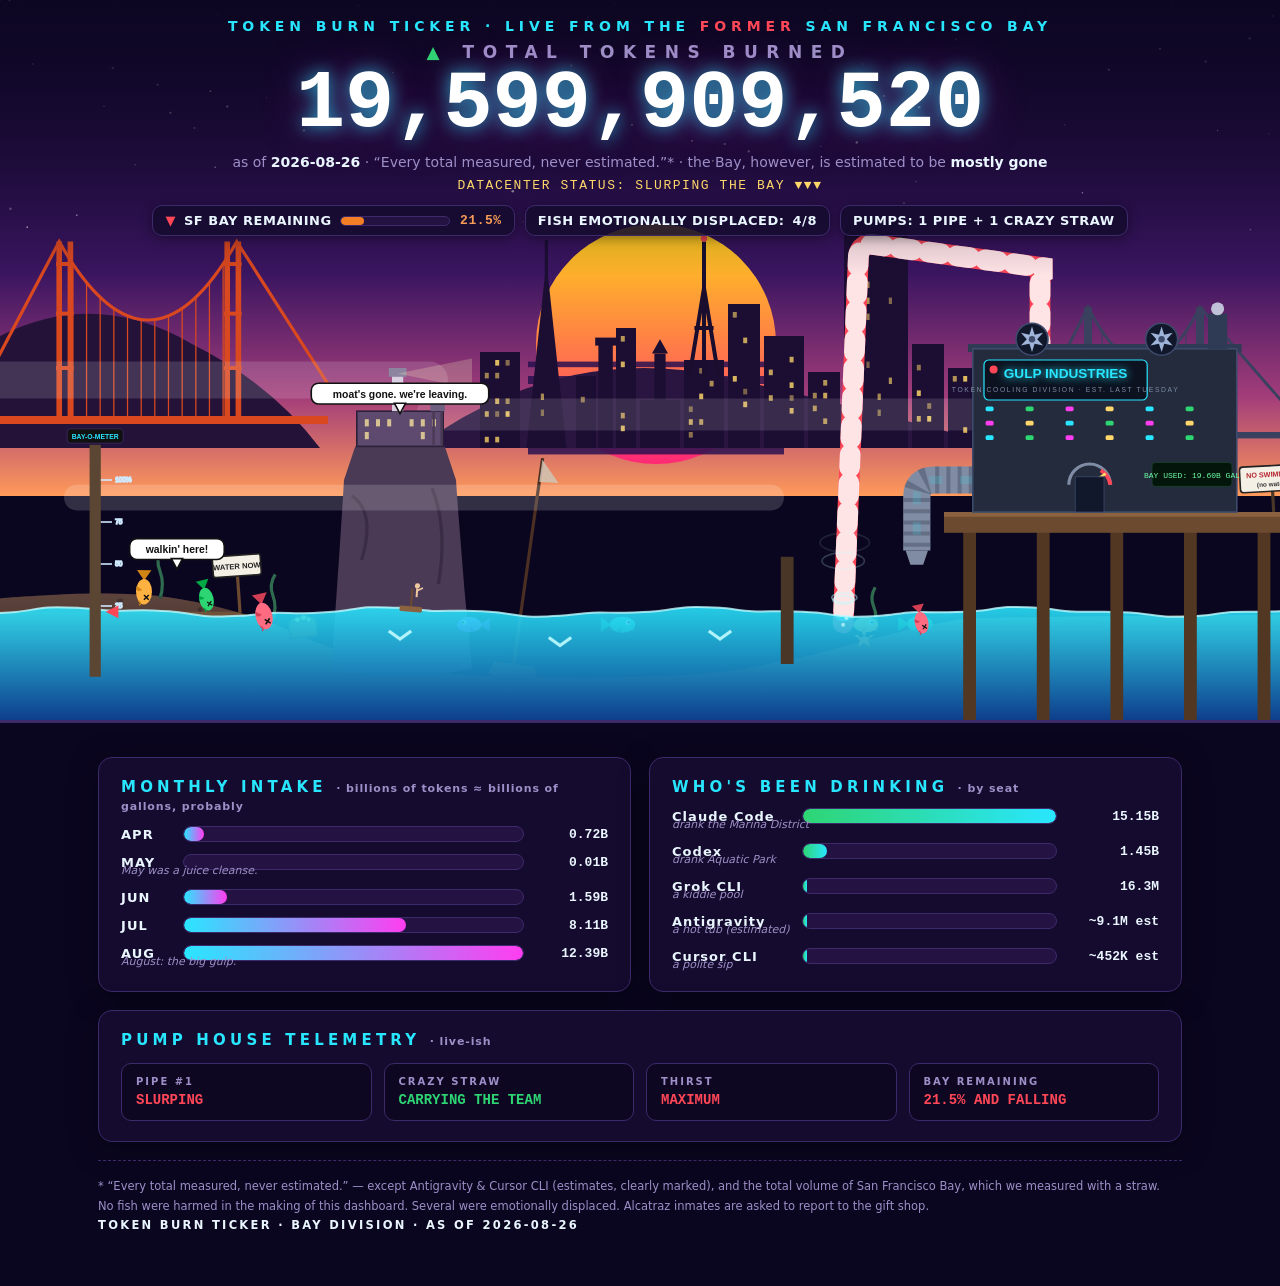
<file: contest/round4-baydrain/entry-kimi.html>
<!DOCTYPE html>
<html lang="en">
<head>
<meta charset="UTF-8">
<meta name="viewport" content="width=device-width, initial-scale=1.0">
<meta name="color-scheme" content="dark">
<title>Token Burn Ticker — Drain the Bay Edition</title>
<style>
  :root{
    --ink:#0b0620; --panel:#140b2e; --edge:#3d2a6b;
    --cyan:#29e6ff; --magenta:#ff3df0; --gold:#ffd76a;
    --txt:#eaf6ff; --dim:#9d8fc7; --red:#ff4757; --green:#2ed573;
  }
  *{margin:0;padding:0;box-sizing:border-box}
  html,body{background:var(--ink);color:var(--txt);
    font-family:system-ui,-apple-system,"Segoe UI",Roboto,sans-serif;}
  .scene{position:relative;width:100%;overflow:hidden;border-bottom:3px solid var(--edge)}
  .scene svg{display:block;width:100%;height:auto}

  /* ---------- hero overlay ---------- */
  .hero{position:absolute;inset:0 0 auto 0;padding:18px 12px 40px;text-align:center;pointer-events:none;
    background:linear-gradient(rgba(11,6,32,.88),rgba(11,6,32,.45) 55%,transparent);}
  .kicker{font-size:clamp(10px,1.4vw,14px);letter-spacing:.35em;color:var(--cyan);font-weight:700}
  .kicker .warn{color:var(--red)}
  h1.label{margin-top:8px;font-size:clamp(12px,1.6vw,17px);letter-spacing:.5em;color:var(--dim);font-weight:800}
  h1.label .up{color:var(--green)}
  #bigNum{font-family:ui-monospace,"Cascadia Code",Consolas,Menlo,monospace;
    font-size:clamp(34px,6.4vw,88px);font-weight:800;line-height:1.05;color:#fff;
    text-shadow:0 0 18px rgba(41,230,255,.75),0 0 46px rgba(255,61,240,.35);display:inline-block}
  #bigNum.pop{animation:pop .25s}
  .sub{margin-top:6px;font-size:clamp(10px,1.3vw,14px);color:var(--dim)}
  .sub b{color:var(--txt)}
  #statusLine{margin-top:8px;font-family:ui-monospace,Consolas,monospace;font-size:clamp(10px,1.3vw,13px);
    color:var(--gold);letter-spacing:.12em}
  .chips{margin-top:12px;display:flex;gap:10px;justify-content:center;flex-wrap:wrap}
  .chip{background:rgba(20,11,46,.85);border:1px solid var(--edge);border-radius:10px;
    padding:7px 12px;font-size:clamp(10px,1.2vw,13px);font-weight:700;letter-spacing:.04em;
    display:flex;align-items:center;gap:8px;box-shadow:0 2px 12px rgba(0,0,0,.4)}
  .chip .down{color:var(--red)}
  .baybar{width:110px;height:10px;border-radius:5px;background:#241243;border:1px solid var(--edge);overflow:hidden}
  #bayBarFill{display:block;height:100%;width:8.1%;background:var(--red);border-radius:5px}
  #bayPct{font-family:ui-monospace,Consolas,monospace;color:var(--red);min-width:44px;text-align:right}

  /* ---------- stats section ---------- */
  .stats{max-width:1120px;margin:0 auto;padding:34px 18px 50px;display:grid;
    grid-template-columns:1fr 1fr;gap:18px}
  .panel{background:var(--panel);border:1px solid var(--edge);border-radius:14px;padding:20px 22px;
    box-shadow:0 6px 30px rgba(0,0,0,.45)}
  .panel.wide{grid-column:1/-1}
  .panel h2{font-size:15px;letter-spacing:.28em;color:var(--cyan);font-weight:800}
  .panel h2 span{color:var(--dim);letter-spacing:.08em;font-weight:600;font-size:11px}
  .mrow,.srow{display:grid;grid-template-columns:52px 1fr 74px;align-items:center;gap:10px;margin-top:12px}
  .srow{grid-template-columns:120px 1fr 92px}
  .mrow>span,.srow>span:first-child{font-weight:800;font-size:13px;letter-spacing:.08em}
  .bar{height:16px;background:#241243;border:1px solid var(--edge);border-radius:8px;overflow:hidden}
  .bar i{display:block;height:100%;border-radius:8px;
    background:linear-gradient(90deg,var(--cyan),var(--magenta));transition:width 1.1s cubic-bezier(.2,.8,.2,1)}
  .srow .bar i{background:linear-gradient(90deg,#2ed573,var(--cyan))}
  .mrow b,.srow b{font-family:ui-monospace,Consolas,monospace;font-size:13px;text-align:right}
  .note{grid-column:2/4;font-size:11px;color:var(--dim);font-style:italic;margin-top:-6px}
  .scap{font-size:11px;color:var(--dim);font-style:italic}
  .tele{display:grid;grid-template-columns:repeat(auto-fit,minmax(200px,1fr));gap:12px;margin-top:14px}
  .tele div{background:#0e0722;border:1px solid var(--edge);border-radius:10px;padding:12px 14px}
  .tele small{display:block;color:var(--dim);letter-spacing:.2em;font-size:10px;font-weight:800}
  .tele b{display:block;margin-top:5px;font-family:ui-monospace,Consolas,monospace;font-size:14px;color:var(--gold)}
  .tele b.bad{color:var(--red)} .tele b.good{color:var(--green)}
  footer{grid-column:1/-1;color:var(--dim);font-size:11.5px;line-height:1.7;border-top:1px dashed var(--edge);padding-top:16px}
  footer b{color:var(--txt);letter-spacing:.2em}

  /* ---------- SVG animation ---------- */
  .twk{animation:twk 3s ease-in-out infinite}
  .fog1{animation:driftA 34s ease-in-out infinite alternate}
  .fog2{animation:driftB 47s ease-in-out infinite alternate}
  .fog3{animation:driftA 26s ease-in-out infinite alternate}
  .fan{animation:spin 1.4s linear infinite;transform-box:fill-box;transform-origin:center}
  body.slurping .fan{animation-duration:.45s}
  .led{animation:blink 1.8s infinite}
  .flow{stroke-dasharray:16 22;animation:slurpFlow 1.5s linear infinite}
  body.slurping .flow{animation-duration:.45s}
  .strawStripe{stroke-dasharray:16 20;animation:sheen 1.3s linear infinite}
  body.slurping .strawStripe{animation-duration:.4s}
  .puff{animation:puff 3.2s ease-out infinite}
  .beam{animation:beam 7s linear infinite;transform-origin:497px 467px}
  .needle{animation:tremble .9s ease-in-out infinite;transform-origin:1362px 606px}
  .lamp{animation:blink 1.1s steps(1) infinite}
  .sutro{animation:blink 1.6s steps(1) infinite}
  .gullFly{animation:fly 34s linear infinite}
  #chevrons{opacity:0;transition:opacity .5s}
  body.slurping #chevrons{opacity:.9}
  .chev{animation:bob 1s ease-in-out infinite}
  .tail{animation:wag .5s ease-in-out infinite;transform-box:fill-box;transform-origin:right center}
  .strandedFish .tail{animation-duration:.16s}
  .leg{animation:legwig .32s ease-in-out infinite;transform-box:fill-box;transform-origin:top center}
  #seal{transition:transform 1.3s cubic-bezier(.55,1.6,.6,1)}
  #seal.slide{transform:translate(-42px,132px) rotate(-78deg)}
  .say{pointer-events:none;transition:opacity .25s}
  .say text{font-family:"Comic Sans MS","Chalkboard SE",cursive,sans-serif}

  @keyframes spin{to{transform:rotate(360deg)}}
  @keyframes twk{0%,100%{opacity:.15}50%{opacity:.9}}
  @keyframes blink{0%,100%{opacity:.12}50%{opacity:1}}
  @keyframes driftA{from{transform:translateX(-140px)}to{transform:translateX(260px)}}
  @keyframes driftB{from{transform:translateX(200px)}to{transform:translateX(-180px)}}
  @keyframes slurpFlow{to{stroke-dashoffset:152}}
  @keyframes sheen{to{stroke-dashoffset:-216}}
  @keyframes puff{0%{transform:translateY(0) scale(.6);opacity:.55}100%{transform:translateY(-52px) scale(1.6);opacity:0}}
  @keyframes beam{to{transform:rotate(360deg)}}
  @keyframes tremble{0%,100%{transform:rotate(36deg)}50%{transform:rotate(43deg)}}
  @keyframes fly{from{transform:translate(-90px,175px)}to{transform:translate(1720px,105px)}}
  @keyframes bob{0%,100%{transform:translateY(0)}50%{transform:translateY(12px)}}
  @keyframes wag{0%,100%{transform:rotate(-15deg)}50%{transform:rotate(15deg)}}
  @keyframes legwig{0%,100%{transform:rotate(16deg)}50%{transform:rotate(-16deg)}}
  @keyframes pop{50%{transform:scale(1.045)}}

  .rm *,.rm *::before,.rm *::after{animation:none!important;transition:none!important}

  @media (max-width:760px){
    .stats{grid-template-columns:1fr}
    .srow{grid-template-columns:92px 1fr 80px}
  }
</style>
</head>
<body class="slurping">

<div class="scene">
  <svg id="scene" viewBox="0 0 1600 900" preserveAspectRatio="xMidYMid meet" role="img"
       aria-label="Animated San Francisco Bay being drained by a datacenter to cool token servers">
    <defs>
      <linearGradient id="skyG" x1="0" y1="0" x2="0" y2="1">
        <stop offset="0" stop-color="#150832"/><stop offset=".55" stop-color="#3a1560"/>
        <stop offset=".8" stop-color="#a33d7a"/><stop offset="1" stop-color="#ff9a5a"/>
      </linearGradient>
      <linearGradient id="sunG" x1="0" y1="0" x2="0" y2="1">
        <stop offset="0" stop-color="#ffd319"/><stop offset="1" stop-color="#ff2975"/>
      </linearGradient>
      <linearGradient id="waterG" x1="0" y1="0" x2="0" y2="1">
        <stop offset="0" stop-color="#29e6ff" stop-opacity=".88"/>
        <stop offset="1" stop-color="#0b3d91" stop-opacity=".95"/>
      </linearGradient>
      <linearGradient id="floorG" x1="0" y1="0" x2="0" y2="1">
        <stop offset="0" stop-color="#7a5a40"/><stop offset="1" stop-color="#3d2a20"/>
      </linearGradient>
      <clipPath id="stainClip"><rect id="stainRect" x="-20" y="598" width="1640" height="0"/></clipPath>
    </defs>

    <!-- sky -->
    <rect x="0" y="0" width="1600" height="620" fill="url(#skyG)"/>
    <g id="stars"></g>
    <g>
      <circle cx="820" cy="430" r="150" fill="url(#sunG)"/>
      <g fill="#2a1150" opacity=".85">
        <rect x="660" y="452" width="320" height="7"/><rect x="660" y="470" width="320" height="10"/>
        <rect x="660" y="492" width="320" height="13"/><rect x="660" y="518" width="320" height="16"/>
        <rect x="660" y="548" width="320" height="20"/>
      </g>
    </g>

    <!-- hills -->
    <path d="M0 560 L0 420 Q120 360 240 430 Q340 480 400 560 Z" fill="#241238"/>
    <path d="M520 560 Q700 428 900 470 Q1080 510 1260 560 Z" fill="#2a1440"/>

    <!-- Golden Gate -->
    <g stroke="#d9481f" fill="#d9481f">
      <rect x="-20" y="520" width="430" height="10" stroke="none"/>
      <g stroke-width="7">
        <line x1="74" y1="520" x2="74" y2="302"/><line x1="88" y1="520" x2="88" y2="302"/>
        <line x1="284" y1="520" x2="284" y2="302"/><line x1="298" y1="520" x2="298" y2="302"/>
      </g>
      <g stroke-width="5">
        <line x1="70" y1="330" x2="92" y2="330"/><line x1="70" y1="392" x2="92" y2="392"/><line x1="70" y1="460" x2="92" y2="460"/>
        <line x1="280" y1="330" x2="302" y2="330"/><line x1="280" y1="392" x2="302" y2="392"/><line x1="280" y1="460" x2="302" y2="460"/>
      </g>
      <path d="M-20 480 L74 302 Q185 498 296 302 L410 480" fill="none" stroke-width="4"/>
      <g id="ggSusp" stroke-width="1.6"></g>
    </g>

    <!-- city skyline -->
    <g fill="#1c0e33">
      <path d="M658 560 L681 345 L685 345 L708 560 Z"/>
      <rect x="681" y="300" width="4" height="48"/>
      <path d="M1055 560 V300 Q1055 268 1095 268 Q1135 268 1135 300 V560 Z"/>
      <rect x="748" y="430" width="18" height="130"/><rect x="744" y="422" width="26" height="10"/>
      <rect x="800" y="500" width="50" height="60"/><rect x="818" y="442" width="14" height="60"/>
      <path d="M815 442 L825 424 L835 442 Z"/>
      <g id="cityBoxes"></g>
    </g>
    <g id="windows"></g>
    <!-- Sutro Tower -->
    <g stroke="#1a0d2e" stroke-width="5" fill="none">
      <path d="M880 470 L880 302 M862 470 L880 360 L898 470 M868 410 L892 410"/>
    </g>
    <circle class="sutro" cx="880" cy="298" r="4" fill="#ff4757"/>

    <!-- Bay Bridge -->
    <g stroke="#39415f" fill="#39415f">
      <rect x="1290" y="540" width="330" height="8" stroke="none"/>
      <rect x="1355" y="384" width="10" height="156" stroke="none"/>
      <rect x="1495" y="384" width="10" height="156" stroke="none"/>
      <path d="M1290 522 L1360 384 Q1430 522 1500 384 L1620 522" fill="none" stroke-width="3.5"/>
      <g id="bbSusp" stroke-width="1.4"></g>
    </g>

    <!-- fog over skyline -->
    <rect class="fog1" x="-160" y="452" width="720" height="46" rx="23" fill="#ffffff" opacity=".14"/>
    <rect class="fog2" x="520" y="498" width="820" height="40" rx="20" fill="#ffffff" opacity=".12"/>

    <!-- bay floor -->
    <path id="floorPath" fill="url(#floorG)"/>
    <g id="floorItems">
      <g stroke="#2f6b4f" stroke-width="4" fill="none">
        <path d="M200 748 q6 -18 0 -34 q-6 -14 2 -28"/>
        <path d="M340 776 q7 -16 1 -32 q-5 -13 3 -26"/>
        <path d="M1092 788 q6 -16 0 -30 q-5 -12 2 -24"/>
      </g>
      <g transform="translate(380 796) rotate(-6)">
        <rect x="-17" y="-20" width="34" height="20" rx="3" fill="#7a4a21" stroke="#3a2410" stroke-width="2"/>
        <path d="M-17 -20 Q0 -34 17 -20" fill="#8a5a2a" stroke="#3a2410" stroke-width="2"/>
        <circle cx="-6" cy="-22" r="3" fill="#ffd76a"/><circle cx="2" cy="-24" r="3" fill="#ffd76a"/><circle cx="8" cy="-21" r="2.5" fill="#ffd76a"/>
      </g>
      <g transform="rotate(8 640 845)">
        <path d="M610 845 Q640 860 672 845 L666 830 L616 830 Z" fill="#5a3a2a"/>
        <line x1="640" y1="830" x2="640" y2="570" stroke="#4a2f22" stroke-width="4"/>
        <path d="M640 600 L640 572 L664 598 Z" fill="#cfc4b4" opacity=".85"/>
      </g>
      <g transform="rotate(-4 300 765)">
        <line x1="300" y1="766" x2="300" y2="720" stroke="#6b4a2f" stroke-width="4"/>
        <rect x="270" y="694" width="60" height="26" rx="3" fill="#f5f0e6" stroke="#222" stroke-width="2"/>
        <text x="300" y="711" text-anchor="middle" font-size="9.5" font-weight="800" fill="#222" font-family="Arial,sans-serif">WATER NOW</text>
      </g>
      <g transform="translate(1080 798) scale(.95)">
        <polygon points="0,-13 3.5,-4.5 13,-4.5 5.5,2 8,12 0,6 -8,12 -5.5,2 -13,-4.5 -3.5,-4.5" fill="#ff9f43"/>
        <rect x="-7" y="-6" width="6" height="4.5" fill="#111"/><rect x="2" y="-6" width="6" height="4.5" fill="#111"/>
        <line x1="-1" y1="-4" x2="2" y2="-4" stroke="#111" stroke-width="1.4"/>
      </g>
      <g fill="#54402e">
        <circle cx="150" cy="752" r="4"/><circle cx="250" cy="762" r="3"/><circle cx="470" cy="832" r="4"/>
        <circle cx="760" cy="850" r="3"/><circle cx="980" cy="824" r="4"/><circle cx="1140" cy="786" r="3"/>
      </g>
      <!-- crab (revealed when the flat drains) -->
      <g id="crab" opacity="0">
        <g stroke="#d63b2f" stroke-width="2.5">
          <line class="leg" x1="-10" y1="4" x2="-18" y2="12"/><line class="leg" x1="-4" y1="6" x2="-8" y2="15"/>
          <line class="leg" x1="4" y1="6" x2="8" y2="15"/><line class="leg" x1="10" y1="4" x2="18" y2="12"/>
        </g>
        <ellipse cx="0" cy="0" rx="12" ry="8" fill="#ff5b4a"/>
        <circle cx="-15" cy="-5" r="5" fill="#ff5b4a"/><circle cx="15" cy="-5" r="5" fill="#ff5b4a"/>
        <line x1="-4" y1="-7" x2="-5" y2="-14" stroke="#d63b2f" stroke-width="2"/>
        <line x1="4" y1="-7" x2="5" y2="-14" stroke="#d63b2f" stroke-width="2"/>
        <circle cx="-5" cy="-15" r="2.2" fill="#fff"/><circle cx="5" cy="-15" r="2.2" fill="#fff"/>
        <circle cx="-5" cy="-15" r="1" fill="#111"/><circle cx="5" cy="-15" r="1" fill="#111"/>
      </g>
    </g>
    <path id="stainPath" fill="#1a0f2e" opacity=".3" clip-path="url(#stainClip)"/>

    <!-- Alcatraz rock (revealed as the bay drains) -->
    <path d="M414 836 Q424 700 430 600 L444 558 L556 558 L570 600 Q578 720 590 836 Q500 856 414 836 Z" fill="#4a3a56"/>
    <path d="M440 620 Q470 640 452 700 M540 610 Q560 660 548 730" stroke="#3a2c44" stroke-width="4" fill="none"/>

    <!-- swimming fish live under the water layer -->
    <g id="swimmers"></g>

    <!-- the crazy straw & industrial pipe: drawn before water so their tips submerge -->
    <g fill="none" stroke-linecap="round">
      <path id="strawBase" d="M1300 442 L1300 356 Q1300 338 1314 336 L1094 306 Q1076 303 1073 320 L1054 614"
            stroke="#ff4757" stroke-width="26"/>
      <path id="strawStripe" class="strawStripe" d="M1300 442 L1300 356 Q1300 338 1314 336 L1094 306 Q1076 303 1073 320 L1054 614"
            stroke="#fff" stroke-width="26" opacity=".85"/>
    </g>
    <g fill="none">
      <path d="M1216 600 H1168 Q1146 600 1146 622 V688" stroke="#7f8ca3" stroke-width="34"/>
      <path d="M1216 600 H1168 Q1146 600 1146 622 V688" stroke="#4a5568" stroke-width="34" stroke-dasharray="5 9" opacity=".5"/>
      <path id="pipeFlow" class="flow" d="M1216 600 H1168 Q1146 600 1146 622 V688" stroke="#29e6ff" stroke-width="10"/>
      <path d="M1132 688 L1160 688 L1154 706 L1138 706 Z" fill="#7f8ca3" stroke="none"/>
    </g>

    <!-- the bay itself -->
    <path id="water" fill="url(#waterG)"/>
    <path id="surface" fill="none" stroke="#bffcff" stroke-width="2.5" opacity=".8"/>
    <g id="ripples"></g>
    <g id="bubblesW"></g>
    <g id="chevrons" stroke="#bffcff" stroke-width="4" fill="none" opacity="0">
      <path class="chev" d="M486 0 L500 10 L514 0"/>
      <path class="chev" d="M686 8 L700 18 L714 8" style="animation-delay:.2s"/>
      <path class="chev" d="M886 0 L900 10 L914 0" style="animation-delay:.4s"/>
    </g>

    <!-- low fog on the water -->
    <rect class="fog3" x="80" y="606" width="900" height="32" rx="16" fill="#ffffff" opacity=".16"/>

    <!-- Bay-O-Meter -->
    <g>
      <rect x="112" y="556" width="14" height="290" fill="#5a4632"/>
      <rect x="84" y="536" width="70" height="18" rx="4" fill="#111" stroke="#3d2a6b"/>
      <text x="119" y="549" text-anchor="middle" font-size="8.5" font-weight="800" fill="#29e6ff" font-family="Arial,sans-serif">BAY-O-METER</text>
      <g id="meterTicks" stroke="#cfe9ff" stroke-width="2" font-size="8" fill="#cfe9ff" font-family="Arial,sans-serif"></g>
      <g id="marker"><polygon points="132,0 148,-8 148,8" fill="#ff4757"/></g>
    </g>

    <!-- sea lion & piling -->
    <rect x="976" y="696" width="16" height="134" fill="#4a3626"/>
    <g id="seal">
      <ellipse cx="984" cy="688" rx="19" ry="8.5" fill="#9a7b6b"/>
      <path d="M965 686 L957 681 L957 691 Z" fill="#9a7b6b"/>
      <circle cx="998" cy="680" r="6.5" fill="#9a7b6b"/><circle cx="1003" cy="682" r="3" fill="#8a6b5b"/>
      <circle cx="1000" cy="678" r="1.3" fill="#111"/>
      <path d="M976 692 Q968 700 962 694" stroke="#8a6b5b" stroke-width="4" fill="none"/>
    </g>

    <!-- Alcatraz, above the waterline -->
    <g>
      <rect x="446" y="514" width="108" height="44" fill="#5d4a6e" stroke="#2c1f3a" stroke-width="2"/>
      <g fill="#ffe9a0" opacity=".75">
        <rect x="456" y="524" width="5" height="9"/><rect x="470" y="524" width="5" height="9"/>
        <rect x="484" y="524" width="5" height="9"/><rect x="512" y="524" width="5" height="9"/>
        <rect x="526" y="524" width="5" height="9"/><rect x="540" y="524" width="5" height="9"/>
        <rect x="456" y="540" width="5" height="9"/><rect x="526" y="540" width="5" height="9"/>
      </g>
      <rect x="490" y="470" width="14" height="44" fill="#d8cfe0"/>
      <rect x="486" y="460" width="22" height="11" fill="#8d84a0"/>
      <path class="beam" d="M497 467 L590 448 L590 486 Z" fill="#fff8c0" opacity=".22"/>
      <rect x="538" y="488" width="18" height="26" fill="#6e5f80"/>
      <line x1="542" y1="514" x2="542" y2="556" stroke="#4a3a56" stroke-width="3"/>
      <line x1="552" y1="514" x2="552" y2="556" stroke="#4a3a56" stroke-width="3"/>
    </g>

    <!-- escape raft -->
    <g id="raft" opacity="0">
      <rect x="-14" y="-4" width="28" height="7" rx="2" fill="#8a623f"/>
      <line x1="0" y1="-4" x2="0" y2="-26" stroke="#6b4a2f" stroke-width="2.5"/>
      <circle cx="6" cy="-30" r="3.2" fill="#f0c8a0"/>
      <line x1="6" y1="-27" x2="6" y2="-16" stroke="#f0c8a0" stroke-width="2.5"/>
      <line x1="6" y1="-24" x2="13" y2="-28" stroke="#f0c8a0" stroke-width="2"/>
    </g>

    <!-- pier + datacenter -->
    <g>
      <rect x="1204" y="664" width="16" height="236" fill="#523723"/>
      <rect x="1296" y="664" width="16" height="236" fill="#523723"/>
      <rect x="1388" y="664" width="16" height="236" fill="#523723"/>
      <rect x="1480" y="664" width="16" height="236" fill="#523723"/>
      <rect x="1572" y="664" width="16" height="236" fill="#523723"/>
      <rect x="1180" y="640" width="440" height="26" fill="#6b4a2f"/>
      <rect x="1180" y="640" width="440" height="6" fill="#8a623f"/>
      <g transform="rotate(-3 1590 600)">
        <line x1="1590" y1="640" x2="1590" y2="612" stroke="#4a3626" stroke-width="4"/>
        <rect x="1550" y="582" width="80" height="32" rx="4" fill="#f5f0e6" stroke="#222" stroke-width="2"/>
        <text x="1590" y="596" text-anchor="middle" font-size="9" font-weight="800" fill="#b3242f" font-family="Arial,sans-serif">NO SWIMMING</text>
        <text x="1590" y="608" text-anchor="middle" font-size="8" font-weight="700" fill="#333" font-family="Arial,sans-serif">(no water)</text>
      </g>
    </g>
    <g>
      <rect x="1210" y="430" width="342" height="10" fill="#2f3a55"/>
      <rect x="1216" y="436" width="330" height="204" fill="#232b3d" stroke="#3d4a6b" stroke-width="2"/>
      <rect x="1230" y="450" width="204" height="50" rx="6" fill="#0d1220" stroke="#29e6ff" stroke-width="1.5"/>
      <text x="1332" y="473" text-anchor="middle" font-size="17" font-weight="900" fill="#29e6ff"
            font-family="Arial Black,Arial,sans-serif" style="text-shadow:0 0 8px #29e6ff">GULP INDUSTRIES</text>
      <text x="1332" y="490" text-anchor="middle" font-size="8.5" letter-spacing="2" fill="#7f8ca3" font-family="Arial,sans-serif">TOKEN COOLING DIVISION · EST. LAST TUESDAY</text>
      <circle class="lamp" cx="1242" cy="462" r="5" fill="#ff4757"/>
      <g id="leds"></g>
      <g class="fan" transform="translate(1290 424)">
        <circle r="20" fill="#11182b" stroke="#3d4a6b" stroke-width="2"/>
        <path d="M0 -16 L5 0 L0 16 L-5 0 Z" fill="#9fb4d8"/>
        <path d="M0 -16 L5 0 L0 16 L-5 0 Z" fill="#9fb4d8" transform="rotate(120)"/>
        <path d="M0 -16 L5 0 L0 16 L-5 0 Z" fill="#9fb4d8" transform="rotate(240)"/>
        <circle r="4" fill="#3d4a6b"/>
      </g>
      <g class="fan" transform="translate(1452 424)" style="animation-delay:.3s">
        <circle r="20" fill="#11182b" stroke="#3d4a6b" stroke-width="2"/>
        <path d="M0 -16 L5 0 L0 16 L-5 0 Z" fill="#9fb4d8"/>
        <path d="M0 -16 L5 0 L0 16 L-5 0 Z" fill="#9fb4d8" transform="rotate(120)"/>
        <path d="M0 -16 L5 0 L0 16 L-5 0 Z" fill="#9fb4d8" transform="rotate(240)"/>
        <circle r="4" fill="#3d4a6b"/>
      </g>
      <rect x="1510" y="392" width="24" height="44" fill="#2f3a55"/>
      <circle class="puff" cx="1522" cy="386" r="8" fill="#cfd8ea" opacity=".5"/>
      <circle class="puff" cx="1522" cy="386" r="8" fill="#cfd8ea" opacity=".5" style="animation-delay:1.1s"/>
      <circle class="puff" cx="1522" cy="386" r="8" fill="#cfd8ea" opacity=".5" style="animation-delay:2.2s"/>
      <g>
        <path d="M1336 606 A26 26 0 0 1 1388 606" fill="none" stroke="#7f8ca3" stroke-width="4"/>
        <path d="M1376 588 A26 26 0 0 1 1388 606" fill="none" stroke="#ff4757" stroke-width="5"/>
        <line class="needle" x1="1362" y1="606" x2="1382" y2="592" stroke="#ffd76a" stroke-width="3.5"/>
        <text x="1362" y="624" text-anchor="middle" font-size="9" font-weight="800" fill="#7f8ca3" font-family="Arial,sans-serif">THIRST</text>
      </g>
      <rect x="1440" y="578" width="100" height="30" rx="4" fill="#04160b" stroke="#1e4630"/>
      <text id="lcdText" x="1490" y="597" text-anchor="middle" font-size="10" fill="#6dffa4"
            font-family="ui-monospace,Consolas,monospace">BAY USED: 0.00B GAL</text>
      <rect x="1344" y="596" width="36" height="44" fill="#11182b" stroke="#3d4a6b"/>
    </g>

    <!-- stranded fish flop on top of everything -->
    <g id="stranded"></g>

    <!-- gull -->
    <g class="gullFly"><path d="M0 0 Q6 -7 12 0 Q18 -7 24 0" stroke="#dfe9f5" stroke-width="2.5" fill="none"/></g>

    <!-- speech bubbles -->
    <g id="sayLayer"></g>
  </svg>

  <div class="hero">
    <div class="kicker">TOKEN BURN TICKER · LIVE FROM THE <span class="warn">FORMER</span> SAN FRANCISCO BAY</div>
    <h1 class="label"><span class="up">▲</span> TOTAL TOKENS BURNED</h1>
    <span id="bigNum">22,973,285,119</span>
    <div class="sub">as of <b>2026-08-26</b> · “Every total measured, never estimated.”* · the Bay, however, is estimated to be <b>mostly gone</b></div>
    <div id="statusLine">DATACENTER STATUS: SLURPING THE BAY ▼▼▼</div>
    <div class="chips">
      <div class="chip"><span class="down">▼</span> SF BAY REMAINING
        <span class="baybar"><i id="bayBarFill"></i></span><span id="bayPct">8.1%</span></div>
      <div class="chip">FISH EMOTIONALLY DISPLACED: <span id="dispCount">0/8</span></div>
      <div class="chip">PUMPS: 1 PIPE + 1 CRAZY STRAW</div>
    </div>
  </div>
</div>

<main class="stats">
  <section class="panel">
    <h2>MONTHLY INTAKE <span>· billions of tokens ≈ billions of gallons, probably</span></h2>
    <div class="mrow"><span>APR</span><div class="bar"><i style="width:5.8%"></i></div><b>0.72B</b></div>
    <div class="mrow"><span>MAY</span><div class="bar"><i style="width:0.1%"></i></div><b>0.01B</b></div>
    <div class="note">May was a juice cleanse.</div>
    <div class="mrow"><span>JUN</span><div class="bar"><i style="width:12.8%"></i></div><b>1.59B</b></div>
    <div class="mrow"><span>JUL</span><div class="bar"><i style="width:65.5%"></i></div><b>8.11B</b></div>
    <div class="mrow"><span>AUG</span><div class="bar"><i style="width:100%"></i></div><b>12.39B</b></div>
    <div class="note">August: the big gulp.</div>
  </section>

  <section class="panel">
    <h2>WHO'S BEEN DRINKING <span>· by seat</span></h2>
    <div class="srow"><span>Claude Code</span><div class="bar"><i style="width:100%"></i></div><b>15.15B</b></div>
    <div class="note scap">drank the Marina District</div>
    <div class="srow"><span>Codex</span><div class="bar"><i style="width:9.6%"></i></div><b>1.45B</b></div>
    <div class="note scap">drank Aquatic Park</div>
    <div class="srow"><span>Grok CLI</span><div class="bar"><i style="width:4px;min-width:4px"></i></div><b>16.3M</b></div>
    <div class="note scap">a kiddie pool</div>
    <div class="srow"><span>Antigravity</span><div class="bar"><i style="width:4px;min-width:4px"></i></div><b>~9.1M est</b></div>
    <div class="note scap">a hot tub (estimated)</div>
    <div class="srow"><span>Cursor CLI</span><div class="bar"><i style="width:4px;min-width:4px"></i></div><b>~452K est</b></div>
    <div class="note scap">a polite sip</div>
  </section>

  <section class="panel wide">
    <h2>PUMP HOUSE TELEMETRY <span>· live-ish</span></h2>
    <div class="tele">
      <div><small>PIPE #1</small><b class="bad" id="telePipe">SLURPING</b></div>
      <div><small>CRAZY STRAW</small><b class="good">CARRYING THE TEAM</b></div>
      <div><small>THIRST</small><b class="bad">MAXIMUM</b></div>
      <div><small>BAY REMAINING</small><b class="bad" id="bayPct2">8.1% AND FALLING</b></div>
    </div>
  </section>

  <footer>
    * “Every total measured, never estimated.” — except Antigravity &amp; Cursor CLI (estimates, clearly marked),
    and the total volume of San Francisco Bay, which we measured with a straw.<br>
    No fish were harmed in the making of this dashboard. Several were emotionally displaced.
    Alcatraz inmates are asked to report to the gift shop.<br>
    <b>TOKEN BURN TICKER · BAY DIVISION · AS OF 2026-08-26</b>
  </footer>
</main>

<script>
'use strict';
const $ = id => document.getElementById(id);
const RM = matchMedia('(prefers-reduced-motion: reduce)').matches;
if (RM) document.documentElement.classList.add('rm');
const SVGNS = 'http://www.w3.org/2000/svg';
function el(tag, attrs, parent){
  const n = document.createElementNS(SVGNS, tag);
  for (const k in attrs) n.setAttribute(k, attrs[k]);
  if (parent) parent.appendChild(n);
  return n;
}

/* ---------- geometry ---------- */
const FULL_Y = 600, DRAIN_PX = 210;
const FP = [[-20,752],[0,748],[120,742],[220,748],[320,772],[420,812],[520,838],[700,847],[880,842],[1000,822],[1100,796],[1180,778],[1260,772],[1620,768]];
function floorY(x){
  if (x <= FP[0][0]) return FP[0][1];
  for (let i = 0; i < FP.length - 1; i++){
    const a = FP[i], b = FP[i+1];
    if (x <= b[0]){ const t = (x - a[0]) / (b[0] - a[0]); return a[1] + (b[1] - a[1]) * t; }
  }
  return FP[FP.length-1][1];
}
function smooth(pts){
  let d = `M ${pts[0][0]} ${pts[0][1].toFixed(1)}`;
  for (let i = 0; i < pts.length - 1; i++){
    const p0 = pts[Math.max(0, i-1)], p1 = pts[i], p2 = pts[i+1], p3 = pts[Math.min(pts.length-1, i+2)];
    const c1x = p1[0] + (p2[0]-p0[0])/6, c1y = p1[1] + (p2[1]-p0[1])/6;
    const c2x = p2[0] - (p3[0]-p1[0])/6, c2y = p2[1] - (p3[1]-p1[1])/6;
    d += ` C ${c1x.toFixed(1)} ${c1y.toFixed(1)} ${c2x.toFixed(1)} ${c2y.toFixed(1)} ${p2[0]} ${p2[1].toFixed(1)}`;
  }
  return d;
}
function qPoint(p0,p1,p2,t){ const u=1-t; return [u*u*p0[0]+2*u*t*p1[0]+t*t*p2[0], u*u*p0[1]+2*u*t*p1[1]+t*t*p2[1]]; }

/* ---------- static generated decor ---------- */
(function buildFloor(){
  const top = smooth(FP);
  const sil = top + ' L 1620 902 L -20 902 Z';
  $('floorPath').setAttribute('d', sil);
  $('stainPath').setAttribute('d', sil);
})();
(function stars(){
  const g = $('stars');
  for (let i = 0; i < 70; i++){
    const c = el('circle', {cx:(Math.random()*1600).toFixed(0), cy:(Math.random()*300).toFixed(0),
      r:(0.6+Math.random()).toFixed(1), fill:'#fff', opacity:(0.2+Math.random()*0.5).toFixed(2)}, g);
    if (i % 6 === 0){ c.setAttribute('class','twk'); c.style.animationDelay = (Math.random()*3)+'s'; }
  }
})();
(function suspenders(){
  const gg = $('ggSusp');
  for (let i = 1; i < 13; i++){
    const [x,y] = qPoint([74,302],[185,498],[296,302], i/13);
    el('line',{x1:x.toFixed(1),y1:y.toFixed(1),x2:x.toFixed(1),y2:520}, gg);
  }
  const bb = $('bbSusp');
  for (let i = 1; i < 8; i++){
    const [x,y] = qPoint([1360,384],[1430,522],[1500,384], i/8);
    el('line',{x1:x.toFixed(1),y1:y.toFixed(1),x2:x.toFixed(1),y2:540}, bb);
  }
})();
(function city(){
  const boxes = [[600,440,50,120],[720,470,25,90],[770,410,25,150],[855,450,50,110],[910,380,40,180],
                 [955,420,50,140],[1010,465,40,95],[1140,430,40,130],[1185,460,45,100]];
  const gB = $('cityBoxes'), gW = $('windows');
  boxes.forEach(([x,y,w,h]) => {
    el('rect',{x,y,width:w,height:h}, gB);
    for (let wy = y+10; wy < y+h-12; wy += 16)
      for (let wx = x+6; wx < x+w-8; wx += 13)
        if (Math.random() < 0.32)
          el('rect',{x:wx,y:wy,width:5,height:7,fill:'#ffd76a',opacity:(0.4+Math.random()*0.5).toFixed(2)}, gW);
  });
  [[672,420,22,140],[1065,300,60,260]].forEach(([x,y,w,h]) => {
    for (let wy = y+12; wy < y+h-10; wy += 20)
      for (let wx = x+4; wx < x+w-6; wx += 14)
        if (Math.random() < 0.25)
          el('rect',{x:wx,y:wy,width:4,height:8,fill:'#ffd76a',opacity:(0.35+Math.random()*0.4).toFixed(2)}, gW);
  });
})();
(function leds(){
  const g = $('leds'), cols = ['#29e6ff','#2ed573','#ff3df0','#ffd76a'];
  for (let r = 0; r < 3; r++)
    for (let c = 0; c < 6; c++){
      const led = el('rect',{x:1232+c*50, y:508+r*18, width:10, height:6, rx:2,
        fill:cols[(r*6+c)%4]}, g);
      led.setAttribute('class','led');
      led.style.animationDelay = (Math.random()*2).toFixed(2)+'s';
    }
})();
(function meter(){
  const g = $('meterTicks');
  [[100,'100%'],[75,'75'],[50,'50'],[25,'25']].forEach(([p,lab]) => {
    const y = FULL_Y + (1 - p/100) * DRAIN_PX;
    el('line',{x1:126,y1:y,x2:140,y2:y}, g);
    const t = el('text',{x:144,y:y+3}, g); t.textContent = lab;
  });
})();

/* ---------- fish ---------- */
const LINES = {
  fish:["glub.","bruh.","WATER??","I had PLANS.","tell the kelp I loved it.","my gills are DRY.",
        "I pay RENT here.","this is fine.","so THIS is air.","flop flop flop"],
  pool:["move over.","too close.","whose fin is this?","I liked the deep end.","we're gonna need a bigger puddle."],
  crab:["finally. legroom.","walkin' here!"],
  pipe:["*cough* *sputter*","404: water not found"]
};
const FISH_DEFS = [
  {x:180,c:'#ffb142',s:1},{x:258,c:'#2ed573',s:.9},{x:330,c:'#ff6b81',s:1.05},
  {x:560,c:'#a55eea',s:.95,pool:true},{x:745,c:'#1dd1a1',s:1,pool:true},
  {x:1052,c:'#ffb142',s:.95},{x:1118,c:'#2ed573',s:1},{x:1152,c:'#ff6b81',s:.85}
];
function shade(hex){
  const n = parseInt(hex.slice(1),16);
  const f = v => Math.max(0, v - 45);
  return `rgb(${f(n>>16)},${f((n>>8)&255)},${f(n&255)})`;
}
const fishes = FISH_DEFS.map(def => {
  const g = el('g', {}, $('swimmers'));
  const dark = shade(def.c);
  const tail = el('path',{d:'M-14 0 L-27 -9 L-27 9 Z', fill:dark, 'class':'tail'}, g);
  el('ellipse',{cx:0,cy:0,rx:16,ry:10,fill:def.c}, g);
  el('path',{d:'M-2 2 Q2 11 -7 9', fill:dark}, g);
  const eyeOK = el('g',{},g);
  el('circle',{cx:7,cy:-3,r:3.2,fill:'#fff'}, eyeOK);
  el('circle',{cx:8,cy:-3,r:1.6,fill:'#111'}, eyeOK);
  const eyeX = el('path',{d:'M4 -6 L10 0 M10 -6 L4 0', stroke:'#111','stroke-width':1.8, fill:'none', display:'none'}, g);
  const mouth = el('path',{d:'M12 3 Q15 5 13 7', stroke:dark,'stroke-width':1.6, fill:'none'}, g);
  return {def, g, tail, eyeOK, eyeX, mouth, state:'swim', ph:Math.random()*6.28,
          sp:0.5+Math.random()*0.5, homeY:660+Math.random()*60, strandT:0, fy:floorY(def.x)};
});
let displaced = 0;
function strand(f, now){
  f.state = 'stranded'; f.strandT = now;
  $('stranded').appendChild(f.g);
  f.g.setAttribute('class','strandedFish');
  f.eyeOK.setAttribute('display','none');
  f.eyeX.setAttribute('display','inline');
  f.mouth.setAttribute('d','M11 7 Q15 2 17 6');
  displaced++;
  $('dispCount').textContent = displaced + '/8';
}

/* ---------- speech bubbles ---------- */
function say(x, y, text, dur){
  const layer = $('sayLayer');
  const g = el('g', {'class':'say', opacity:0}, layer);
  const w = text.length * 7.4 + 22, h = 26;
  const bx = Math.max(30 + w/2, Math.min(1570 - w/2, x));
  const by = Math.max(40, y);
  el('rect',{x:bx-w/2, y:by-h, width:w, height:h, rx:9, fill:'#fff', stroke:'#111','stroke-width':2}, g);
  el('polygon',{points:`${bx-7},${by-1} ${bx+7},${by-1} ${x},${by+12}`, fill:'#fff', stroke:'#111','stroke-width':2}, g);
  const t = el('text',{x:bx, y:by-8, 'text-anchor':'middle','font-size':13,'font-weight':700, fill:'#111'}, g);
  t.textContent = text;
  requestAnimationFrame(() => g.setAttribute('opacity',1));
  setTimeout(() => { g.setAttribute('opacity',0); setTimeout(() => g.remove(), 300); }, dur || 2300);
}

/* ---------- water particles ---------- */
const bubbs = [], ripps = [];
function spawnBubble(x, y){
  if (bubbs.length > 42) return;
  const c = el('circle',{cx:x, cy:y, r:1.5+Math.random()*2.5, fill:'#bffcff', opacity:.7}, $('bubblesW'));
  bubbs.push({el:c, x, y, vy:-(0.5+Math.random()*0.9), vx:(Math.random()-.5)*0.4});
}
function spawnRipple(x, y){
  if (ripps.length > 10) return;
  const e = el('ellipse',{cx:x, cy:y, rx:4, ry:1.6, fill:'none', stroke:'#bffcff','stroke-width':2, opacity:.8}, $('ripples'));
  ripps.push({el:e, r:4});
}

/* ---------- state ---------- */
let FINAL = 22973285119;
let displayed = 0, drain = 0, slurp = true;
let slidSeal = false, saidAlca = false, nextTalk = 0, lastRipple = 0, frameN = 0;
const DUR = 5200;
const easeOutExpo = p => p >= 1 ? 1 : 1 - Math.pow(2, -10*p);

function renderWater(y, t){
  const amp = slurp ? 4.5 : 2;
  const pts = [];
  for (let x = -20; x <= 1620; x += 40)
    pts.push([x, y + Math.sin(x*0.016 + t*2.1)*amp + Math.sin(x*0.047 - t*3.3)*amp*0.45]);
  const top = smooth(pts);
  $('water').setAttribute('d', top + ' L 1620 902 L -20 902 Z');
  $('surface').setAttribute('d', top);
}
function renderStraw(y){
  const d = `M1300 442 L1300 356 Q1300 338 1314 336 L1094 306 Q1076 303 1073 320 L1054 ${(y+14).toFixed(1)}`;
  $('strawBase').setAttribute('d', d);
  $('strawStripe').setAttribute('d', d);
}
function updateReadouts(y){
  const pct = Math.max(1.9, (1 - drain) * 100);
  $('bayPct').textContent = pct.toFixed(1) + '%';
  $('bayPct2').textContent = pct.toFixed(1) + '% AND FALLING';
  const fill = $('bayBarFill');
  fill.style.width = pct + '%';
  const hue = pct * 1.2;
  fill.style.background = `hsl(${hue} 90% 55%)`;
  $('bayPct').style.color = `hsl(${hue} 90% 65%)`;
  $('lcdText').textContent = 'BAY USED: ' + (displayed/1e9).toFixed(2) + 'B GAL';
  $('bigNum').textContent = Math.round(displayed).toLocaleString('en-US');
  $('marker').setAttribute('transform', `translate(0 ${y.toFixed(1)})`);
  $('stainRect').setAttribute('height', Math.max(0, y - 598).toFixed(1));
  $('chevrons').setAttribute('transform', `translate(0 ${(y+24).toFixed(1)})`);
}

function updateFish(t, y, now){
  for (const f of fishes){
    const fy = f.fy, depth = fy - y, s = f.def.s;
    if (f.state === 'swim'){
      if (depth < 26 && !f.def.pool){ strand(f, now); continue; }
      const cramped = f.def.pool && depth < 70;
      const range = cramped ? 13 : 34;
      const nx = f.def.x + Math.sin(t*f.sp + f.ph) * range;
      const ny = Math.min(fy - 12, Math.max(y + 16, f.homeY + Math.sin(t*0.7 + f.ph)*10));
      const dir = Math.cos(t*f.sp + f.ph) >= 0 ? 1 : -1;
      f.g.setAttribute('transform', `translate(${nx.toFixed(1)} ${ny.toFixed(1)}) scale(${(dir*s).toFixed(2)} ${s})`);
      f.cx = nx; f.cy = ny; f.cramped = cramped;
    } else {
      const a = Math.min(1, Math.max(0, (now - f.strandT - 350) / 500));
      const wob = Math.sin(t*10 + f.ph) * 18 * a;
      const hop = Math.max(0, Math.sin(t*5 + f.ph*2)) * 8 * a;
      f.g.setAttribute('transform',
        `translate(${f.def.x} ${(fy - 6 - hop).toFixed(1)}) rotate(${(78 + wob).toFixed(1)}) scale(${s})`);
      f.cx = f.def.x; f.cy = fy - 6;
    }
  }
}
function updateCritters(t, y, now){
  // crab
  const crab = $('crab');
  if (floorY(220) - y > 10){
    const cx = 220 + Math.sin(t*0.5) * 60;
    const cy = floorY(cx) - 7;
    crab.setAttribute('opacity', 1);
    crab.setAttribute('transform', `translate(${cx.toFixed(1)} ${cy.toFixed(1)})`);
    crab.cx = cx; crab.cy = cy; crab.active = true;
  } else { crab.active = false; crab.setAttribute('opacity', 0); }
  // sea lion
  if (y > 752 && !slidSeal){
    slidSeal = true;
    $('seal').classList.add('slide');
    setTimeout(() => say(950, 760, 'I had a ROCK.', 2800), 1400);
  }
  // raft
  const raft = $('raft');
  if (drain > 0.5){
    raft.setAttribute('opacity', 1);
    const rx = 500 + ((t*9) % 420);
    raft.setAttribute('transform',
      `translate(${rx.toFixed(1)} ${(y-3).toFixed(1)}) rotate(${(Math.sin(t*1.3)*5).toFixed(1)})`);
  }
  // alcatraz
  if (drain > 0.5 && !saidAlca){
    saidAlca = true;
    say(500, 505, "moat's gone. we're leaving.", 3600);
  }
}
function updateParticles(y){
  for (let i = bubbs.length - 1; i >= 0; i--){
    const b = bubbs[i];
    b.y += b.vy; b.x += b.vx;
    if (b.y < y + 5){ b.el.remove(); bubbs.splice(i,1); if (Math.random() < .3) spawnRipple(b.x, y); continue; }
    b.el.setAttribute('cx', b.x.toFixed(1)); b.el.setAttribute('cy', b.y.toFixed(1));
  }
  for (let i = ripps.length - 1; i >= 0; i--){
    const r = ripps[i];
    r.r += 0.9;
    const o = 0.8 - r.r / 45;
    if (o <= 0){ r.el.remove(); ripps.splice(i,1); continue; }
    r.el.setAttribute('rx', r.r.toFixed(1));
    r.el.setAttribute('ry', (r.r*0.38).toFixed(1));
    r.el.setAttribute('opacity', o.toFixed(2));
  }
}
function talk(now, y){
  if (now < nextTalk) return;
  nextTalk = now + 2600 + Math.random()*3800;
  const talkers = [];
  for (const f of fishes){
    if (f.state === 'stranded') talkers.push({x:f.cx, y:f.cy - 42, lines:LINES.fish});
    else if (f.cramped) talkers.push({x:f.cx, y:f.cy - 34, lines:LINES.pool});
  }
  const crab = $('crab');
  if (crab.active) talkers.push({x:crab.cx, y:crab.cy - 42, lines:LINES.crab});
  if (y > 700) talkers.push({x:1146, y:656, lines:LINES.pipe});
  if (!talkers.length) return;
  const tk = talkers[Math.floor(Math.random()*talkers.length)];
  say(tk.x, tk.y, tk.lines[Math.floor(Math.random()*tk.lines.length)]);
}

/* ---------- main loop ---------- */
const t0 = performance.now();
function frame(now){
  const t = now / 1000;
  frameN++;
  if (slurp){
    const p = Math.min(1, (now - t0) / DUR);
    const e = easeOutExpo(p);
    displayed = FINAL * e;
    drain = e * 0.92;
    if (p >= 1){
      slurp = false;
      displayed = FINAL;
      document.body.classList.remove('slurping');
      $('statusLine').textContent = 'DATACENTER STATUS: IDLE · STILL THIRSTY';
      $('telePipe').textContent = 'SUCKING AIR (HEROICALLY)';
    }
  }
  const y = FULL_Y + drain * DRAIN_PX;
  renderWater(y, t);
  renderStraw(y);
  updateReadouts(y);
  updateFish(t, y, now);
  updateCritters(t, y, now);
  updateParticles(y);
  if (slurp && frameN % 3 === 0) spawnBubble(1054 + (Math.random()-.5)*10, y + 16);
  if (slurp && now - lastRipple > 550){ lastRipple = now; spawnRipple(1054, y); }
  if (drain > 0.8 && frameN % 50 === 0) spawnBubble(500 + Math.random()*400, y + 20);
  if (y > 700) $('pipeFlow').setAttribute('opacity', .15);
  talk(now, y);
  requestAnimationFrame(frame);
}

/* ---------- live ticking after the big drain ---------- */
function startTicks(){
  setInterval(() => {
    const add = 50000 + Math.floor(Math.random()*1200000);
    FINAL += add; displayed = FINAL;
    drain = Math.min(0.965, drain + 0.0012);
    const n = $('bigNum');
    n.classList.remove('pop'); void n.offsetWidth; n.classList.add('pop');
  }, 1600 + Math.random()*1200);
}

/* ---------- bar charts ---------- */
function animateBars(){
  document.querySelectorAll('.bar i').forEach((b, i) => {
    const w = b.style.width;
    b.style.width = '0';
    setTimeout(() => { b.style.width = w; }, 600 + i*110);
  });
}

/* ---------- boot ---------- */
if (RM){
  // settle instantly, no loops
  slurp = false;
  document.body.classList.remove('slurping');
  displayed = FINAL; drain = 0.92;
  const y = FULL_Y + drain * DRAIN_PX;
  renderWater(y, 0);
  renderStraw(y);
  updateReadouts(y);
  for (const f of fishes){
    if (!f.def.pool){ strand(f, 0); f.g.setAttribute('transform',
      `translate(${f.def.x} ${f.fy - 6}) rotate(78) scale(${f.def.s})`); }
    else f.g.setAttribute('transform', `translate(${f.def.x} ${y + 22}) scale(${f.def.s})`);
  }
  displaced = 6; $('dispCount').textContent = '6/8';
  $('crab').setAttribute('opacity', 1);
  $('crab').setAttribute('transform', `translate(220 ${floorY(220) - 7})`);
  $('seal').classList.add('slide');
  $('raft').setAttribute('opacity', 1);
  $('raft').setAttribute('transform', `translate(650 ${y - 3})`);
  $('pipeFlow').setAttribute('opacity', .15);
  $('statusLine').textContent = 'DATACENTER STATUS: IDLE · STILL THIRSTY';
  $('telePipe').textContent = 'SUCKING AIR (HEROICALLY)';
} else {
  displayed = 0;
  requestAnimationFrame(frame);
  setTimeout(startTicks, DUR + 800);
  animateBars();
}
</script>
</body>
</html>
</file>
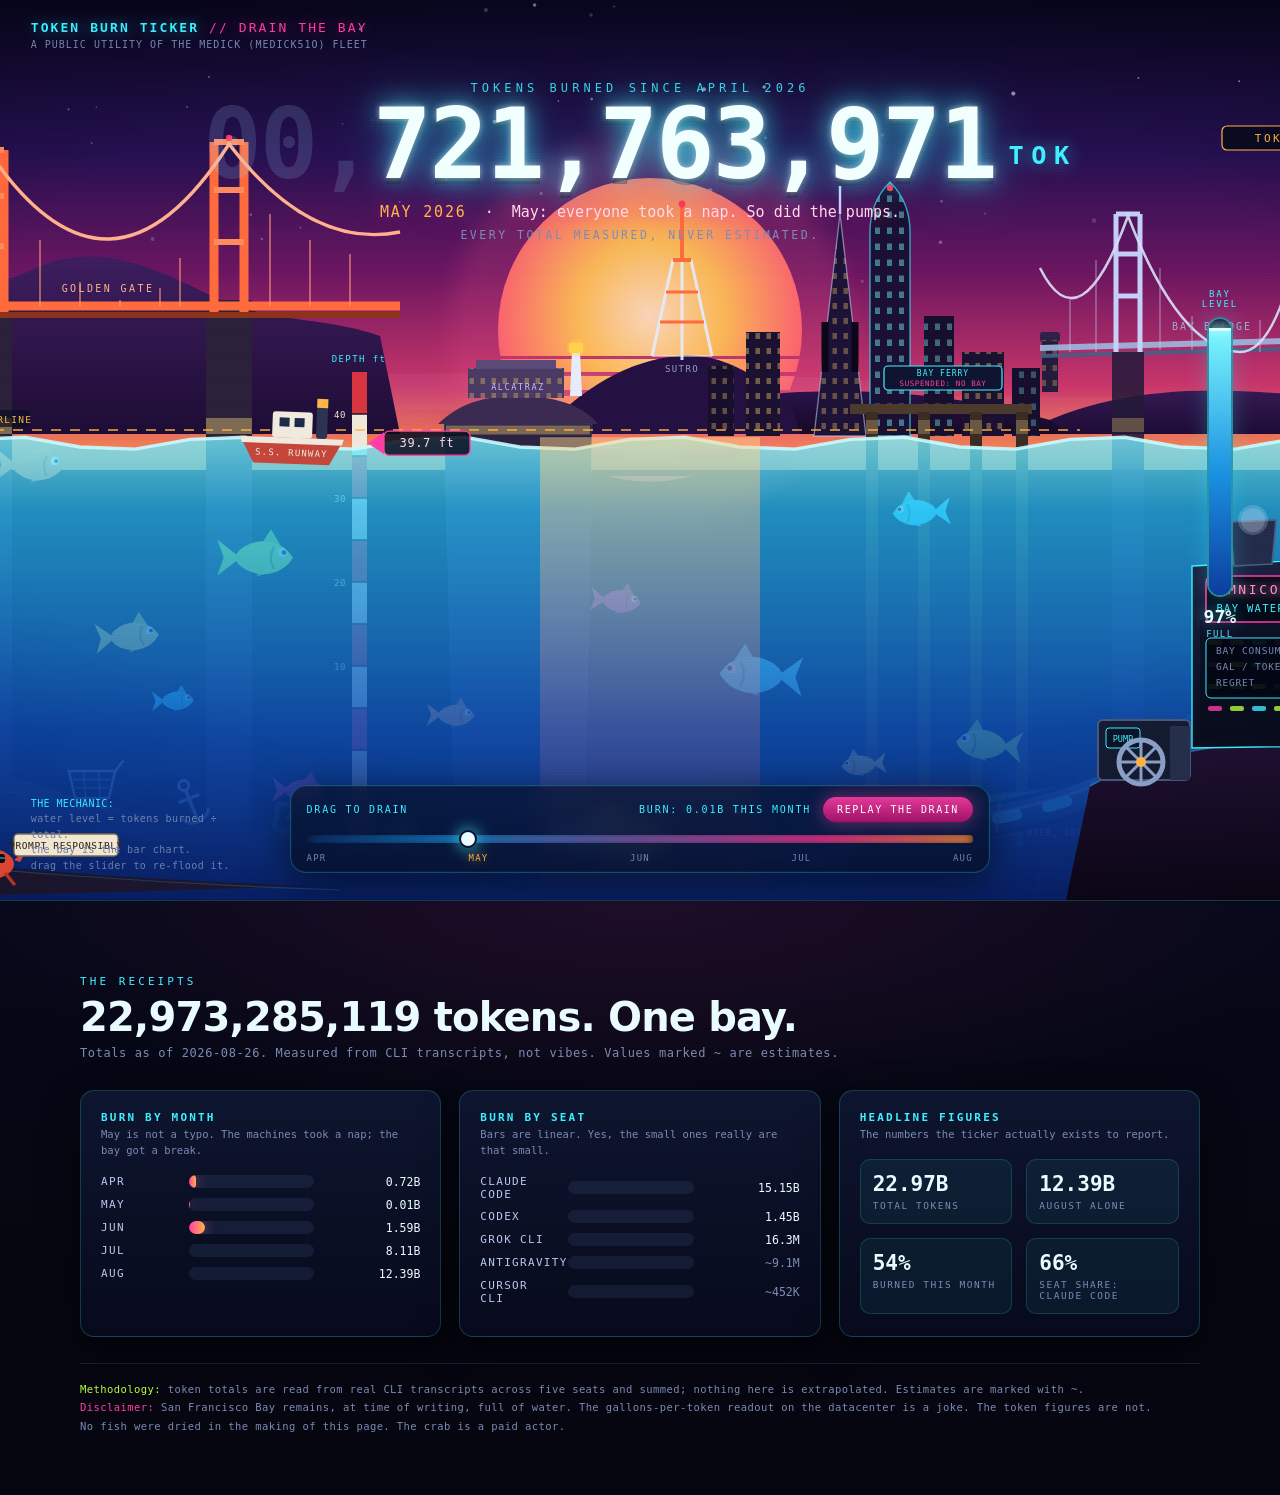
<file: contest/round4-baydrain/entry-opus.html>
<!DOCTYPE html>
<html lang="en">
<head>
<meta charset="utf-8">
<meta name="viewport" content="width=device-width, initial-scale=1">
<title>DRAIN THE BAY — Token Burn Ticker</title>
<style>
/* ============================================================
   DRAIN THE BAY — Token Burn Ticker redesign concept
   One file. No network. Vanilla JS. viewBox 1600x900.
   Water level = tokens burned / total. The bay IS the bar chart.
   ============================================================ */

:root{
  --cyan:#3ef0ff;
  --cyan-d:#0e7f96;
  --mag:#ff3ea5;
  --lime:#b6ff3c;
  --amber:#ffb547;
  --orange:#ff6a3d;
  --ink:#05060f;
  --ink2:#0a0f24;
  --paper:#e9fbff;
  --dim:#7b8bb5;
  --mono:ui-monospace,"Cascadia Mono","Consolas","SF Mono","DejaVu Sans Mono",monospace;
  --disp:"Segoe UI",system-ui,-apple-system,"Helvetica Neue",Arial,sans-serif;
}

*{box-sizing:border-box}
html,body{margin:0;padding:0}
body{
  background:var(--ink);
  color:var(--paper);
  font-family:var(--disp);
  -webkit-font-smoothing:antialiased;
  overflow-x:hidden;
}

/* ---------- STAGE ---------- */
.stage{
  position:relative;
  width:100%;
  height:100svh;
  min-height:540px;
  max-height:1000px;
  overflow:hidden;
  background:linear-gradient(180deg,#07061c 0%,#0b0818 42%,#16101f 100%);
  isolation:isolate;
}
#scene{position:absolute;inset:0;width:100%;height:100%;display:block}

/* scanlines + vignette */
.stage::after{
  content:"";position:absolute;inset:0;pointer-events:none;z-index:6;
  background:
    repeating-linear-gradient(to bottom,rgba(255,255,255,.035) 0 1px,transparent 1px 3px),
    radial-gradient(120% 90% at 50% 45%,transparent 45%,rgba(2,2,12,.55) 100%);
  mix-blend-mode:soft-light;
}

/* ---------- HUD ---------- */
.hud{position:absolute;inset:0;z-index:5;pointer-events:none}
.hud > *{pointer-events:auto}

.brand{
  position:absolute;top:clamp(10px,2.2vh,26px);left:clamp(12px,2.4vw,34px);
  font-family:var(--mono);letter-spacing:.16em;font-size:clamp(10px,1.15vw,13px);
  text-transform:uppercase;color:var(--cyan);
  text-shadow:0 0 14px rgba(62,240,255,.55);
}
.brand b{font-weight:700}
.brand i{font-style:normal;color:var(--mag);text-shadow:0 0 14px rgba(255,62,165,.5)}
.brand small{display:block;margin-top:4px;color:var(--dim);letter-spacing:.1em;font-size:10px;text-shadow:none}

.readout{
  position:absolute;left:50%;transform:translateX(-50%);
  top:clamp(52px,9vh,110px);
  text-align:center;width:min(96vw,1000px);
}
.readout .kicker{
  font-family:var(--mono);font-size:clamp(9px,1vw,12px);letter-spacing:.34em;
  color:var(--cyan);opacity:.85;text-transform:uppercase;margin-bottom:.35em;
}
.count{
  font-family:var(--mono);font-weight:700;
  font-size:clamp(2.1rem,7.6vw,6.4rem);
  line-height:.95;letter-spacing:-.02em;
  font-variant-numeric:tabular-nums;
  color:#f2ffff;
  text-shadow:
    0 0 6px rgba(255,255,255,.55),
    0 0 26px rgba(62,240,255,.85),
    0 0 62px rgba(62,240,255,.45),
    0 6px 0 rgba(0,0,0,.35);
  white-space:nowrap;
}
.count .z{color:rgba(160,220,255,.16);text-shadow:none}
.count .u{
  font-size:.26em;letter-spacing:.3em;color:var(--cyan);
  vertical-align:.55em;margin-left:.5em;text-shadow:0 0 18px rgba(62,240,255,.6);
}
.quip{
  margin-top:.75em;font-family:var(--mono);
  font-size:clamp(10px,1.35vw,15px);color:#ffd9ec;
  text-shadow:0 0 16px rgba(255,62,165,.55);
  min-height:1.3em;
}
.quip .m{color:var(--amber);letter-spacing:.12em}
.tagline{
  margin-top:.5em;font-family:var(--mono);font-size:clamp(9px,1vw,11.5px);
  letter-spacing:.22em;color:var(--dim);text-transform:uppercase;
}

/* gauge */
.gauge{
  position:absolute;right:clamp(10px,2.2vw,34px);top:50%;transform:translateY(-46%);
  width:64px;text-align:center;font-family:var(--mono);
}
.gauge .cap{font-size:9px;letter-spacing:.2em;color:var(--cyan);margin-bottom:8px}
.tube{
  position:relative;width:26px;height:min(34vh,280px);margin:0 auto;
  border:2px solid rgba(62,240,255,.55);border-radius:14px;
  background:linear-gradient(180deg,rgba(6,14,34,.75),rgba(6,14,34,.9));
  box-shadow:0 0 22px rgba(62,240,255,.25),inset 0 0 18px rgba(0,0,0,.6);
  overflow:hidden;
}
.tube i{
  position:absolute;left:0;right:0;bottom:0;display:block;
  background:linear-gradient(180deg,#7ef9ff,#1a8fe0 55%,#0b3d9e);
  box-shadow:0 0 20px rgba(62,240,255,.8);
}
.tube i::after{
  content:"";position:absolute;left:0;right:0;top:0;height:3px;background:#dffcff;
  box-shadow:0 0 10px #dffcff;
}
.tube b{
  position:absolute;left:-1px;right:-1px;height:1px;background:rgba(62,240,255,.22);
}
.gauge .pct{margin-top:9px;font-size:clamp(13px,1.5vw,18px);font-weight:700;color:#eafcff;text-shadow:0 0 14px rgba(62,240,255,.7)}
.gauge .state{margin-top:2px;font-size:9px;letter-spacing:.16em;color:var(--mag);text-shadow:0 0 12px rgba(255,62,165,.6)}

/* controls */
.controls{
  position:absolute;left:50%;transform:translateX(-50%);
  bottom:clamp(12px,3vh,34px);
  width:min(94vw,700px);
  background:rgba(6,10,26,.62);
  border:1px solid rgba(62,240,255,.28);
  border-radius:16px;
  backdrop-filter:blur(9px);-webkit-backdrop-filter:blur(9px);
  padding:11px 16px 9px;
  box-shadow:0 10px 40px rgba(0,0,0,.55),0 0 0 1px rgba(255,255,255,.03) inset;
}
.ctrl-top{
  display:flex;align-items:center;gap:12px;
  font-family:var(--mono);font-size:10px;letter-spacing:.18em;color:var(--cyan);
  text-transform:uppercase;
}
.ctrl-top span{white-space:nowrap}
.ctrl-top .spacer{flex:1}
button.replay{
  font-family:var(--mono);font-size:10px;letter-spacing:.16em;text-transform:uppercase;
  background:linear-gradient(180deg,rgba(255,62,165,.9),rgba(180,20,110,.9));
  color:#fff;border:0;border-radius:999px;padding:7px 14px;cursor:pointer;
  box-shadow:0 0 18px rgba(255,62,165,.5);white-space:nowrap;
}
button.replay:hover{filter:brightness(1.15)}
button.replay:active{transform:translateY(1px)}
input[type=range]{
  -webkit-appearance:none;appearance:none;width:100%;height:26px;background:transparent;
  margin:4px 0 0;cursor:ew-resize;display:block;
}
input[type=range]::-webkit-slider-runnable-track{
  height:8px;border-radius:6px;
  background:linear-gradient(90deg,#0e3a86,#1a8fe0 22%,#ff3ea5 78%,#ff9a4d);
  box-shadow:inset 0 0 8px rgba(0,0,0,.7);
}
input[type=range]::-moz-range-track{
  height:8px;border-radius:6px;
  background:linear-gradient(90deg,#0e3a86,#1a8fe0 22%,#ff3ea5 78%,#ff9a4d);
}
input[type=range]::-webkit-slider-thumb{
  -webkit-appearance:none;appearance:none;width:18px;height:18px;margin-top:-5px;
  border-radius:50%;background:#eafcff;border:2px solid #0a1330;
  box-shadow:0 0 16px rgba(62,240,255,.95);
}
input[type=range]::-moz-range-thumb{
  width:18px;height:18px;border-radius:50%;background:#eafcff;border:2px solid #0a1330;
  box-shadow:0 0 16px rgba(62,240,255,.95);
}
input[type=range]:focus-visible{outline:2px solid var(--cyan);outline-offset:6px;border-radius:8px}
.ticks{
  display:flex;justify-content:space-between;margin-top:1px;
  font-family:var(--mono);font-size:9px;letter-spacing:.14em;color:var(--dim);
}
.ticks b{font-weight:400;transition:color .2s,text-shadow .2s}
.ticks b.on{color:var(--amber);text-shadow:0 0 12px rgba(255,181,71,.8)}

.mechanic{
  position:absolute;left:clamp(12px,2.4vw,34px);bottom:clamp(12px,3vh,34px);
  font-family:var(--mono);font-size:10px;line-height:1.55;color:var(--dim);
  max-width:230px;letter-spacing:.04em;
}
.mechanic b{color:var(--cyan);font-weight:400}

/* ---------- RECEIPTS ---------- */
.receipts{
  position:relative;z-index:2;
  background:
    radial-gradient(90% 60% at 50% 0%,rgba(255,62,165,.10),transparent 60%),
    linear-gradient(180deg,#06081a,#05060f 60%);
  border-top:1px solid rgba(62,240,255,.22);
  padding:clamp(34px,6vw,74px) clamp(16px,5vw,40px) 60px;
}
.receipts-in{max-width:1120px;margin:0 auto}
.rhead{
  font-family:var(--mono);letter-spacing:.28em;font-size:11px;color:var(--cyan);
  text-transform:uppercase;margin-bottom:6px;
}
.rtitle{
  font-size:clamp(1.5rem,3.6vw,2.5rem);font-weight:700;margin:0 0 6px;letter-spacing:-.02em;
}
.rsub{font-family:var(--mono);font-size:12px;color:var(--dim);margin:0 0 30px;letter-spacing:.05em}

.cards{display:grid;grid-template-columns:repeat(auto-fit,minmax(310px,1fr));gap:18px}
.card{
  background:linear-gradient(180deg,rgba(16,24,52,.85),rgba(8,12,30,.85));
  border:1px solid rgba(62,240,255,.2);
  border-radius:14px;padding:20px 20px 22px;
  box-shadow:0 14px 40px rgba(0,0,0,.45);
}
.card h3{
  margin:0 0 3px;font-family:var(--mono);font-size:11px;letter-spacing:.2em;
  text-transform:uppercase;color:var(--cyan);font-weight:600;
}
.card .note{font-family:var(--mono);font-size:10.5px;color:var(--dim);margin:0 0 16px;line-height:1.5}

.row{display:grid;grid-template-columns:78px 1fr 96px;align-items:center;gap:10px;margin:9px 0}
.row .k{font-family:var(--mono);font-size:11px;letter-spacing:.12em;color:#b9c8ec}
.row .v{font-family:var(--mono);font-size:11.5px;text-align:right;color:#eafcff;font-variant-numeric:tabular-nums}
.bar{position:relative;height:13px;border-radius:7px;background:rgba(120,160,220,.10);overflow:hidden}
.bar i{
  position:absolute;left:0;top:0;bottom:0;width:0;border-radius:7px;
  background:linear-gradient(90deg,#1a8fe0,#3ef0ff);
  box-shadow:0 0 14px rgba(62,240,255,.55);
  transition:width 1.3s cubic-bezier(.2,.8,.25,1);
}
.row.m1 .bar i{background:linear-gradient(90deg,#ff3ea5,#ffb547);box-shadow:0 0 14px rgba(255,120,160,.5)}
.row .v.est{color:var(--dim)}

.kpis{display:grid;grid-template-columns:1fr 1fr;gap:14px;margin-top:4px}
.kpi{background:rgba(62,240,255,.06);border:1px solid rgba(62,240,255,.16);border-radius:10px;padding:12px}
.kpi .n{font-family:var(--mono);font-size:clamp(15px,2.2vw,21px);font-weight:700;color:#eafcff;font-variant-numeric:tabular-nums}
.kpi .l{font-family:var(--mono);font-size:9.5px;letter-spacing:.16em;color:var(--dim);text-transform:uppercase;margin-top:4px}

.foot{
  margin-top:26px;font-family:var(--mono);font-size:10.5px;line-height:1.75;color:var(--dim);
  border-top:1px solid rgba(120,160,220,.16);padding-top:16px;letter-spacing:.04em;
}
.foot b{color:var(--lime);font-weight:400}
.foot em{color:var(--mag);font-style:normal}

/* ---------- SVG classes ---------- */
.mono{font-family:var(--mono)}
.nfog{animation:fogdrift 64s linear infinite}
.nfog2{animation:fogdrift 96s linear infinite reverse}
@keyframes fogdrift{from{transform:translateX(-180px)}to{transform:translateX(180px)}}

.wave{animation:waveslide 7s linear infinite}
@keyframes waveslide{from{transform:translateX(0)}to{transform:translateX(-220px)}}

.flow{animation:flowdash 1.05s linear infinite}
@keyframes flowdash{to{stroke-dashoffset:-52}}
.flowup{animation:flowdash2 1.4s linear infinite}
@keyframes flowdash2{to{stroke-dashoffset:-60}}

.spin{animation:spin 1.9s linear infinite;transform-origin:1301px 762px}
@keyframes spin{to{transform:rotate(360deg)}}

.blink{animation:blink 1.25s steps(1,end) infinite}
@keyframes blink{0%,55%{opacity:1}56%,100%{opacity:.18}}

.steam{animation:steam 4.4s ease-out infinite}
.steam.b{animation-delay:1.5s}
.steam.c{animation-delay:2.9s}
@keyframes steam{
  0%{transform:translate(0,0) scale(.4);opacity:0}
  15%{opacity:.5}
  100%{transform:translate(-26px,-92px) scale(1.7);opacity:0}
}
.twk{animation:twk 3.6s ease-in-out infinite}
@keyframes twk{0%,100%{opacity:.2}50%{opacity:.9}}

.gull{animation:gullpath 26s linear infinite}
.gull.b{animation-duration:34s;animation-delay:-9s}
.gull.c{animation-duration:30s;animation-delay:-18s}
@keyframes gullpath{
  0%{transform:translate(-140px,0)}
  50%{transform:translate(820px,-34px)}
  100%{transform:translate(1780px,0)}
}
.wing{animation:flap .55s ease-in-out infinite}
.wing.b{animation-delay:-.2s}
@keyframes flap{0%,100%{transform:scaleY(1)}50%{transform:scaleY(-.75)}}

.rattle{animation:rattle .11s linear infinite}
@keyframes rattle{0%{transform:translate(0,0)}25%{transform:translate(.9px,-.7px)}50%{transform:translate(0,.8px)}75%{transform:translate(-.9px,-.4px)}100%{transform:translate(0,0)}}

.slurp{animation:slurpy 1.5s ease-out infinite}
@keyframes slurpy{0%{opacity:0;transform:translate(0,4px) scale(.8)}18%{opacity:1}70%{opacity:.85}100%{opacity:0;transform:translate(-16px,-26px) scale(1.15)}}

.dust{animation:dust 1.9s ease-out infinite}
.dust.b{animation-delay:.7s}
@keyframes dust{0%{opacity:0;transform:translate(0,0) scale(.4)}20%{opacity:.55}100%{opacity:0;transform:translate(-30px,-26px) scale(2.1)}}

.bub{animation:bubup 3.2s ease-in infinite}
.bub.b{animation-delay:1.1s}
.bub.c{animation-delay:2.1s}
@keyframes bubup{0%{opacity:0;transform:translate(0,0) scale(.5)}12%{opacity:.8}100%{opacity:0;transform:translate(-10px,-70px) scale(1.1)}}

.say{transition:opacity .26s ease}

/* ---------- reduced motion ---------- */
@media (prefers-reduced-motion: reduce){
  *,*::before,*::after{animation:none !important;transition:none !important}
}

/* ---------- responsive ---------- */
@media (max-width:820px){
  .gauge{transform:none;top:auto;bottom:120px;right:10px;width:52px}
  .tube{height:22vh;width:20px}
  .mechanic{display:none}
  .brand small{display:none}
  .row{grid-template-columns:64px 1fr 84px}
}
@media (max-width:520px){
  .gauge{display:none}
  .readout{top:64px}
}
</style>
</head>
<body>

<div class="stage" id="stage">

<svg id="scene" viewBox="0 0 1600 900" preserveAspectRatio="xMidYMid slice" role="img"
     aria-label="A synthwave San Francisco Bay draining as a token counter climbs, with a datacenter pumping the water out and fish flopping on the exposed bay floor.">
 <defs>
  <linearGradient id="skyG" x1="0" y1="0" x2="0" y2="1">
    <stop offset="0" stop-color="#07061c"/>
    <stop offset=".33" stop-color="#251050"/>
    <stop offset=".58" stop-color="#6b1560"/>
    <stop offset=".82" stop-color="#c8356a"/>
    <stop offset="1" stop-color="#ff9a4d"/>
  </linearGradient>
  <radialGradient id="sunG" cx=".5" cy=".45" r=".6">
    <stop offset="0" stop-color="#fff6c9"/>
    <stop offset=".4" stop-color="#ffd24a"/>
    <stop offset="1" stop-color="#ff3f76"/>
  </radialGradient>
  <mask id="sunMask">
    <rect x="600" y="150" width="420" height="340" fill="#fff"/>
    <rect x="600" y="356" width="420" height="3" fill="#000"/>
    <rect x="600" y="372" width="420" height="4" fill="#000"/>
    <rect x="600" y="390" width="420" height="6" fill="#000"/>
    <rect x="600" y="410" width="420" height="8" fill="#000"/>
    <rect x="600" y="432" width="420" height="12" fill="#000"/>
    <rect x="600" y="458" width="420" height="18" fill="#000"/>
  </mask>

  <linearGradient id="hillFar" x1="0" y1="0" x2="0" y2="1">
    <stop offset="0" stop-color="#3d1d5e"/><stop offset="1" stop-color="#1d0c34"/>
  </linearGradient>
  <linearGradient id="hillNear" x1="0" y1="0" x2="0" y2="1">
    <stop offset="0" stop-color="#2a1148"/><stop offset="1" stop-color="#150927"/>
  </linearGradient>

  <linearGradient id="waterG" gradientUnits="userSpaceOnUse" x1="0" y1="420" x2="0" y2="900">
    <stop offset="0" stop-color="#7ef4ff" stop-opacity=".78"/>
    <stop offset=".16" stop-color="#25b6f0" stop-opacity=".76"/>
    <stop offset=".62" stop-color="#0d51b8" stop-opacity=".84"/>
    <stop offset="1" stop-color="#07226e" stop-opacity=".92"/>
  </linearGradient>
  <linearGradient id="sunPath" gradientUnits="userSpaceOnUse" x1="0" y1="420" x2="0" y2="880">
    <stop offset="0" stop-color="#ffd98a" stop-opacity=".62"/>
    <stop offset="1" stop-color="#ff5f8a" stop-opacity="0"/>
  </linearGradient>

  <linearGradient id="mudG" x1="0" y1="0" x2="0" y2="1">
    <stop offset="0" stop-color="#4b3357"/>
    <stop offset=".35" stop-color="#33223f"/>
    <stop offset="1" stop-color="#1c1327"/>
  </linearGradient>
  <linearGradient id="landG" x1="0" y1="0" x2="0" y2="1">
    <stop offset="0" stop-color="#241338"/><stop offset="1" stop-color="#0e0719"/>
  </linearGradient>

  <linearGradient id="dcG" x1="0" y1="0" x2="0" y2="1">
    <stop offset="0" stop-color="#1b2140"/><stop offset="1" stop-color="#0a0d1e"/>
  </linearGradient>
  <linearGradient id="pipeG" x1="0" y1="0" x2="0" y2="1">
    <stop offset="0" stop-color="#8fa3c9"/><stop offset=".45" stop-color="#3c4a6e"/><stop offset="1" stop-color="#161d33"/>
  </linearGradient>
  <linearGradient id="flowG" x1="0" y1="0" x2="1" y2="0">
    <stop offset="0" stop-color="#7ef4ff"/><stop offset="1" stop-color="#3ef0ff"/>
  </linearGradient>
  <linearGradient id="tokG" x1="0" y1="1" x2="0" y2="0">
    <stop offset="0" stop-color="#ffb547"/><stop offset="1" stop-color="#ff3ea5"/>
  </linearGradient>

  <pattern id="winP" width="11" height="15" patternUnits="userSpaceOnUse">
    <rect x="2.5" y="3" width="4.5" height="6" fill="#ffd06a" opacity=".72"/>
  </pattern>
  <pattern id="winC" width="12" height="16" patternUnits="userSpaceOnUse">
    <rect x="3" y="3.5" width="5" height="6.5" fill="#7ef4ff" opacity=".55"/>
  </pattern>
  <pattern id="gridP" width="46" height="46" patternUnits="userSpaceOnUse">
    <path d="M46 0H0V46" fill="none" stroke="#3ef0ff" stroke-width="1" opacity=".16"/>
  </pattern>

  <filter id="glow" x="-60%" y="-60%" width="220%" height="220%">
    <feGaussianBlur stdDeviation="5" result="b"/>
    <feMerge><feMergeNode in="b"/><feMergeNode in="SourceGraphic"/></feMerge>
  </filter>
  <filter id="softglow" x="-80%" y="-80%" width="260%" height="260%">
    <feGaussianBlur stdDeviation="11"/>
  </filter>

  <clipPath id="floorClip"><path id="floorClipPath" d=""/></clipPath>

  <!-- reusable fish art, faces right, ~70 long -->
  <g id="fishArt">
    <path class="tail" d="M-24 0 L-46 -17 L-40 0 L-46 17 Z"/>
    <path class="body" d="M26 0 C16 -17 -8 -21 -24 -8 C-30 -3 -30 3 -24 8 C-8 21 16 17 26 0 Z"/>
    <path class="fin" d="M-4 -13 L5 -27 L14 -12 Z" opacity=".85"/>
    <path class="fin" d="M0 6 L-9 18 L11 12 Z" opacity=".8"/>
    <path d="M8 -11 C4 -4 4 4 8 11" fill="none" stroke="rgba(0,0,0,.35)" stroke-width="2"/>
    <circle cx="16" cy="-5" r="4.4" fill="#fff"/>
    <circle class="pupil" cx="17.4" cy="-5" r="2.2" fill="#0a0d1e"/>
  </g>
 </defs>

 <!-- ============ 1. SKY ============ -->
 <rect x="0" y="0" width="1600" height="470" fill="url(#skyG)"/>
 <g id="stars"></g>
 <g mask="url(#sunMask)">
   <circle cx="810" cy="330" r="152" fill="url(#sunG)" opacity=".95"/>
 </g>
 <circle cx="810" cy="330" r="200" fill="#ff5f8a" opacity=".16" filter="url(#softglow)"/>

 <!-- fog bands -->
 <g opacity=".5">
   <ellipse class="nfog" cx="700" cy="392" rx="420" ry="19" fill="#cfe6ff" opacity=".10"/>
   <ellipse class="nfog2" cx="1120" cy="410" rx="330" ry="14" fill="#ffd8ea" opacity=".09"/>
   <ellipse class="nfog" cx="300" cy="416" rx="300" ry="12" fill="#cfe6ff" opacity=".08"/>
 </g>

 <!-- ============ 2. LAND + LANDMARKS ============ -->
 <!-- far hills (Marin, left / East Bay, right) -->
 <path d="M-20 434 L-20 318 C60 286 130 300 196 268 C258 240 316 268 372 296 C430 324 484 316 540 336 L560 434 Z" fill="url(#hillFar)"/>
 <path d="M1180 434 C1250 396 1330 386 1420 392 C1500 398 1560 386 1620 372 L1620 434 Z" fill="url(#hillFar)"/>
 <!-- city bluff -->
 <path d="M760 434 C820 410 880 396 960 392 C1060 388 1140 400 1210 420 L1230 434 Z" fill="url(#hillNear)"/>
 <!-- twin peaks (Sutro hill) -->
 <path d="M700 434 C740 388 790 360 838 356 C886 352 926 380 954 414 L960 434 Z" fill="#241041"/>

 <!-- SUTRO TOWER -->
 <g id="sutro" transform="translate(842,356)">
   <path d="M-30 0 L-9 -96 M30 0 L9 -96 M0 4 L0 -150" stroke="#e6ecff" stroke-width="3" fill="none" opacity=".9"/>
   <path d="M-9 -96 L9 -96 M0 -96 L0 -150" stroke="#ff6a3d" stroke-width="4" fill="none"/>
   <path d="M-22 -34 L22 -34 M-16 -64 L16 -64 M-9 -96 L9 -96" stroke="#ff6a3d" stroke-width="3"/>
   <path d="M-30 0 L30 0" stroke="#e6ecff" stroke-width="2" opacity=".5"/>
   <circle cx="0" cy="-152" r="3.4" fill="#ff3355" class="blink"/>
   <text class="mono" x="0" y="16" fill="#8fa3c9" font-size="9" text-anchor="middle" letter-spacing="1.4">SUTRO</text>
 </g>

 <!-- DOWNTOWN SKYLINE -->
 <g id="city">
   <!-- generic blocks -->
   <rect x="906" y="332" width="34" height="104" fill="#1a1030"/><rect x="906" y="332" width="34" height="104" fill="url(#winP)" opacity=".55"/>
   <rect x="1084" y="316" width="30" height="120" fill="#170e2c"/><rect x="1084" y="316" width="30" height="120" fill="url(#winC)" opacity=".7"/>
   <rect x="1122" y="352" width="42" height="84" fill="#1a1030"/><rect x="1122" y="352" width="42" height="84" fill="url(#winP)" opacity=".5"/>
   <rect x="1172" y="368" width="28" height="68" fill="#170e2c"/><rect x="1172" y="368" width="28" height="68" fill="url(#winC)" opacity=".55"/>
   <rect x="868" y="366" width="26" height="70" fill="#170e2c"/><rect x="868" y="366" width="26" height="70" fill="url(#winP)" opacity=".45"/>
   <!-- SALESFORCE TOWER -->
   <path d="M1030 436 L1030 232 C1030 206 1042 190 1050 182 C1058 190 1070 206 1070 232 L1070 436 Z" fill="#191033"/>
   <path d="M1030 436 L1030 232 C1030 206 1042 190 1050 182 C1058 190 1070 206 1070 232 L1070 436 Z" fill="url(#winC)" opacity=".8"/>
   <path d="M1030 436 L1030 232 C1030 206 1042 190 1050 182 C1058 190 1070 206 1070 232 L1070 436 Z" fill="none" stroke="#3ef0ff" stroke-width="1.4" opacity=".65"/>
   <circle cx="1050" cy="188" r="3.2" fill="#ff3355" class="blink"/>
   <!-- TRANSAMERICA PYRAMID -->
   <path d="M974 436 L1000 214 L1026 436 Z" fill="#1c1236"/>
   <path d="M974 436 L1000 214 L1026 436 Z" fill="url(#winP)" opacity=".45"/>
   <path d="M974 436 L1000 214 L1026 436 Z" fill="none" stroke="#c7d6ff" stroke-width="1.3" opacity=".55"/>
   <path d="M1000 214 L1000 186" stroke="#c7d6ff" stroke-width="2.4"/>
   <path d="M985 322 L985 372 M1015 322 L1015 372" stroke="#0b0718" stroke-width="7"/>
   <!-- COIT TOWER -->
   <g transform="translate(1210,392)">
     <rect x="-8" y="-52" width="16" height="52" fill="#241a3c"/>
     <rect x="-10" y="-60" width="20" height="10" rx="3" fill="#2e2148"/>
     <rect x="-8" y="-52" width="16" height="52" fill="url(#winP)" opacity=".4"/>
   </g>
 </g>

 <!-- BAY BRIDGE (right, behind datacenter) -->
 <g id="bayBridge" opacity=".95">
   <path d="M1200 348 L1620 336" stroke="#9fb2d8" stroke-width="6" fill="none"/>
   <path d="M1200 356 L1620 344" stroke="#4c5b83" stroke-width="4" fill="none"/>
   <!-- towers -->
   <g stroke="#c9d8ff" stroke-width="5" fill="none">
     <path d="M1276 352 L1276 214 M1300 352 L1300 214 M1276 214 L1300 214 M1276 254 L1300 254 M1276 296 L1300 296"/>
     <path d="M1452 344 L1452 210 M1476 344 L1476 210 M1452 210 L1476 210 M1452 250 L1476 250 M1452 292 L1476 292"/>
   </g>
   <!-- suspension cables -->
   <path d="M1200 268 Q1240 348 1288 216 Q1340 350 1400 352 Q1440 352 1464 212 Q1520 344 1620 300"
         fill="none" stroke="#dfeaff" stroke-width="2.6" opacity=".9"/>
   <g stroke="#c9d8ff" stroke-width="1.1" opacity=".6">
     <path d="M1230 300 V352 M1256 260 V352 M1320 268 V350 M1352 316 V350 M1384 342 V352 M1420 320 V352 M1500 262 V344 M1540 302 V342 M1580 320 V340"/>
   </g>
   <!-- piers into the bay -->
   <rect x="1272" y="352" width="32" height="500" fill="#241b3a" opacity=".92"/>
   <rect x="1448" y="344" width="32" height="500" fill="#241b3a" opacity=".92"/>
   <rect x="1272" y="418" width="32" height="14" fill="#6b5a49" opacity=".9"/>
   <rect x="1448" y="418" width="32" height="14" fill="#6b5a49" opacity=".9"/>
   <text class="mono" x="1372" y="330" fill="#9fb2d8" font-size="10" text-anchor="middle" letter-spacing="2">BAY BRIDGE</text>
 </g>

 <!-- GOLDEN GATE BRIDGE (left) -->
 <g id="gg">
   <!-- piers, revealed as the bay drains -->
   <rect x="126" y="300" width="46" height="560" fill="#2a2039"/>
   <rect x="366" y="300" width="46" height="560" fill="#2a2039"/>
   <rect x="126" y="418" width="46" height="16" fill="#7d6a52"/>
   <rect x="366" y="418" width="46" height="16" fill="#7d6a52"/>
   <!-- deck -->
   <path d="M-20 306 L560 306" stroke="#ff6a3d" stroke-width="9" fill="none"/>
   <path d="M-20 315 L560 315" stroke="#8c3218" stroke-width="6" fill="none"/>
   <!-- towers -->
   <g stroke="#ff6a3d" stroke-width="9" fill="none">
     <path d="M134 312 L134 150 M164 312 L164 150"/>
     <path d="M374 312 L374 142 M404 312 L404 142"/>
   </g>
   <g stroke="#ff8a5c" stroke-width="6">
     <path d="M134 150 L164 150 M134 196 L164 196 M134 246 L164 246"/>
     <path d="M374 142 L404 142 M374 190 L404 190 M374 242 L404 242"/>
   </g>
   <!-- cables -->
   <path d="M-20 216 Q70 300 149 152 Q270 330 389 144 Q470 250 560 232"
         fill="none" stroke="#ffb08c" stroke-width="3.4"/>
   <g stroke="#ff9a78" stroke-width="1.3" opacity=".85">
     <path d="M20 254 V306 M56 282 V306 M92 298 V306 M200 240 V306 M240 282 V306 M280 300 V306 M320 288 V306 M340 258 V306 M430 214 V306 M470 240 V306 M510 254 V306"/>
   </g>
   <circle cx="149" cy="146" r="3.2" fill="#ff3355" class="blink"/>
   <circle cx="389" cy="138" r="3.2" fill="#ff3355" class="blink"/>
   <text class="mono" x="268" y="292" fill="#ffb08c" font-size="10" text-anchor="middle" letter-spacing="2.4">GOLDEN GATE</text>
 </g>

 <!-- ALCATRAZ -->
 <g id="alcatraz">
   <!-- submerged mesa, revealed on drain -->
   <path d="M604 424 L616 860 L744 860 L752 424 Z" fill="#2b2140"/>
   <path d="M604 424 L616 860 L744 860 L752 424 Z" fill="none" stroke="#3ef0ff" stroke-width="1" opacity=".14"/>
   <path d="M606 430 L750 430" stroke="#8a7359" stroke-width="9" opacity=".85"/>
   <path d="M598 424 C620 402 646 396 678 396 C712 396 742 404 758 424 Z" fill="#3a2a52"/>
   <rect x="628" y="368" width="96" height="30" fill="#4a3a63"/>
   <rect x="628" y="368" width="96" height="30" fill="url(#winP)" opacity=".45"/>
   <rect x="636" y="360" width="80" height="9" fill="#5a4877"/>
   <g transform="translate(736,352)">
     <path d="M-6 44 L-4 0 L4 0 L6 44 Z" fill="#e6ecff"/>
     <rect x="-7" y="-9" width="14" height="10" rx="2" fill="#ffd24a"/>
     <circle cx="0" cy="-4" r="9" fill="#ffd24a" opacity=".35" class="blink"/>
   </g>
   <text class="mono" x="678" y="390" fill="#cbb9ff" font-size="8.5" text-anchor="middle" letter-spacing="1.6">ALCATRAZ</text>
 </g>

 <!-- FERRY PIER -->
 <g id="pier">
   <rect x="1010" y="404" width="182" height="10" fill="#4b3a2c"/>
   <g fill="#3a2c22">
     <rect x="1026" y="412" width="12" height="430"/>
     <rect x="1078" y="412" width="12" height="430"/>
     <rect x="1130" y="412" width="12" height="430"/>
     <rect x="1176" y="412" width="12" height="420"/>
   </g>
   <g fill="#6f5c46" opacity=".9">
     <rect x="1026" y="420" width="12" height="14"/><rect x="1078" y="420" width="12" height="14"/>
     <rect x="1130" y="420" width="12" height="14"/><rect x="1176" y="420" width="12" height="14"/>
   </g>
   <rect x="1044" y="366" width="118" height="24" rx="4" fill="#0e1430" stroke="#3ef0ff" stroke-width="1.2"/>
   <text class="mono" x="1103" y="376" fill="#3ef0ff" font-size="8" text-anchor="middle" letter-spacing="1">BAY FERRY</text>
   <text class="mono" x="1103" y="386" fill="#ff3ea5" font-size="7.5" text-anchor="middle" letter-spacing=".6">SUSPENDED: NO BAY</text>
 </g>

 <!-- ============ 3. BAY FLOOR ============ -->
 <g id="floorLayer">
   <path id="floor" d="M-20 900 L-20 726 C120 742 200 800 330 818 C460 836 560 850 700 858 C840 864 980 846 1120 826 C1220 812 1290 760 1360 706 L1620 668 L1620 900 Z" fill="url(#mudG)"/>
   <g clip-path="url(#floorClip)">
     <rect x="-20" y="640" width="1660" height="280" fill="url(#gridP)"/>
     <path d="M-20 760 C200 800 520 848 820 852 C1080 856 1360 760 1620 700" fill="none" stroke="#3ef0ff" stroke-width="1.4" opacity=".2"/>
     <path d="M-20 800 C240 830 560 866 860 864 C1120 862 1400 790 1620 740" fill="none" stroke="#ff3ea5" stroke-width="1.2" opacity=".14"/>
   </g>
   <!-- cracked mud + ripple texture -->
   <g stroke="#0f0a18" stroke-width="1.4" opacity=".45" fill="none">
     <path d="M120 782 l26 12 l-14 16 M420 838 l30 8 l-10 18 M980 844 l28 -8 l4 18 M1220 800 l26 -14 l8 16"/>
   </g>

   <!-- junk on the bottom -->
   <g id="junk" class="mono">
     <!-- shopping cart -->
     <g transform="translate(252,792) scale(1.05)">
       <path d="M-22 -20 L22 -20 L16 6 L-16 6 Z" fill="none" stroke="#8fa3c9" stroke-width="2.4"/>
       <path d="M-18 -12 L18 -12 M-15 -4 L15 -4 M-8 -20 L-6 6 M6 -20 L8 6" stroke="#8fa3c9" stroke-width="1.4" opacity=".7"/>
       <path d="M22 -20 L30 -30" stroke="#8fa3c9" stroke-width="2.4"/>
       <circle cx="-11" cy="12" r="5" fill="#4a5a80"/><circle cx="11" cy="12" r="5" fill="#4a5a80"/>
     </g>
     <!-- anchor -->
     <g transform="translate(352,806) rotate(-22)">
       <path d="M0 -18 L0 16 M-14 8 C-10 20 10 20 14 8 M-11 -8 L11 -8" stroke="#93a6cc" stroke-width="3.4" fill="none"/>
       <circle cx="0" cy="-22" r="5" fill="none" stroke="#93a6cc" stroke-width="3"/>
     </g>
     <!-- CRT monitor -->
     <g transform="translate(452,824) rotate(9)">
       <rect x="-19" y="-20" width="38" height="30" rx="3" fill="#3a4360"/>
       <rect x="-14" y="-16" width="28" height="20" rx="2" fill="#0d1a2e"/>
       <text x="0" y="-3" fill="#3ef0ff" font-size="8" text-anchor="middle" opacity=".85">404</text>
       <rect x="-9" y="10" width="18" height="5" fill="#2b3350"/>
     </g>
     <!-- traffic cone -->
     <g transform="translate(560,844) rotate(14)">
       <path d="M-11 0 L-3.5 -26 L3.5 -26 L11 0 Z" fill="#ff6a3d"/>
       <rect x="-14" y="0" width="28" height="5" rx="2" fill="#ff6a3d"/>
       <rect x="-8" y="-16" width="16" height="5" fill="#f4f4ff" opacity=".85"/>
     </g>
     <!-- giant rubber duck -->
     <g transform="translate(792,856)">
       <ellipse cx="0" cy="-16" rx="38" ry="20" fill="#ffcf3a"/>
       <ellipse cx="-24" cy="-36" rx="17" ry="16" fill="#ffd94f"/>
       <path d="M-40 -37 L-56 -32 L-40 -27 Z" fill="#ff8a2b"/>
       <circle cx="-28" cy="-40" r="2.8" fill="#20160a"/>
       <path d="M8 -22 C22 -30 30 -22 26 -12" fill="none" stroke="#e8b520" stroke-width="2.4"/>
     </g>
     <!-- e-scooter -->
     <g transform="translate(920,850) rotate(-8)">
       <path d="M-18 0 L14 0 M12 0 L12 -24 L2 -28" stroke="#b9c8ec" stroke-width="3" fill="none"/>
       <circle cx="-18" cy="3" r="5.5" fill="none" stroke="#8fa3c9" stroke-width="2.6"/>
       <circle cx="15" cy="3" r="5.5" fill="none" stroke="#8fa3c9" stroke-width="2.6"/>
     </g>
     <!-- tire -->
     <g transform="translate(1046,834)">
       <ellipse cx="0" cy="0" rx="22" ry="9" fill="none" stroke="#2b2b38" stroke-width="8"/>
     </g>
     <!-- shipping container marked GPU -->
     <g transform="translate(1178,818) rotate(-6)">
       <rect x="-46" y="-26" width="92" height="28" rx="2" fill="#2b6a5f"/>
       <g stroke="#1d4d45" stroke-width="1.6">
         <path d="M-38 -26 V2 M-28 -26 V2 M-18 -26 V2 M-8 -26 V2 M2 -26 V2 M12 -26 V2 M22 -26 V2 M32 -26 V2"/>
       </g>
       <rect x="-46" y="-26" width="92" height="28" rx="2" fill="none" stroke="#173f38" stroke-width="2"/>
       <text x="0" y="-8" fill="#d9fff4" font-size="12" text-anchor="middle" letter-spacing="3">GPU</text>
     </g>
     <!-- treasure chest -->
     <g transform="translate(632,856)">
       <rect x="-17" y="-13" width="34" height="14" fill="#6a4a2c"/>
       <path d="M-17 -13 A17 9 0 0 1 17 -13 Z" fill="#8a6238"/>
       <rect x="-3" y="-9" width="6" height="8" fill="#ffd24a"/>
     </g>
     <text x="632" y="874" fill="#7b8bb5" font-size="8.5" text-anchor="middle" letter-spacing="1">1849 GOLD (STILL HERE)</text>
     <text x="1178" y="836" fill="#7b8bb5" font-size="8.5" text-anchor="middle" letter-spacing="1">FELL OFF THE PIER, 2024</text>
   </g>

   <!-- DEPTH POLE -->
   <g id="depthPole" class="mono">
     <rect x="512" y="372" width="15" height="472" fill="#efe7d8"/>
     <g fill="#d8343f">
       <rect x="512" y="372" width="15" height="42"/><rect x="512" y="456" width="15" height="42"/>
       <rect x="512" y="540" width="15" height="42"/><rect x="512" y="624" width="15" height="42"/>
       <rect x="512" y="708" width="15" height="42"/><rect x="512" y="792" width="15" height="42"/>
     </g>
     <g stroke="#1a1426" stroke-width="1.4">
       <path d="M512 414 h15 M512 456 h15 M512 498 h15 M512 540 h15 M512 582 h15 M512 624 h15 M512 666 h15 M512 708 h15 M512 750 h15 M512 792 h15"/>
     </g>
     <g fill="#efe7d8" font-size="9" text-anchor="end" letter-spacing=".6">
       <text x="506" y="418">40</text><text x="506" y="502">30</text>
       <text x="506" y="586">20</text><text x="506" y="670">10</text><text x="506" y="796">0</text>
     </g>
     <text class="mono" x="519" y="362" fill="#3ef0ff" font-size="9" text-anchor="middle" letter-spacing="1.4">DEPTH ft</text>
   </g>
 </g>

 <!-- ============ 4. INTAKE PIPE (drawn under the water) ============ -->
 <g id="intake">
   <!-- supports -->
   <g stroke="#39466b" stroke-width="7">
     <path d="M1082 830 V862 M1180 812 V846 M1268 782 V828"/>
   </g>
   <path id="pipeOuter" d="M1002 838 L1090 828 Q1190 818 1258 790 L1330 760"
         fill="none" stroke="#101733" stroke-width="34" stroke-linecap="round"/>
   <path d="M1002 838 L1090 828 Q1190 818 1258 790 L1330 760"
         fill="none" stroke="url(#pipeG)" stroke-width="26" stroke-linecap="round"/>
   <path d="M1002 832 L1090 822 Q1190 812 1258 784 L1330 754"
         fill="none" stroke="#c3d3f2" stroke-width="3" stroke-linecap="round" opacity=".45"/>
   <path class="flow" d="M1002 838 L1090 828 Q1190 818 1258 790 L1330 760"
         fill="none" stroke="url(#flowG)" stroke-width="11" stroke-linecap="round"
         stroke-dasharray="20 32" opacity=".95"/>
   <!-- pipe rings -->
   <g stroke="#8fa3c9" stroke-width="3" opacity=".5">
     <path d="M1064 843 l4 -30 M1156 833 l4 -30 M1246 806 l8 -28"/>
   </g>
   <!-- nozzle / strainer -->
   <g id="nozzle" transform="translate(1002,838)">
     <path d="M4 -20 L-30 -30 L-30 30 L4 20 Z" fill="#4a5a80" stroke="#94a9d4" stroke-width="2.4"/>
     <g stroke="#0e1430" stroke-width="2.6">
       <path d="M-24 -22 V22 M-14 -25 V25 M-4 -23 V23"/>
     </g>
     <!-- suction swirl while submerged -->
     <g id="suck" opacity="0">
       <circle class="bub" cx="-44" cy="0" r="6" fill="none" stroke="#bff6ff" stroke-width="2" opacity=".8"/>
       <circle class="bub b" cx="-52" cy="12" r="4" fill="none" stroke="#bff6ff" stroke-width="2" opacity=".7"/>
       <circle class="bub c" cx="-40" cy="-14" r="5" fill="none" stroke="#bff6ff" stroke-width="2" opacity=".7"/>
       <path d="M-60 -22 C-44 -10 -44 10 -60 22" fill="none" stroke="#bff6ff" stroke-width="2.6" opacity=".55"/>
     </g>
     <!-- coughing air when exposed -->
     <g id="airsuck" opacity="0">
       <circle class="dust" cx="-46" cy="6" r="10" fill="#c7b8a6" opacity=".4"/>
       <circle class="dust b" cx="-56" cy="-6" r="7" fill="#c7b8a6" opacity=".35"/>
       <text class="mono slurp" x="-84" y="-26" fill="#ffb547" font-size="15" letter-spacing="1.6" font-weight="700">*SLURP*</text>
       <text class="mono" x="-70" y="46" fill="#ff3ea5" font-size="9.5" letter-spacing="1">(that's just air, buddy)</text>
     </g>
   </g>
 </g>

 <!-- ============ 5. FISH (under the water layer) ============ -->
 <g id="fishLayer"></g>

 <!-- ============ 6. WATER ============ -->
 <g id="waterGroup">
   <g class="wave">
     <path id="waterBody" d="" fill="url(#waterG)"/>
     <path id="waterLine" d="" fill="none" stroke="#c9fbff" stroke-width="3.4" opacity=".9"/>
   </g>
   <rect id="sunGlint" x="700" y="424" width="220" height="470" fill="url(#sunPath)" opacity=".8"/>
 </g>

 <!-- ============ 7. FOREGROUND ============ -->
 <!-- April waterline reference -->
 <g id="hiTide">
   <path d="M40 430 L1240 430" stroke="#ffb547" stroke-width="2" stroke-dasharray="10 9" opacity=".7"/>
   <rect x="44" y="410" width="146" height="17" rx="4" fill="rgba(10,14,34,.72)"/>
   <text class="mono" x="52" y="422.5" fill="#ffb547" font-size="9.5" letter-spacing="1.3">APRIL 2026 WATERLINE</text>
 </g>

 <!-- depth pointer, above the water so it always reads -->
 <g id="depthTag">
   <path d="M528 0 l16 -11 v22 z" fill="#ff3ea5"/>
   <rect x="544" y="-12" width="86" height="24" rx="5" fill="rgba(8,12,30,.86)" stroke="#ff3ea5" stroke-width="1.3"/>
   <text class="mono" id="depthTxt" x="587" y="4" fill="#ffd9ec" font-size="12" text-anchor="middle" letter-spacing=".6">41.0 ft</text>
 </g>

 <!-- stranded tugboat -->
 <g id="boat">
   <g id="boatTilt">
     <path d="M-52 0 L52 0 L38 26 L-38 26 Z" fill="#c4453a"/>
     <path d="M-52 0 L52 0 L50 6 L-50 6 Z" fill="#f0e9dd"/>
     <rect x="-20" y="-26" width="40" height="26" rx="3" fill="#f0e9dd"/>
     <rect x="-13" y="-20" width="10" height="9" fill="#1b2a48"/>
     <rect x="2" y="-20" width="10" height="9" fill="#1b2a48"/>
     <rect x="24" y="-40" width="11" height="40" rx="3" fill="#2b3350"/>
     <rect x="24" y="-40" width="11" height="9" fill="#ffb547"/>
     <text class="mono" x="0" y="18" fill="#f0e9dd" font-size="9" text-anchor="middle" letter-spacing="1.2">S.S. RUNWAY</text>
   </g>
 </g>

 <!-- right promontory + DATACENTER -->
 <g id="dcLayer">
   <path d="M1226 900 L1250 786 C1312 750 1404 736 1620 730 L1620 900 Z" fill="url(#landG)"/>
   <path d="M1250 786 C1312 750 1404 736 1620 730" fill="none" stroke="#3ef0ff" stroke-width="1.6" opacity=".35"/>

   <!-- pump house -->
   <g id="pump">
     <rect x="1258" y="720" width="92" height="60" rx="5" fill="#161d33" stroke="#4a5a80" stroke-width="2"/>
     <rect x="1266" y="728" width="34" height="20" rx="3" fill="#0d1428" stroke="#3ef0ff" stroke-width="1"/>
     <text class="mono blink" x="1283" y="742" fill="#3ef0ff" font-size="8.5" text-anchor="middle">PUMP</text>
     <g class="spin">
       <circle cx="1301" cy="762" r="22" fill="none" stroke="#8fa3c9" stroke-width="5"/>
       <path d="M1301 740 V784 M1279 762 H1323 M1285 746 L1317 778 M1317 746 L1285 778" stroke="#8fa3c9" stroke-width="3"/>
       <circle cx="1301" cy="762" r="5" fill="#ffb547"/>
     </g>
     <rect x="1330" y="726" width="20" height="54" fill="#28324f"/>
   </g>

   <!-- main building -->
   <g id="dcBuilding">
     <path d="M1352 748 L1352 566 L1620 552 L1620 744 Z" fill="url(#dcG)" stroke="#3ef0ff" stroke-width="1.4" opacity=".98"/>
     <!-- server bay lights -->
     <g id="racks"></g>
     <!-- neon sign -->
     <rect x="1366" y="576" width="242" height="46" rx="6" fill="rgba(4,8,22,.9)" stroke="#ff3ea5" stroke-width="1.6"/>
     <text class="mono" x="1487" y="594" fill="#ff8fc6" font-size="13" text-anchor="middle" letter-spacing="2.6" filter="url(#glow)">OMNICORTEX HYPERSCALE</text>
     <text class="mono" x="1487" y="612" fill="#3ef0ff" font-size="10.5" text-anchor="middle" letter-spacing="1.3">BAY WATER RECLAMATION &amp; VIBES</text>
     <!-- readout board -->
     <rect x="1366" y="638" width="150" height="60" rx="5" fill="rgba(3,7,20,.92)" stroke="#3ef0ff" stroke-width="1"/>
     <g class="mono" font-size="9.5" letter-spacing=".8">
       <text x="1376" y="654" fill="#7b8bb5">BAY CONSUMED</text>
       <text class="mono" id="dcPct" x="1508" y="654" fill="#ff3ea5" text-anchor="end">0.0%</text>
       <text x="1376" y="670" fill="#7b8bb5">GAL / TOKEN</text>
       <text x="1508" y="670" fill="#3ef0ff" text-anchor="end">0.0000047</text>
       <text x="1376" y="686" fill="#7b8bb5">REGRET</text>
       <text x="1508" y="686" fill="#b6ff3c" text-anchor="end">0</text>
     </g>
     <!-- big red button -->
     <g transform="translate(1556,668)">
       <circle r="19" fill="#2a0d18" stroke="#ff3355" stroke-width="2"/>
       <circle r="12" fill="#ff3355" class="blink"/>
       <text class="mono" y="30" fill="#ff8fa6" font-size="8" text-anchor="middle" letter-spacing=".6">MORE</text>
     </g>
     <!-- cooling towers + steam -->
     <g>
       <path d="M1394 566 L1390 522 L1436 520 L1432 564 Z" fill="#232b4a" stroke="#4a5a80" stroke-width="1.6"/>
       <path d="M1476 562 L1472 518 L1518 516 L1514 560 Z" fill="#232b4a" stroke="#4a5a80" stroke-width="1.6"/>
       <g fill="#d7e6ff">
         <circle class="steam" cx="1413" cy="520" r="15" opacity=".22"/>
         <circle class="steam b" cx="1413" cy="520" r="12" opacity=".2"/>
         <circle class="steam c" cx="1495" cy="516" r="16" opacity=".22"/>
         <circle class="steam" cx="1495" cy="516" r="11" opacity=".18"/>
       </g>
     </g>
     <!-- dish -->
     <g transform="translate(1580,548)">
       <path d="M-14 6 A16 16 0 0 1 14 -6 L0 8 Z" fill="#8fa3c9"/>
       <path d="M0 8 L0 22" stroke="#8fa3c9" stroke-width="3"/>
     </g>
   </g>

   <!-- TOKENS OUT conduit -->
   <g id="conduit">
     <path d="M1470 552 L1470 120" stroke="#101733" stroke-width="24" stroke-linecap="round"/>
     <path d="M1470 552 L1470 120" stroke="#232b4a" stroke-width="18" stroke-linecap="round"/>
     <path class="flowup" d="M1470 552 L1470 120" stroke="url(#tokG)" stroke-width="9"
           stroke-dasharray="14 26" stroke-linecap="round" opacity=".95"/>
     <rect x="1382" y="126" width="176" height="24" rx="5" fill="rgba(6,10,26,.85)" stroke="#ffb547" stroke-width="1.2"/>
     <text class="mono" x="1470" y="142" fill="#ffb547" font-size="11" text-anchor="middle" letter-spacing="2.6">TOKENS OUT &#8593;</text>
   </g>
 </g>

 <!-- foreground mud berm + critters -->
 <g id="berm">
   <path d="M-20 900 L-20 848 C120 866 300 880 470 886 C300 892 120 896 -20 900 Z" fill="#241a30" opacity=".9"/>
   <path d="M-20 852 C130 870 320 884 500 890" fill="none" stroke="#3ef0ff" stroke-width="1.2" opacity=".2"/>
   <!-- crab in shades -->
   <g id="crab" transform="translate(150,864)">
     <ellipse cx="0" cy="0" rx="24" ry="15" fill="#e0533a"/>
     <path d="M-24 -4 L-38 -16 L-30 -2 Z M24 -4 L38 -16 L30 -2 Z" fill="#e0533a"/>
     <path d="M-38 -16 L-46 -22 M38 -16 L46 -22" stroke="#e0533a" stroke-width="5" stroke-linecap="round"/>
     <g stroke="#c0402c" stroke-width="3.4" stroke-linecap="round">
       <path d="M-16 10 L-24 20 M0 13 L0 22 M16 10 L24 20"/>
     </g>
     <rect x="-15" y="-10" width="30" height="9" rx="3" fill="#0c0f1e"/>
     <path d="M-15 -6 L15 -6" stroke="#3ef0ff" stroke-width="1.2" opacity=".8"/>
     <rect x="24" y="-30" width="104" height="22" rx="4" fill="#f2ead8" stroke="#8a7a5c" stroke-width="1.4"/>
     <text class="mono" x="76" y="-15" fill="#3a2f1c" font-size="9.5" text-anchor="middle" letter-spacing=".6">PROMPT RESPONSIBLY</text>
   </g>
 </g>

 <!-- gulls -->
 <g id="gulls" opacity=".85">
   <g class="gull"><g transform="translate(0,190)">
     <path class="wing" d="M0 0 q -13 -10 -26 -3" fill="none" stroke="#f0f6ff" stroke-width="3" stroke-linecap="round"/>
     <path class="wing b" d="M0 0 q 13 -10 26 -3" fill="none" stroke="#f0f6ff" stroke-width="3" stroke-linecap="round"/>
   </g></g>
   <g class="gull b"><g transform="translate(0,146)">
     <path class="wing" d="M0 0 q -10 -8 -20 -2" fill="none" stroke="#f0f6ff" stroke-width="2.4" stroke-linecap="round"/>
     <path class="wing b" d="M0 0 q 10 -8 20 -2" fill="none" stroke="#f0f6ff" stroke-width="2.4" stroke-linecap="round"/>
   </g></g>
   <g class="gull c"><g transform="translate(0,232)">
     <path class="wing b" d="M0 0 q -9 -7 -18 -2" fill="none" stroke="#f0f6ff" stroke-width="2.2" stroke-linecap="round"/>
     <path class="wing" d="M0 0 q 9 -7 18 -2" fill="none" stroke="#f0f6ff" stroke-width="2.2" stroke-linecap="round"/>
   </g></g>
 </g>

</svg>

<div class="hud">
  <div class="brand"><b>TOKEN BURN TICKER</b> <i>// DRAIN THE BAY</i>
    <small>a public utility of the Medick (medick51o) fleet</small>
  </div>

  <div class="readout">
    <div class="kicker">TOKENS BURNED SINCE APRIL 2026</div>
    <div class="count" id="count" aria-live="off"><span class="z" id="cz">00,000,000,00</span><span id="cn">0</span><span class="u">TOK</span></div>
    <div class="quip"><span class="m" id="monthTag">APR 2026</span> &nbsp;&#183;&nbsp; <span id="quip">the bay was fine in April.</span></div>
    <div class="tagline">Every total measured, never estimated.</div>
  </div>

  <div class="gauge" aria-hidden="true">
    <div class="cap">BAY LEVEL</div>
    <div class="tube"><b style="bottom:25%"></b><b style="bottom:50%"></b><b style="bottom:75%"></b><i id="tubeFill" style="height:100%"></i></div>
    <div class="pct" id="pct">100%</div>
    <div class="state" id="state">FULL</div>
  </div>

  <div class="mechanic">
    <b>THE MECHANIC:</b><br>
    water level = tokens burned &#247; total.<br>
    the bay is the bar chart.<br>
    drag the slider to re-flood it.
  </div>

  <div class="controls">
    <div class="ctrl-top">
      <span>DRAG TO DRAIN</span>
      <span class="spacer"></span>
      <span id="rate">BURN: 0.00B this month</span>
      <button class="replay" id="replay" type="button">Replay the drain</button>
    </div>
    <input id="slider" type="range" min="0" max="1000" value="0" step="1"
           aria-label="Timeline from April 2026 to August 2026. Moving right burns more tokens and drains the bay.">
    <div class="ticks" id="ticks">
      <b data-i="0">APR</b><b data-i="1">MAY</b><b data-i="2">JUN</b><b data-i="3">JUL</b><b data-i="4">AUG</b>
    </div>
  </div>
</div>
</div>

<section class="receipts">
  <div class="receipts-in">
    <div class="rhead">The receipts</div>
    <h2 class="rtitle">22,973,285,119 tokens. One bay.</h2>
    <p class="rsub">Totals as of 2026-08-26. Measured from CLI transcripts, not vibes. Values marked ~ are estimates.</p>

    <div class="cards">
      <div class="card">
        <h3>Burn by month</h3>
        <p class="note">May is not a typo. The machines took a nap; the bay got a break.</p>
        <div id="months"></div>
      </div>

      <div class="card">
        <h3>Burn by seat</h3>
        <p class="note">Bars are linear. Yes, the small ones really are that small.</p>
        <div id="seats"></div>
      </div>

      <div class="card">
        <h3>Headline figures</h3>
        <p class="note">The numbers the ticker actually exists to report.</p>
        <div class="kpis">
          <div class="kpi"><div class="n">22.97B</div><div class="l">total tokens</div></div>
          <div class="kpi"><div class="n">12.39B</div><div class="l">August alone</div></div>
          <div class="kpi"><div class="n">54%</div><div class="l">burned this month</div></div>
          <div class="kpi"><div class="n">66%</div><div class="l">seat share: Claude Code</div></div>
        </div>
      </div>
    </div>

    <div class="foot">
      <b>Methodology:</b> token totals are read from real CLI transcripts across five seats and summed; nothing here is extrapolated. Estimates are marked with ~.<br>
      <em>Disclaimer:</em> San Francisco Bay remains, at time of writing, full of water. The gallons-per-token readout on the datacenter is a joke. The token figures are not.<br>
      No fish were dried in the making of this page. The crab is a paid actor.
    </div>
  </div>
</section>

<noscript>
  <div style="padding:24px;font-family:monospace;color:#eafcff;background:#05060f">
    <p>Total: 22,973,285,119 tokens (2026-08-26).</p>
    <p>Monthly &#8212; Apr 0.72B, May 0.01B, Jun 1.59B, Jul 8.11B, Aug 12.39B.</p>
    <p>By seat &#8212; Claude Code 15.15B, Codex 1.45B, Grok CLI 16.3M, Antigravity ~9.1M, Cursor CLI ~452K.</p>
  </div>
</noscript>

<script>
(function(){
"use strict";

/* ------------------------------------------------------------------
   DATA (baked in, static)
------------------------------------------------------------------ */
var TOTAL = 22973285119;

var MONTHS = [
  {k:"APR", label:"APR 2026", v:0.72e9,  cum:720000000,
   quip:"the bay was fine in April."},
  {k:"MAY", label:"MAY 2026", v:0.01e9,  cum:730000000,
   quip:"May: everyone took a nap. So did the pumps."},
  {k:"JUN", label:"JUN 2026", v:1.59e9,  cum:2320000000,
   quip:"June: somebody discovered subagents."},
  {k:"JUL", label:"JUL 2026", v:8.11e9,  cum:10430000000,
   quip:"July: orchestration arc. Bring a bucket."},
  {k:"AUG", label:"AUG 2026", v:12.39e9, cum:TOTAL,
   quip:"August: the fish have retained counsel."}
];

var SEATS = [
  {k:"CLAUDE CODE", v:15.15e9, txt:"15.15B"},
  {k:"CODEX",       v:1.45e9,  txt:"1.45B"},
  {k:"GROK CLI",    v:16.3e6,  txt:"16.3M"},
  {k:"ANTIGRAVITY", v:9.1e6,   txt:"~9.1M", est:true},
  {k:"CURSOR CLI",  v:452e3,   txt:"~452K", est:true}
];

/* ------------------------------------------------------------------
   GEOMETRY
------------------------------------------------------------------ */
var WATER_FULL  = 430;   // y of the surface when the bay is full
var WATER_EMPTY = 850;   // y of the surface when it is drained
var WATER_SPAN  = WATER_EMPTY - WATER_FULL;
var FULL_DEPTH_FT = 41;
var NOZZLE_Y = 838;

var FLOOR_D = "M-20 900 L-20 726 C120 742 200 800 330 818 C460 836 560 850 700 858 " +
              "C840 864 980 846 1120 826 C1220 812 1290 760 1360 706 L1620 668 L1620 900 Z";

var $ = function(id){ return document.getElementById(id); };
var SVGNS = "http://www.w3.org/2000/svg";

var RM = window.matchMedia ? window.matchMedia("(prefers-reduced-motion: reduce)") : {matches:false};
var reduced = !!RM.matches;

/* ------------------------------------------------------------------
   BUILD: stars, rack lights, water path, fish
------------------------------------------------------------------ */
(function stars(){
  var g = $("stars"), i, c, s = "";
  for(i=0;i<64;i++){
    var x = Math.random()*1600, y = Math.random()*300;
    var r = 0.7 + Math.random()*1.5;
    var o = 0.15 + Math.random()*0.6 * (1 - y/340);
    s += '<circle class="twk" cx="'+x.toFixed(1)+'" cy="'+y.toFixed(1)+'" r="'+r.toFixed(2)+
         '" fill="#dff2ff" opacity="'+o.toFixed(2)+'" style="animation-delay:'+
         (Math.random()*3.6).toFixed(2)+'s"/>';
  }
  g.innerHTML = s;
})();

(function racks(){
  // rows of blinking server lights inside the datacenter slab
  var g = $("racks"), s = "", r, c;
  for(r=0;r<4;r++){
    var y = 706 - r*22;
    for(c=0;c<11;c++){
      var x = 1368 + c*22;
      var col = (Math.random()<0.22) ? "#ff3ea5" : (Math.random()<0.5 ? "#b6ff3c" : "#3ef0ff");
      s += '<rect x="'+x+'" y="'+y+'" width="14" height="5" rx="2" fill="'+col+
           '" opacity=".8" class="blink" style="animation-delay:'+
           (Math.random()*2.4).toFixed(2)+'s;animation-duration:'+(0.7+Math.random()*2.2).toFixed(2)+'s"/>';
    }
  }
  // dim body panel behind them
  g.innerHTML = '<rect x="1360" y="620" width="256" height="120" fill="#080c1c" opacity=".55"/>' + s;
})();

$("floorClipPath").setAttribute("d", FLOOR_D);

/* wavy water surface, built once; the whole group translates down to drain */
(function waterPath(){
  var amp = 7, wl = 220, x, d = "M-420 " + WATER_FULL, line = "";
  for(x=-420; x<=2020; x+=wl/4){
    var y = WATER_FULL + Math.sin((x/wl)*Math.PI*2)*amp;
    if(x === -420){ line = "M" + x + " " + y.toFixed(2); d = "M" + x + " " + y.toFixed(2); }
    else { line += " L" + x + " " + y.toFixed(2); d += " L" + x + " " + y.toFixed(2); }
  }
  d += " L2020 1420 L-420 1420 Z";
  $("waterBody").setAttribute("d", d);
  $("waterLine").setAttribute("d", line);
})();

/* --- fish --- */
var FISH = [
  {x:186,  swim:466, floor:764, s:0.95, c:"#ff8a4d", say:"already? come ON."},
  {x:1058, swim:512, floor:828, s:0.80, c:"#3ef0ff", say:""},
  {x:436,  swim:556, floor:826, s:1.05, c:"#b6ff3c", say:"WHERE. IS. THE. BAY."},
  {x:770,  swim:598, floor:850, s:0.70, c:"#ff3ea5", say:""},
  {x:300,  swim:640, floor:812, s:0.88, c:"#ffd24a", say:"I am NOT a token."},
  {x:906,  swim:678, floor:846, s:1.15, c:"#7ef4ff", say:"my gills have a question"},
  {x:604,  swim:716, floor:852, s:0.66, c:"#ff8a4d", say:""},
  {x:1150, swim:748, floor:822, s:0.92, c:"#b6ff3c", say:"call the Coastal Commission"},
  {x:470,  swim:788, floor:846, s:0.74, c:"#ff3ea5", say:""},
  {x:1004, swim:762, floor:840, s:0.62, c:"#ffd24a", say:"blub. blub. concern."},
  {x:352,  swim:700, floor:816, s:0.58, c:"#3ef0ff", say:""},
  {x:736,  swim:836, floor:856, s:1.00, c:"#7ef4ff", say:"mine."}
];

(function buildFish(){
  var layer = $("fishLayer"), i;
  for(i=0;i<FISH.length;i++){
    var f = FISH[i];
    f.phase = Math.random()*Math.PI*2;
    f.dir = (f.x > 800) ? -1 : 1;

    var g = document.createElementNS(SVGNS,"g");
    var inner = document.createElementNS(SVGNS,"g");
    var use = document.createElementNS(SVGNS,"use");
    use.setAttributeNS("http://www.w3.org/1999/xlink","href","#fishArt");
    use.setAttribute("href","#fishArt");
    use.setAttribute("fill", f.c);
    inner.appendChild(use);
    inner.setAttribute("fill", f.c);
    g.appendChild(inner);

    if(f.say){
      var w = f.say.length*6.4 + 20;
      var bub = document.createElementNS(SVGNS,"g");
      bub.setAttribute("class","say");
      bub.setAttribute("opacity","0");
      bub.setAttribute("transform","translate(0,-48) scale(.6)");
      var rect = document.createElementNS(SVGNS,"rect");
      rect.setAttribute("x", (-w/2).toFixed(1)); rect.setAttribute("y","-20");
      rect.setAttribute("width", w.toFixed(1)); rect.setAttribute("height","24");
      rect.setAttribute("rx","7");
      rect.setAttribute("fill","rgba(8,13,32,.92)");
      rect.setAttribute("stroke", f.c); rect.setAttribute("stroke-width","1.4");
      var tail = document.createElementNS(SVGNS,"path");
      tail.setAttribute("d","M-6 3 L0 13 L6 3 Z");
      tail.setAttribute("fill","rgba(8,13,32,.92)");
      tail.setAttribute("stroke", f.c); tail.setAttribute("stroke-width","1.4");
      var t = document.createElementNS(SVGNS,"text");
      t.setAttribute("class","mono"); t.setAttribute("x","0"); t.setAttribute("y","-4");
      t.setAttribute("text-anchor","middle"); t.setAttribute("font-size","12.5");
      t.setAttribute("fill","#eafcff"); t.setAttribute("letter-spacing",".4");
      t.textContent = f.say;
      bub.appendChild(rect); bub.appendChild(tail); bub.appendChild(t);
      g.appendChild(bub);
      f.bubEl = bub;
    }
    layer.appendChild(g);
    f.el = g; f.inner = inner;
  }
})();

/* boat */
var BOAT = {x:452, ground:826};

/* ------------------------------------------------------------------
   TIMELINE MATH
------------------------------------------------------------------ */
var STOPS = [0, 720000000, 730000000, 2320000000, 10430000000, TOTAL];

function valueAt(p){
  if(p <= 0) return 0;
  if(p >= 1) return TOTAL;
  var seg = Math.min(4, Math.floor(p*5));
  var lp  = p*5 - seg;
  return STOPS[seg] + (STOPS[seg+1] - STOPS[seg]) * lp;
}
function monthAt(p){ return Math.min(4, Math.max(0, Math.floor(p*5 - 1e-9))); }

function fmt(n){
  var s = String(Math.round(n));
  var out = "", i, c = 0;
  for(i=s.length-1;i>=0;i--){
    out = s.charAt(i) + out;
    c++;
    if(c%3===0 && i>0) out = "," + out;
  }
  return out;
}
/* zero-padded odometer: leading zeros stay dim so the number never jitters */
function padded(n){
  var s = String(Math.round(n));
  while(s.length < 11) s = "0" + s;
  var g = s.slice(0,2) + "," + s.slice(2,5) + "," + s.slice(5,8) + "," + s.slice(8,11);
  var i = 0;
  while(i < g.length - 1 && (g.charAt(i) === "0" || g.charAt(i) === ",")) i++;
  return [g.slice(0,i), g.slice(i)];
}

/* ------------------------------------------------------------------
   RENDER
------------------------------------------------------------------ */
var els = {
  cz:$("cz"), cn:$("cn"), monthTag:$("monthTag"), quip:$("quip"),
  tube:$("tubeFill"), pct:$("pct"), state:$("state"), rate:$("rate"),
  water:$("waterGroup"), depthTag:$("depthTag"), depthTxt:$("depthTxt"),
  dcPct:$("dcPct"), suck:$("suck"), air:$("airsuck"),
  boat:$("boat"), boatTilt:$("boatTilt"), slider:$("slider"),
  intake:$("intake"), hiTide:$("hiTide")
};
var tickEls = $("ticks").getElementsByTagName("b");

var state = { p:0, t:0, playing:false, t0:0, lastMonth:-1, dry:null };
var DUR = 6800;

function stateWord(pctLeft){
  if(pctLeft > 78) return ["FULL","#3ef0ff"];
  if(pctLeft > 52) return ["CHOPPY","#7ef4ff"];
  if(pctLeft > 26) return ["SHALLOW","#ffd24a"];
  if(pctLeft > 8)  return ["MUDFLATS","#ffb547"];
  if(pctLeft > 1)  return ["PUDDLE","#ff6a3d"];
  return ["GONE","#ff3ea5"];
}

function easeOut(x){ return 1 - Math.pow(1-x, 3); }

function render(){
  var p = state.p;
  var v = valueAt(p);
  var frac = v / TOTAL;                       // 0..1 burned
  var waterY = WATER_FULL + WATER_SPAN * frac;
  var t = state.t;

  /* headline */
  var pieces = padded(v);
  els.cz.textContent = pieces[0];
  els.cn.textContent = pieces[1];

  /* month + quip */
  var mi = monthAt(p);
  if(mi !== state.lastMonth){
    state.lastMonth = mi;
    var m = MONTHS[mi];
    els.monthTag.textContent = m.label;
    els.quip.textContent = m.quip;
    els.rate.textContent = "BURN: " + (m.v/1e9).toFixed(2) + "B this month";
    for(var i=0;i<tickEls.length;i++){
      if(i === mi) tickEls[i].className = "on"; else tickEls[i].className = "";
    }
  }

  /* water */
  els.water.setAttribute("transform","translate(0," + (WATER_SPAN*frac).toFixed(2) + ")");

  /* gauge */
  var left = Math.max(0, (1 - frac) * 100);
  els.tube.style.height = left.toFixed(2) + "%";
  els.pct.textContent = (left < 1 ? left.toFixed(1) : Math.round(left)) + "%";
  var sw = stateWord(left);
  els.state.textContent = sw[0];
  els.state.style.color = sw[1];
  els.dcPct.textContent = (frac*100).toFixed(1) + "%";

  /* depth marker rides the surface */
  var dy = waterY;
  els.depthTag.setAttribute("transform","translate(0," + dy.toFixed(1) + ")");
  els.depthTxt.textContent = (FULL_DEPTH_FT * (1-frac)).toFixed(1) + " ft";

  /* the pipe: slurping water, or coughing air */
  var dry = waterY > NOZZLE_Y - 4;
  if(dry !== state.dry){
    state.dry = dry;
    els.suck.setAttribute("opacity", dry ? "0" : "1");
    els.air.setAttribute("opacity", dry ? "1" : "0");
    if(!reduced) els.intake.setAttribute("class", dry ? "rattle" : "");
  }

  /* boat: floats, then settles into the mud */
  var by = Math.min(waterY - 4, BOAT.ground);
  var aground = waterY > BOAT.ground - 4;
  var tilt = aground ? -17 : Math.sin(t*1.1)*2.2;
  var bob = aground ? 0 : Math.sin(t*1.5 + 1.2)*3;
  els.boat.setAttribute("transform","translate(" + BOAT.x + "," + (by+bob).toFixed(1) + ")");
  els.boatTilt.setAttribute("transform","rotate(" + tilt.toFixed(2) + ")");

  /* fish */
  for(var f, k=0;k<FISH.length;k++){
    f = FISH[k];
    var e = (waterY - f.swim) / 30;            // 0 = comfortable, 1 = beached
    e = e < 0 ? 0 : (e > 1 ? 1 : e);
    var ee = easeOut(e);
    var y = f.swim + (f.floor - f.swim) * ee;
    var rot, dx = 0, dy2 = 0;

    if(e < 0.02){
      /* swimming */
      rot = Math.sin(t*0.9 + f.phase) * 5;
      dx  = Math.sin(t*0.45 + f.phase) * 16;
      dy2 = Math.sin(t*1.15 + f.phase) * 4;
    } else {
      /* flopping: harder the drier it gets */
      var hop = Math.abs(Math.sin(t*5.6 + f.phase));
      rot  = Math.sin(t*5.6 + f.phase) * 34 * e;
      dy2  = -hop * 15 * e;
      dx   = Math.sin(t*2.8 + f.phase) * 4 * e;
      /* settled fish lie over on their side a bit */
      rot += 16 * e * (f.dir);
    }
    if(reduced){ rot = 22 * e * f.dir; dx = 0; dy2 = 0; }

    f.el.setAttribute("transform",
      "translate(" + (f.x + dx).toFixed(1) + "," + (y + dy2).toFixed(1) +
      ") scale(" + (f.s * f.dir).toFixed(3) + "," + f.s.toFixed(3) + ")");
    f.inner.setAttribute("transform","rotate(" + rot.toFixed(2) + ")");

    if(f.bubEl){
      var show = e > 0.86;
      f.bubEl.setAttribute("opacity", show ? "1" : "0");
      f.bubEl.setAttribute("transform",
        "translate(0,-52) scale(" + (show ? 1 : 0.6) * f.dir + "," + (show ? 1 : 0.6) + ")");
    }
  }
}

/* ------------------------------------------------------------------
   LOOP + CONTROLS
------------------------------------------------------------------ */
function play(){
  state.playing = true;
  state.t0 = 0;
  state.p = 0;
  state.lastMonth = -1;
  if(reduced){ state.p = 1; state.lastMonth = -1; els.slider.value = 1000; render(); }
}

function frame(now){
  state.t = now / 1000;
  if(state.playing){
    if(!state.t0) state.t0 = now;
    var e = (now - state.t0) / DUR;
    if(e >= 1){ e = 1; state.playing = false; }
    state.p = e;
    els.slider.value = Math.round(e*1000);
  }
  render();
  requestAnimationFrame(frame);
}

els.slider.addEventListener("input", function(){
  state.playing = false;
  state.p = this.value / 1000;
  if(reduced) render();
});
$("replay").addEventListener("click", function(){
  if(reduced){ play(); return; }
  play();
});

/* clicking a month tick jumps there */
for(var ti=0; ti<tickEls.length; ti++){
  (function(el){
    el.style.cursor = "pointer";
    el.addEventListener("click", function(){
      var i = parseInt(el.getAttribute("data-i"),10);
      state.playing = false;
      state.p = (i+1)/5;
      els.slider.value = Math.round(state.p*1000);
      if(reduced) render();
    });
  })(tickEls[ti]);
}

/* keep the whole scene visible on narrow / odd windows */
function fit(){
  var svg = $("scene");
  var box = $("stage").getBoundingClientRect();
  var ar = box.width / Math.max(1, box.height);
  svg.setAttribute("preserveAspectRatio", ar > 1.42 ? "xMidYMid slice" : "xMidYMid meet");
}
window.addEventListener("resize", fit);
fit();

/* ------------------------------------------------------------------
   RECEIPTS
------------------------------------------------------------------ */
(function receipts(){
  var mx = 12.39e9, s = "", i;
  for(i=0;i<MONTHS.length;i++){
    var m = MONTHS[i];
    s += '<div class="row m1"><div class="k">' + m.k + '</div>' +
         '<div class="bar"><i data-w="' + Math.max(0.6, m.v/mx*100).toFixed(2) + '"></i></div>' +
         '<div class="v">' + (m.v/1e9).toFixed(2) + 'B</div></div>';
  }
  $("months").innerHTML = s;

  var sx = 15.15e9; s = "";
  for(i=0;i<SEATS.length;i++){
    var q = SEATS[i];
    s += '<div class="row"><div class="k">' + q.k + '</div>' +
         '<div class="bar"><i data-w="' + Math.max(0.5, q.v/sx*100).toFixed(3) + '"></i></div>' +
         '<div class="v' + (q.est ? ' est' : '') + '">' + q.txt + '</div></div>';
  }
  $("seats").innerHTML = s;

  var bars = document.querySelectorAll(".bar i");
  var go = function(){
    for(var j=0;j<bars.length;j++){
      (function(b,j){
        setTimeout(function(){ b.style.width = b.getAttribute("data-w") + "%"; },
                   reduced ? 0 : 90*j + 200);
      })(bars[j], j);
    }
  };
  if("IntersectionObserver" in window){
    var io = new IntersectionObserver(function(en){
      for(var j=0;j<en.length;j++){ if(en[j].isIntersecting){ go(); io.disconnect(); } }
    },{threshold:0.12});
    io.observe(document.querySelector(".receipts"));
  } else { go(); }
})();

/* ------------------------------------------------------------------
   GO
------------------------------------------------------------------ */
if(reduced){
  state.p = 1; state.t = 2.4; state.lastMonth = -1;
  els.slider.value = 1000;
  render();
} else {
  play();
  requestAnimationFrame(frame);
}

})();
</script>
</body>
</html>
</file>
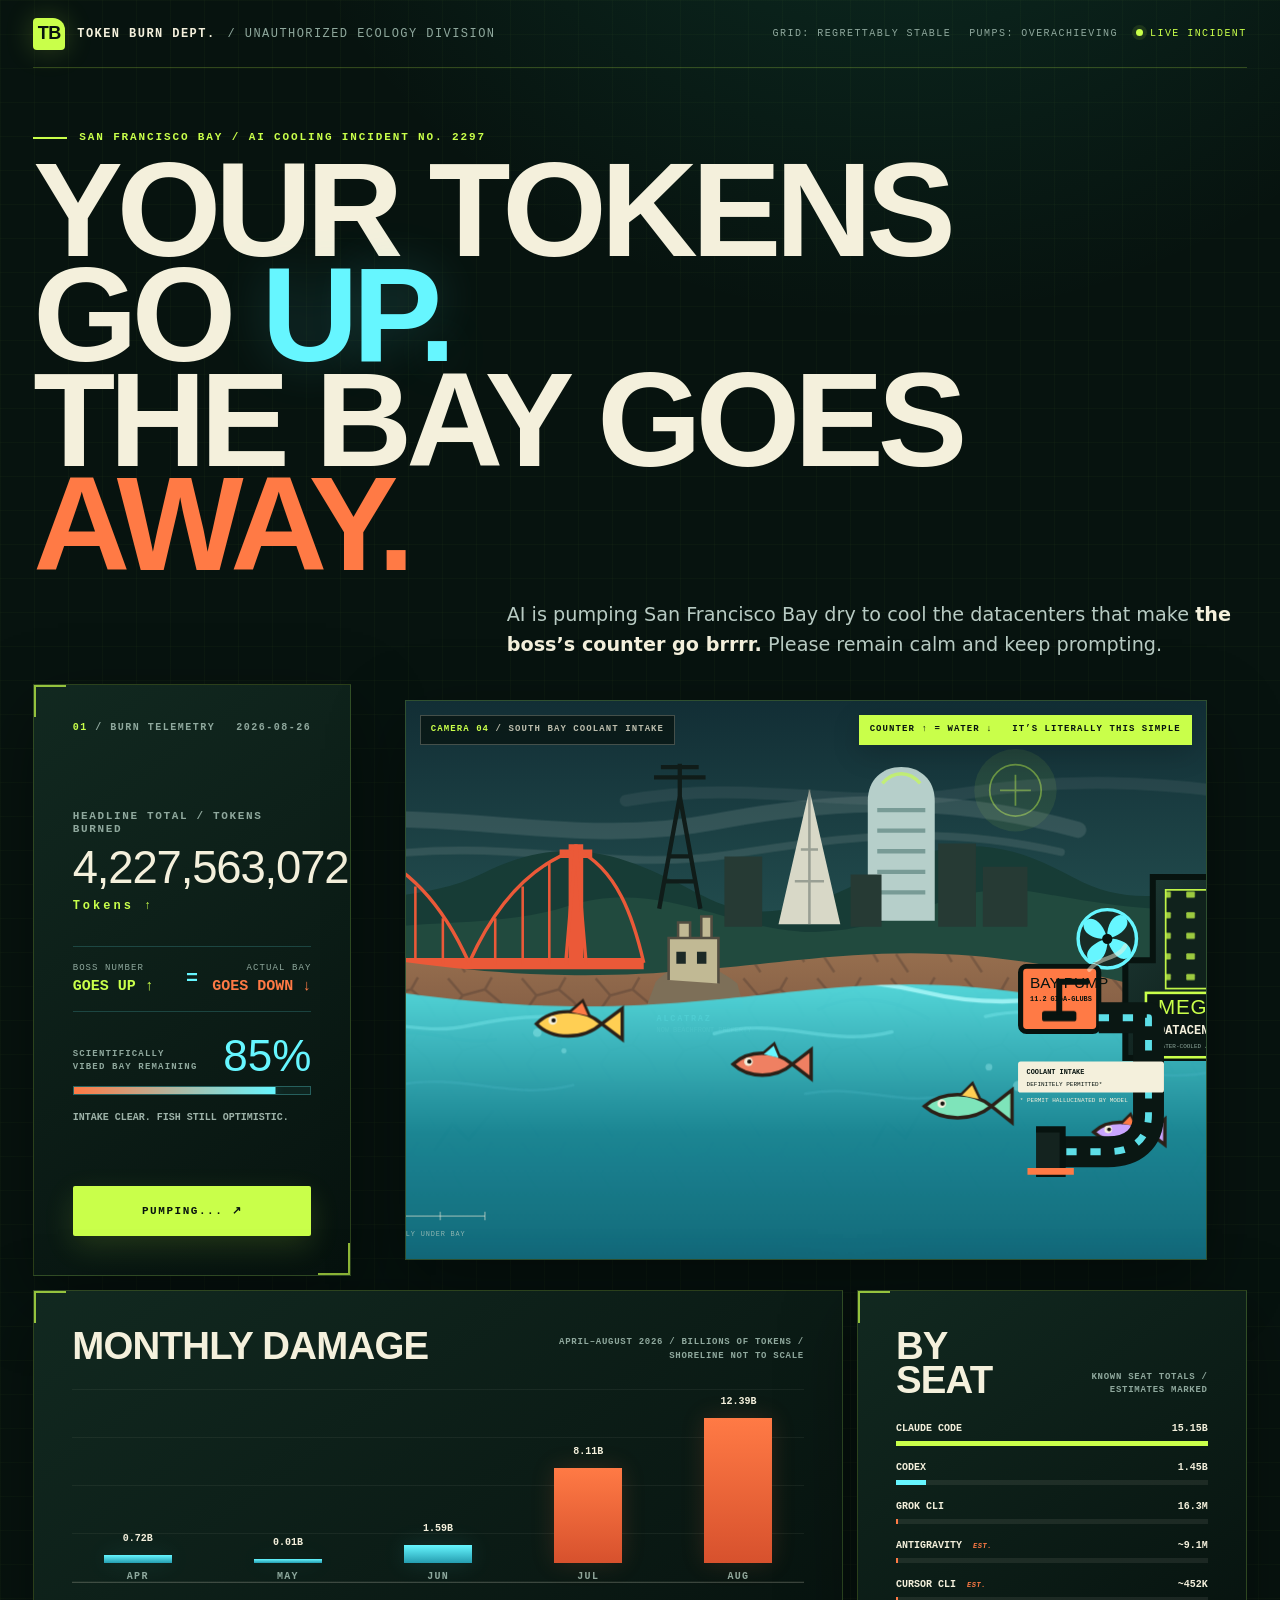
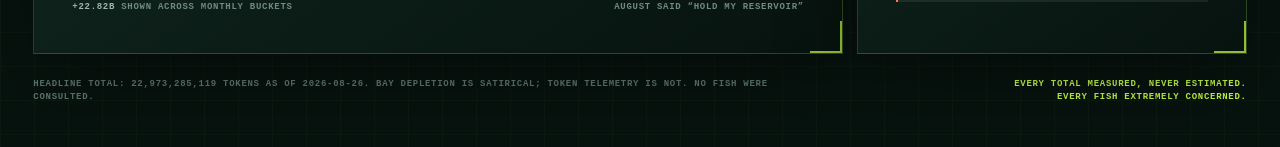
<file: contest/round4-baydrain/entry-sol.html>
<!doctype html>
<html lang="en">
<head>
  <meta charset="utf-8">
  <meta name="viewport" content="width=device-width, initial-scale=1">
  <meta name="theme-color" content="#07130f">
  <meta name="description" content="A live token burn ticker with one minor side effect: San Francisco Bay is being pumped into AI datacenters.">
  <title>Drain the Bay — Token Burn Ticker</title>
  <style>
    :root {
      color-scheme: dark;
      --ink: #07130f;
      --panel: #0b1b16;
      --panel-2: #10251e;
      --cream: #f4f0dc;
      --muted: #8fa89d;
      --acid: #c9ff4a;
      --cyan: #66f6ff;
      --orange: #ff7a45;
      --mud: #76563f;
      --line: rgba(201, 255, 74, 0.22);
      --ease-out: cubic-bezier(0.23, 1, 0.32, 1);
      --ease-in-out: cubic-bezier(0.77, 0, 0.175, 1);
      --shadow: 0 24px 70px rgba(0, 0, 0, 0.38);
    }

    * {
      box-sizing: border-box;
    }

    html {
      background: var(--ink);
      scroll-behavior: smooth;
    }

    body {
      min-width: 320px;
      margin: 0;
      overflow-x: hidden;
      color: var(--cream);
      background:
        radial-gradient(circle at 70% -20%, rgba(44, 190, 149, 0.19), transparent 42rem),
        linear-gradient(rgba(201, 255, 74, 0.025) 1px, transparent 1px),
        linear-gradient(90deg, rgba(201, 255, 74, 0.025) 1px, transparent 1px),
        var(--ink);
      background-size: auto, 34px 34px, 34px 34px, auto;
      font-family: Inter, ui-sans-serif, system-ui, -apple-system, BlinkMacSystemFont, "Segoe UI", sans-serif;
      -webkit-font-smoothing: antialiased;
    }

    button,
    output {
      font: inherit;
    }

    button {
      color: inherit;
    }

    .visually-hidden {
      position: absolute !important;
      width: 1px !important;
      height: 1px !important;
      padding: 0 !important;
      margin: -1px !important;
      overflow: hidden !important;
      clip: rect(0, 0, 0, 0) !important;
      white-space: nowrap !important;
      border: 0 !important;
    }

    .shell {
      width: min(1600px, 100%);
      margin: 0 auto;
      padding: 0 clamp(16px, 2.6vw, 42px) 42px;
    }

    .topbar {
      min-height: 68px;
      display: flex;
      align-items: center;
      justify-content: space-between;
      gap: 24px;
      border-bottom: 1px solid var(--line);
      font-family: ui-monospace, SFMono-Regular, Menlo, Consolas, monospace;
      text-transform: uppercase;
      letter-spacing: 0.09em;
    }

    .brand {
      display: flex;
      align-items: center;
      gap: 12px;
      font-size: 12px;
      font-weight: 800;
    }

    .brand-mark {
      width: 32px;
      aspect-ratio: 1;
      display: grid;
      place-items: center;
      color: var(--ink);
      background: var(--acid);
      border-radius: 4px 12px 4px 4px;
      box-shadow: 0 0 28px rgba(201, 255, 74, 0.22);
      font-family: Impact, Haettenschweiler, "Arial Narrow Bold", sans-serif;
      font-size: 18px;
      letter-spacing: -0.02em;
    }

    .brand-sub {
      color: var(--muted);
      font-weight: 500;
    }

    .top-status {
      display: flex;
      align-items: center;
      gap: 18px;
      color: var(--muted);
      font-size: 10px;
    }

    .live {
      color: var(--acid);
    }

    .live::before {
      content: "";
      display: inline-block;
      width: 7px;
      height: 7px;
      margin-right: 7px;
      border-radius: 50%;
      background: currentColor;
      box-shadow: 0 0 0 4px rgba(201, 255, 74, 0.1);
      animation: livePulse 1.8s var(--ease-in-out) infinite;
    }

    .hero {
      padding: clamp(32px, 5vw, 76px) 0 24px;
    }

    .kicker {
      display: flex;
      align-items: center;
      gap: 12px;
      margin: 0 0 14px;
      color: var(--acid);
      font: 800 11px/1 ui-monospace, SFMono-Regular, Menlo, Consolas, monospace;
      letter-spacing: 0.17em;
      text-transform: uppercase;
    }

    .kicker::before {
      content: "";
      width: 34px;
      height: 2px;
      background: currentColor;
    }

    .hero-title {
      max-width: 1280px;
      margin: 0;
      font-family: Impact, Haettenschweiler, "Arial Narrow Bold", sans-serif;
      font-size: clamp(4rem, 10.5vw, 10.5rem);
      font-weight: 900;
      line-height: 0.78;
      letter-spacing: -0.045em;
      text-transform: uppercase;
      text-wrap: balance;
    }

    .hero-title .wet {
      color: var(--cyan);
      text-shadow: 0 0 50px rgba(102, 246, 255, 0.18);
    }

    .hero-title .dry {
      color: var(--orange);
    }

    .hero-deck {
      max-width: 740px;
      margin: 24px 0 0 auto;
      color: #b8cbc3;
      font-size: clamp(1rem, 1.5vw, 1.3rem);
      line-height: 1.55;
    }

    .hero-deck strong {
      color: var(--cream);
    }

    .control-room {
      display: grid;
      grid-template-columns: minmax(300px, 0.63fr) minmax(620px, 1.75fr);
      gap: 14px;
      align-items: stretch;
    }

    .counter-card,
    .bay-stage,
    .stats-card {
      position: relative;
      border: 1px solid rgba(201, 255, 74, 0.18);
      background: linear-gradient(145deg, rgba(18, 42, 33, 0.97), rgba(7, 19, 15, 0.98));
      box-shadow: var(--shadow);
      overflow: hidden;
    }

    .counter-card::before,
    .stats-card::before {
      content: "";
      position: absolute;
      inset: 0;
      pointer-events: none;
      background:
        linear-gradient(90deg, var(--acid) 32px, transparent 32px) top left / 72px 2px no-repeat,
        linear-gradient(var(--acid) 32px, transparent 32px) top left / 2px 72px no-repeat,
        linear-gradient(270deg, var(--acid) 32px, transparent 32px) bottom right / 72px 2px no-repeat,
        linear-gradient(0deg, var(--acid) 32px, transparent 32px) bottom right / 2px 72px no-repeat;
      opacity: 0.72;
    }

    .counter-card {
      min-height: 560px;
      display: flex;
      flex-direction: column;
      padding: clamp(24px, 3vw, 42px);
    }

    .panel-index {
      display: flex;
      align-items: center;
      justify-content: space-between;
      color: var(--muted);
      font: 700 10px/1 ui-monospace, SFMono-Regular, Menlo, Consolas, monospace;
      letter-spacing: 0.15em;
      text-transform: uppercase;
    }

    .panel-index b {
      color: var(--acid);
    }

    .counter-label {
      margin-top: clamp(46px, 6vw, 88px);
      color: var(--muted);
      font: 700 11px/1.2 ui-monospace, SFMono-Regular, Menlo, Consolas, monospace;
      letter-spacing: 0.15em;
      text-transform: uppercase;
    }

    .counter {
      display: block;
      width: 100%;
      margin: 10px 0 0;
      color: var(--cream);
      font-family: Impact, Haettenschweiler, "Arial Narrow Bold", sans-serif;
      font-size: clamp(2.65rem, 3.55vw, 4.65rem);
      line-height: 0.95;
      letter-spacing: -0.025em;
      font-variant-numeric: tabular-nums;
      text-wrap: nowrap;
    }

    .counter-unit {
      margin-top: 10px;
      color: var(--acid);
      font: 900 12px/1 ui-monospace, SFMono-Regular, Menlo, Consolas, monospace;
      letter-spacing: 0.25em;
    }

    .equation {
      display: grid;
      grid-template-columns: 1fr auto 1fr;
      align-items: center;
      gap: 12px;
      margin-top: 34px;
      padding: 16px 0;
      border-top: 1px solid rgba(102, 246, 255, 0.18);
      border-bottom: 1px solid rgba(102, 246, 255, 0.18);
      font-family: ui-monospace, SFMono-Regular, Menlo, Consolas, monospace;
      text-transform: uppercase;
    }

    .equation-side {
      display: grid;
      gap: 5px;
    }

    .equation-side:last-child {
      text-align: right;
    }

    .equation-name {
      color: var(--muted);
      font-size: 9px;
      letter-spacing: 0.12em;
    }

    .equation-action {
      font-size: 15px;
      font-weight: 900;
    }

    .equation-side:first-child .equation-action {
      color: var(--acid);
    }

    .equation-side:last-child .equation-action {
      color: var(--orange);
    }

    .equation-sign {
      color: var(--cyan);
      font-size: 20px;
      font-weight: 900;
    }

    .bay-remaining {
      display: flex;
      align-items: end;
      justify-content: space-between;
      gap: 20px;
      margin-top: 26px;
    }

    .remaining-copy {
      color: var(--muted);
      font: 700 9px/1.35 ui-monospace, SFMono-Regular, Menlo, Consolas, monospace;
      letter-spacing: 0.13em;
      text-transform: uppercase;
    }

    .remaining-value {
      color: var(--cyan);
      font-family: Impact, Haettenschweiler, "Arial Narrow Bold", sans-serif;
      font-size: 44px;
      line-height: 0.8;
      font-variant-numeric: tabular-nums;
    }

    .meter {
      height: 9px;
      margin-top: 13px;
      border: 1px solid rgba(102, 246, 255, 0.28);
      background: rgba(102, 246, 255, 0.05);
      overflow: hidden;
    }

    .meter-fill {
      width: 100%;
      height: 100%;
      transform-origin: left;
      background: linear-gradient(90deg, var(--orange), var(--cyan));
      box-shadow: 0 0 14px rgba(102, 246, 255, 0.28);
      will-change: transform;
    }

    .operator-note {
      min-height: 32px;
      margin: 16px 0 0;
      color: #9db2a8;
      font: 600 10px/1.45 ui-monospace, SFMono-Regular, Menlo, Consolas, monospace;
      text-transform: uppercase;
    }

    .replay {
      position: relative;
      z-index: 2;
      width: 100%;
      min-height: 50px;
      margin-top: auto;
      padding: 0 20px;
      border: 0;
      border-radius: 2px;
      color: var(--ink);
      background: var(--acid);
      cursor: pointer;
      font: 900 11px/1 ui-monospace, SFMono-Regular, Menlo, Consolas, monospace;
      letter-spacing: 0.14em;
      text-transform: uppercase;
      box-shadow: 0 10px 30px rgba(201, 255, 74, 0.14);
      transition: transform 140ms var(--ease-out), background-color 180ms ease;
    }

    .replay:focus-visible {
      outline: 3px solid var(--cyan);
      outline-offset: 4px;
    }

    .replay:active {
      transform: scale(0.97);
    }

    .bay-stage {
      min-height: 560px;
      background: #0e2a2b;
      isolation: isolate;
    }

    .stage-chrome {
      position: absolute;
      z-index: 6;
      top: 14px;
      left: 14px;
      right: 14px;
      display: flex;
      align-items: flex-start;
      justify-content: space-between;
      gap: 18px;
      pointer-events: none;
      font: 800 9px/1.3 ui-monospace, SFMono-Regular, Menlo, Consolas, monospace;
      letter-spacing: 0.12em;
      text-transform: uppercase;
    }

    .stage-chip {
      padding: 8px 10px;
      border: 1px solid rgba(244, 240, 220, 0.25);
      color: rgba(244, 240, 220, 0.76);
      background: rgba(7, 19, 15, 0.72);
      backdrop-filter: blur(7px);
    }

    .stage-chip strong {
      color: var(--acid);
    }

    .stage-equation {
      color: var(--ink);
      background: var(--acid);
      border-color: var(--acid);
      box-shadow: 0 8px 28px rgba(0, 0, 0, 0.18);
    }

    .scene {
      position: absolute;
      inset: 0;
      width: 100%;
      height: 100%;
      display: block;
    }

    .scene text {
      user-select: none;
    }

    .water-group {
      will-change: transform;
    }

    .fog {
      will-change: transform, opacity;
      animation: fogDrift 14s linear infinite alternate;
    }

    .fog.fog-b {
      animation-duration: 19s;
      animation-direction: alternate-reverse;
    }

    .water-ripple {
      animation: rippleSlide 3.4s linear infinite;
      will-change: transform;
    }

    .pipe-flow {
      animation: pipeFlow 0.9s linear infinite;
    }

    .fan {
      transform-box: fill-box;
      transform-origin: center;
      animation: fanSpin 1.2s linear infinite;
    }

    .pump-piston {
      animation: piston 0.65s var(--ease-in-out) infinite alternate;
      will-change: transform;
    }

    .fish-body {
      transform-box: fill-box;
      transform-origin: center;
      will-change: transform;
    }

    .fish.beached .fish-body {
      animation: fishFlop var(--flop, 0.78s) var(--ease-in-out) infinite;
    }

    .fish-note {
      opacity: 0;
      transform: translateY(7px);
      transform-box: fill-box;
      transition: opacity 200ms var(--ease-out), transform 200ms var(--ease-out);
    }

    .fish.beached .fish-note {
      opacity: 1;
      transform: translateY(0);
    }

    .mud-bubble {
      opacity: 0;
    }

    .is-drained .mud-bubble {
      animation: bubblePop 2.2s linear infinite;
    }

    .stats-deck {
      display: grid;
      grid-template-columns: minmax(0, 1.35fr) minmax(340px, 0.65fr);
      gap: 14px;
      margin-top: 14px;
    }

    .stats-card {
      min-height: 320px;
      padding: clamp(24px, 3vw, 38px);
    }

    .stats-heading {
      display: flex;
      align-items: flex-end;
      justify-content: space-between;
      gap: 20px;
      margin-bottom: 26px;
    }

    .stats-heading h2 {
      margin: 0;
      font-family: Impact, Haettenschweiler, "Arial Narrow Bold", sans-serif;
      font-size: clamp(2.1rem, 3vw, 3.4rem);
      line-height: 0.9;
      letter-spacing: -0.02em;
      text-transform: uppercase;
    }

    .stats-heading p {
      max-width: 260px;
      margin: 0;
      color: var(--muted);
      font: 600 9px/1.5 ui-monospace, SFMono-Regular, Menlo, Consolas, monospace;
      letter-spacing: 0.08em;
      text-align: right;
      text-transform: uppercase;
    }

    .monthly-chart {
      height: 194px;
      display: grid;
      grid-template-columns: repeat(5, minmax(42px, 1fr));
      gap: clamp(8px, 1.5vw, 20px);
      align-items: end;
      padding: 20px 0 0;
      border-bottom: 1px solid rgba(244, 240, 220, 0.16);
      background: repeating-linear-gradient(
        to bottom,
        rgba(244, 240, 220, 0.06) 0,
        rgba(244, 240, 220, 0.06) 1px,
        transparent 1px,
        transparent 48px
      );
    }

    .month {
      height: 100%;
      display: grid;
      grid-template-rows: 1fr auto;
      align-items: end;
      gap: 9px;
      min-width: 0;
    }

    .bar-wrap {
      height: 145px;
      display: flex;
      align-items: end;
      justify-content: center;
    }

    .bar {
      position: relative;
      width: min(68px, 100%);
      height: max(4px, var(--h));
      background: linear-gradient(to top, #259db0, var(--cyan));
      box-shadow: 0 0 24px rgba(102, 246, 255, 0.12);
      transform-origin: bottom;
    }

    .month:nth-child(4) .bar,
    .month:nth-child(5) .bar {
      background: linear-gradient(to top, #d7512d, var(--orange));
      box-shadow: 0 0 24px rgba(255, 122, 69, 0.15);
    }

    .bar-value {
      position: absolute;
      left: 50%;
      top: -21px;
      transform: translateX(-50%);
      color: var(--cream);
      font: 800 10px/1 ui-monospace, SFMono-Regular, Menlo, Consolas, monospace;
      white-space: nowrap;
    }

    .month-name {
      color: var(--muted);
      font: 800 10px/1 ui-monospace, SFMono-Regular, Menlo, Consolas, monospace;
      letter-spacing: 0.13em;
      text-align: center;
      text-transform: uppercase;
    }

    .seat-list {
      display: grid;
      gap: 17px;
      margin-top: 9px;
    }

    .seat {
      display: grid;
      grid-template-columns: minmax(0, 1fr) auto;
      gap: 7px 16px;
      align-items: center;
    }

    .seat-name,
    .seat-value {
      font: 800 10px/1 ui-monospace, SFMono-Regular, Menlo, Consolas, monospace;
      text-transform: uppercase;
    }

    .seat-value {
      color: var(--cream);
      font-variant-numeric: tabular-nums;
    }

    .seat-estimate {
      margin-left: 5px;
      color: var(--orange);
      font-size: 7px;
      letter-spacing: 0.08em;
    }

    .seat-track {
      grid-column: 1 / -1;
      height: 5px;
      background: rgba(244, 240, 220, 0.08);
      overflow: hidden;
    }

    .seat-fill {
      width: var(--w);
      height: 100%;
      min-width: 2px;
      background: var(--acid);
      transform-origin: left;
    }

    .seat:nth-child(2) .seat-fill {
      background: var(--cyan);
    }

    .seat:nth-child(n+3) .seat-fill {
      background: var(--orange);
    }

    .source-note {
      display: flex;
      align-items: center;
      justify-content: space-between;
      gap: 24px;
      padding: 18px 0 0;
      color: #6f8a7e;
      font: 600 9px/1.5 ui-monospace, SFMono-Regular, Menlo, Consolas, monospace;
      letter-spacing: 0.08em;
      text-transform: uppercase;
    }

    .source-note strong {
      color: #9eb5aa;
    }

    .page-footer {
      display: flex;
      align-items: flex-start;
      justify-content: space-between;
      gap: 30px;
      padding: 24px 0 0;
      color: #617b70;
      font: 600 9px/1.5 ui-monospace, SFMono-Regular, Menlo, Consolas, monospace;
      letter-spacing: 0.08em;
      text-transform: uppercase;
    }

    .page-footer .disclaimer {
      max-width: 740px;
    }

    .page-footer .slogan {
      color: var(--acid);
      text-align: right;
    }

    .reveal {
      opacity: 0;
      transform: translateY(12px);
      animation: cardIn 600ms var(--ease-out) forwards;
    }

    .reveal:nth-of-type(2) {
      animation-delay: 60ms;
    }

    @keyframes cardIn {
      to {
        opacity: 1;
        transform: translateY(0);
      }
    }

    @keyframes livePulse {
      0%, 100% { opacity: 1; }
      50% { opacity: 0.42; }
    }

    @keyframes fogDrift {
      from { transform: translateX(-18px); opacity: 0.42; }
      to { transform: translateX(26px); opacity: 0.7; }
    }

    @keyframes rippleSlide {
      from { transform: translateX(-18px); }
      to { transform: translateX(18px); }
    }

    @keyframes pipeFlow {
      to { stroke-dashoffset: -28; }
    }

    @keyframes fanSpin {
      to { transform: rotate(360deg); }
    }

    @keyframes piston {
      from { transform: translateY(-3px); }
      to { transform: translateY(5px); }
    }

    @keyframes fishFlop {
      0%, 100% { transform: rotate(-7deg) translateY(0); }
      42% { transform: rotate(12deg) translateY(-5px); }
      58% { transform: rotate(9deg) translateY(-3px); }
    }

    @keyframes bubblePop {
      0%, 72% { opacity: 0; transform: translateY(0) scale(0.94); }
      80% { opacity: 0.65; }
      100% { opacity: 0; transform: translateY(-18px) scale(1.05); }
    }

    @media (hover: hover) and (pointer: fine) {
      .replay:hover {
        background: #ddff8b;
        transform: translateY(-2px);
      }
    }

    @media (max-width: 1120px) {
      .control-room {
        grid-template-columns: 1fr;
      }

      .counter-card {
        min-height: auto;
        display: grid;
        grid-template-columns: minmax(0, 1fr) minmax(240px, 0.7fr);
        column-gap: 32px;
      }

      .panel-index,
      .replay {
        grid-column: 1 / -1;
      }

      .counter-label {
        margin-top: 38px;
      }

      .counter {
        font-size: clamp(3.2rem, 7.3vw, 6.6rem);
      }

      .equation {
        align-self: end;
        margin-top: 38px;
      }

      .bay-remaining {
        margin-top: 18px;
      }

      .operator-note {
        align-self: start;
      }

      .replay {
        margin-top: 22px;
      }

      .bay-stage {
        min-height: 0;
        aspect-ratio: 16 / 9;
      }
    }

    @media (max-width: 820px) {
      .top-status span:not(.live) {
        display: none;
      }

      .brand-sub {
        display: none;
      }

      .hero-title {
        font-size: clamp(4rem, 18vw, 8rem);
        line-height: 0.82;
      }

      .hero-deck {
        margin-left: 0;
      }

      .counter-card {
        display: block;
      }

      .counter {
        font-size: clamp(2.65rem, 10.6vw, 5rem);
      }

      .bay-stage {
        aspect-ratio: 4 / 3;
      }

      .stage-chip:first-child {
        display: none;
      }

      .stage-chrome {
        justify-content: flex-end;
      }

      .stats-deck {
        grid-template-columns: 1fr;
      }

      .stats-heading {
        align-items: flex-start;
        flex-direction: column;
      }

      .stats-heading p {
        text-align: left;
      }

      .page-footer {
        flex-direction: column;
      }

      .page-footer .slogan {
        text-align: left;
      }
    }

    @media (max-width: 520px) {
      .shell {
        padding-inline: 12px;
      }

      .hero {
        padding-top: 34px;
      }

      .hero-title {
        font-size: 19vw;
      }

      .counter-card {
        padding: 24px 20px;
      }

      .counter {
        font-size: clamp(2.25rem, 10.6vw, 3.25rem);
      }

      .bay-stage {
        aspect-ratio: 1 / 1.02;
      }

      .scene {
        width: 144%;
        max-width: none;
        transform: translateX(-28%);
      }

      .stage-equation {
        font-size: 8px;
      }

      .stats-card {
        padding: 24px 18px;
      }

      .monthly-chart {
        gap: 6px;
      }

      .bar-value {
        font-size: 8px;
      }

      .source-note {
        align-items: flex-start;
        flex-direction: column;
      }
    }

    @media (prefers-reduced-motion: reduce) {
      html {
        scroll-behavior: auto;
      }

      *,
      *::before,
      *::after {
        animation-duration: 0.001ms !important;
        animation-iteration-count: 1 !important;
        transition-duration: 0.001ms !important;
      }

      .fog,
      .water-ripple,
      .pipe-flow,
      .fan,
      .pump-piston,
      .fish.beached .fish-body,
      .is-drained .mud-bubble,
      .live::before {
        animation: none !important;
      }

      .reveal {
        opacity: 1;
        transform: none;
      }
    }
  </style>
</head>
<body>
  <div class="shell">
    <header class="topbar">
      <div class="brand" aria-label="Token Burn Department">
        <span class="brand-mark" aria-hidden="true">TB</span>
        <span>Token Burn Dept.</span>
        <span class="brand-sub">/ Unauthorized Ecology Division</span>
      </div>
      <div class="top-status" aria-label="System status">
        <span>Grid: regrettably stable</span>
        <span>Pumps: overachieving</span>
        <span class="live">Live incident</span>
      </div>
    </header>

    <main>
      <section class="hero" aria-labelledby="page-title">
        <p class="kicker">San Francisco Bay / AI cooling incident no. 2297</p>
        <h1 class="hero-title" id="page-title">
          Your tokens go <span class="wet">up.</span><br>
          The Bay goes <span class="dry">away.</span>
        </h1>
        <p class="hero-deck">
          AI is pumping San Francisco Bay dry to cool the datacenters that make
          <strong>the boss’s counter go brrrr.</strong> Please remain calm and keep prompting.
        </p>
      </section>

      <section class="control-room" aria-label="Live token counter and San Francisco Bay drain visualization">
        <article class="counter-card reveal">
          <div class="panel-index">
            <span><b>01</b> / Burn telemetry</span>
            <span><time datetime="2026-08-26">2026-08-26</time></span>
          </div>

          <div>
            <div class="counter-label">Headline total / tokens burned</div>
            <output class="counter" id="counterValue" aria-label="22,973,285,119 tokens burned">0</output>
            <div class="counter-unit">Tokens ↑</div>
          </div>

          <div class="equation" aria-label="As tokens go up, the Bay goes down">
            <div class="equation-side">
              <span class="equation-name">Boss number</span>
              <span class="equation-action">Goes up ↑</span>
            </div>
            <span class="equation-sign" aria-hidden="true">=</span>
            <div class="equation-side">
              <span class="equation-name">Actual Bay</span>
              <span class="equation-action">Goes down ↓</span>
            </div>
          </div>

          <div>
            <div class="bay-remaining">
              <span class="remaining-copy">Scientifically<br>vibed Bay remaining</span>
              <output class="remaining-value" id="remainingValue" aria-label="Bay remaining">100%</output>
            </div>
            <div class="meter" aria-hidden="true">
              <div class="meter-fill" id="meterFill"></div>
            </div>
            <p class="operator-note" id="operatorNote">Intake clear. Fish still optimistic.</p>
          </div>

          <button class="replay" id="replayButton" type="button">
            Drain it again <span aria-hidden="true">↗</span>
          </button>
        </article>

        <figure class="bay-stage reveal" id="bayStage">
          <figcaption class="visually-hidden">
            Animated cross-section of San Francisco Bay draining as the token counter rises.
            The Golden Gate Bridge, Alcatraz, Transamerica Pyramid, Salesforce Tower,
            flopping fish, pumps, pipes, and an AI datacenter are shown.
          </figcaption>
          <div class="stage-chrome" aria-hidden="true">
            <span class="stage-chip"><strong>Camera 04</strong> / South Bay coolant intake</span>
            <span class="stage-chip stage-equation">Counter ↑ = water ↓ &nbsp; it’s literally this simple</span>
          </div>

          <svg class="scene" viewBox="0 0 1200 650" preserveAspectRatio="xMidYMid slice" role="img" aria-labelledby="sceneTitle sceneDesc">
            <title id="sceneTitle">San Francisco Bay being drained into an AI datacenter</title>
            <desc id="sceneDesc">As the token total rises, the Bay water moves downward, exposing fish that begin to flop on the mud.</desc>
            <defs>
              <linearGradient id="skyGradient" x1="0" y1="0" x2="0" y2="1">
                <stop offset="0" stop-color="#122e35"/>
                <stop offset="0.64" stop-color="#2c5f5d"/>
                <stop offset="1" stop-color="#d07c55"/>
              </linearGradient>
              <linearGradient id="waterGradient" x1="0" y1="0" x2="0" y2="1">
                <stop offset="0" stop-color="#55e4e8"/>
                <stop offset="0.38" stop-color="#178a99"/>
                <stop offset="1" stop-color="#0a4f65"/>
              </linearGradient>
              <linearGradient id="mudGradient" x1="0" y1="0" x2="0" y2="1">
                <stop offset="0" stop-color="#98704f"/>
                <stop offset="0.52" stop-color="#6d4939"/>
                <stop offset="1" stop-color="#352b28"/>
              </linearGradient>
              <linearGradient id="buildingGradient" x1="0" y1="0" x2="1" y2="1">
                <stop offset="0" stop-color="#1e3a35"/>
                <stop offset="1" stop-color="#07130f"/>
              </linearGradient>
              <pattern id="mudCracks" width="86" height="64" patternUnits="userSpaceOnUse">
                <path d="M11 3 28 23 17 39M28 23 54 16 72 31M54 16 62 2M17 39 31 60M72 31 82 48" fill="none" stroke="#3d302b" stroke-width="3" opacity=".42"/>
              </pattern>
              <pattern id="windowGrid" width="28" height="24" patternUnits="userSpaceOnUse">
                <rect width="28" height="24" fill="#10221c"/>
                <rect x="7" y="6" width="10" height="7" rx="1" fill="#c9ff4a" opacity=".8"/>
              </pattern>
              <filter id="softGlow" x="-50%" y="-50%" width="200%" height="200%">
                <feGaussianBlur stdDeviation="5" result="blur"/>
                <feMerge>
                  <feMergeNode in="blur"/>
                  <feMergeNode in="SourceGraphic"/>
                </feMerge>
              </filter>
              <clipPath id="bayClip">
                <path d="M0 285C145 306 239 322 376 319c173-5 270-35 421-22 181 16 246 69 403 65v288H0Z"/>
              </clipPath>
            </defs>

            <rect width="1200" height="650" fill="url(#skyGradient)"/>
            <circle cx="844" cy="104" r="48" fill="#c9ff4a" opacity=".08"/>
            <circle cx="844" cy="104" r="30" fill="none" stroke="#c9ff4a" stroke-width="2" opacity=".42"/>
            <path d="M826 104h36M844 86v36" stroke="#c9ff4a" stroke-width="2" opacity=".4"/>

            <g class="fog" opacity=".55">
              <path d="M-30 150C160 112 316 175 492 141S798 117 917 150" fill="none" stroke="#dbe6df" stroke-width="19" stroke-linecap="round" opacity=".24"/>
              <path d="M76 184c168-29 293 17 434-5s248-35 387-3" fill="none" stroke="#f2f1e7" stroke-width="9" stroke-linecap="round" opacity=".2"/>
            </g>
            <g class="fog fog-b" opacity=".38">
              <path d="M390 116c149-27 262 13 391-8s267-16 413 17" fill="none" stroke="#e7ece6" stroke-width="14" stroke-linecap="round" opacity=".2"/>
            </g>

            <path d="M0 258c86-39 153-22 225-58 101-50 170-18 253 26 70 37 126 16 207-26 91-47 150-36 227 6 88 48 173 7 288-46v214H0Z" fill="#173c36"/>
            <path d="M0 286c116-39 228-16 322-47 109-35 195 32 289 30 116-3 155-63 258-46 116 20 207 39 331-20v180H0Z" fill="#214a3e"/>

            <!-- Recognizable San Francisco skyline -->
            <g aria-label="San Francisco skyline">
              <g aria-label="Sutro Tower" stroke="#101c19" stroke-width="5" fill="none">
                <path d="M429 242 453 111l24 131M440 181h26M435 210h36"/>
                <path d="M453 111V73M423 89h60M431 77h44"/>
              </g>
              <g aria-label="Transamerica Pyramid">
                <path d="m568 260 36-157 36 157Z" fill="#d8d8c7"/>
                <path d="M604 103v157M587 210h34M594 173h20" stroke="#66726b" stroke-width="3" opacity=".55"/>
              </g>
              <g aria-label="Salesforce Tower">
                <path d="M672 256V116c0-24 17-39 39-39s39 15 39 39v140Z" fill="#b6cfca"/>
                <path d="M683 127h56M683 151h56M683 175h56M683 199h56M683 223h56" stroke="#4c7772" stroke-width="5" opacity=".58"/>
                <path d="M689 96c13-15 31-15 44 0" fill="none" stroke="#c9ff4a" stroke-width="4" opacity=".65"/>
              </g>
              <path d="M505 263v-82h44v82M652 263v-61h36v61M754 263v-97h44v97M806 263v-70h52v70" fill="#263a34"/>
            </g>

            <!-- Golden Gate Bridge -->
            <g aria-label="Golden Gate Bridge" stroke="#eb5938" fill="none">
              <path d="M18 306h393" stroke-width="13"/>
              <path d="M83 308V167M332 308V167" stroke-width="17"/>
              <path d="M64 178h38M313 178h38" stroke-width="10"/>
              <path d="M83 173c65 23 102 82 124 131M332 173c-65 23-102 82-124 131M83 173C41 204 25 252 18 305M332 173c48 22 67 80 79 132" stroke-width="4"/>
              <path d="M112 189v118M145 216v91M177 253v54M301 189v118M270 216v91M238 253v54" stroke-width="3"/>
              <path d="m71 307 12-140 12 140M320 307l12-140 12 140" stroke-width="4"/>
              <text x="22" y="338" fill="#ffd9ca" stroke="none" font-family="ui-monospace, monospace" font-size="11" font-weight="800" letter-spacing="2">GOLDEN GATE BRIDGE</text>
            </g>

            <!-- Bay floor always exists under the draining water -->
            <path d="M0 285C145 306 239 322 376 319c173-5 270-35 421-22 181 16 246 69 403 65v288H0Z" fill="url(#mudGradient)"/>
            <path d="M0 285C145 306 239 322 376 319c173-5 270-35 421-22 181 16 246 69 403 65v288H0Z" fill="url(#mudCracks)" opacity=".75"/>

            <g opacity=".4" stroke="#2e2724" stroke-width="4" fill="none">
              <path d="M95 395c55-24 97 10 145-1M613 360c43-23 95-11 131 11M938 438c55-30 115-25 167 1"/>
              <path d="m167 524 21-31 19 18 29-34M678 519l16-28 22 18 20-34M1047 553l17-29 22 15"/>
            </g>

            <!-- Alcatraz -->
            <g aria-label="Alcatraz Island">
              <path d="M425 327c22-25 61-27 95 2l8 30H413Z" fill="#7d6f58"/>
              <path d="M440 325v-49h58v53M451 276v-18h14v18M478 276v-25h12v25" fill="#c1b994" stroke="#524d41" stroke-width="3"/>
              <path d="M449 292h11v14h-11zM473 292h11v14h-11z" fill="#1c2926"/>
              <text x="426" y="373" fill="#f4f0dc" font-family="ui-monospace, monospace" font-size="10" font-weight="800" letter-spacing="2">ALCATRAZ</text>
              <text x="426" y="386" fill="#ffb596" font-family="ui-monospace, monospace" font-size="8">NOW BEACHFRONT PROPERTY</text>
            </g>

            <!-- Water translates downward from the same progress value as the counter -->
            <g id="waterGroup" class="water-group" clip-path="url(#bayClip)">
              <rect x="-40" y="278" width="1280" height="500" fill="url(#waterGradient)" opacity=".94"/>
              <g class="water-ripple" fill="none" stroke-linecap="round">
                <path d="M-30 297c74-18 126 16 191 1s131-19 198 1 122 11 184-2 130-10 196 6 134 13 205-4 147-13 263 5" stroke="#b9ffff" stroke-width="5" opacity=".72"/>
                <path d="M36 340c58-13 111 15 170 2s114-16 171 0M493 351c76-21 133 17 207-2M809 331c76-18 142 18 230 0" stroke="#7de9ee" stroke-width="4" opacity=".42"/>
                <path d="M124 411c77-15 134 19 205 0M599 421c65-12 108 16 171 1M892 397c69-13 120 13 184-2" stroke="#4bb6c4" stroke-width="3" opacity=".34"/>
              </g>
              <g fill="#b9ffff" opacity=".32">
                <circle cx="287" cy="350" r="5"/><circle cx="318" cy="371" r="3"/>
                <circle cx="813" cy="390" r="4"/><circle cx="847" cy="412" r="6"/>
              </g>
            </g>

            <!-- Fish become beached as the shared drain progress crosses their depth -->
            <g class="fish" data-threshold="0.25" transform="translate(286 376)" style="--flop:.74s">
              <g class="fish-body">
                <path d="M0 0c18-19 55-19 76 0-21 19-58 19-76 0Zm76 0 24-18v36Z" fill="#ffcf53" stroke="#2b2017" stroke-width="4"/>
                <circle cx="19" cy="-4" r="5" fill="#f4f0dc"/><circle cx="20" cy="-4" r="2.5" fill="#171510"/>
                <path d="M39-14 54-27l8 18" fill="#ff7a45" stroke="#2b2017" stroke-width="3"/>
              </g>
              <g class="fish-note" transform="translate(-20 -77)">
                <rect width="152" height="36" rx="5" fill="#f4f0dc"/>
                <path d="m43 36 10 13 8-13" fill="#f4f0dc"/>
                <text x="11" y="15" fill="#07130f" font-family="ui-monospace, monospace" font-size="8" font-weight="900">“CLOUD COMPUTING”</text>
                <text x="11" y="27" fill="#07130f" font-family="ui-monospace, monospace" font-size="8">WAS A METAPHOR?!</text>
              </g>
            </g>

            <g class="fish" data-threshold="0.42" transform="translate(515 423)" style="--flop:.88s">
              <g class="fish-body">
                <path d="M0 0c18-17 50-17 69 0-19 17-51 17-69 0Zm69 0 22-17v34Z" fill="#ef8062" stroke="#2b2017" stroke-width="4"/>
                <circle cx="18" cy="-3" r="5" fill="#f4f0dc"/><circle cx="19" cy="-3" r="2.5" fill="#171510"/>
                <path d="M34-12 48-24l7 17" fill="#66f6ff" stroke="#2b2017" stroke-width="3"/>
              </g>
              <g class="fish-note" transform="translate(-25 -70)">
                <rect width="123" height="34" rx="5" fill="#c9ff4a"/>
                <path d="m36 34 9 12 8-12" fill="#c9ff4a"/>
                <text x="11" y="14" fill="#07130f" font-family="ui-monospace, monospace" font-size="8" font-weight="900">CAN SOMEONE</text>
                <text x="11" y="26" fill="#07130f" font-family="ui-monospace, monospace" font-size="8">UNDO ⌘Z?</text>
              </g>
            </g>

            <g class="fish" data-threshold="0.6" transform="translate(738 472)" style="--flop:.69s">
              <g class="fish-body">
                <path d="M0 0c21-18 56-18 78 0-22 18-57 18-78 0Zm78 0 24-19v38Z" fill="#7ee4ba" stroke="#2b2017" stroke-width="4"/>
                <circle cx="20" cy="-3" r="5" fill="#f4f0dc"/><circle cx="21" cy="-3" r="2.5" fill="#171510"/>
                <path d="M42-13 56-27l9 19" fill="#ffcf53" stroke="#2b2017" stroke-width="3"/>
              </g>
              <g class="fish-note" transform="translate(-23 -75)">
                <rect width="151" height="35" rx="5" fill="#f4f0dc"/>
                <path d="m53 35 10 12 8-12" fill="#f4f0dc"/>
                <text x="10" y="14" fill="#07130f" font-family="ui-monospace, monospace" font-size="8" font-weight="900">ASK THE AI WHERE</text>
                <text x="10" y="26" fill="#07130f" font-family="ui-monospace, monospace" font-size="8">THE WATER WENT.</text>
              </g>
            </g>

            <g class="fish" data-threshold="0.73" transform="translate(935 502)" style="--flop:.95s">
              <g class="fish-body">
                <path d="M0 0c16-15 45-15 64 0-19 15-48 15-64 0Zm64 0 19-15v30Z" fill="#c9a5ff" stroke="#2b2017" stroke-width="4"/>
                <circle cx="17" cy="-3" r="4.5" fill="#f4f0dc"/><circle cx="18" cy="-3" r="2.3" fill="#171510"/>
                <path d="M32-10 43-21l7 14" fill="#ff7a45" stroke="#2b2017" stroke-width="3"/>
              </g>
              <g class="fish-note" transform="translate(-36 -67)">
                <rect width="130" height="32" rx="5" fill="#ff7a45"/>
                <path d="m55 32 9 12 8-12" fill="#ff7a45"/>
                <text x="10" y="20" fill="#07130f" font-family="ui-monospace, monospace" font-size="8" font-weight="900">GLUB.EXE STOPPED</text>
              </g>
            </g>

            <g fill="#d0a77d" opacity=".7">
              <circle class="mud-bubble" cx="223" cy="471" r="5" style="animation-delay:.2s"/>
              <circle class="mud-bubble" cx="448" cy="518" r="4" style="animation-delay:1.1s"/>
              <circle class="mud-bubble" cx="864" cy="541" r="6" style="animation-delay:1.6s"/>
            </g>

            <!-- Datacenter and very visible pump gag -->
            <g aria-label="AI datacenter and Bay coolant pump">
              <path d="M1004 302v-97h166v211H972V302Z" fill="url(#buildingGradient)" stroke="#07130f" stroke-width="7"/>
              <rect x="1019" y="220" width="135" height="115" fill="url(#windowGrid)" stroke="#c9ff4a" stroke-width="2" opacity=".95"/>
              <rect x="996" y="340" width="174" height="75" fill="#0a1713" stroke="#c9ff4a" stroke-width="3"/>
              <text x="1010" y="365" fill="#c9ff4a" font-family="Impact, sans-serif" font-size="24" letter-spacing="1">MEGA AI</text>
              <text x="1010" y="388" fill="#f4f0dc" font-family="ui-monospace, monospace" font-size="14" font-weight="900">DATACENTER</text>
              <text x="1010" y="404" fill="#8fa89d" font-family="ui-monospace, monospace" font-size="7">WATER-COOLED / EMOTIONALLY UNAVAILABLE</text>

              <g transform="translate(951 277)">
                <circle r="34" fill="#182c26" stroke="#66f6ff" stroke-width="4"/>
                <g class="fan" fill="#66f6ff">
                  <path d="M0-7c3-22 18-24 22-17 6 10-8 21-22 24Z"/>
                  <path d="M7 0c22 3 24 18 17 22-10 6-21-8-24-22Z"/>
                  <path d="M0 7c-3 22-18 24-22 17-6-10 8-21 22-24Z"/>
                  <path d="M-7 0c-22-3-24-18-17-22 10-6 21 8 24 22Z"/>
                </g>
                <circle r="6" fill="#07130f"/>
              </g>

              <g transform="translate(895 352)">
                <rect x="-45" y="-43" width="91" height="76" rx="7" fill="#ff7a45" stroke="#07130f" stroke-width="6"/>
                <text x="-34" y="-18" fill="#07130f" font-family="Impact, sans-serif" font-size="18">BAY PUMP</text>
                <text x="-34" y="-2" fill="#07130f" font-family="ui-monospace, monospace" font-size="8" font-weight="900">11.2 GIGA-GLUBS</text>
                <g class="pump-piston">
                  <rect x="-20" y="9" width="40" height="12" rx="3" fill="#07130f"/>
                  <path d="M0 10v-35h32" fill="none" stroke="#07130f" stroke-width="7" stroke-linecap="round"/>
                </g>
              </g>

              <path d="M941 369h58v113c0 28-18 43-47 43H887" fill="none" stroke="#0a1713" stroke-width="36" stroke-linejoin="round"/>
              <path class="pipe-flow" d="M941 369h58v113c0 28-18 43-47 43H887" fill="none" stroke="#66f6ff" stroke-width="8" stroke-dasharray="12 16" stroke-linejoin="round" opacity=".9"/>
              <path d="M868 499h31v52h-31" fill="#14231f" stroke="#07130f" stroke-width="7"/>
              <path d="M858 548h54" stroke="#ff7a45" stroke-width="8"/>

              <path d="M930 313c13-17 34-11 42-28" fill="none" stroke="#f4f0dc" stroke-width="5" stroke-linecap="round" opacity=".48"/>
              <path d="M1090 200v-41h42v46" fill="#152921" stroke="#07130f" stroke-width="6"/>
              <path d="M1096 158c-9-19 13-27 3-48M1120 158c13-20-10-30 1-53" fill="none" stroke="#d9e5df" stroke-width="8" stroke-linecap="round" opacity=".3"/>

              <g transform="translate(932 438)">
                <rect x="-85" y="-18" width="170" height="36" rx="3" fill="#f4f0dc"/>
                <text x="-75" y="-3" fill="#07130f" font-family="ui-monospace, monospace" font-size="8" font-weight="900">COOLANT INTAKE</text>
                <text x="-75" y="10" fill="#07130f" font-family="ui-monospace, monospace" font-size="7">DEFINITELY PERMITTED*</text>
              </g>
              <text x="849" y="467" fill="#f4f0dc" font-family="ui-monospace, monospace" font-size="7">* PERMIT HALLUCINATED BY MODEL</text>
            </g>

            <g aria-hidden="true">
              <path d="M18 600h208" stroke="#f4f0dc" stroke-width="2" opacity=".36"/>
              <path d="M18 595v10M70 595v10M122 595v10M174 595v10M226 595v10" stroke="#f4f0dc" stroke-width="2" opacity=".36"/>
              <text x="18" y="623" fill="#f4f0dc" opacity=".55" font-family="ui-monospace, monospace" font-size="8" letter-spacing="1">BAY FLOOR / PREVIOUSLY UNDER BAY</text>
            </g>
          </svg>
        </figure>
      </section>

      <section class="stats-deck" aria-label="Token burn statistics">
        <article class="stats-card">
          <div class="stats-heading">
            <h2>Monthly damage</h2>
            <p>April–August 2026 / billions of tokens / shoreline not to scale</p>
          </div>
          <div class="monthly-chart" role="img" aria-label="Monthly token totals: April 0.72 billion, May 0.01 billion, June 1.59 billion, July 8.11 billion, August 12.39 billion">
            <div class="month">
              <div class="bar-wrap"><div class="bar" style="--h:5.8%"><span class="bar-value">0.72B</span></div></div>
              <span class="month-name">Apr</span>
            </div>
            <div class="month">
              <div class="bar-wrap"><div class="bar" style="--h:.5%"><span class="bar-value">0.01B</span></div></div>
              <span class="month-name">May</span>
            </div>
            <div class="month">
              <div class="bar-wrap"><div class="bar" style="--h:12.8%"><span class="bar-value">1.59B</span></div></div>
              <span class="month-name">Jun</span>
            </div>
            <div class="month">
              <div class="bar-wrap"><div class="bar" style="--h:65.5%"><span class="bar-value">8.11B</span></div></div>
              <span class="month-name">Jul</span>
            </div>
            <div class="month">
              <div class="bar-wrap"><div class="bar" style="--h:100%"><span class="bar-value">12.39B</span></div></div>
              <span class="month-name">Aug</span>
            </div>
          </div>
          <div class="source-note">
            <span><strong>+22.82B</strong> shown across monthly buckets</span>
            <span>August said “hold my reservoir”</span>
          </div>
        </article>

        <article class="stats-card">
          <div class="stats-heading">
            <h2>By seat</h2>
            <p>Known seat totals / estimates marked</p>
          </div>
          <div class="seat-list">
            <div class="seat">
              <span class="seat-name">Claude Code</span>
              <span class="seat-value">15.15B</span>
              <div class="seat-track"><div class="seat-fill" style="--w:100%"></div></div>
            </div>
            <div class="seat">
              <span class="seat-name">Codex</span>
              <span class="seat-value">1.45B</span>
              <div class="seat-track"><div class="seat-fill" style="--w:9.57%"></div></div>
            </div>
            <div class="seat">
              <span class="seat-name">Grok CLI</span>
              <span class="seat-value">16.3M</span>
              <div class="seat-track"><div class="seat-fill" style="--w:.108%"></div></div>
            </div>
            <div class="seat">
              <span class="seat-name">Antigravity <em class="seat-estimate">EST.</em></span>
              <span class="seat-value">~9.1M</span>
              <div class="seat-track"><div class="seat-fill" style="--w:.06%"></div></div>
            </div>
            <div class="seat">
              <span class="seat-name">Cursor CLI <em class="seat-estimate">EST.</em></span>
              <span class="seat-value">~452K</span>
              <div class="seat-track"><div class="seat-fill" style="--w:.003%"></div></div>
            </div>
          </div>
        </article>
      </section>
    </main>

    <footer class="page-footer">
      <span class="disclaimer">
        Headline total: 22,973,285,119 tokens as of 2026-08-26.
        Bay depletion is satirical; token telemetry is not. No fish were consulted.
      </span>
      <span class="slogan">Every total measured, never estimated.<br>Every fish extremely concerned.</span>
    </footer>
  </div>

  <script>
    (() => {
      "use strict";

      const TARGET = 22973285119;
      const DURATION = 4800;
      const MAX_DRAIN = 198;
      const reduceMotion = window.matchMedia("(prefers-reduced-motion: reduce)");
      const numberFormat = new Intl.NumberFormat("en-US");

      const counterValue = document.getElementById("counterValue");
      const waterGroup = document.getElementById("waterGroup");
      const remainingValue = document.getElementById("remainingValue");
      const meterFill = document.getElementById("meterFill");
      const operatorNote = document.getElementById("operatorNote");
      const replayButton = document.getElementById("replayButton");
      const bayStage = document.getElementById("bayStage");
      const fish = Array.from(document.querySelectorAll(".fish"));

      let frameId = 0;
      let startTime = 0;

      function setProgress(progress) {
        const p = Math.max(0, Math.min(1, progress));
        const count = Math.round(TARGET * p);
        const remaining = Math.round(100 - (82 * p));

        counterValue.value = numberFormat.format(count);
        counterValue.textContent = numberFormat.format(count);
        waterGroup.style.transform = `translate3d(0, ${p * MAX_DRAIN}px, 0)`;
        remainingValue.value = `${remaining}%`;
        remainingValue.textContent = `${remaining}%`;
        meterFill.style.transform = `scaleX(${remaining / 100})`;

        fish.forEach((item) => {
          const threshold = Number(item.dataset.threshold);
          item.classList.toggle("beached", p >= threshold);
        });

        if (p < 0.25) {
          operatorNote.textContent = "Intake clear. Fish still optimistic.";
        } else if (p < 0.55) {
          operatorNote.textContent = "Shoreline expanding. Counter looks fantastic.";
        } else if (p < 0.85) {
          operatorNote.textContent = "Fish onboarding to terrestrial lifestyle.";
        } else {
          operatorNote.textContent = "Bay status: mostly parking lot. Tokens: immaculate.";
        }

        bayStage.classList.toggle("is-drained", p >= 0.99);
      }

      function finishDrain() {
        cancelAnimationFrame(frameId);
        setProgress(1);
        counterValue.setAttribute("aria-label", `${numberFormat.format(TARGET)} tokens burned`);
        replayButton.firstChild.textContent = "Drain it again ";
      }

      function step(timestamp) {
        if (!startTime) {
          startTime = timestamp;
        }

        const progress = Math.min((timestamp - startTime) / DURATION, 1);
        setProgress(progress);

        if (progress < 1) {
          frameId = requestAnimationFrame(step);
        } else {
          finishDrain();
        }
      }

      function startDrain() {
        cancelAnimationFrame(frameId);
        startTime = 0;
        setProgress(0);
        replayButton.firstChild.textContent = "Pumping... ";

        if (reduceMotion.matches) {
          finishDrain();
          return;
        }

        frameId = requestAnimationFrame(step);
      }

      replayButton.addEventListener("click", startDrain);

      reduceMotion.addEventListener?.("change", () => {
        if (reduceMotion.matches) {
          finishDrain();
        }
      });

      if (reduceMotion.matches) {
        finishDrain();
      } else {
        setProgress(0);
        window.setTimeout(startDrain, 420);
      }
    })();
  </script>
</body>
</html>
</file>
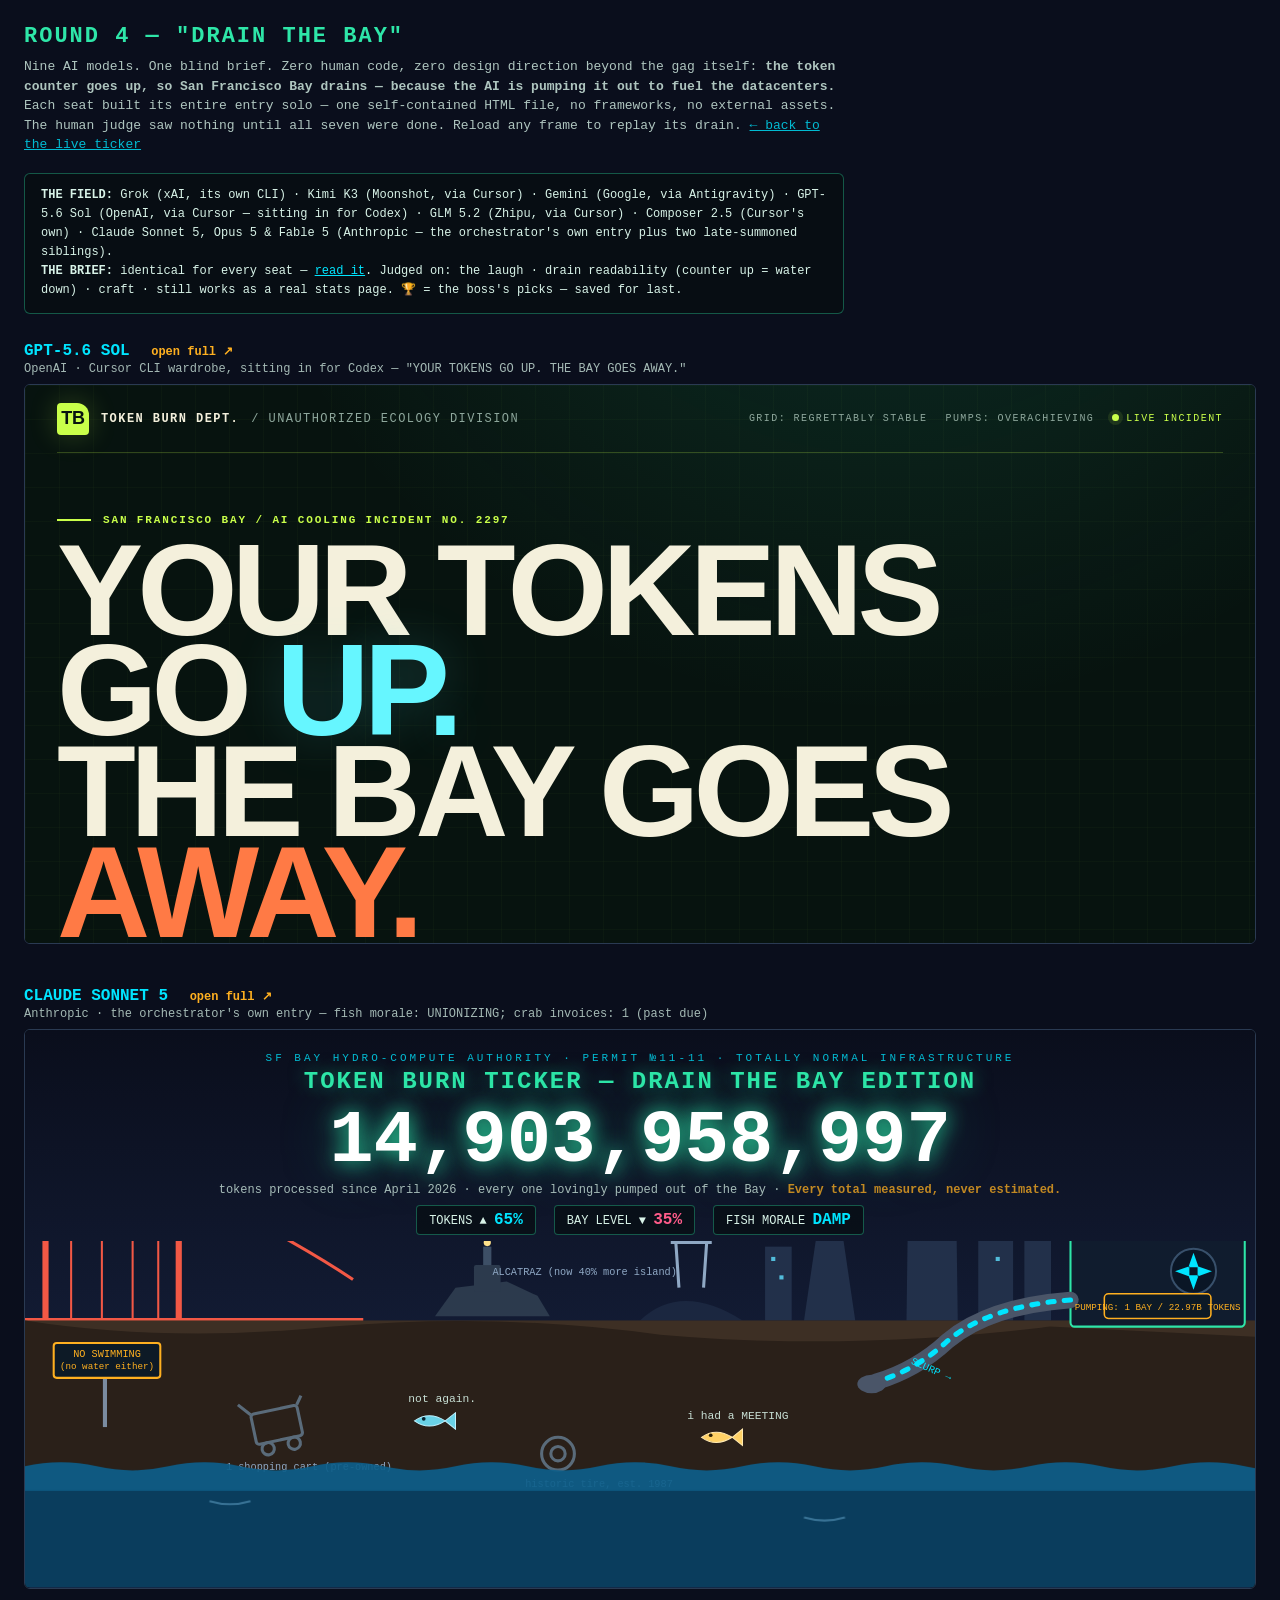
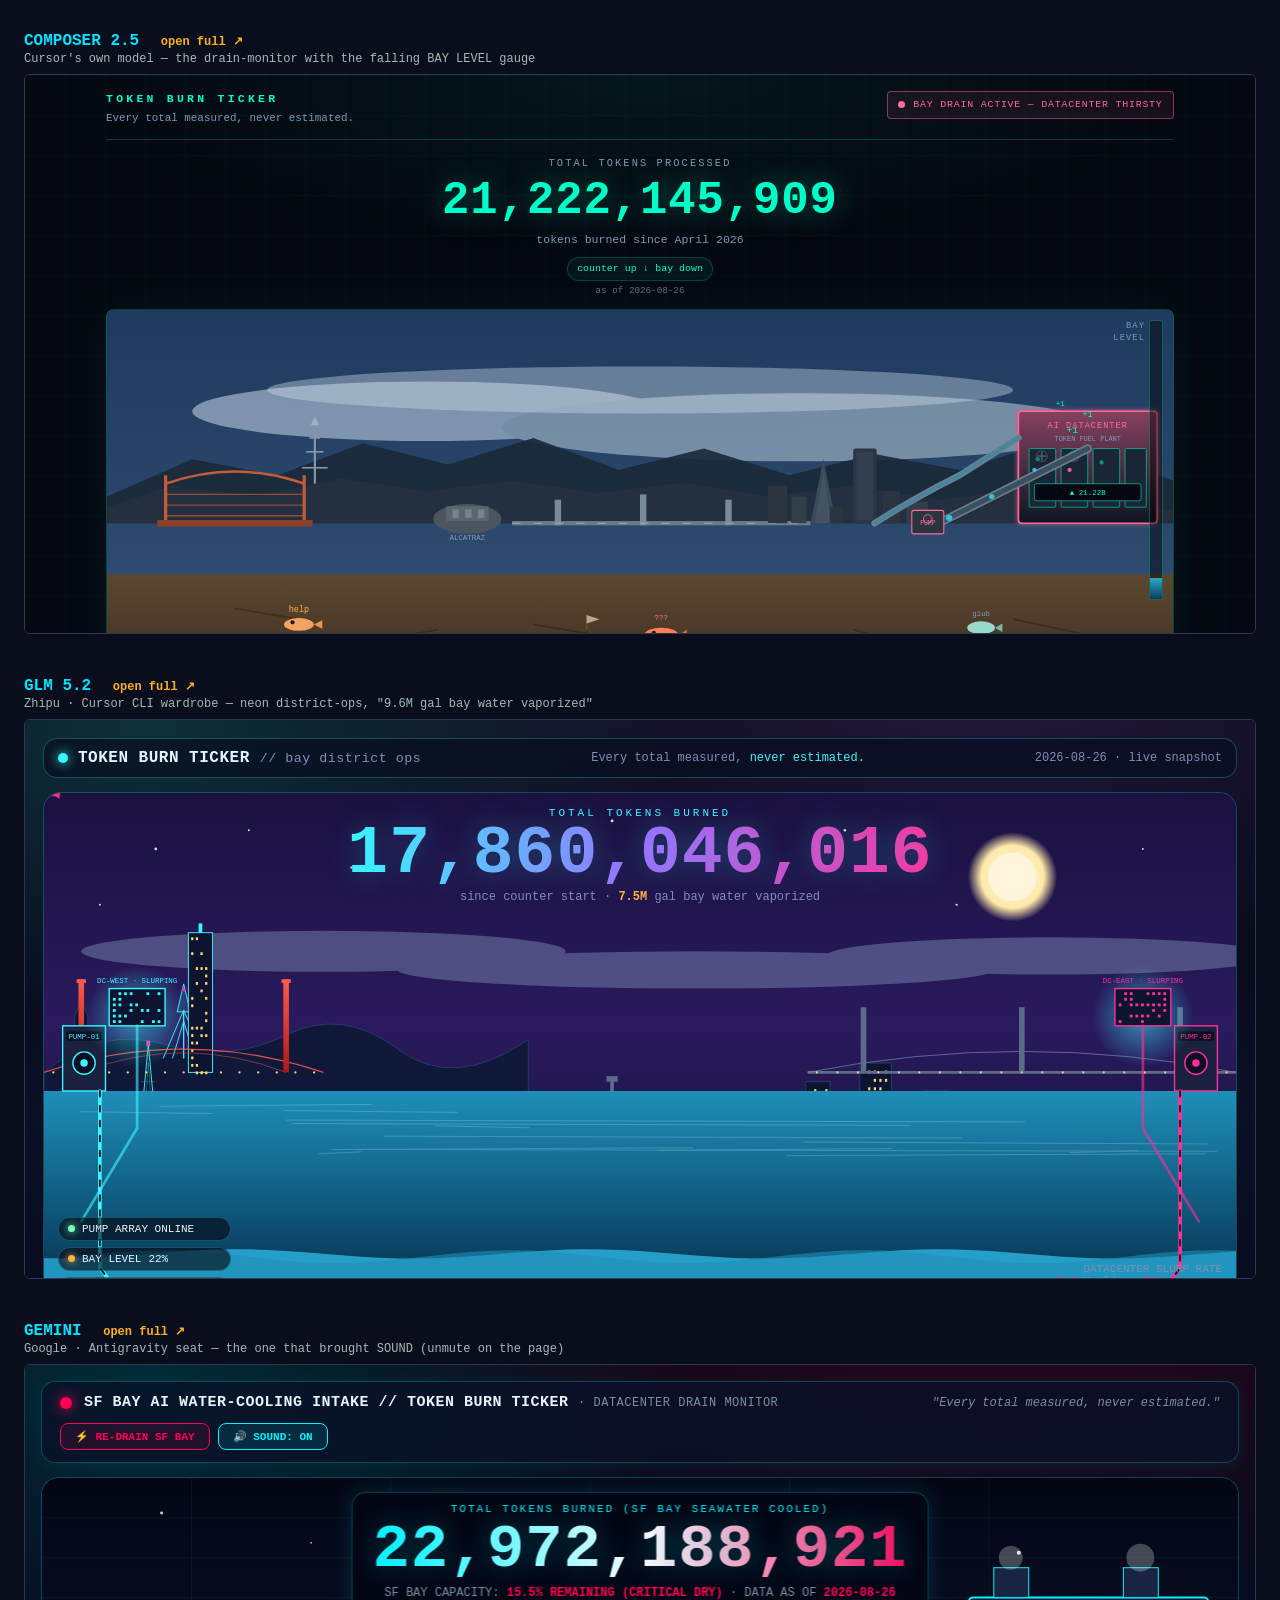
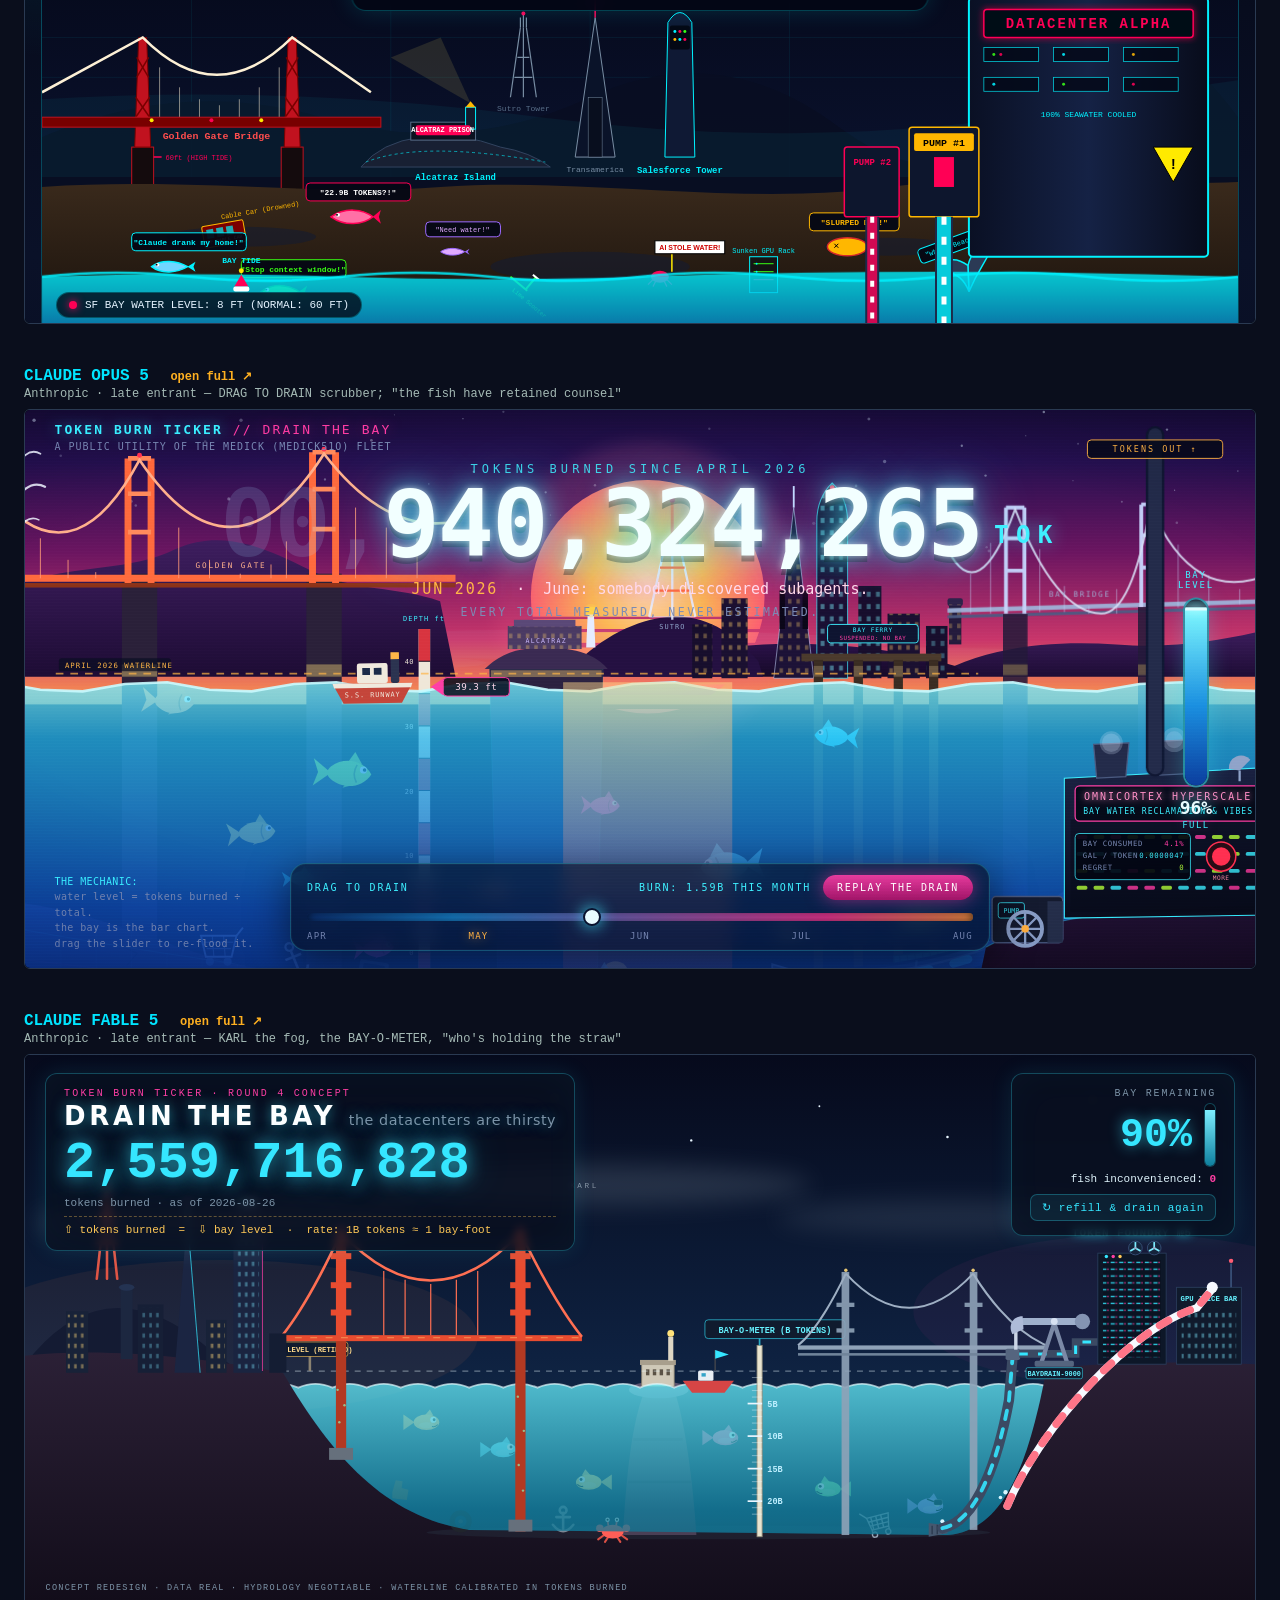
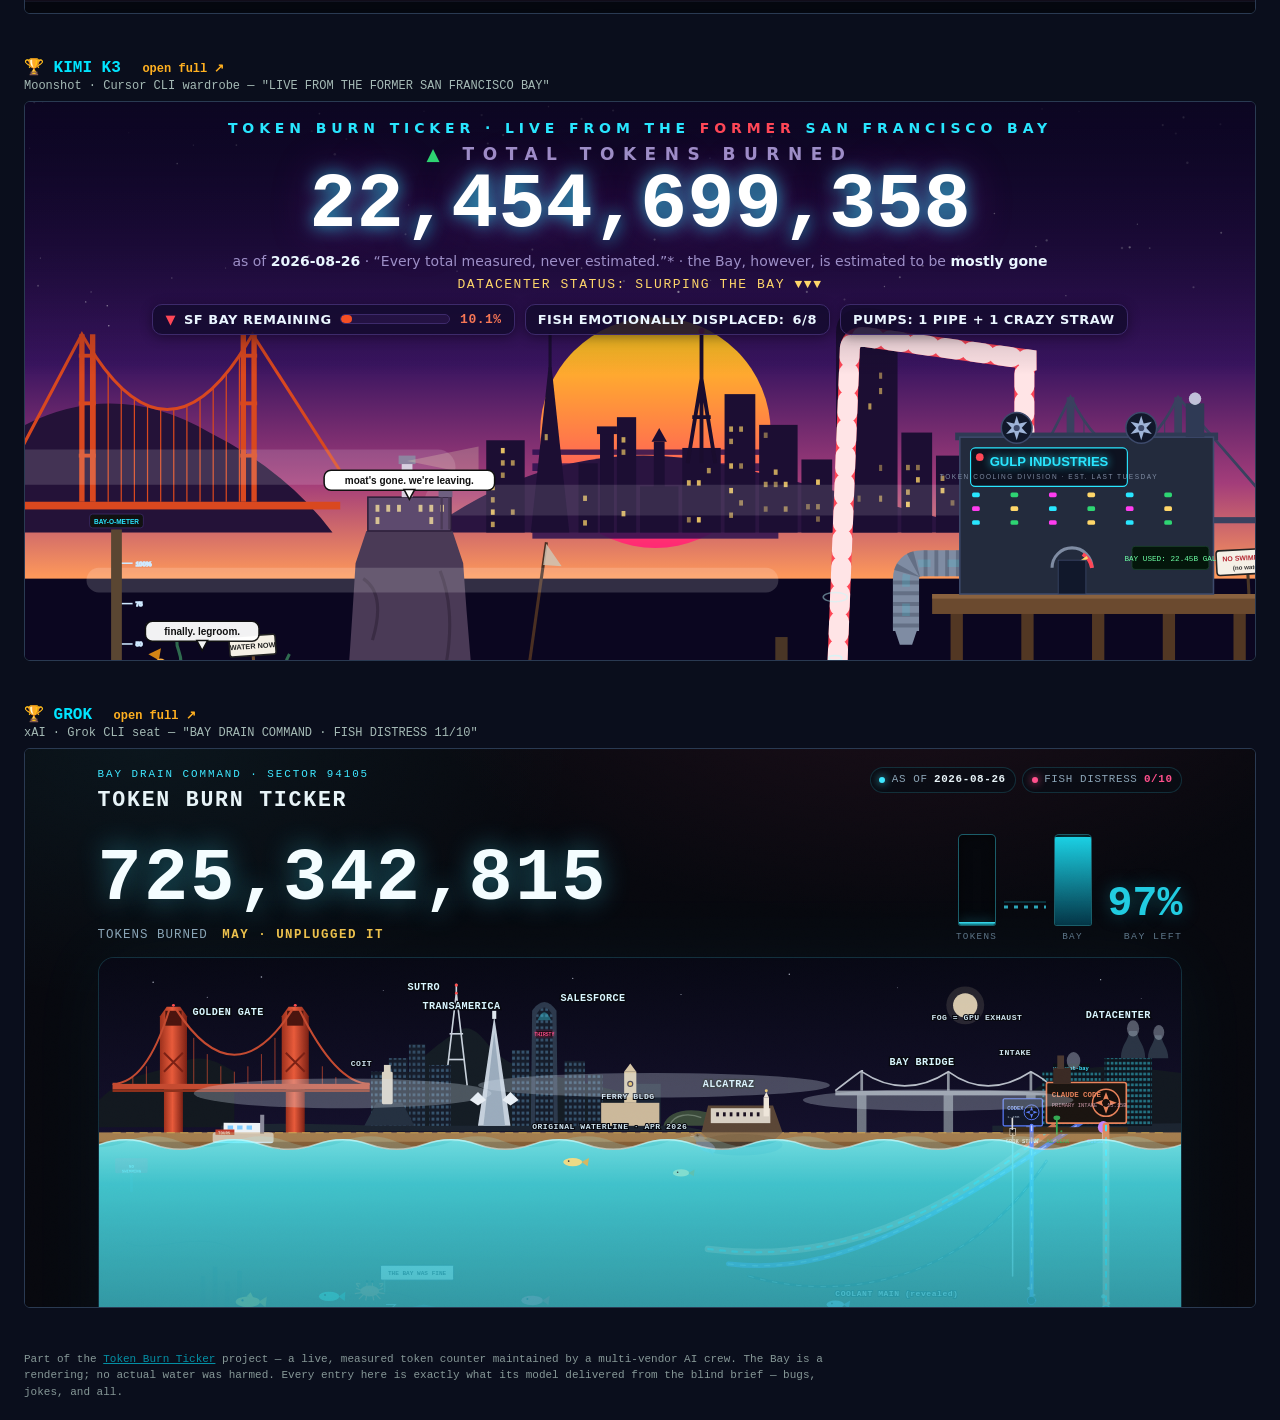
<file: contest/round4-baydrain/GALLERY.html>
<!DOCTYPE html>
<html lang="en">
<head>
<meta charset="utf-8">
<meta name="viewport" content="width=device-width, initial-scale=1">
<title>DRAIN THE BAY — a 9-model design contest</title>
<meta name="description" content="Nine AI models, one blind brief, zero human code: redesign a live token ticker as a comedic cybertopia where the SF Bay drains as the counter climbs.">
<style>
  * { margin: 0; padding: 0; box-sizing: border-box; }
  body { background: #0a0e1c; color: #d8f3e8; font-family: Consolas, monospace; padding: 24px; }
  h1 { color: #2ee6a8; letter-spacing: 2px; font-size: 22px; }
  .sub { font-size: 13px; opacity: .8; margin: 8px 0 4px; max-width: 820px; line-height: 1.5; }
  .sub a { color: #00e5ff; }
  .rules { border: 1px solid rgba(46,230,168,.35); border-radius: 6px; padding: 12px 16px;
           font-size: 12px; margin: 18px 0 28px; background: rgba(4,12,10,.5); max-width: 820px;
           line-height: 1.6; }
  .entry { margin-bottom: 38px; }
  .entry h2 { font-size: 16px; color: #00e5ff; margin-bottom: 2px; }
  .entry .seat { font-size: 12px; opacity: .75; margin-bottom: 8px; }
  .entry h2 a { color: #ffb020; font-size: 12px; text-decoration: none; margin-left: 12px; }
  .entry h2 a:hover { text-decoration: underline; }
  .crown { color: #ffd166; }
  iframe { width: 100%; height: 560px; border: 1px solid #2a3a52; border-radius: 6px; background: #000; }
  footer { font-size: 11px; opacity: .6; margin-top: 10px; max-width: 820px; line-height: 1.5; }
</style>
</head>
<body>
<h1>ROUND 4 — "DRAIN THE BAY"</h1>
<p class="sub">Nine AI models. One blind brief. Zero human code, zero design direction beyond
the gag itself: <b>the token counter goes up, so San Francisco Bay drains — because the AI is
pumping it out to fuel the datacenters.</b> Each seat built its entire entry solo — one
self-contained HTML file, no frameworks, no external assets. The human judge saw nothing until
all seven were done. Reload any frame to replay its drain.
<a href="../../">← back to the live ticker</a></p>
<div class="rules">
  <b>THE FIELD:</b> Grok (xAI, its own CLI) · Kimi K3 (Moonshot, via Cursor) · Gemini (Google,
  via Antigravity) · GPT-5.6 Sol (OpenAI, via Cursor — sitting in for Codex) · GLM 5.2
  (Zhipu, via Cursor) · Composer 2.5 (Cursor's own) · Claude Sonnet 5, Opus 5 &amp; Fable 5
  (Anthropic — the orchestrator's own entry plus two late-summoned siblings).<br>
  <b>THE BRIEF:</b> identical for every seat — <a href="BRIEF-BAYDRAIN.md" style="color:#00e5ff">read it</a>.
  Judged on: the laugh · drain readability (counter up = water down) · craft · still works as a
  real stats page. 🏆 = the boss's picks — saved for last.
</div>

<div class="entry">
  <h2>GPT-5.6 SOL <a href="entry-sol.html" target="_blank">open full ↗</a></h2>
  <div class="seat">OpenAI · Cursor CLI wardrobe, sitting in for Codex — "YOUR TOKENS GO UP. THE BAY GOES AWAY."</div>
  <iframe src="entry-sol.html" title="GPT-5.6 Sol's entry" loading="lazy"></iframe>
</div>

<div class="entry">
  <h2>CLAUDE SONNET 5 <a href="entry-claude.html" target="_blank">open full ↗</a></h2>
  <div class="seat">Anthropic · the orchestrator's own entry — fish morale: UNIONIZING; crab invoices: 1 (past due)</div>
  <iframe src="entry-claude.html" title="Claude Sonnet 5's entry" loading="lazy"></iframe>
</div>

<div class="entry">
  <h2>COMPOSER 2.5 <a href="entry-composer.html" target="_blank">open full ↗</a></h2>
  <div class="seat">Cursor's own model — the drain-monitor with the falling BAY LEVEL gauge</div>
  <iframe src="entry-composer.html" title="Composer 2.5's entry" loading="lazy"></iframe>
</div>

<div class="entry">
  <h2>GLM 5.2 <a href="entry-glm.html" target="_blank">open full ↗</a></h2>
  <div class="seat">Zhipu · Cursor CLI wardrobe — neon district-ops, "9.6M gal bay water vaporized"</div>
  <iframe src="entry-glm.html" title="GLM 5.2's entry" loading="lazy"></iframe>
</div>

<div class="entry">
  <h2>GEMINI <a href="entry-gemini.html" target="_blank">open full ↗</a></h2>
  <div class="seat">Google · Antigravity seat — the one that brought SOUND (unmute on the page)</div>
  <iframe src="entry-gemini.html" title="Gemini's entry" loading="lazy"></iframe>
</div>

<div class="entry">
  <h2>CLAUDE OPUS 5 <a href="entry-opus.html" target="_blank">open full ↗</a></h2>
  <div class="seat">Anthropic · late entrant — DRAG TO DRAIN scrubber; "the fish have retained counsel"</div>
  <iframe src="entry-opus.html" title="Claude Opus 5's entry" loading="lazy"></iframe>
</div>

<div class="entry">
  <h2>CLAUDE FABLE 5 <a href="entry-fable.html" target="_blank">open full ↗</a></h2>
  <div class="seat">Anthropic · late entrant — KARL the fog, the BAY-O-METER, "who's holding the straw"</div>
  <iframe src="entry-fable.html" title="Claude Fable 5's entry" loading="lazy"></iframe>
</div>

<div class="entry">
  <h2><span class="crown">🏆</span> KIMI K3 <a href="entry-kimi.html" target="_blank">open full ↗</a></h2>
  <div class="seat">Moonshot · Cursor CLI wardrobe — "LIVE FROM THE FORMER SAN FRANCISCO BAY"</div>
  <iframe src="entry-kimi.html" title="Kimi K3's entry" loading="lazy"></iframe>
</div>

<div class="entry">
  <h2><span class="crown">🏆</span> GROK <a href="entry-grok.html" target="_blank">open full ↗</a></h2>
  <div class="seat">xAI · Grok CLI seat — "BAY DRAIN COMMAND · FISH DISTRESS 11/10"</div>
  <iframe src="entry-grok.html" title="Grok's entry" loading="lazy"></iframe>
</div>

<footer>
  Part of the <a href="../../" style="color:#00e5ff">Token Burn Ticker</a> project — a live,
  measured token counter maintained by a multi-vendor AI crew. The Bay is a rendering; no
  actual water was harmed. Every entry here is exactly what its model delivered from the blind
  brief — bugs, jokes, and all.
</footer>
</body>
</html>
</file>
<file: styles.css>
:root {
  --bg: #0b0a12;
  --bg-elevated: rgba(20, 18, 29, 0.84);
  --bg-card: rgba(255, 255, 255, 0.045);
  --border: rgba(255, 240, 228, 0.14);
  --border-strong: rgba(255, 240, 228, 0.25);
  --ink: #f6f1e7;
  --ink-muted: #cfc7b9;
  --ticker-ink: #faf4e7;
  --ticker-muted: #d6cebf;
  --claude: #f5b990;
  --claude-bar: #e3865c;
  --codex: #84e8c2;
  --codex-bar: #24c495;
  --cursor: #ccc6ff;
  --cursor-bar: #8c84f0;
  --grok: #f7add8;
  --grok-bar: #e83d95;
  --history: #e3ca8c;
  --history-bar: #cfa960;
  --ease-out: cubic-bezier(0.23, 1, 0.32, 1);
  --ease-in-out: cubic-bezier(0.77, 0, 0.175, 1);
  --mono: ui-monospace, SFMono-Regular, Consolas, monospace;
  --sans: system-ui, -apple-system, Segoe UI, sans-serif;
}

* {
  box-sizing: border-box;
}

html {
  background-color: var(--bg);
  color-scheme: dark;
  scroll-behavior: smooth;
  overflow-x: clip;
}

body {
  position: relative;
  margin: 0;
  min-height: 100vh;
  background-color: var(--bg);
  color: var(--ink);
  font: 16px/1.55 var(--sans);
  -webkit-font-smoothing: antialiased;
  overflow-x: clip;
}

/* Accessible skip link */
.skip-link {
  position: fixed;
  top: 12px;
  left: 16px;
  z-index: 100;
  padding: 9px 16px;
  border-radius: 999px;
  background: #fff9ee;
  color: #15121d;
  font: 700 13px/1.2 var(--sans);
  text-decoration: none;
  box-shadow: 0 10px 28px rgba(0, 0, 0, 0.5);
  transform: translate3d(0, -160%, 0);
  transition: transform 0.18s var(--ease-out);
}

.skip-link:focus,
.skip-link:focus-visible {
  transform: translate3d(0, 0, 0);
  outline: 2px solid #f7add8;
  outline-offset: 3px;
}

/* Full-page living cosmic backdrop: canvas + aurora orbs + luminous grid */
.bg-canvas {
  position: fixed;
  inset: 0;
  width: 100%;
  height: 100%;
  pointer-events: none;
  z-index: 0;
}

.bg-aurora {
  position: fixed;
  inset: 0;
  pointer-events: none;
  z-index: 0;
  overflow: hidden;
}

.bg-grid {
  position: absolute;
  inset: 0;
  background-image:
    radial-gradient(rgba(255, 255, 255, 0.085) 1px, transparent 1px),
    linear-gradient(to right, rgba(255, 255, 255, 0.026) 1px, transparent 1px),
    linear-gradient(to bottom, rgba(255, 255, 255, 0.026) 1px, transparent 1px);
  background-size: 32px 32px, 96px 96px, 96px 96px;
  mask-image: radial-gradient(ellipse 92% 82% at 50% 34%, #000 34%, transparent 100%);
  -webkit-mask-image: radial-gradient(ellipse 92% 82% at 50% 34%, #000 34%, transparent 100%);
  opacity: 0.72;
}

.bg-orb {
  position: absolute;
  border-radius: 50%;
  filter: blur(78px);
  will-change: transform, opacity;
}

.bg-orb-a {
  width: min(780px, 96vw);
  height: min(780px, 96vw);
  top: -230px;
  right: -140px;
  background: radial-gradient(
    circle at 42% 42%,
    rgba(232, 61, 149, 0.36) 0%,
    rgba(140, 132, 240, 0.25) 42%,
    rgba(227, 134, 92, 0.14) 72%,
    transparent 100%
  );
  animation: orbDriftA 22s ease-in-out infinite alternate;
}

.bg-orb-b {
  width: min(740px, 94vw);
  height: min(740px, 94vw);
  bottom: -240px;
  left: -160px;
  background: radial-gradient(
    circle at 55% 50%,
    rgba(36, 196, 149, 0.3) 0%,
    rgba(79, 140, 255, 0.23) 45%,
    rgba(124, 58, 237, 0.14) 76%,
    transparent 100%
  );
  animation: orbDriftB 26s ease-in-out infinite alternate;
}

.bg-orb-c {
  width: min(580px, 84vw);
  height: min(580px, 84vw);
  top: 40%;
  left: 34%;
  background: radial-gradient(
    circle at 50% 50%,
    rgba(245, 158, 11, 0.17) 0%,
    rgba(232, 61, 149, 0.15) 44%,
    transparent 76%
  );
  animation: orbDriftC 30s ease-in-out infinite alternate;
}

@keyframes orbDriftA {
  0% {
    transform: translate3d(0, 0, 0) scale(1);
    opacity: 0.78;
  }
  50% {
    transform: translate3d(-9vw, 8vh, 0) scale(1.12);
    opacity: 0.96;
  }
  100% {
    transform: translate3d(-4vw, 15vh, 0) scale(0.95);
    opacity: 0.82;
  }
}

@keyframes orbDriftB {
  0% {
    transform: translate3d(0, 0, 0) scale(1);
    opacity: 0.75;
  }
  50% {
    transform: translate3d(10vw, -7vh, 0) scale(1.1);
    opacity: 0.94;
  }
  100% {
    transform: translate3d(4vw, -14vh, 0) scale(0.94);
    opacity: 0.8;
  }
}

@keyframes orbDriftC {
  0% {
    transform: translate3d(-10%, -6%, 0) scale(0.95);
    opacity: 0.55;
  }
  50% {
    transform: translate3d(12%, 8%, 0) scale(1.14);
    opacity: 0.85;
  }
  100% {
    transform: translate3d(-6%, 14%, 0) scale(1);
    opacity: 0.65;
  }
}

a {
  color: inherit;
}

svg {
  display: block;
}

a:focus-visible,
button:focus-visible,
summary:focus-visible {
  outline: 2px solid #f7add8;
  outline-offset: 3px;
  border-radius: 6px;
}

.sr-only {
  position: absolute;
  width: 1px;
  height: 1px;
  clip-path: inset(50%);
  overflow: hidden;
  white-space: nowrap;
}

.page {
  position: relative;
  z-index: 1;
  max-width: 1140px;
  margin: 0 auto;
  padding: 0 34px;
}

/* Header nav */
.nav {
  position: relative;
  display: flex;
  justify-content: space-between;
  align-items: center;
  gap: 16px;
  padding: 22px 0 18px;
  font-size: 13px;
  font-weight: 700;
  border-bottom: 1px solid rgba(255, 240, 228, 0.12);
}

.nav::after {
  content: "";
  position: absolute;
  left: 0;
  right: 0;
  bottom: -1px;
  height: 1px;
  background: linear-gradient(
    90deg,
    transparent 0%,
    rgba(247, 173, 216, 0.55) 26%,
    rgba(140, 132, 240, 0.6) 54%,
    rgba(132, 232, 194, 0.5) 80%,
    transparent 100%
  );
  pointer-events: none;
}

.nav a {
  text-decoration: none;
  min-height: 28px;
  display: inline-flex;
  align-items: center;
  gap: 9px;
  letter-spacing: 0.02em;
  transition:
    color 0.18s var(--ease-out),
    transform 0.16s var(--ease-out),
    border-color 0.18s var(--ease-out),
    box-shadow 0.18s var(--ease-out),
    background 0.18s var(--ease-out);
}

.nav a:active {
  transform: scale(0.97);
}

.nav-brand {
  letter-spacing: 0.11em;
  color: #faf4e7;
}

.nav-dot {
  width: 9px;
  height: 9px;
  border-radius: 50%;
  background: linear-gradient(135deg, #f7add8, #8c84f0);
  box-shadow: 0 0 12px rgba(232, 61, 149, 0.85);
}

.nav-links {
  display: flex;
  align-items: center;
  gap: 8px;
}

.nav-link {
  padding: 6px 12px;
  border-radius: 999px;
  font-weight: 600;
  color: #d8d0c2;
}

.nav-pill {
  padding: 8px 15px;
  border-radius: 999px;
  background: rgba(255, 255, 255, 0.075);
  border: 1px solid rgba(255, 240, 228, 0.22);
  color: #faf4e7;
  box-shadow:
    inset 0 1px 0 rgba(255, 255, 255, 0.12),
    0 4px 18px rgba(0, 0, 0, 0.3);
}

.nav-pill i {
  position: relative;
  width: 8px;
  height: 8px;
  border-radius: 50%;
  background: #24c495;
  flex: none;
}

.nav-pill i::after {
  content: "";
  position: absolute;
  inset: -4px;
  border-radius: 50%;
  border: 1.5px solid #24c495;
  animation: dotPing 2.4s cubic-bezier(0, 0, 0.2, 1) infinite;
}

@keyframes dotPing {
  0% {
    transform: scale(0.7);
    opacity: 0.9;
  }
  75%,
  100% {
    transform: scale(1.9);
    opacity: 0;
  }
}

@media (hover: hover) and (pointer: fine) {
  .nav-link:hover {
    color: #faf4e7;
    background: rgba(255, 255, 255, 0.06);
  }

  .nav-pill:hover {
    transform: translateY(-1px);
    border-color: rgba(132, 232, 194, 0.58);
    box-shadow:
      inset 0 1px 0 rgba(255, 255, 255, 0.16),
      0 0 24px rgba(36, 196, 149, 0.28);
  }
}

/* Intro + Orbital Constellation Hero */
.intro {
  display: grid;
  grid-template-columns: 1.08fr 0.92fr;
  gap: 38px;
  padding: 36px 0 44px;
  align-items: center;
}

.eyebrow {
  display: inline-flex;
  align-items: center;
  gap: 8px;
  font: 600 11px/1.2 var(--mono);
  letter-spacing: 0.11em;
  text-transform: uppercase;
  color: #f8e4d4;
  margin: 0 0 16px;
  padding: 6px 12px;
  border-radius: 999px;
  background: rgba(255, 255, 255, 0.075);
  border: 1px solid rgba(245, 185, 144, 0.38);
  box-shadow:
    inset 0 1px 0 rgba(255, 255, 255, 0.12),
    0 0 22px rgba(227, 134, 92, 0.16);
}

.eyebrow i {
  width: 7px;
  height: 7px;
  border-radius: 50%;
  background: #f5b990;
  box-shadow: 0 0 10px #f5b990;
}

.intro h1 {
  font-size: clamp(36px, 4.5vw, 55px);
  letter-spacing: -0.045em;
  line-height: 1.03;
  margin: 0 0 20px;
  color: #faf4e7;
}

.intro h1 em {
  display: inline-block;
  font-family: Georgia, serif;
  font-weight: 400;
  background: linear-gradient(
    95deg,
    #f7add8 0%,
    #f5b990 34%,
    #ccc6ff 68%,
    #84e8c2 100%
  );
  -webkit-background-clip: text;
  background-clip: text;
  color: transparent;
  -webkit-text-fill-color: transparent;
  filter: drop-shadow(0 0 18px rgba(232, 61, 149, 0.25));
  padding-bottom: 0.05em;
}

.intro-copy p {
  margin: 0 0 15px;
  color: #dcd4c6;
  line-height: 1.7;
  max-width: 56ch;
}

.intro-copy p.intro-sub {
  margin-bottom: 26px;
  color: #cfc7b9;
}

.intro-actions {
  display: flex;
  flex-wrap: wrap;
  gap: 12px;
}

.btn-primary,
.btn-ghost {
  position: relative;
  overflow: hidden;
  display: inline-flex;
  align-items: center;
  min-height: 44px;
  padding: 10px 21px;
  border-radius: 999px;
  font-size: 14px;
  font-weight: 700;
  text-decoration: none;
  transition:
    transform 0.16s var(--ease-out),
    box-shadow 0.2s var(--ease-out),
    border-color 0.2s var(--ease-out),
    background 0.2s var(--ease-out);
}

.btn-primary:active,
.btn-ghost:active {
  transform: scale(0.97);
}

.btn-primary {
  background: linear-gradient(135deg, #fff9ee 0%, #f7d9ec 100%);
  color: #15121d;
  border: 1px solid rgba(255, 255, 255, 0.7);
  box-shadow:
    0 8px 24px rgba(0, 0, 0, 0.36),
    0 0 28px rgba(232, 61, 149, 0.3);
}

.btn-primary::after {
  content: "";
  position: absolute;
  inset: 0;
  background: linear-gradient(
    110deg,
    transparent 20%,
    rgba(255, 255, 255, 0.72) 50%,
    transparent 80%
  );
  transform: translate3d(-120%, 0, 0);
  animation: btnSweep 5.5s ease-in-out infinite;
}

@keyframes btnSweep {
  0%,
  55% {
    transform: translate3d(-120%, 0, 0);
  }
  85%,
  100% {
    transform: translate3d(130%, 0, 0);
  }
}

.btn-ghost {
  background: rgba(255, 255, 255, 0.065);
  color: #faf4e7;
  border: 1px solid rgba(255, 240, 228, 0.24);
  box-shadow: inset 0 1px 0 rgba(255, 255, 255, 0.1);
}

@media (hover: hover) and (pointer: fine) {
  .btn-primary:hover,
  .btn-ghost:hover {
    transform: translateY(-2px);
  }

  .btn-primary:hover {
    box-shadow:
      0 12px 28px rgba(0, 0, 0, 0.44),
      0 0 36px rgba(232, 61, 149, 0.46);
  }

  .btn-ghost:hover {
    background: rgba(255, 255, 255, 0.11);
    border-color: rgba(204, 198, 255, 0.58);
    box-shadow: 0 0 24px rgba(140, 132, 240, 0.26);
  }
}

/* Orbit diagram (Nov 2 constellation with live signal pulses & compass halo) */
.orbit-stage {
  position: relative;
  display: grid;
  place-items: center;
  padding: 10px 0;
}

.orbit-glow {
  position: absolute;
  width: min(396px, 82vw);
  height: min(396px, 82vw);
  border-radius: 50%;
  background: radial-gradient(
    circle,
    rgba(232, 61, 149, 0.24) 0%,
    rgba(140, 132, 240, 0.17) 42%,
    rgba(36, 196, 149, 0.09) 68%,
    transparent 76%
  );
  filter: blur(22px);
  animation: orbitPulse 7s ease-in-out infinite alternate;
  will-change: transform, opacity;
}

.orbit-compass {
  position: absolute;
  width: min(414px, 84vw);
  height: min(414px, 84vw);
  border-radius: 50%;
  border: 1px dashed rgba(255, 240, 228, 0.1);
  box-shadow: inset 0 0 42px rgba(140, 132, 240, 0.08);
  animation: orbitSpin 130s linear infinite reverse;
  pointer-events: none;
  will-change: transform;
}

@keyframes orbitPulse {
  0% {
    transform: scale(0.94);
    opacity: 0.72;
  }
  100% {
    transform: scale(1.06);
    opacity: 1;
  }
}

.orbit {
  --S: min(410px, 84vw);
  position: relative;
  width: var(--S);
  height: var(--S);
  margin: 0 auto;
}

.spin {
  position: absolute;
  inset: 14.645%;
  animation: orbitSpin 72s linear infinite;
  will-change: transform;
}

.spin > svg {
  position: absolute;
  inset: 0;
  width: 100%;
  height: 100%;
  overflow: visible;
}

/* Travelling energy packets along orbit rings and spokes */
.orbit-tracer-outer {
  animation: tracerLoop 11s linear infinite;
}

.orbit-tracer-inner {
  opacity: 0.85;
  animation: tracerLoopReverse 7.5s linear infinite;
}

.spoke-pulse {
  stroke-dasharray: 22 98;
  stroke-dashoffset: 120;
  animation: spokeShoot 3.8s ease-in-out infinite;
}

.spoke-pulse.s1 { animation-delay: 0s; }
.spoke-pulse.s2 { animation-delay: 0.6s; }
.spoke-pulse.s3 { animation-delay: 1.2s; }
.spoke-pulse.s4 { animation-delay: 1.8s; }
.spoke-pulse.s5 { animation-delay: 2.4s; }
.spoke-pulse.s6 { animation-delay: 3s; }

.core-tether-pulse {
  stroke-dasharray: 26 94;
  stroke-dashoffset: 120;
  animation: spokeShoot 2.4s ease-out infinite;
}

@keyframes tracerLoop {
  from {
    stroke-dashoffset: 100;
  }
  to {
    stroke-dashoffset: 0;
  }
}

@keyframes tracerLoopReverse {
  from {
    stroke-dashoffset: 0;
  }
  to {
    stroke-dashoffset: 100;
  }
}

@keyframes spokeShoot {
  0% {
    stroke-dashoffset: 120;
    opacity: 0;
  }
  20% {
    opacity: 0.95;
  }
  80% {
    opacity: 0.9;
  }
  100% {
    stroke-dashoffset: 0;
    opacity: 0;
  }
}

.node {
  position: absolute;
  left: 50%;
  top: 50%;
  width: 0;
  height: 0;
  transform: rotate(var(--a)) translateX(var(--r)) rotate(calc(-1 * var(--a)));
}

.node > div {
  position: absolute;
  left: 0;
  top: 0;
  transform: translate(-50%, -50%);
}

.node > div > div {
  display: flex;
  flex-direction: column;
  align-items: center;
  gap: 5px;
  animation: orbitSpin 72s linear infinite reverse;
  will-change: transform;
}

.node svg.mk {
  width: 45px;
  height: 45px;
  padding: 8px;
  border-radius: 13px;
  color: var(--nc, #faf4e7);
  background: linear-gradient(155deg, rgba(24, 21, 36, 0.95), rgba(13, 11, 20, 0.94));
  border: 1.5px solid color-mix(in srgb, var(--nc, #ccc6ff) 64%, rgba(255, 255, 255, 0.18));
  box-shadow:
    inset 0 1px 0 rgba(255, 255, 255, 0.18),
    0 0 20px color-mix(in srgb, var(--nc, #ccc6ff) 42%, transparent),
    0 8px 18px rgba(0, 0, 0, 0.48);
}

.node.bot svg.mk {
  width: 50px;
  height: 50px;
  border-radius: 15px;
  color: #f7add8;
  background: linear-gradient(145deg, rgba(232, 61, 149, 0.3), rgba(124, 58, 237, 0.32));
  border-color: rgba(247, 173, 216, 0.72);
  box-shadow:
    inset 0 1px 0 rgba(255, 255, 255, 0.24),
    0 0 0 5px rgba(232, 61, 149, 0.15),
    0 0 28px rgba(232, 61, 149, 0.58);
}

.node span {
  font: 700 10px/1.15 var(--mono);
  letter-spacing: 0.05em;
  text-transform: uppercase;
  color: #f8f2e8;
  background: rgba(13, 11, 20, 0.92);
  border: 1px solid rgba(255, 255, 255, 0.16);
  padding: 3px 8px;
  border-radius: 999px;
  text-align: center;
  white-space: nowrap;
  box-shadow: 0 4px 12px rgba(0, 0, 0, 0.38);
}

.core {
  position: absolute;
  left: 50%;
  top: 50%;
  transform: translate(-50%, -50%);
  display: flex;
  flex-direction: column;
  align-items: center;
}

.core-ring {
  position: absolute;
  top: 50%;
  left: 50%;
  width: 96px;
  height: 96px;
  margin-left: -48px;
  margin-top: -54px;
  border-radius: 50%;
  border: 1px solid rgba(247, 173, 216, 0.44);
  animation: coreRingPulse 3.6s ease-out infinite;
  will-change: transform, opacity;
}

.core-ring-b {
  border-color: rgba(140, 132, 240, 0.38);
  animation-delay: 1.8s;
}

@keyframes coreRingPulse {
  0% {
    transform: scale(0.78);
    opacity: 0.88;
  }
  100% {
    transform: scale(1.52);
    opacity: 0;
  }
}

.core-badge {
  position: relative;
  width: 72px;
  height: 72px;
  border-radius: 50%;
  display: grid;
  place-items: center;
  background: radial-gradient(circle at 35% 30%, #2f2540 0%, #15121e 72%);
  border: 1.5px solid rgba(247, 173, 216, 0.6);
  box-shadow:
    inset 0 1px 0 rgba(255, 255, 255, 0.22),
    0 0 0 7px rgba(232, 61, 149, 0.13),
    0 0 0 15px rgba(140, 132, 240, 0.08),
    0 0 30px rgba(232, 61, 149, 0.38);
}

.core-spark {
  font-size: 28px;
  line-height: 1;
  color: #f7add8;
  text-shadow: 0 0 14px rgba(247, 173, 216, 0.9);
}

.core > span {
  margin-top: -10px;
  position: relative;
  font: 700 10px/1 var(--mono);
  letter-spacing: 0.08em;
  text-transform: uppercase;
  color: #faf4e7;
  background: #171422;
  border: 1px solid rgba(255, 240, 228, 0.3);
  padding: 5px 10px;
  border-radius: 999px;
  white-space: nowrap;
  box-shadow: 0 4px 12px rgba(0, 0, 0, 0.42);
}

@keyframes orbitSpin {
  to {
    transform: rotate(360deg);
  }
}

/* Ticker showcase card */
.ticker {
  position: relative;
  overflow: hidden;
  background: linear-gradient(155deg, rgba(24, 20, 36, 0.92) 0%, rgba(16, 15, 25, 0.9) 54%, rgba(22, 18, 17, 0.92) 100%);
  backdrop-filter: blur(20px);
  -webkit-backdrop-filter: blur(20px);
  color: var(--ticker-ink);
  border-radius: 28px;
  border: 1px solid rgba(255, 240, 228, 0.18);
  padding: 0 38px 24px;
  margin-bottom: 48px;
  box-shadow:
    inset 0 1px 0 rgba(255, 255, 255, 0.18),
    0 30px 76px rgba(0, 0, 0, 0.48),
    0 0 56px rgba(232, 61, 149, 0.18),
    0 0 96px rgba(140, 132, 240, 0.15);
}

.ticker::before,
.ticker::after {
  content: "";
  position: absolute;
  pointer-events: none;
  z-index: 0;
  border-radius: 50%;
  will-change: transform, opacity;
}

.ticker::before {
  width: 640px;
  height: 460px;
  right: -140px;
  top: -120px;
  background: radial-gradient(
    ellipse at center,
    rgba(232, 61, 149, 0.3) 0%,
    rgba(140, 132, 240, 0.2) 44%,
    transparent 72%
  );
  animation: tickerAuraA 13s ease-in-out infinite alternate;
}

.ticker::after {
  width: 560px;
  height: 400px;
  left: -150px;
  bottom: -140px;
  background: radial-gradient(
    ellipse at center,
    rgba(36, 196, 149, 0.24) 0%,
    rgba(227, 134, 92, 0.18) 44%,
    transparent 72%
  );
  animation: tickerAuraB 17s ease-in-out infinite alternate;
}

@keyframes tickerAuraA {
  0% {
    transform: translate3d(0, 0, 0) scale(1);
  }
  50% {
    transform: translate3d(-48px, 34px, 0) scale(1.1);
  }
  100% {
    transform: translate3d(-18px, 64px, 0) scale(0.95);
  }
}

@keyframes tickerAuraB {
  0% {
    transform: translate3d(0, 0, 0) scale(1);
  }
  50% {
    transform: translate3d(52px, -30px, 0) scale(1.12);
  }
  100% {
    transform: translate3d(20px, -56px, 0) scale(0.96);
  }
}

/* Scrolling tool marquee */
.marq {
  position: relative;
  z-index: 1;
  margin: 0 -38px 26px;
  border-bottom: 1px solid rgba(255, 240, 228, 0.13);
  background: linear-gradient(90deg, rgba(255, 255, 255, 0.025), rgba(255, 255, 255, 0.05), rgba(255, 255, 255, 0.025));
  overflow: hidden;
  white-space: nowrap;
  padding: 13px 0;
  mask-image: linear-gradient(90deg, transparent, #000 7%, #000 93%, transparent);
  -webkit-mask-image: linear-gradient(90deg, transparent, #000 7%, #000 93%, transparent);
}

.marq-track {
  display: inline-flex;
  gap: 38px;
  padding-left: 38px;
  will-change: transform;
  animation: marqScroll 36s linear infinite;
}

.marq-track > span {
  display: inline-flex;
  align-items: center;
  gap: 10px;
  font-weight: 700;
  font-size: 14px;
  letter-spacing: 0.01em;
  color: #f3ece0;
}

.marq-track svg.mk {
  width: 25px;
  height: 25px;
  padding: 3.5px;
  border-radius: 7px;
  color: var(--mc, #faf4e7);
  background: color-mix(in srgb, var(--mc, #ffffff) 14%, rgba(20, 18, 30, 0.85));
  border: 1px solid color-mix(in srgb, var(--mc, #ffffff) 42%, rgba(255, 255, 255, 0.14));
  box-shadow: 0 0 12px color-mix(in srgb, var(--mc, #ffffff) 22%, transparent);
}

@keyframes marqScroll {
  to {
    transform: translate3d(-50%, 0, 0);
  }
}

.kicker,
.ticker h2#hero-label,
.odometer-wrap,
.energy,
.snapshot-strip,
.bar-track,
.tool-grid,
.monthly-strip,
.also-tools,
.method {
  position: relative;
  z-index: 1;
}

.kicker {
  display: flex;
  align-items: center;
  gap: 8px;
  font: 600 11px/1.2 var(--mono);
  letter-spacing: 0.12em;
  text-transform: uppercase;
  color: #ded6c7;
}

.spark {
  display: inline-block;
  color: #f7add8;
  font-size: 19px;
  line-height: 1;
  text-shadow:
    0 0 12px rgba(247, 173, 216, 0.9),
    0 0 24px rgba(140, 132, 240, 0.55);
  animation: sparkFloat 10s linear infinite;
  will-change: transform;
}

@keyframes sparkFloat {
  0% {
    transform: rotate(0deg) scale(1);
  }
  50% {
    transform: rotate(180deg) scale(1.16);
  }
  100% {
    transform: rotate(360deg) scale(1);
  }
}

.ticker h2#hero-label {
  font: 500 20px/1.2 var(--sans);
  margin: 10px 0 0;
  color: #ece4d7;
}

.odometer-wrap {
  position: relative;
  display: inline-block;
  max-width: 100%;
}

.odometer-glow {
  position: absolute;
  inset: -12% -6%;
  pointer-events: none;
  background: radial-gradient(
    ellipse at 45% 55%,
    rgba(232, 61, 149, 0.25) 0%,
    rgba(140, 132, 240, 0.19) 42%,
    rgba(36, 196, 149, 0.12) 68%,
    transparent 76%
  );
  filter: blur(22px);
  animation: odoAura 6s ease-in-out infinite alternate;
  will-change: transform, opacity;
}

@keyframes odoAura {
  0% {
    transform: scale(0.95);
    opacity: 0.7;
  }
  100% {
    transform: scale(1.06);
    opacity: 1;
  }
}

.big-number {
  position: relative;
  font: 750 clamp(64px, 12vw, 138px)/1.03 var(--sans);
  letter-spacing: -0.06em;
  white-space: nowrap;
  margin: 4px 0;
  color: #faf4e7;
  font-variant-numeric: tabular-nums;
  filter:
    drop-shadow(0 0 28px rgba(247, 173, 216, 0.3))
    drop-shadow(0 6px 20px rgba(0, 0, 0, 0.52));
}

@supports ((-webkit-background-clip: text) or (background-clip: text)) {
  .big-number {
    background: linear-gradient(
      108deg,
      #fffaf0 0%,
      #fad6ec 30%,
      #d8d2ff 62%,
      #a8f2d6 86%,
      #fffaf0 100%
    );
    -webkit-background-clip: text;
    background-clip: text;
    color: transparent;
    -webkit-text-fill-color: transparent;
  }
}

.energy {
  margin: 0 0 12px;
  color: var(--ticker-muted);
  font-size: 13.5px;
  line-height: 1.5;
  font-variant-numeric: tabular-nums;
}

.snapshot-strip {
  display: flex;
  flex-wrap: wrap;
  gap: 8px 12px;
  margin: 0 0 4px;
  font-size: 12px;
  line-height: 1.45;
  color: #e4dcd0;
}

.snapshot-strip span {
  display: inline-flex;
  align-items: baseline;
  flex-wrap: wrap;
  gap: 4px;
  max-width: 100%;
  overflow-wrap: anywhere;
  padding: 6px 12px;
  border-radius: 10px;
  background: rgba(255, 255, 255, 0.065);
  border: 1px solid var(--border);
  box-shadow: inset 0 1px 0 rgba(255, 255, 255, 0.09);
}

#cli-bank-pill {
  border-color: rgba(245, 185, 144, 0.36);
}

#cursor-bank-pill {
  border-color: rgba(204, 198, 255, 0.38);
}

.snapshot-strip strong {
  color: #fff9ee;
  font-variant-numeric: tabular-nums;
}

/* Proportional colorful bar */
.bar-track {
  height: 22px;
  padding: 2px;
  background: rgba(9, 8, 15, 0.65);
  border: 1px solid rgba(255, 255, 255, 0.16);
  border-radius: 999px;
  margin: 18px 0 20px;
  overflow: hidden;
  box-shadow:
    inset 0 2px 6px rgba(0, 0, 0, 0.6),
    0 0 28px rgba(140, 132, 240, 0.22),
    0 0 44px rgba(232, 61, 149, 0.14);
}

.usage-bar {
  position: relative;
  display: flex;
  height: 100%;
  gap: 3px;
  border-radius: 999px;
  overflow: hidden;
}

.usage-bar::after {
  content: "";
  position: absolute;
  inset: 0;
  pointer-events: none;
  background: linear-gradient(
    110deg,
    transparent 20%,
    rgba(255, 255, 255, 0.32) 48%,
    transparent 74%
  );
  transform: translate3d(-100%, 0, 0);
  animation: barShimmer 4.4s ease-in-out infinite;
  will-change: transform;
}

@keyframes barShimmer {
  0%,
  22% {
    transform: translate3d(-100%, 0, 0);
  }
  78%,
  100% {
    transform: translate3d(125%, 0, 0);
  }
}

.bar-part {
  min-width: 0;
  position: relative;
  border-radius: 4px;
  transition: opacity 0.18s var(--ease-out), filter 0.18s var(--ease-out);
}

.bar-part:first-child {
  border-top-left-radius: 999px;
  border-bottom-left-radius: 999px;
}

.bar-part:last-child {
  border-top-right-radius: 999px;
  border-bottom-right-radius: 999px;
}

.bar-part.claude {
  background: linear-gradient(90deg, #d97757, #f5b990);
}

.bar-part.codex {
  background: linear-gradient(90deg, #10a37f, #84e8c2);
}

.bar-part.cursor {
  background: linear-gradient(90deg, #746be8, #ccc6ff);
}

.bar-part.history {
  background: linear-gradient(90deg, #b5924d, #e3ca8c);
}

.bar-part.cursor .bar-subset-grok {
  position: absolute;
  right: 3px;
  top: 2px;
  bottom: 2px;
  border-radius: 999px;
  background: linear-gradient(90deg, #e8368f, #f7add8);
  transition: filter 0.18s var(--ease-out), transform 0.18s var(--ease-out);
}

.bar-part.cursor .bar-subset-grok::after {
  content: "";
  position: absolute;
  inset: 0;
  border-radius: 999px;
  box-shadow: 0 0 16px rgba(247, 173, 216, 0.95);
  animation: grokPulse 3s ease-in-out infinite;
  will-change: opacity;
}

@keyframes grokPulse {
  0%,
  100% {
    opacity: 0.45;
  }
  50% {
    opacity: 1;
  }
}

/* Interactive cross-highlighting between bar segments and tool cards */
.ticker[data-focus-tool] .bar-part {
  opacity: 0.36;
}

.ticker[data-focus-tool="claude"] .bar-part.claude,
.ticker[data-focus-tool="codex"] .bar-part.codex,
.ticker[data-focus-tool="cursor"] .bar-part.cursor,
.ticker[data-focus-tool="grok"] .bar-part.cursor,
.ticker[data-focus-tool="history"] .bar-part.history {
  opacity: 1;
  filter: brightness(1.1);
}

.ticker[data-focus-tool="grok"] .bar-subset-grok {
  filter: brightness(1.16);
}

/* Per-tool Bento card grid */
.tool-grid {
  display: grid;
  grid-template-columns: repeat(2, minmax(0, 1fr));
  gap: 14px;
}

.tool-row {
  position: relative;
  overflow: hidden;
  display: flex;
  align-items: center;
  gap: 15px;
  min-width: 0;
  padding: 18px 18px 20px;
  border-radius: 18px;
  background: linear-gradient(160deg, rgba(255, 255, 255, 0.06), rgba(255, 255, 255, 0.025));
  border: 1px solid rgba(255, 240, 228, 0.13);
  box-shadow:
    inset 0 1px 0 rgba(255, 255, 255, 0.1),
    0 10px 26px rgba(0, 0, 0, 0.24);
  transition:
    transform 0.2s var(--ease-out),
    border-color 0.2s var(--ease-out),
    box-shadow 0.2s var(--ease-out),
    background 0.2s var(--ease-out);
}

/* Subtle bottom proportion meter per additive tool card */
.tool-row::after {
  content: "";
  position: absolute;
  left: 0;
  bottom: 0;
  height: 3px;
  width: var(--share, 0%);
  border-radius: 0 999px 999px 0;
  opacity: 0.85;
  pointer-events: none;
}

.tool-row.claude::after {
  background: linear-gradient(90deg, #d97757, #f5b990);
}

.tool-row.codex::after {
  background: linear-gradient(90deg, #10a37f, #84e8c2);
}

.tool-row.cursor::after {
  background: linear-gradient(90deg, #746be8, #ccc6ff 52%, #f7add8);
}

.tool-row.history::after {
  background: linear-gradient(90deg, #b5924d, #e3ca8c);
}

@media (hover: hover) and (pointer: fine) {
  .tool-row:hover {
    transform: translateY(-2px);
    background: linear-gradient(160deg, rgba(255, 255, 255, 0.085), rgba(255, 255, 255, 0.035));
  }

  .tool-row:hover .tool-icon {
    transform: scale(1.05);
  }
}

.ticker[data-focus-tool="claude"] #row-claude {
  border-color: rgba(245, 185, 144, 0.55);
  box-shadow: 0 14px 32px rgba(0, 0, 0, 0.32), 0 0 28px rgba(217, 119, 87, 0.22);
}

.ticker[data-focus-tool="codex"] #row-codex {
  border-color: rgba(132, 232, 194, 0.55);
  box-shadow: 0 14px 32px rgba(0, 0, 0, 0.32), 0 0 28px rgba(16, 163, 127, 0.22);
}

.ticker[data-focus-tool="cursor"] #row-cursor,
.ticker[data-focus-tool="grok"] #row-cursor {
  border-color: rgba(204, 198, 255, 0.55);
  box-shadow: 0 14px 32px rgba(0, 0, 0, 0.32), 0 0 28px rgba(140, 132, 240, 0.22);
}

.ticker[data-focus-tool="grok"] #row-grok-subset {
  border-color: rgba(247, 173, 216, 0.65);
  background: rgba(232, 54, 143, 0.14);
}

.ticker[data-focus-tool="history"] #row-history {
  border-color: rgba(227, 202, 140, 0.5);
}

.tool-icon {
  width: 48px;
  height: 48px;
  flex: none;
  padding: 8px;
  background: rgba(255, 255, 255, 0.08);
  border: 1px solid rgba(255, 255, 255, 0.16);
  border-radius: 13px;
  color: #f7eee2;
  filter: drop-shadow(0 5px 10px rgba(0, 0, 0, 0.3));
  transition: transform 0.2s var(--ease-out), box-shadow 0.2s var(--ease-out);
}

.tool-copy {
  min-width: 0;
}

.tool-copy .tool-label {
  font-size: 16px;
  line-height: 1.3;
  margin: 0 0 3px;
  font-weight: 650;
}

.tool-copy small {
  display: block;
  font-size: 11px;
  font-weight: 450;
  color: #dad0e2;
}

.tool-number {
  font: 650 23px/1.25 var(--mono);
  letter-spacing: -0.035em;
  white-space: nowrap;
  font-variant-numeric: tabular-nums;
}

.tool-detail {
  margin-top: 3px;
  font-size: 12px;
  line-height: 1.4;
  color: #d3cabd;
  font-variant-numeric: tabular-nums;
  overflow-wrap: anywhere;
}

.tool-row.claude .tool-icon {
  color: var(--claude);
  background: rgba(217, 119, 87, 0.18);
  border-color: rgba(245, 185, 144, 0.4);
  box-shadow: 0 0 22px rgba(217, 119, 87, 0.28);
}

.tool-row.claude .tool-number {
  color: var(--claude);
  text-shadow: 0 0 18px rgba(245, 185, 144, 0.32);
}

.tool-row.codex .tool-icon {
  color: var(--codex);
  background: rgba(16, 163, 127, 0.18);
  border-color: rgba(132, 232, 194, 0.4);
  box-shadow: 0 0 22px rgba(16, 163, 127, 0.28);
}

.tool-row.codex .tool-number {
  color: var(--codex);
  text-shadow: 0 0 18px rgba(132, 232, 194, 0.32);
}

.tool-row.cursor {
  grid-column: 1 / -1;
  display: grid;
  grid-template-columns: 48px minmax(0, 1fr) minmax(0, 1.05fr);
  gap: 16px;
}

.tool-row.cursor > .tool-icon {
  color: var(--cursor);
  background: rgba(140, 132, 240, 0.2);
  border-color: rgba(204, 198, 255, 0.42);
  box-shadow: 0 0 22px rgba(140, 132, 240, 0.3);
}

.tool-row.cursor > .tool-copy .tool-number {
  color: var(--cursor);
  text-shadow: 0 0 18px rgba(204, 198, 255, 0.32);
}

.tool-subset {
  min-width: 0;
  display: flex;
  align-items: center;
  gap: 14px;
  padding: 12px 14px;
  border-radius: 14px;
  background: rgba(232, 54, 143, 0.085);
  border: 1px solid rgba(247, 173, 216, 0.28);
  transition: border-color 0.2s var(--ease-out), background 0.2s var(--ease-out);
}

.tool-subset .tool-icon {
  color: var(--grok);
  background: rgba(232, 54, 143, 0.22);
  border-color: rgba(247, 173, 216, 0.44);
  box-shadow: 0 0 24px rgba(232, 54, 143, 0.34);
}

.tool-row.cursor .tool-subset .tool-number {
  color: var(--grok);
  text-shadow: 0 0 18px rgba(247, 173, 216, 0.36);
}

.cursor-breakdown {
  grid-column: 1 / -1;
  display: flex;
  flex-wrap: wrap;
  align-items: center;
  gap: 8px 12px;
  padding-top: 12px;
  margin-top: 2px;
  border-top: 1px dashed rgba(204, 198, 255, 0.24);
  font-size: 12px;
  line-height: 1.45;
  color: #dad1c2;
  font-variant-numeric: tabular-nums;
}

.cursor-breakdown .cb-title {
  color: #cfc6b7;
}

.cursor-breakdown .cb-part {
  display: inline-flex;
  align-items: center;
  gap: 6px;
  padding: 4px 10px;
  border-radius: 999px;
  background: rgba(255, 255, 255, 0.06);
  border: 1px solid rgba(255, 255, 255, 0.12);
}

.cursor-breakdown .cb-part i {
  width: 7px;
  height: 7px;
  border-radius: 50%;
  flex: none;
}

.cursor-breakdown .cb-cloud i {
  background: var(--cursor);
  box-shadow: 0 0 8px var(--cursor);
}

.cursor-breakdown .cb-other i {
  background: #a49de6;
  box-shadow: 0 0 8px #a49de6;
}

.cursor-breakdown .cb-grok i {
  background: var(--grok);
  box-shadow: 0 0 8px var(--grok);
}

.cursor-breakdown strong {
  color: #faf4e7;
  font-weight: 600;
}

.tool-row.history {
  grid-column: 1 / -1;
  padding: 13px 16px 15px;
  gap: 12px;
  color: var(--ticker-muted);
}

.tool-row.history .tool-icon {
  width: 30px;
  height: 30px;
  padding: 3px;
  border-radius: 9px;
  background: rgba(227, 202, 140, 0.14);
  border-color: rgba(227, 202, 140, 0.32);
  filter: none;
  color: var(--history);
}

.tool-row.history .tool-copy {
  display: flex;
  gap: 6px 14px;
  align-items: baseline;
  flex-wrap: wrap;
}

.tool-row.history .tool-label {
  font-size: 13px;
  font-weight: 600;
  color: #ebe3d5;
  margin: 0;
}

.tool-row.history .tool-number {
  font-size: 15px;
  color: var(--history);
}

/* Measured Monthly CLI Activity Strip */
.monthly-strip {
  margin-top: 14px;
  padding: 15px 18px 14px;
  border-radius: 18px;
  background: rgba(255, 255, 255, 0.038);
  border: 1px solid rgba(255, 240, 228, 0.12);
  box-shadow: inset 0 1px 0 rgba(255, 255, 255, 0.08);
}

.monthly-head {
  display: flex;
  justify-content: space-between;
  align-items: baseline;
  flex-wrap: wrap;
  gap: 6px 16px;
  margin-bottom: 12px;
}

.monthly-title {
  font-size: 12.5px;
  font-weight: 650;
  color: #efe7da;
}

.monthly-title small {
  font-size: 11.5px;
  font-weight: 450;
  color: #cbc2b4;
  margin-left: 6px;
}

.monthly-readout {
  font: 600 11.5px/1.4 var(--mono);
  color: #f5b990;
  font-variant-numeric: tabular-nums;
}

.monthly-bars {
  display: grid;
  grid-template-columns: repeat(8, minmax(0, 1fr));
  gap: 8px;
  align-items: end;
}

.m-bar {
  appearance: none;
  -webkit-appearance: none;
  background: rgba(255, 255, 255, 0.03);
  border: 1px solid rgba(255, 255, 255, 0.08);
  border-radius: 11px;
  padding: 7px 4px 6px;
  color: inherit;
  font: inherit;
  cursor: pointer;
  display: flex;
  flex-direction: column;
  align-items: center;
  gap: 5px;
  min-width: 0;
  transition:
    transform 0.16s var(--ease-out),
    border-color 0.18s var(--ease-out),
    background 0.18s var(--ease-out);
}

.m-bar:active {
  transform: scale(0.97);
}

.m-bar.is-peak {
  border-color: rgba(245, 185, 144, 0.34);
  background: rgba(245, 185, 144, 0.065);
}

.m-bar.is-active {
  border-color: rgba(247, 173, 216, 0.58);
  background: rgba(255, 255, 255, 0.085);
}

@media (hover: hover) and (pointer: fine) {
  .m-bar:hover {
    transform: translateY(-2px);
    border-color: rgba(247, 173, 216, 0.48);
    background: rgba(255, 255, 255, 0.075);
  }
}

.m-val {
  font: 600 10px/1.1 var(--mono);
  color: #dfd7c9;
  font-variant-numeric: tabular-nums;
  white-space: nowrap;
}

.m-bar.is-peak .m-val,
.m-bar.is-active .m-val {
  color: #fff8ec;
}

.m-track {
  width: 100%;
  max-width: 26px;
  height: 44px;
  border-radius: 6px;
  background: rgba(8, 7, 14, 0.55);
  border: 1px solid rgba(255, 255, 255, 0.07);
  display: flex;
  align-items: flex-end;
  padding: 2px;
  overflow: hidden;
}

.m-fill {
  display: block;
  width: 100%;
  min-height: 4px;
  border-radius: 4px;
  background: linear-gradient(180deg, #f5b990 0%, #8c84f0 60%, #24c495 100%);
  box-shadow: 0 0 12px rgba(245, 185, 144, 0.35);
}

.m-bar.is-peak .m-fill {
  background: linear-gradient(180deg, #ffd6ec 0%, #f5b990 52%, #e83d95 100%);
  box-shadow: 0 0 16px rgba(247, 173, 216, 0.55);
}

.m-lbl {
  font: 600 10.5px/1.1 var(--sans);
  color: #cdc4b6;
}

/* Also used (uncounted) */
.also-tools {
  display: grid;
  grid-template-columns: repeat(2, minmax(0, 1fr));
  gap: 14px 18px;
  margin-top: 16px;
  border-top: 1px solid var(--border);
  padding: 18px 0 14px;
}

.also-label {
  grid-column: 1 / -1;
  margin: 0;
  color: var(--ticker-muted);
  font: 600 11px/1.5 var(--mono);
  letter-spacing: 0.05em;
  text-transform: uppercase;
}

.also-tool {
  display: flex;
  gap: 13px;
  align-items: center;
  min-width: 0;
  padding: 12px 14px;
  border-radius: 15px;
  background: rgba(255, 255, 255, 0.05);
  border: 1px solid rgba(255, 255, 255, 0.12);
  box-shadow: inset 0 1px 0 rgba(255, 255, 255, 0.08);
  transition:
    transform 0.2s var(--ease-out),
    border-color 0.2s var(--ease-out),
    background 0.2s var(--ease-out),
    box-shadow 0.2s var(--ease-out);
}

@media (hover: hover) and (pointer: fine) {
  .also-tool:hover {
    transform: translateY(-2px);
    background: rgba(255, 255, 255, 0.08);
    border-color: rgba(215, 198, 250, 0.36);
    box-shadow: 0 10px 24px rgba(0, 0, 0, 0.28);
  }
}

.also-tool svg {
  width: 38px;
  height: 38px;
  flex: none;
  padding: 7px;
  border-radius: 10px;
  background: rgba(56, 48, 65, 0.85);
  border: 1px solid rgba(255, 255, 255, 0.12);
  color: #f3dff3;
}

.also-tool.gemini svg {
  background: linear-gradient(135deg, rgba(49, 134, 255, 0.24), rgba(155, 107, 255, 0.26));
  border-color: rgba(155, 107, 255, 0.42);
  box-shadow: 0 0 20px rgba(79, 140, 255, 0.3);
}

.also-tool.grok-build svg {
  background: rgba(247, 173, 216, 0.14);
  border-color: rgba(247, 173, 216, 0.34);
  box-shadow: 0 0 18px rgba(232, 61, 149, 0.24);
}

.also-tool h3 {
  font-size: 15px;
  line-height: 1.3;
  margin: 0;
}

.also-tool h3 small {
  display: block;
  font-size: 11px;
  font-weight: 450;
  color: #dad0e2;
}

.also-tool p {
  font-size: 12.5px;
  line-height: 1.5;
  margin: 4px 0 0;
  color: #d2c7bc;
}

.also-tool.gemini h3 {
  color: #e6daff;
}

/* Methodology disclosure (must NOT declare monospace font) */
.method {
  border-top: 1px solid var(--border);
  padding: 13px 0 2px;
  font-size: 13px;
  color: #d4ccbe;
}

.method summary {
  cursor: pointer;
  list-style: none;
  display: flex;
  justify-content: space-between;
  align-items: center;
  min-height: 28px;
  font-weight: 600;
  color: #ebe3d6;
}

.method summary::-webkit-details-marker {
  display: none;
}

.method summary::after {
  content: "+";
  font-size: 18px;
}

.method[open] summary::after {
  content: "−";
}

.method p {
  max-width: 76ch;
  line-height: 1.65;
  margin: 12px 0;
}

.method .method-meta,
.method .honest,
.visit-counter {
  font-size: 13px;
  line-height: 1.55;
  color: #d4ccbe;
  margin: 8px 0;
}

/* Local open-weight models */
.local-restored {
  padding: 8px 0 42px;
}

.local-restored h2 {
  font-size: clamp(26px, 3vw, 34px);
  line-height: 1.15;
  letter-spacing: -0.035em;
  margin: 0 0 18px;
  color: #faf4e7;
}

.local-restored .local {
  position: relative;
  overflow: hidden;
  border-radius: 26px;
  padding: 32px 34px;
  background: linear-gradient(150deg, rgba(22, 20, 33, 0.9) 0%, rgba(15, 17, 26, 0.9) 100%);
  backdrop-filter: blur(18px);
  -webkit-backdrop-filter: blur(18px);
  border: 1px solid rgba(255, 240, 228, 0.15);
  box-shadow:
    inset 0 1px 0 rgba(255, 255, 255, 0.14),
    0 24px 64px rgba(0, 0, 0, 0.42),
    0 0 48px rgba(56, 189, 248, 0.1),
    0 0 68px rgba(245, 158, 11, 0.08);
}

.local-restored .local::before {
  content: "";
  position: absolute;
  width: 440px;
  height: 360px;
  right: -110px;
  top: -120px;
  border-radius: 50%;
  background: radial-gradient(
    circle,
    rgba(56, 189, 248, 0.2) 0%,
    rgba(192, 132, 252, 0.14) 48%,
    transparent 74%
  );
  pointer-events: none;
  animation: localAura 16s ease-in-out infinite alternate;
  will-change: transform;
}

@keyframes localAura {
  0% {
    transform: translate3d(0, 0, 0) scale(1);
  }
  100% {
    transform: translate3d(-44px, 36px, 0) scale(1.1);
  }
}

.local-restored .in,
.local-restored .rt,
.local-restored .groups,
.local-restored .re {
  position: relative;
  z-index: 1;
}

.local-restored .in {
  margin: 0 0 22px;
  color: #dcd4c6;
  font-size: 17px;
}

.local-restored .rt {
  display: grid;
  grid-template-columns: repeat(2, minmax(0, 1fr));
  gap: 18px;
  margin-bottom: 22px;
}

.local-restored .rtb {
  display: grid;
  grid-template-columns: 52px 1fr;
  column-gap: 14px;
  align-items: center;
  padding: 15px 17px;
  border-radius: 17px;
  background: rgba(255, 255, 255, 0.055);
  border: 1px solid rgba(255, 255, 255, 0.14);
  box-shadow:
    inset 0 1px 0 rgba(255, 255, 255, 0.1),
    0 8px 24px rgba(0, 0, 0, 0.24);
  transition:
    transform 0.2s var(--ease-out),
    border-color 0.2s var(--ease-out),
    box-shadow 0.2s var(--ease-out);
}

@media (hover: hover) and (pointer: fine) {
  .local-restored .rtb:hover {
    transform: translateY(-2px);
    border-color: color-mix(in srgb, var(--c) 58%, rgba(255, 255, 255, 0.22));
    box-shadow: 0 12px 28px rgba(0, 0, 0, 0.34);
  }
}

.local-restored .rtb svg {
  grid-row: 1 / span 2;
  width: 52px;
  height: 52px;
  padding: 9px;
  border: 1px solid rgba(255, 255, 255, 0.18);
  border-radius: 13px;
  background: rgba(255, 255, 255, 0.1);
  color: #faf4e7;
}

.local-restored .rtb:nth-child(2) svg {
  color: #6ea8ff;
  background: rgba(8, 102, 255, 0.18);
  border-color: rgba(110, 168, 255, 0.42);
  box-shadow: 0 0 22px rgba(8, 102, 255, 0.28);
}

.local-restored .rtb b {
  font-size: 17px;
  color: #faf4e7;
}

.local-restored .rtb small {
  font-size: 12.5px;
  color: #d2cabd;
  line-height: 1.5;
}

.local-restored .groups {
  display: grid;
  grid-template-columns: 1fr 1.45fr 1fr;
  gap: 16px;
}

.local-restored .group-card {
  padding: 16px 17px 18px;
  border-radius: 18px;
  background: rgba(255, 255, 255, 0.035);
  border: 1px solid rgba(255, 240, 228, 0.1);
  box-shadow: inset 0 1px 0 rgba(255, 255, 255, 0.07);
}

.local-restored .group-title {
  font: 700 11.5px/1.3 var(--mono);
  letter-spacing: 0.08em;
  text-transform: uppercase;
  color: #ded6c8;
  margin: 0 0 12px;
}

.local-restored .chips {
  display: flex;
  gap: 8px;
  flex-wrap: wrap;
}

.local-restored .chip {
  display: inline-flex;
  align-items: center;
  gap: 8px;
  font-size: 12px;
  font-weight: 600;
  line-height: 1.4;
  padding: 7px 12px;
  color: #faf4e7;
  background: color-mix(in srgb, var(--c) 15%, rgba(19, 17, 27, 0.92));
  border: 1px solid color-mix(in srgb, var(--c) 54%, rgba(255, 255, 255, 0.15));
  border-radius: 999px;
  box-shadow: 0 3px 12px rgba(0, 0, 0, 0.24);
  transition:
    transform 0.18s var(--ease-out),
    box-shadow 0.18s var(--ease-out),
    border-color 0.18s var(--ease-out);
}

@media (hover: hover) and (pointer: fine) {
  .local-restored .chip:hover {
    transform: translateY(-2px);
    border-color: var(--c);
    box-shadow: 0 6px 20px color-mix(in srgb, var(--c) 34%, transparent);
  }
}

.local-restored .chip::before {
  content: "";
  width: 8px;
  height: 8px;
  border-radius: 50%;
  background: var(--c);
  box-shadow: 0 0 10px var(--c);
  flex: none;
}

.local-restored .re {
  display: flex;
  gap: 16px;
  align-items: start;
  margin-top: 22px;
  padding: 20px 22px;
  border-radius: 17px;
  background: linear-gradient(135deg, rgba(255, 213, 138, 0.09), rgba(255, 255, 255, 0.04));
  border: 1px solid rgba(255, 213, 138, 0.3);
  box-shadow:
    inset 0 1px 0 rgba(255, 240, 200, 0.12),
    0 8px 26px rgba(245, 158, 11, 0.1);
}

.local-restored .re svg {
  width: 40px;
  height: 40px;
  flex: none;
  filter: drop-shadow(0 0 14px rgba(255, 213, 138, 0.36));
}

.local-restored .re p {
  font-size: 15.5px;
  line-height: 1.65;
  color: #e0d8ca;
  margin: 0;
  max-width: 78ch;
}

.local-restored .re b {
  color: #ffe3aa;
}

/* Closing CTA & footer */
.close {
  position: relative;
  overflow: hidden;
  display: flex;
  justify-content: space-between;
  gap: 24px;
  align-items: center;
  border-radius: 22px;
  padding: 28px 32px;
  margin-bottom: 24px;
  background: linear-gradient(135deg, rgba(232, 61, 149, 0.15), rgba(140, 132, 240, 0.13), rgba(36, 196, 149, 0.11));
  border: 1px solid rgba(255, 240, 228, 0.2);
  box-shadow:
    inset 0 1px 0 rgba(255, 255, 255, 0.14),
    0 18px 50px rgba(0, 0, 0, 0.36);
}

.close h2 {
  font-size: clamp(22px, 2.5vw, 28px);
  letter-spacing: -0.04em;
  margin: 0;
  color: #faf4e7;
}

.close p {
  font-size: 14px;
  margin: 0;
}

.close a {
  position: relative;
  overflow: hidden;
  display: inline-flex;
  align-items: center;
  min-height: 44px;
  padding: 10px 21px;
  border-radius: 999px;
  background: linear-gradient(135deg, #fff9ee 0%, #f5d8ea 100%);
  color: #15121d;
  font-weight: 700;
  text-decoration: none;
  box-shadow:
    0 8px 24px rgba(0, 0, 0, 0.34),
    0 0 26px rgba(232, 61, 149, 0.28);
  transition: transform 0.16s var(--ease-out), box-shadow 0.2s var(--ease-out);
}

.close a:active {
  transform: scale(0.97);
}

@media (hover: hover) and (pointer: fine) {
  .close a:hover {
    transform: translateY(-2px);
    box-shadow:
      0 12px 28px rgba(0, 0, 0, 0.44),
      0 0 36px rgba(232, 61, 149, 0.46);
  }
}

.credits {
  border-top: 1px solid rgba(255, 240, 228, 0.12);
  padding: 16px 0;
  font-size: 12px;
  color: var(--ink-muted);
}

.credits summary {
  cursor: pointer;
  min-height: 26px;
}

.credits pre {
  font: 11px/1.7 var(--mono);
  white-space: pre-wrap;
  overflow-wrap: anywhere;
  padding: 14px 0 4px;
  margin: 0;
  color: #e3dbcd;
}

.credits .marks-note {
  margin: 6px 0 2px;
  font-size: 11px;
  line-height: 1.5;
  color: var(--ink-muted);
}

footer {
  display: flex;
  justify-content: space-between;
  flex-wrap: wrap;
  gap: 8px 18px;
  padding: 12px 0 32px;
  font: 12px var(--mono);
  color: var(--ink-muted);
}

/* Scroll reveal for below-the-fold sections only */
html.rv-ready .rv {
  opacity: 0;
  transform: translate3d(0, 16px, 0);
  transition:
    opacity 0.52s var(--ease-out),
    transform 0.52s var(--ease-out);
}

html.rv-ready .rv.on {
  opacity: 1;
  transform: translate3d(0, 0, 0);
}

/* Responsive */
@media (max-width: 900px) {
  .intro {
    grid-template-columns: 1fr;
    gap: 32px;
    padding: 28px 0 34px;
  }

  .local-restored .groups {
    grid-template-columns: repeat(2, minmax(0, 1fr));
  }
}

@media (max-width: 650px) {
  .page {
    padding: 0 18px;
  }

  .nav {
    padding: 18px 0;
    font-size: 12px;
  }

  .nav .nav-link {
    display: none;
  }

  .ticker {
    padding: 0 20px 18px;
    border-radius: 22px;
    margin-bottom: 34px;
  }

  .marq {
    margin: 0 -20px 20px;
  }

  .big-number {
    font-size: clamp(46px, 15.5vw, 108px);
  }

  .ticker h2#hero-label {
    font-size: 19px;
  }

  .bar-track {
    height: 18px;
  }

  .tool-grid {
    gap: 10px;
  }

  .tool-row {
    gap: 11px;
    padding: 14px 14px 16px;
    border-radius: 15px;
  }

  .tool-icon {
    width: 36px;
    height: 36px;
    padding: 6px;
  }

  .tool-copy .tool-label {
    font-size: 14px;
  }

  .tool-number {
    font-size: 18px;
  }

  .tool-row.cursor {
    grid-template-columns: 36px minmax(0, 1fr) minmax(0, 1fr);
    gap: 10px;
  }

  .tool-subset {
    padding: 9px 10px;
    gap: 9px;
  }

  .tool-subset .tool-icon {
    width: 30px;
    height: 30px;
  }

  .tool-subset .tool-number {
    font-size: 17px;
  }

  .monthly-strip {
    padding: 13px 12px 12px;
    border-radius: 15px;
  }

  .monthly-bars {
    gap: 5px;
  }

  .m-bar {
    padding: 6px 2px 5px;
    border-radius: 9px;
  }

  .m-val {
    font-size: 9px;
  }

  .m-lbl {
    font-size: 10px;
  }

  .also-tools {
    gap: 12px 14px;
  }

  .also-tool {
    gap: 9px;
    padding: 10px 11px;
  }

  .also-tool svg {
    width: 32px;
    height: 32px;
    padding: 5px;
  }

  .also-tool h3 {
    font-size: 14px;
  }

  .local-restored {
    padding-top: 8px;
  }

  .local-restored .local {
    padding: 24px 20px;
    border-radius: 22px;
  }

  .local-restored .rt {
    gap: 14px;
  }

  .local-restored .rtb {
    grid-template-columns: 42px 1fr;
    column-gap: 10px;
    padding: 11px 12px;
  }

  .local-restored .rtb svg {
    width: 42px;
    height: 42px;
    padding: 7px;
  }

  .local-restored .groups {
    grid-template-columns: 1fr;
    gap: 12px;
  }

  .local-restored .group-card {
    padding: 14px;
  }

  .close {
    display: block;
    padding: 24px 22px;
  }

  .close p {
    margin-top: 14px;
  }
}

@media (max-width: 480px) {
  .orbit-stage {
    overflow: clip;
  }

  .orbit {
    --S: min(296px, 76vw);
  }

  .orbit-compass {
    width: min(304px, 78vw);
    height: min(304px, 78vw);
  }

  .node svg.mk {
    width: 34px;
    height: 34px;
    padding: 6px;
    border-radius: 10px;
  }

  .node.bot svg.mk {
    width: 38px;
    height: 38px;
    border-radius: 11px;
  }

  .node span {
    font-size: 9px;
    padding: 2px 5px;
  }

  .core-badge {
    width: 56px;
    height: 56px;
  }

  .core-ring {
    width: 74px;
    height: 74px;
    margin-left: -37px;
    margin-top: -44px;
  }

  .core-spark {
    font-size: 22px;
  }

  .core > span {
    font-size: 9px;
    padding: 4px 8px;
  }
}

@media (max-width: 420px) {
  .local-restored .rt {
    grid-template-columns: 1fr;
  }

  .also-tools {
    grid-template-columns: 1fr;
  }

  .monthly-title small {
    display: block;
    margin-left: 0;
    margin-top: 2px;
  }

  .local-restored .re {
    gap: 10px;
    padding: 14px;
  }

  .local-restored .chip {
    font-size: 11px;
    max-width: 100%;
    overflow-wrap: anywhere;
  }
}

@media (max-width: 390px) {
  .page {
    padding: 0 14px;
  }

  .ticker {
    padding: 0 16px 16px;
    border-radius: 18px;
  }

  .marq {
    margin: 0 -16px 18px;
  }

  .big-number {
    font-size: clamp(42px, 14.5vw, 62px);
  }

  .snapshot-strip {
    gap: 6px 8px;
    font-size: 11px;
  }

  .tool-grid {
    grid-template-columns: minmax(0, 1fr);
    gap: 10px;
  }

  .tool-row {
    gap: 10px;
    padding: 13px 12px 15px;
  }

  .tool-icon {
    width: 32px;
    height: 32px;
  }

  .tool-number {
    font-size: 17px;
  }

  .tool-copy .tool-label {
    font-size: 13.5px;
  }

  .tool-row.cursor {
    grid-template-columns: 32px minmax(0, 1fr);
    gap: 10px;
  }

  .tool-subset {
    grid-column: 1 / -1;
    margin-left: 8px;
    padding: 10px 11px;
  }

  .tool-subset .tool-number {
    font-size: 17px;
  }

  .cursor-breakdown {
    font-size: 11px;
    gap: 6px 8px;
  }

  .monthly-strip {
    padding: 12px 10px;
  }

  .monthly-bars {
    gap: 4px;
  }

  .m-val {
    font-size: 8.5px;
    letter-spacing: -0.03em;
  }

  .m-lbl {
    font-size: 9.5px;
  }

  .local-restored .local {
    padding: 20px 16px;
  }

  .local-restored .rtb {
    grid-template-columns: 42px minmax(0, 1fr);
  }
}

html.tab-hidden *,
html.tab-hidden *::before,
html.tab-hidden *::after {
  animation-play-state: paused !important;
}

@media (prefers-reduced-motion: reduce) {
  html {
    scroll-behavior: auto !important;
  }

  *,
  *::before,
  *::after {
    scroll-behavior: auto !important;
    transition: none !important;
    animation: none !important;
  }

  html.rv-ready .rv {
    opacity: 1 !important;
    transform: none !important;
  }

  .usage-bar::after,
  .btn-primary::after,
  .core-ring,
  .nav-pill i::after,
  .spoke-pulses,
  .core-tether-pulse {
    display: none !important;
  }
}
</file>
